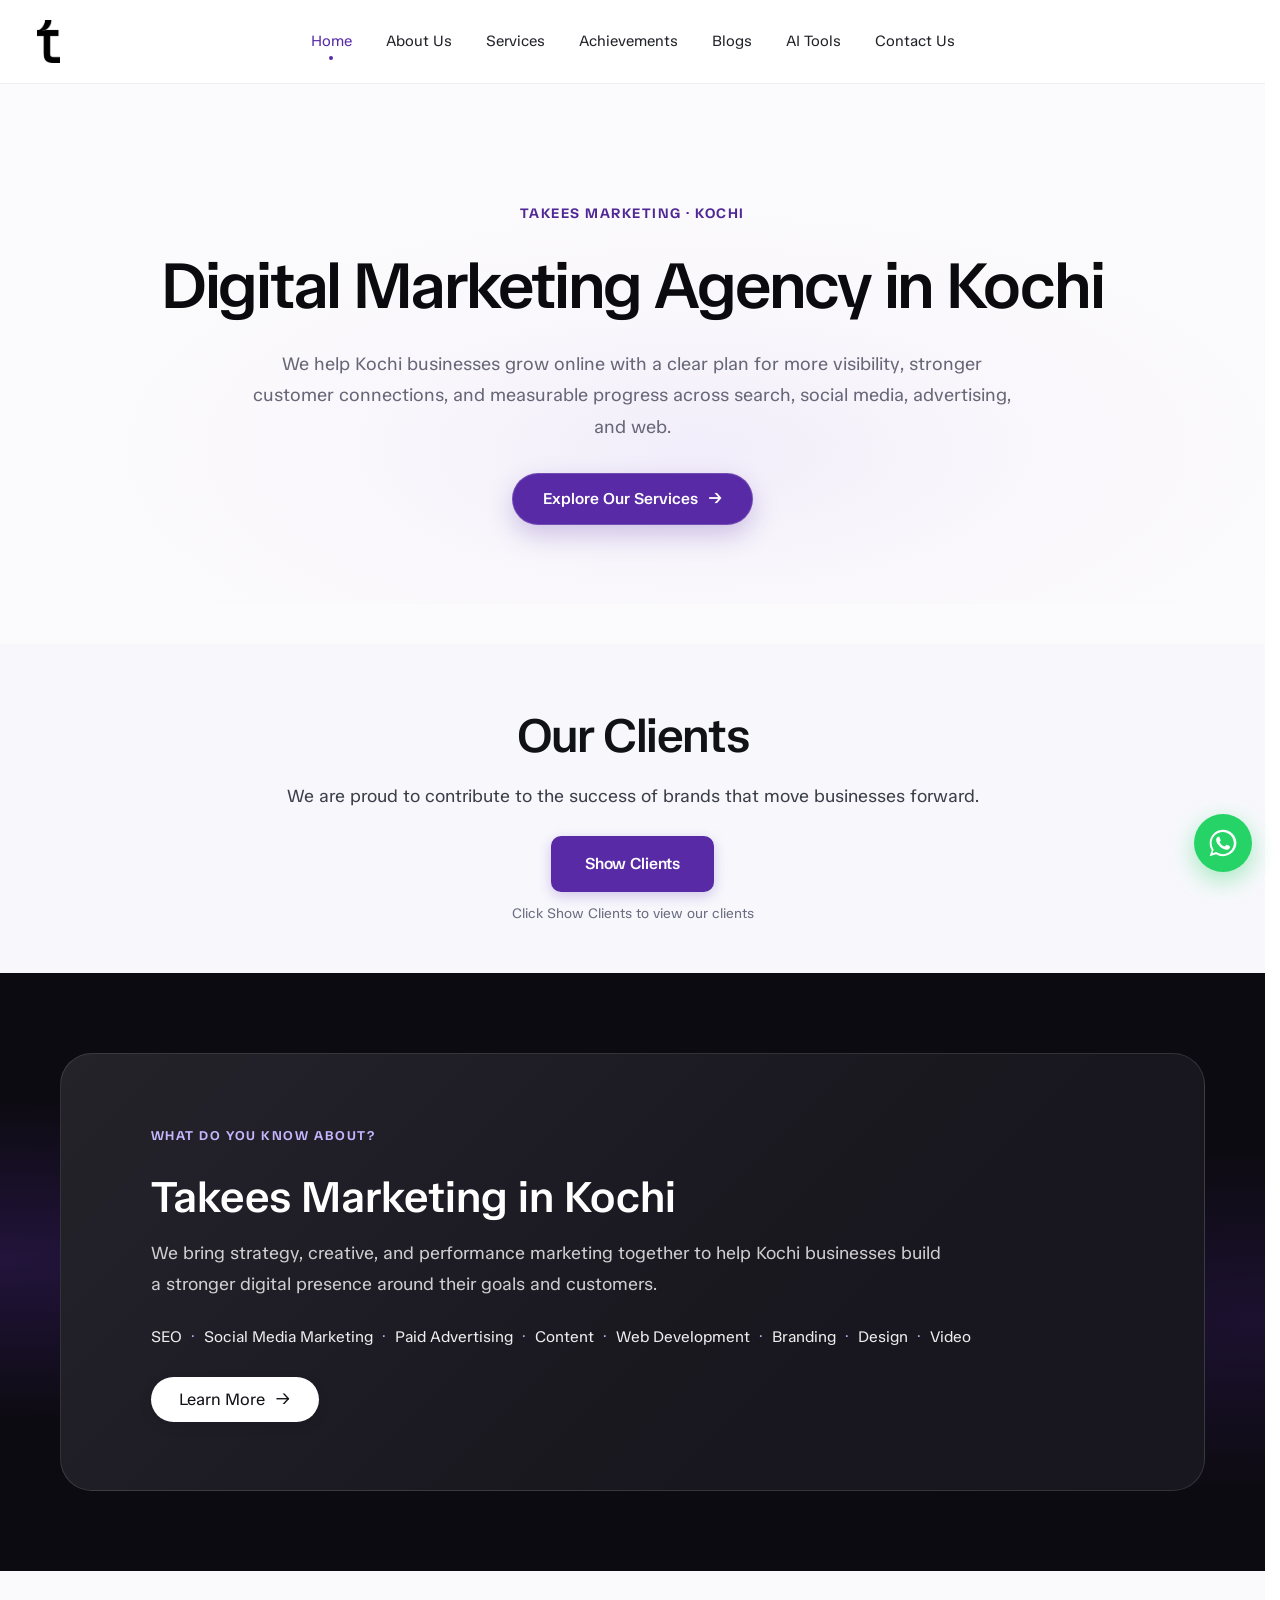
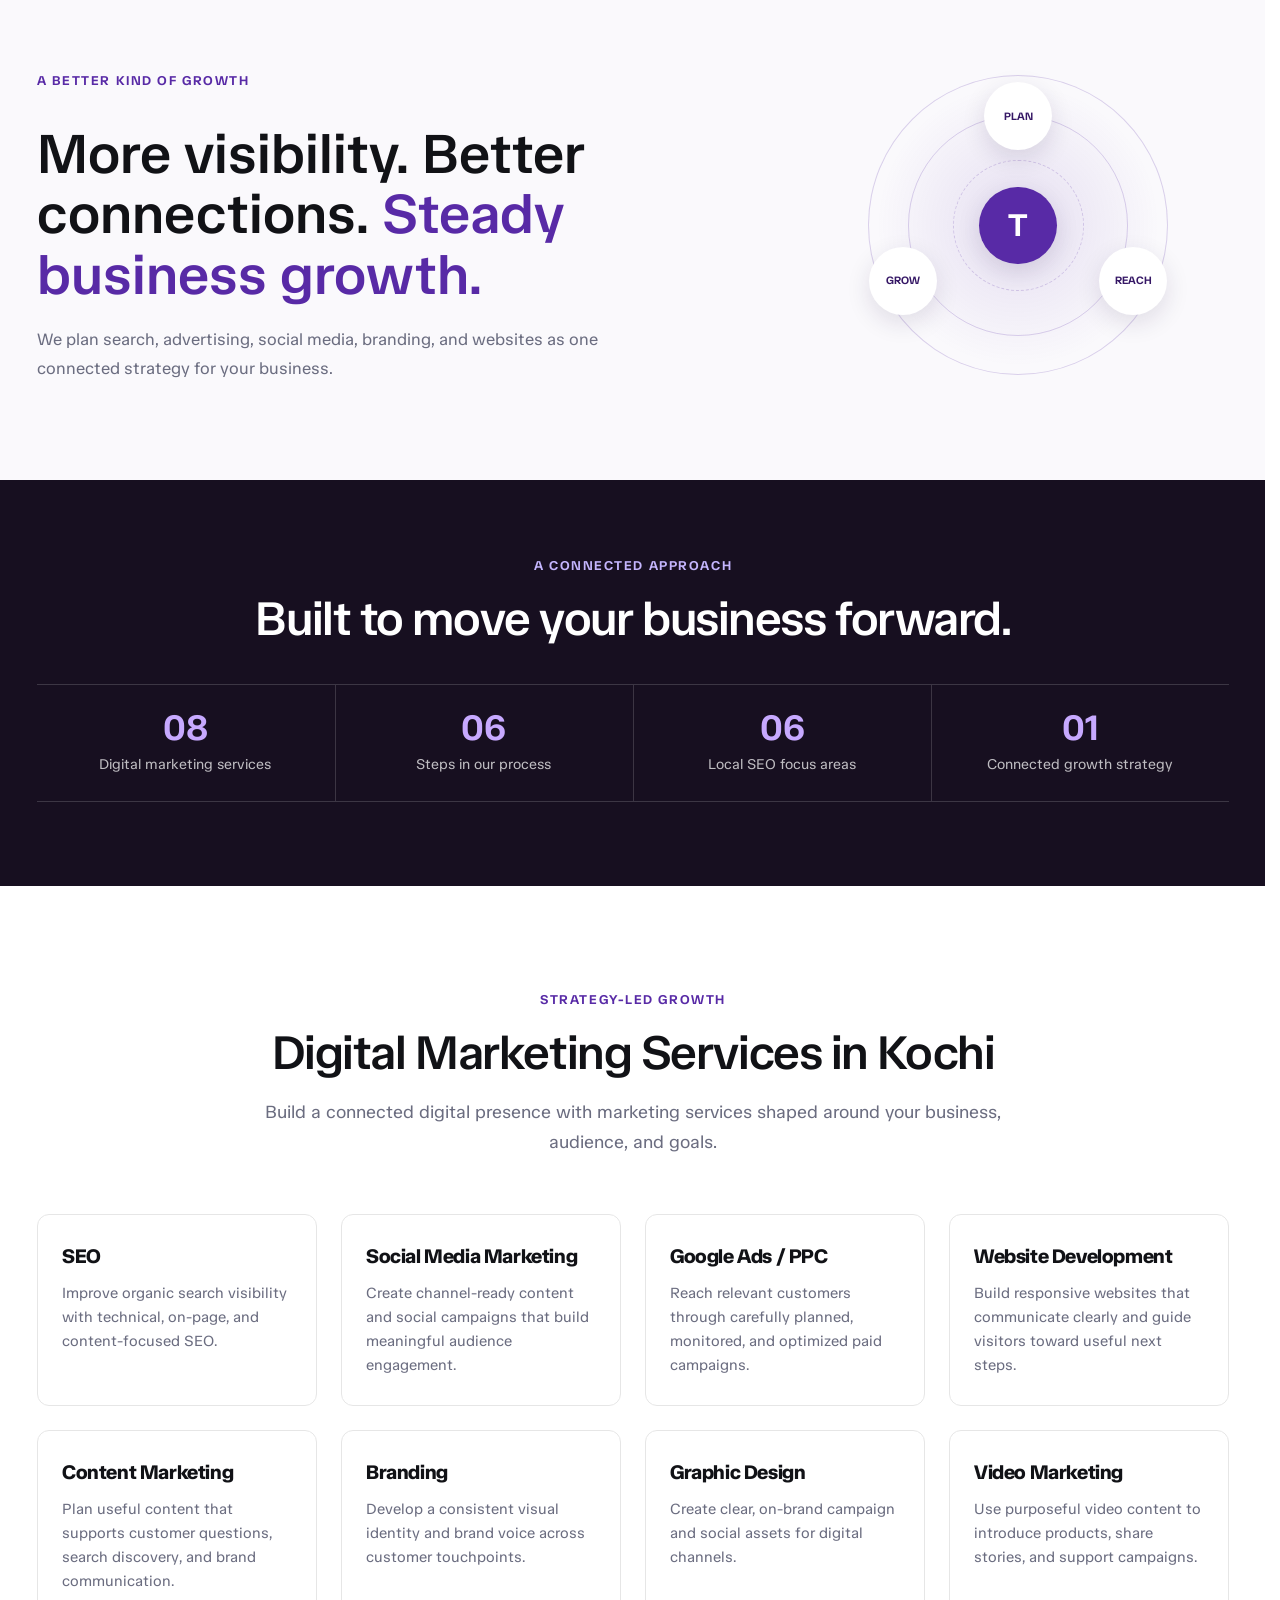
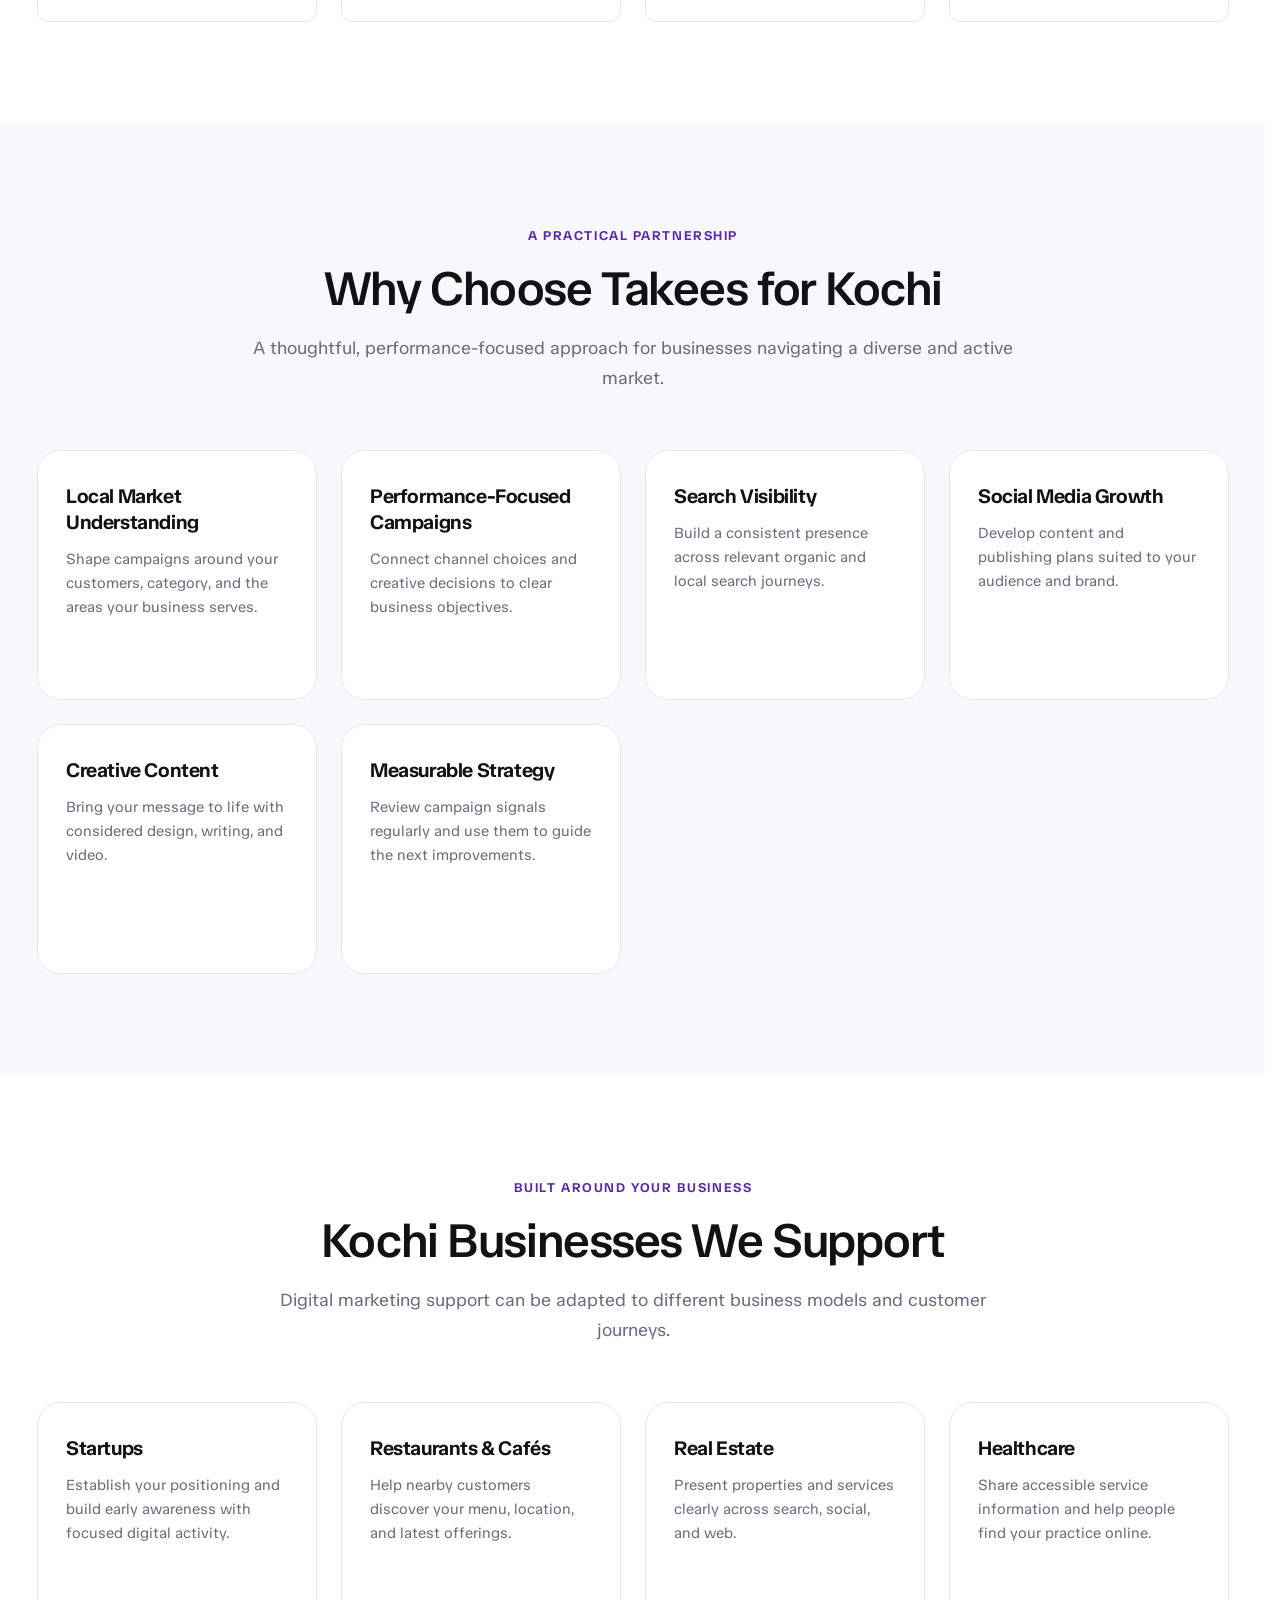
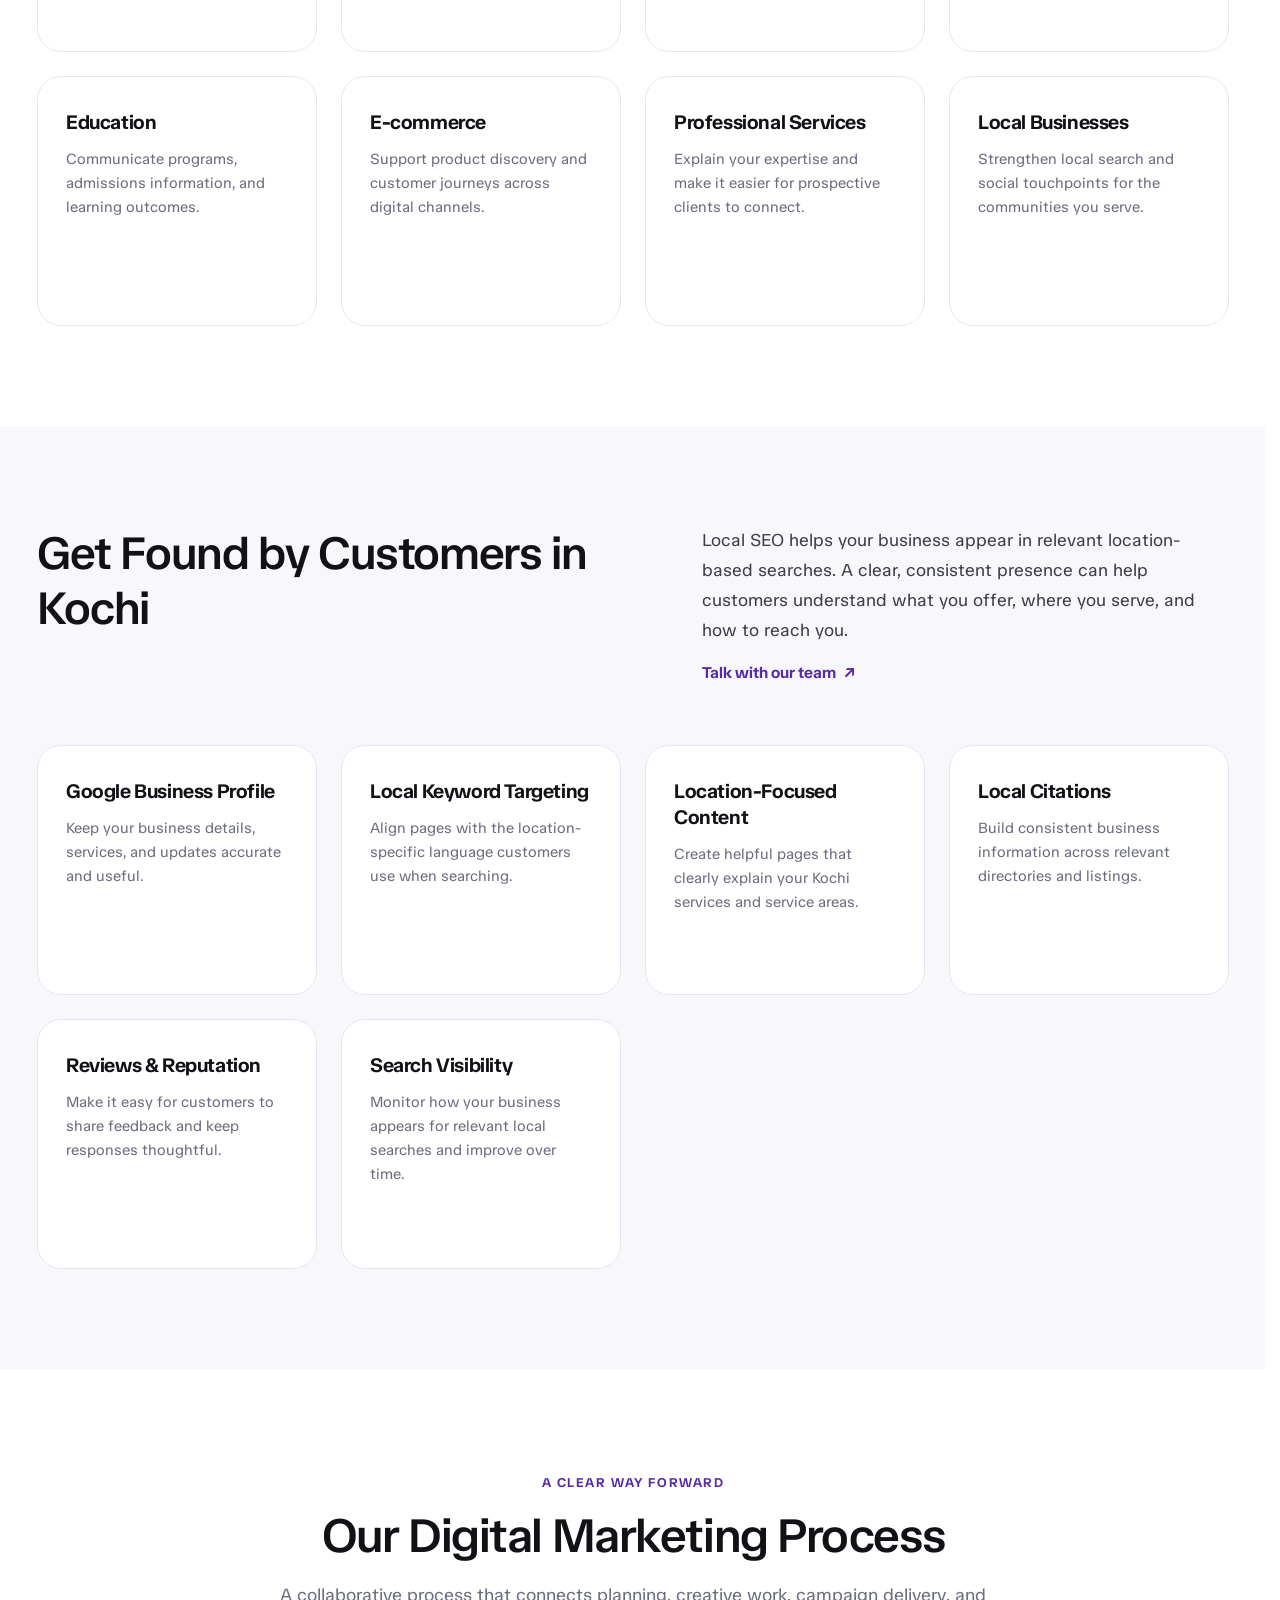
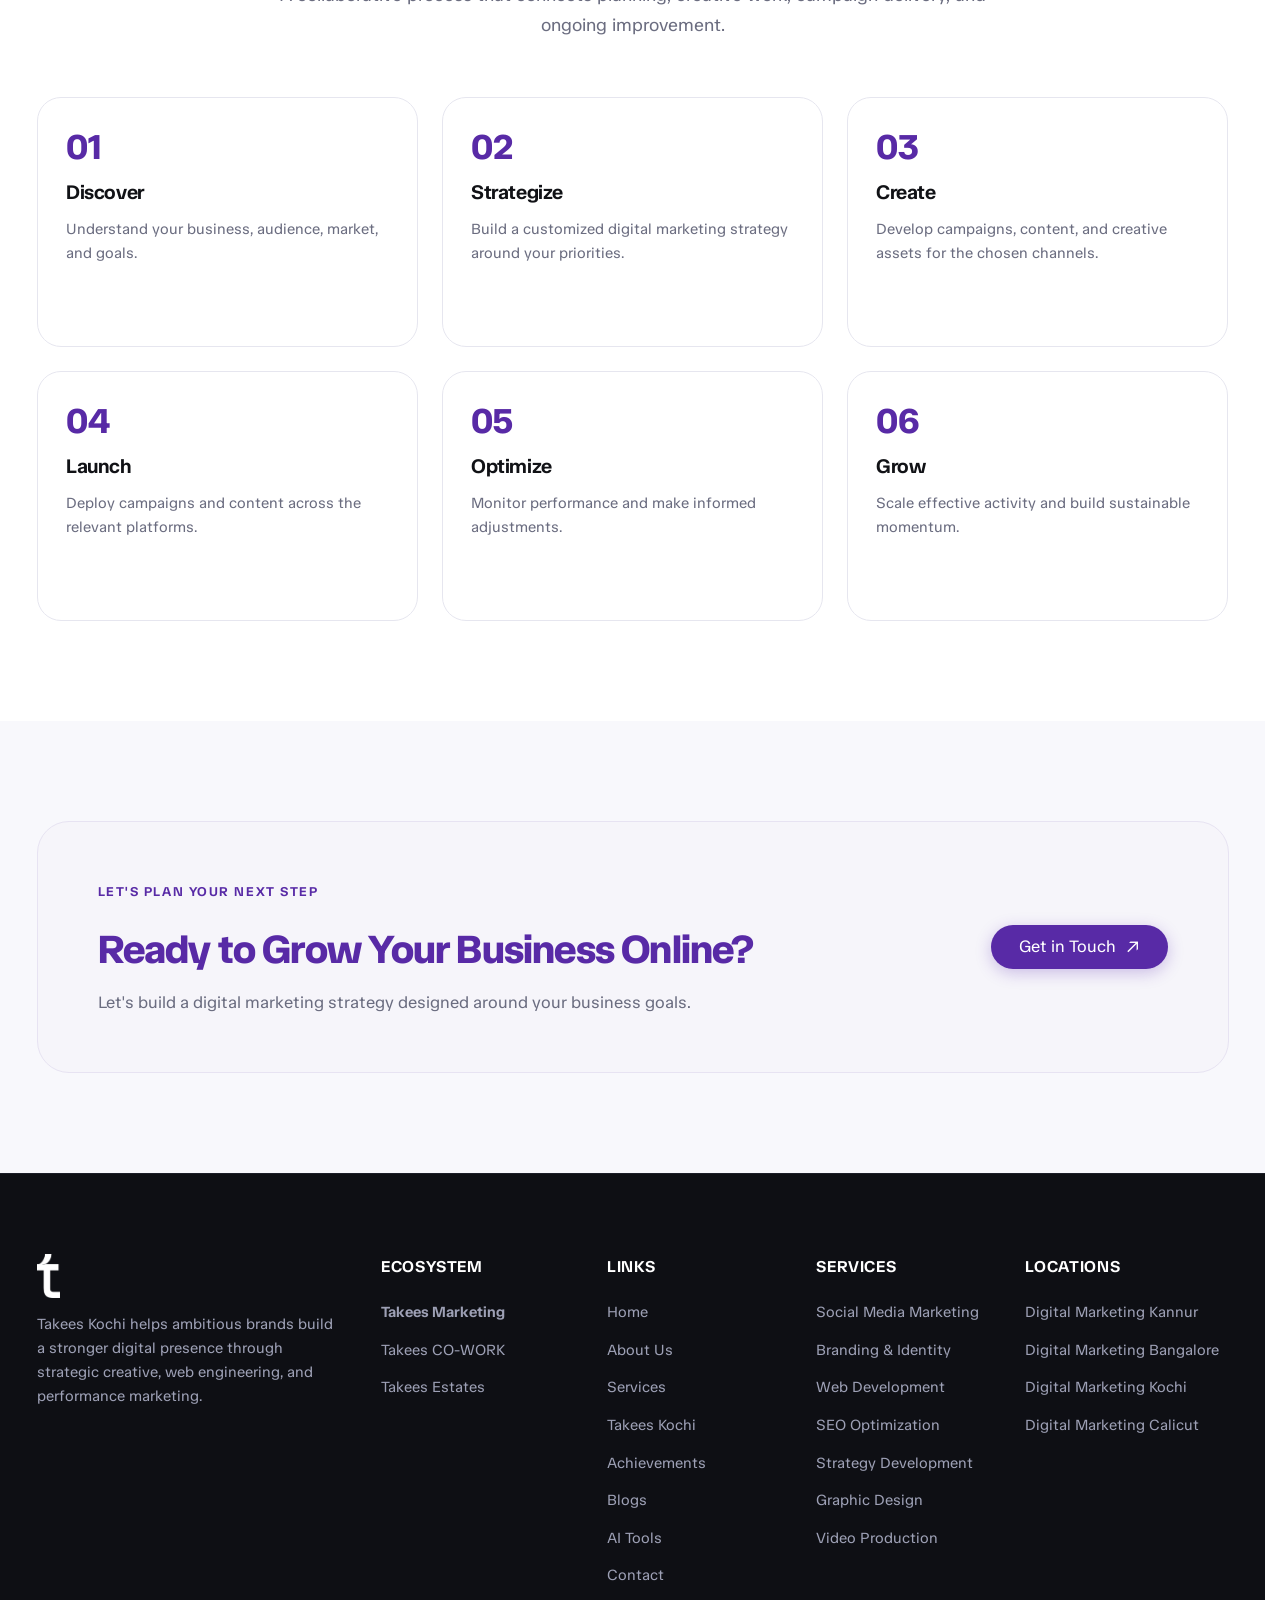
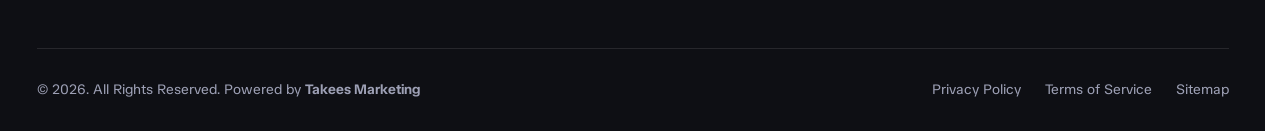
<file: index.html>
﻿<!DOCTYPE html>
<html lang="en">

<head>
  <meta charset="UTF-8">
  <meta name="viewport" content="width=device-width, initial-scale=1.0">
  <title>Digital Marketing Agency in Kochi | Takees Kochi</title>
  <meta name="description"
    content="Takees helps brands in Kochi build a stronger digital presence, reach the right audience, and turn visibility into measurable business growth.">
  <link rel="canonical" href="https://takees.in/kochi/">

  <link rel="stylesheet" href="css/style.css">
  <link rel="stylesheet" href="css/responsive.css">
  <link rel="stylesheet" href="css/kochi.css">
  <link rel="icon" type="image/svg+xml"
    href="data:image/svg+xml,<svg xmlns='http://www.w3.org/2000/svg' viewBox='0 0 32 32'><rect width='32' height='32' rx='8' fill='%23582AA6'/><text x='16' y='22' fill='%23ffffff' font-size='18' font-weight='800' font-family='sans-serif' text-anchor='middle'>t</text></svg>">
</head>

<body class="kochi-page">
  <header class="site-header" id="siteHeader">
    <div class="container nav-container">
      <a href="index.html" class="brand-logo" aria-label="Takees Marketing Home"><img src="assets/Vector.png" alt="Takees Marketing"></a>
      <nav class="nav-menu" id="navMenu" aria-label="Main Navigation">
        <a href="index.html" class="nav-link active">Home</a>
        <a href="about.html" class="nav-link">About Us</a>
        <a href="services.html" class="nav-link">Services</a>
        <a href="achievements.html" class="nav-link">Achievements</a>
        <a href="blogs.html" class="nav-link">Blogs</a>
        <a href="ai-tools.html" class="nav-link">AI Tools</a>
        <a href="contact.html" class="nav-link">Contact Us</a>
      </nav>
      <button class="menu-toggle" id="menuToggle" type="button" aria-label="Toggle Navigation Menu" aria-expanded="false">
        <span></span>
        <span></span>
        <span></span>
      </button>
    </div>
  </header>

  <main>
    <section class="home-hero bangalore-refresh kochi-hero" id="homeHero">
      <div class="container hero-layout">
        <div class="hero-content">
          <span class="kicker">TAKEES MARKETING · KOCHI</span>
          <h1 class="hero-heading">Digital Marketing Agency in <span class="hero-heading-location">Kochi</span></h1>
          <p class="hero-description">We help Kochi businesses grow online with a clear plan for more visibility, stronger customer connections, and measurable progress across search, social media, advertising, and web.</p>
          <div class="hero-actions">
            <a href="#kochiServices" class="btn btn-primary">Explore Our Services <span class="btn-arrow-icon">→</span></a>
          </div>
        </div>
      </div>
    </section>

    <section class="client-showcase" id="clients" aria-label="Our Clients">
      <div class="showcase-content">
        <h1>Our Clients</h1>
        <p>We are proud to contribute to the success of brands that move businesses forward.</p>
        <button type="button" class="industry-pill" id="clientsToggle" aria-expanded="false" aria-controls="clientsGrid">Show Clients</button>
        <p class="clients-helper" id="clientsHelper" aria-live="polite">Click Show Clients to view our clients</p>

        <div class="clients-grid-collapse" id="clientsGridCollapse" aria-hidden="true">
        <div class="clients-grid" id="clientsGrid" aria-label="32 client logos">
          <article class="client-card"><img src="assets/images/Al Barsha logo 1.png" alt="Al Barsha"></article>
          <article class="client-card"><img src="assets/images/Elor Colour.png" alt="Elor Lighting"></article>
          <article class="client-card"><img src="assets/images/entech logo1 1.png" alt="Entech"></article>
          <article class="client-card"><img src="assets/images/felizlogo.png" alt="Feliz Dentistry"></article>
          <article class="client-card"><img src="assets/images/kyma-gold.png" alt="Kyma Gold"></article>
          <article class="client-card"><img src="assets/images/Sorbete logo 2.png" alt="Sorbete"></article>
          <article class="client-card"><img src="assets/images/png logo @aroma 1.png" alt="Aroma"></article>
          <article class="client-card"><img src="assets/images/png logo @cakestudio 2.png" alt="Cake Studio"></article>
          <article class="client-card"><img src="assets/images/Logoeqtaad.png" alt="Eqtaad"></article>
          <article class="client-card"><img src="assets/images/KeyCee Constructions Logo PNG (2) 3.png" alt="KeyCee"></article>
          <article class="client-card"><img src="assets/images/zafcon logo white 1.png" alt="Zafcon"></article>
          <article class="client-card"><img src="assets/images/logo png sana 1.png" alt="Sana"></article>
          <article class="client-card"><img src="assets/images/logo colour 2.png" alt="Specs Mart Outlet"></article>
          <article class="client-card"><img src="assets/images/LOGO @ 1.png" alt="Aroma Tyres"></article>
          <article class="client-card"><img src="assets/images/LOGO1 BLACK PNG.png" alt="Narma Cafe"></article>
          <article class="client-card"><img src="assets/images/Logo PNG 1.png" alt="Roomskart"></article>
          <article class="client-card"><img src="assets/images/logo black 1.png" alt="Dunse"></article>
          <article class="client-card"><img src="assets/images/White logo png 3.png" alt="WGL"></article>
          <article class="client-card"><img src="assets/images/2 151454878.png" alt="Struota Global Industries"></article>
          <article class="client-card"><img src="assets/images/Group 1666.png" alt="Finder"></article>
          <article class="client-card"><img src="assets/images/Group 1986.png" alt="Daman"></article>
          <article class="client-card"><img src="assets/images/Group 604.png" alt="Fai N Fa Hair Masters"></article>
          <article class="client-card"><img src="assets/images/Group.png" alt="Snooze Living"></article>
          <article class="client-card"><img src="assets/images/Groupuhu.png" alt="iCD"></article>
          <article class="client-card"><img src="assets/images/hj.png" alt="The Cakery"></article>
          <article class="client-card"><img src="assets/images/bgbg.png" alt="Vastrangi"></article>
          <article class="client-card"><img src="assets/images/Untitled-1 45.png" alt="The Monsoon Restaurant"></article>
          <article class="client-card client-card--flyscanner"><img src="assets/images/WhatsApp Image 2026-06-16 at 8.49.05 PM copy 1.png" alt="Flyscanner Travel and Tourism"></article>
          <article class="client-card"><img src="assets/images/image-Photoroom - 2026-06-04T112613.725 1.png" alt="Vismaya Greenlines"></article>
          <article class="client-card"><img src="assets/images/IMG_8976-Photoroom 1.png" alt="Adaxes Sister Studio"></article>
          <article class="client-card"><img src="assets/images/Dr Febi's Brand Guideline 2.png" alt="Dr. Febi's Ortho, Rehab, and Sports Medicine"></article>
          <article class="client-card"><img src="assets/images/Base Brand Guideline-2 1.png" alt="Base Shoes and Bags"></article>
        </div>
        </div>
      </div>

    </section>

    <section class="kochi-about-section" id="aboutTakees">
      <div class="container">
        <div class="kochi-about-panel">
          <span class="kicker kicker-light">WHAT DO YOU KNOW ABOUT?</span>
          <h2>Takees Marketing in Kochi</h2>
          <p>We bring strategy, creative, and performance marketing together to help Kochi businesses build a stronger digital presence around their goals and customers.</p>
          <p class="kochi-about-services">SEO <span>·</span> Social Media Marketing <span>·</span> Paid Advertising <span>·</span> Content <span>·</span> Web Development <span>·</span> Branding <span>·</span> Design <span>·</span> Video</p>
          <a href="about.html" class="btn btn-white">Learn More <span class="btn-arrow-icon">→</span></a>
        </div>
      </div>
    </section>

    <section class="kochi-brand-statement" aria-labelledby="kochiGrowthTitle">
      <div class="container kochi-brand-layout">
        <div class="kochi-brand-copy">
          <span class="kicker">A BETTER KIND OF GROWTH</span>
          <h2 id="kochiGrowthTitle">More visibility. Better connections. <span>Steady business growth.</span></h2>
          <p>We plan search, advertising, social media, branding, and websites as one connected strategy for your business.</p>
        </div>
        <div class="kochi-orbit" aria-hidden="true">
          <span class="orbit-label orbit-idea">PLAN</span>
          <span class="orbit-label orbit-reach">REACH</span>
          <span class="orbit-label orbit-grow">GROW</span>
          <span class="orbit-core">T</span>
        </div>
      </div>
    </section>

    <section class="kochi-stats-section" aria-label="Takees Kochi at a glance">
      <div class="container">
        <div class="section-title-wrap text-center">
          <span class="kicker kicker-light">A CONNECTED APPROACH</span>
          <h2 class="section-title">Built to move your business forward.</h2>
        </div>
        <div class="kochi-stats-grid">
          <div class="kochi-stat"><strong>08</strong><span>Digital marketing services</span></div>
          <div class="kochi-stat"><strong>06</strong><span>Steps in our process</span></div>
          <div class="kochi-stat"><strong>06</strong><span>Local SEO focus areas</span></div>
          <div class="kochi-stat"><strong>01</strong><span>Connected growth strategy</span></div>
        </div>
      </div>
    </section>

    <section class="section" id="kochiServices">
      <div class="container">
        <div class="section-title-wrap text-center">
          <span class="kicker">STRATEGY-LED GROWTH</span>
          <h2 class="section-title">Digital Marketing Services in Kochi</h2>
          <p class="section-subtitle">Build a connected digital presence with marketing services shaped around your business, audience, and goals.</p>
        </div>
        <div class="services-grid-8">
          <article class="service-item-box">
            <h3 class="service-item-title">SEO</h3>
            <p class="service-item-desc">Improve organic search visibility with technical, on-page, and content-focused SEO.</p>
          </article>
          <article class="service-item-box">
            <h3 class="service-item-title">Social Media Marketing</h3>
            <p class="service-item-desc">Create channel-ready content and social campaigns that build meaningful audience engagement.</p>
          </article>
          <article class="service-item-box">
            <h3 class="service-item-title">Google Ads / PPC</h3>
            <p class="service-item-desc">Reach relevant customers through carefully planned, monitored, and optimized paid campaigns.</p>
          </article>
          <article class="service-item-box">
            <h3 class="service-item-title">Website Development</h3>
            <p class="service-item-desc">Build responsive websites that communicate clearly and guide visitors toward useful next steps.</p>
          </article>
          <article class="service-item-box">
            <h3 class="service-item-title">Content Marketing</h3>
            <p class="service-item-desc">Plan useful content that supports customer questions, search discovery, and brand communication.</p>
          </article>
          <article class="service-item-box">
            <h3 class="service-item-title">Branding</h3>
            <p class="service-item-desc">Develop a consistent visual identity and brand voice across customer touchpoints.</p>
          </article>
          <article class="service-item-box">
            <h3 class="service-item-title">Graphic Design</h3>
            <p class="service-item-desc">Create clear, on-brand campaign and social assets for digital channels.</p>
          </article>
          <article class="service-item-box">
            <h3 class="service-item-title">Video Marketing</h3>
            <p class="service-item-desc">Use purposeful video content to introduce products, share stories, and support campaigns.</p>
          </article>
        </div>
      </div>
    </section>

    <section class="section" style="background-color: var(--bg-subtle);" id="whyKochi">
      <div class="container">
        <div class="section-title-wrap text-center">
          <span class="kicker">A PRACTICAL PARTNERSHIP</span>
          <h2 class="section-title">Why Choose Takees for Kochi</h2>
          <p class="section-subtitle">A thoughtful, performance-focused approach for businesses navigating a diverse and active market.</p>
        </div>
        <div class="cards-grid-4">
          <article class="feature-card">
            <h3 class="card-title">Local Market Understanding</h3>
            <p class="card-desc">Shape campaigns around your customers, category, and the areas your business serves.</p>
          </article>
          <article class="feature-card">
            <h3 class="card-title">Performance-Focused Campaigns</h3>
            <p class="card-desc">Connect channel choices and creative decisions to clear business objectives.</p>
          </article>
          <article class="feature-card">
            <h3 class="card-title">Search Visibility</h3>
            <p class="card-desc">Build a consistent presence across relevant organic and local search journeys.</p>
          </article>
          <article class="feature-card">
            <h3 class="card-title">Social Media Growth</h3>
            <p class="card-desc">Develop content and publishing plans suited to your audience and brand.</p>
          </article>
          <article class="feature-card">
            <h3 class="card-title">Creative Content</h3>
            <p class="card-desc">Bring your message to life with considered design, writing, and video.</p>
          </article>
          <article class="feature-card">
            <h3 class="card-title">Measurable Strategy</h3>
            <p class="card-desc">Review campaign signals regularly and use them to guide the next improvements.</p>
          </article>
        </div>
      </div>
    </section>

    <section class="section" id="businessTypes">
      <div class="container">
        <div class="section-title-wrap text-center">
          <span class="kicker">BUILT AROUND YOUR BUSINESS</span>
          <h2 class="section-title">Kochi Businesses We Support</h2>
          <p class="section-subtitle">Digital marketing support can be adapted to different business models and customer journeys.</p>
        </div>
        <div class="cards-grid-4">
          <article class="feature-card"><h3 class="card-title">Startups</h3><p class="card-desc">Establish your positioning and build early awareness with focused digital activity.</p></article>
          <article class="feature-card"><h3 class="card-title">Restaurants &amp; Cafés</h3><p class="card-desc">Help nearby customers discover your menu, location, and latest offerings.</p></article>
          <article class="feature-card"><h3 class="card-title">Real Estate</h3><p class="card-desc">Present properties and services clearly across search, social, and web.</p></article>
          <article class="feature-card"><h3 class="card-title">Healthcare</h3><p class="card-desc">Share accessible service information and help people find your practice online.</p></article>
          <article class="feature-card"><h3 class="card-title">Education</h3><p class="card-desc">Communicate programs, admissions information, and learning outcomes.</p></article>
          <article class="feature-card"><h3 class="card-title">E-commerce</h3><p class="card-desc">Support product discovery and customer journeys across digital channels.</p></article>
          <article class="feature-card"><h3 class="card-title">Professional Services</h3><p class="card-desc">Explain your expertise and make it easier for prospective clients to connect.</p></article>
          <article class="feature-card"><h3 class="card-title">Local Businesses</h3><p class="card-desc">Strengthen local search and social touchpoints for the communities you serve.</p></article>
        </div>
      </div>
    </section>

    <section class="section" style="background-color: var(--bg-subtle);" id="localSeo">
      <div class="container">
        <div class="why-takees-header">
          <h2 class="why-takees-title">Get Found by Customers in Kochi</h2>
          <div>
            <p class="why-takees-text">Local SEO helps your business appear in relevant location-based searches. A clear, consistent presence can help customers understand what you offer, where you serve, and how to reach you.</p>
            <a href="contact.html" class="learn-more-link">Talk with our team <span>&#8599;</span></a>
          </div>
        </div>
        <div class="cards-grid-4">
          <article class="feature-card"><h3 class="card-title">Google Business Profile</h3><p class="card-desc">Keep your business details, services, and updates accurate and useful.</p></article>
          <article class="feature-card"><h3 class="card-title">Local Keyword Targeting</h3><p class="card-desc">Align pages with the location-specific language customers use when searching.</p></article>
          <article class="feature-card"><h3 class="card-title">Location-Focused Content</h3><p class="card-desc">Create helpful pages that clearly explain your Kochi services and service areas.</p></article>
          <article class="feature-card"><h3 class="card-title">Local Citations</h3><p class="card-desc">Build consistent business information across relevant directories and listings.</p></article>
          <article class="feature-card"><h3 class="card-title">Reviews &amp; Reputation</h3><p class="card-desc">Make it easy for customers to share feedback and keep responses thoughtful.</p></article>
          <article class="feature-card"><h3 class="card-title">Search Visibility</h3><p class="card-desc">Monitor how your business appears for relevant local searches and improve over time.</p></article>
        </div>
      </div>
    </section>

    <section class="section" id="ourProcess">
      <div class="container">
        <div class="section-title-wrap text-center">
          <span class="kicker">A CLEAR WAY FORWARD</span>
          <h2 class="section-title">Our Digital Marketing Process</h2>
          <p class="section-subtitle">A collaborative process that connects planning, creative work, campaign delivery, and ongoing improvement.</p>
        </div>
        <div class="offer-grid-3 kochi-process-grid">
          <article class="feature-card"><div class="step-number">01</div><h3 class="card-title">Discover</h3><p class="card-desc">Understand your business, audience, market, and goals.</p></article>
          <article class="feature-card"><div class="step-number">02</div><h3 class="card-title">Strategize</h3><p class="card-desc">Build a customized digital marketing strategy around your priorities.</p></article>
          <article class="feature-card"><div class="step-number">03</div><h3 class="card-title">Create</h3><p class="card-desc">Develop campaigns, content, and creative assets for the chosen channels.</p></article>
          <article class="feature-card"><div class="step-number">04</div><h3 class="card-title">Launch</h3><p class="card-desc">Deploy campaigns and content across the relevant platforms.</p></article>
          <article class="feature-card"><div class="step-number">05</div><h3 class="card-title">Optimize</h3><p class="card-desc">Monitor performance and make informed adjustments.</p></article>
          <article class="feature-card"><div class="step-number">06</div><h3 class="card-title">Grow</h3><p class="card-desc">Scale effective activity and build sustainable momentum.</p></article>
        </div>
      </div>
    </section>

    <section class="section" style="background-color: var(--bg-subtle);" id="kochiContact">
      <div class="container">
        <div class="cta-banner-light">
          <div>
            <span class="kicker">LET'S PLAN YOUR NEXT STEP</span>
            <h2 class="cta-banner-light-title">Ready to Grow Your Business Online?</h2>
            <p class="cta-banner-light-desc">Let's build a digital marketing strategy designed around your business goals.</p>
          </div>
          <a href="contact.html" class="btn btn-primary">Get in Touch <span class="btn-arrow-icon">&#8599;</span></a>
        </div>
      </div>
    </section>
  </main>

  <footer class="site-footer" id="siteFooter">
    <div class="container">
      <div class="footer-top">
        <div class="footer-brand">
          <a href="index.html" class="brand-logo" aria-label="Takees Marketing Home"><img src="assets/Vector.png" alt="Takees Marketing"></a>
          <p class="footer-desc">Takees Kochi helps ambitious brands build a stronger digital presence through strategic creative, web engineering, and performance marketing.</p>
        </div>
        <div>
          <h4 class="footer-col-title">ECOSYSTEM</h4>
          <ul class="footer-links">
            <li><a href="index.html" class="footer-link"><strong>Takees Marketing</strong></a></li>
            <li><a href="https://takeescowork.com/" class="footer-link" target="_blank" rel="noopener noreferrer">Takees CO-WORK</a></li>
            <li><a href="https://takeesestates.com/" class="footer-link" target="_blank" rel="noopener noreferrer">Takees Estates</a></li>
          </ul>
        </div>
        <div>
          <h4 class="footer-col-title">LINKS</h4>
          <ul class="footer-links">
            <li><a href="index.html" class="footer-link">Home</a></li>
            <li><a href="about.html" class="footer-link">About Us</a></li>
            <li><a href="services.html" class="footer-link">Services</a></li>
            <li><a href="index.html" class="footer-link">Takees Kochi</a></li>
            <li><a href="achievements.html" class="footer-link">Achievements</a></li>
            <li><a href="blogs.html" class="footer-link">Blogs</a></li>
            <li><a href="ai-tools.html" class="footer-link">AI Tools</a></li>
            <li><a href="contact.html" class="footer-link">Contact</a></li>
          </ul>
        </div>
        <div>
          <h4 class="footer-col-title">SERVICES</h4>
          <ul class="footer-links">
            <li><a href="services.html#social-media" class="footer-link">Social Media Marketing</a></li>
            <li><a href="services.html#branding" class="footer-link">Branding &amp; Identity</a></li>
            <li><a href="services.html#web-dev" class="footer-link">Web Development</a></li>
            <li><a href="services.html#seo" class="footer-link">SEO Optimization</a></li>
            <li><a href="services.html#strategy" class="footer-link">Strategy Development</a></li>
            <li><a href="services.html#graphic-design" class="footer-link">Graphic Design</a></li>
            <li><a href="services.html#video-production" class="footer-link">Video Production</a></li>
          </ul>
        </div>
        <div>
          <h4 class="footer-col-title">LOCATIONS</h4>
          <ul class="footer-links">
            <li><a href="file:///C:/Users/FARAZ/OneDrive/Desktop/takees%20kannur/index.html" class="footer-link">Digital Marketing Kannur</a></li>
            <li><a href="file:///C:/Users/FARAZ/OneDrive/Desktop/takees%20bnglr%20anti/index.html" class="footer-link">Digital Marketing Bangalore</a></li>
            <li><a href="file:///C:/Users/FARAZ/OneDrive/Desktop/takees%20kochi/index.html" class="footer-link">Digital Marketing Kochi</a></li>
            <li><a href="#" class="footer-link">Digital Marketing Calicut</a></li>
          </ul>
        </div>
      </div>
      <div class="footer-bottom">
        <div>&copy; 2026. All Rights Reserved. Powered by <strong>Takees Marketing</strong></div>
        <div class="footer-legal-links">
          <span>Privacy Policy</span>
          <span>Terms of Service</span>
          <span>Sitemap</span>
        </div>
      </div>
    </div>
  </footer>

  <a href="https://wa.me/918137890091?text=Hi%20Takees%20Marketing%2C%20I%20would%20like%20to%20inquire%20about%20your%20services."
    class="floating-whatsapp" target="_blank" rel="noopener noreferrer" aria-label="Chat with Takees Marketing on WhatsApp">
    <svg viewBox="0 0 24 24" aria-hidden="true">
      <path d="M12.031 2C6.495 2 2 6.495 2 12.031c0 1.97.57 3.81 1.558 5.373L2 22l4.773-1.523c1.51.91 3.266 1.434 5.258 1.434 5.536 0 10.031-4.495 10.031-10.031C22.062 6.495 17.567 2 12.031 2zm0 18.375c-1.745 0-3.37-.5-4.75-1.37l-.34-.21-2.83.9.91-2.75-.22-.35a8.293 8.293 0 0 1-1.36-4.564c0-4.6 3.74-8.34 8.34-8.34 4.6 0 8.34 3.74 8.34 8.34 0 4.6-3.74 8.34-8.34 8.34zm4.56-6.24c-.25-.13-1.48-.73-1.71-.81-.23-.08-.4-.13-.57.13-.17.25-.66.81-.81.98-.15.17-.3.19-.55.06-.25-.13-1.06-.39-2.02-1.25-.75-.67-1.25-1.5-1.4-1.75-.15-.25-.02-.39.11-.51.11-.11.25-.29.38-.44.13-.15.17-.25.25-.42.08-.17.04-.32-.02-.45-.06-.13-.57-1.37-.78-1.88-.2-.49-.41-.43-.57-.43h-.48c-.17 0-.45.06-.69.32-.23.25-.9.88-.9 2.15s.92 2.5 1.05 2.67c.13.17 1.81 2.76 4.39 3.87.61.26 1.09.42 1.46.54.62.2 1.18.17 1.63.1.5-.07 1.48-.61 1.69-1.2.21-.59.21-1.1.15-1.2-.06-.1-.23-.17-.48-.29z" />
    </svg>
    <span class="tooltip">Chat with us on WhatsApp</span>
  </a>

  <script src="js/main.js"></script>
</body>

</html>
</file>
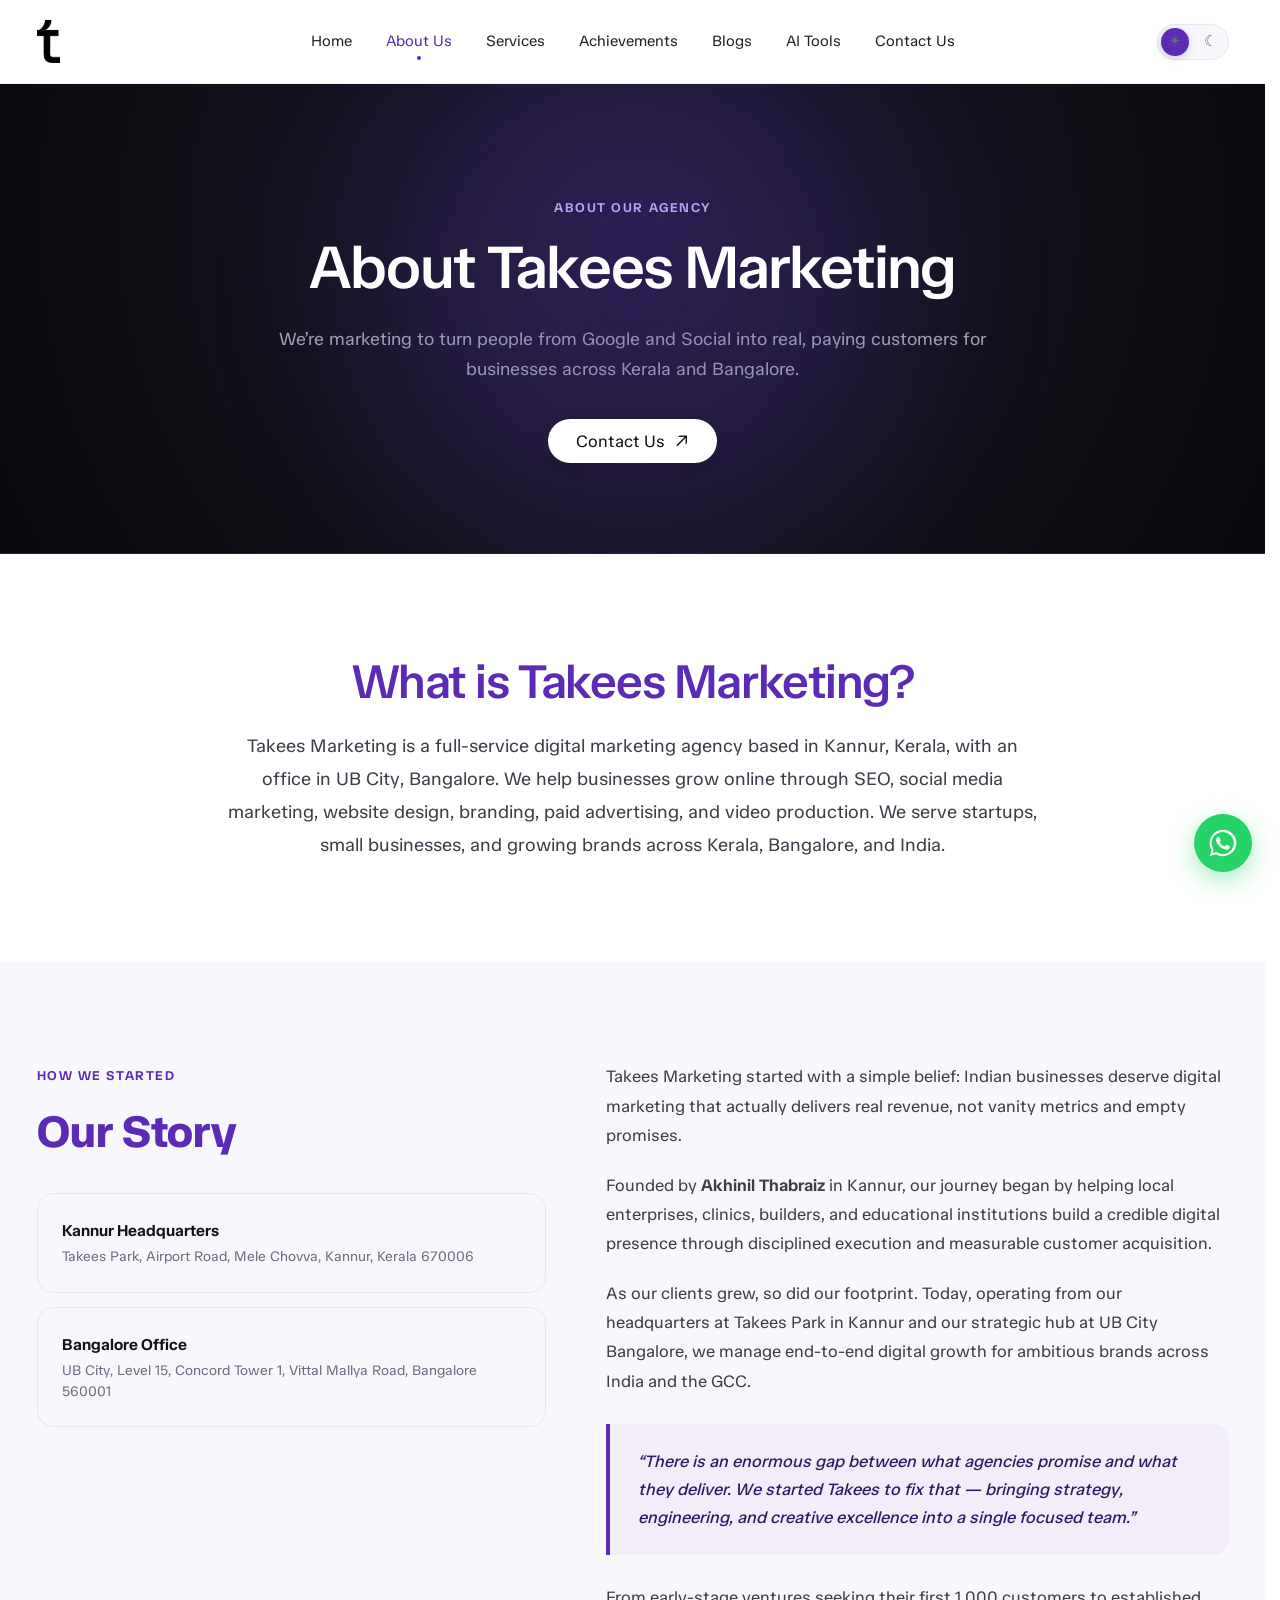
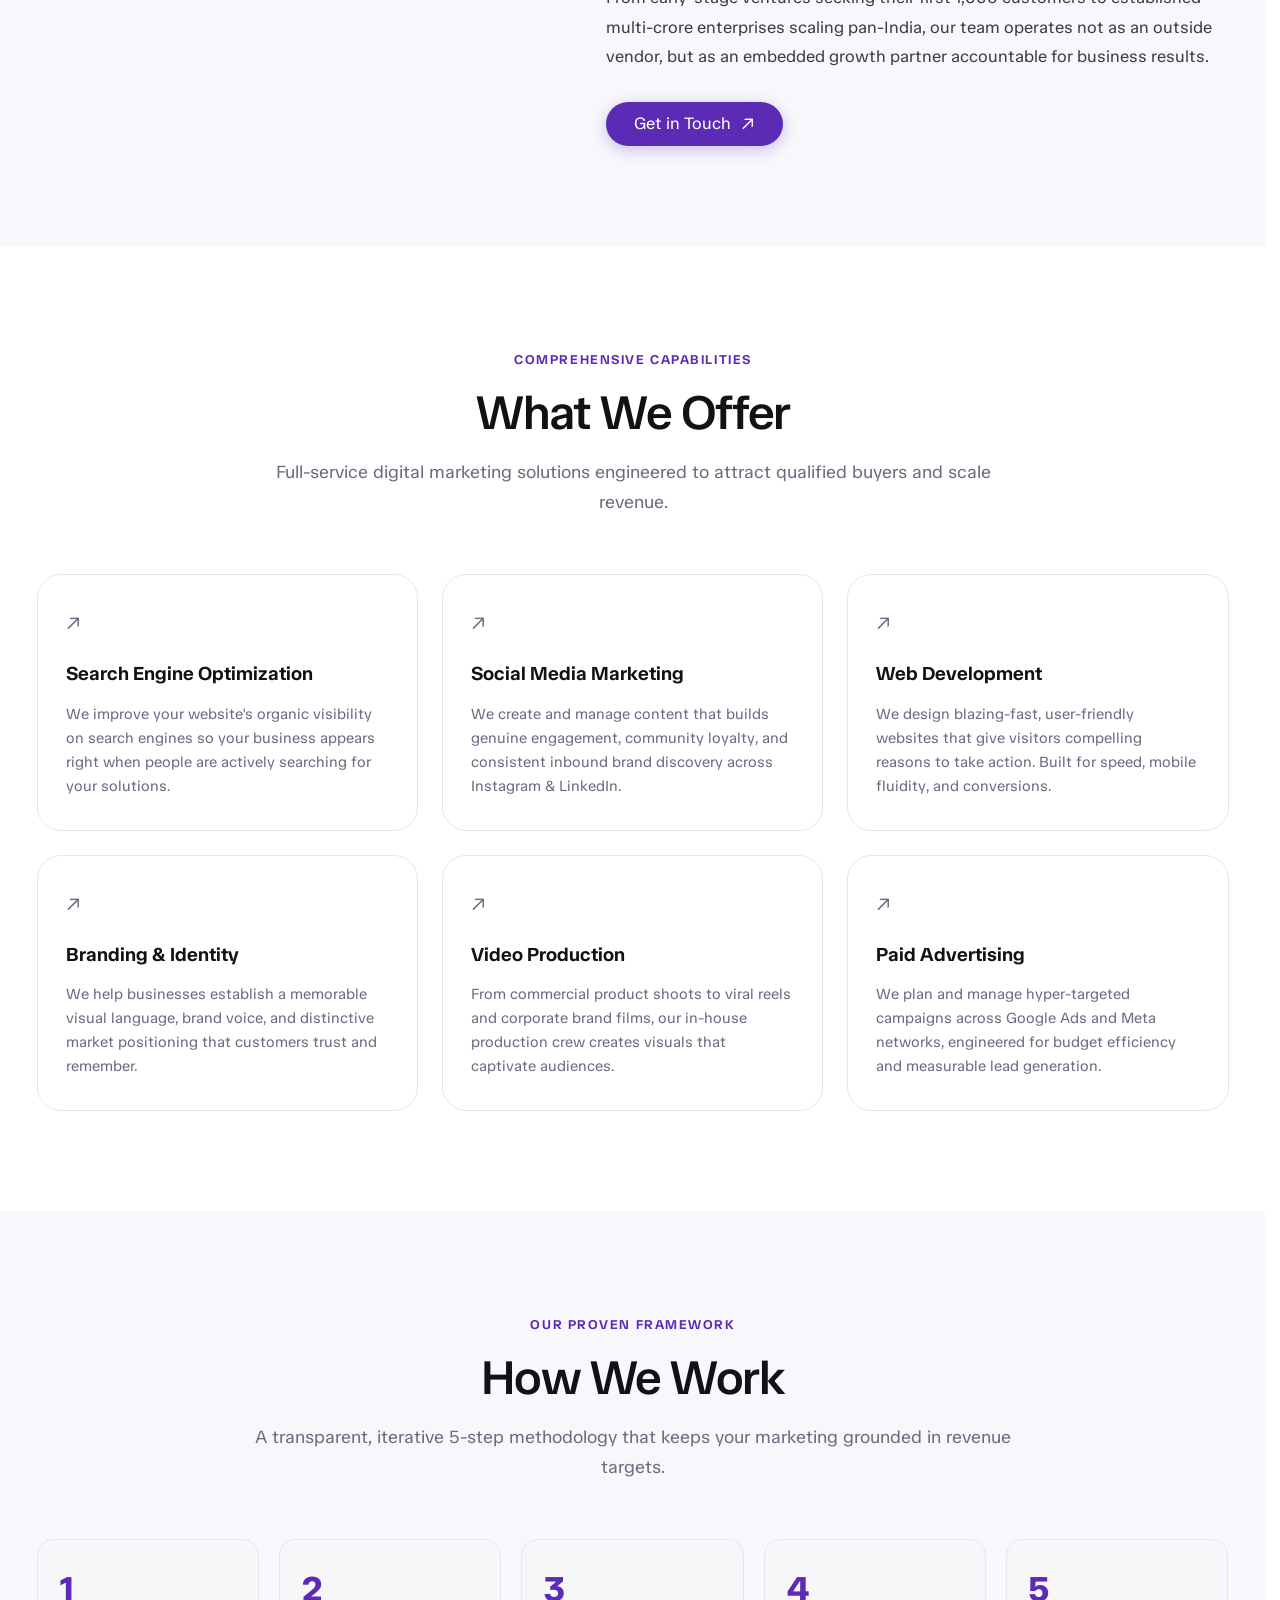
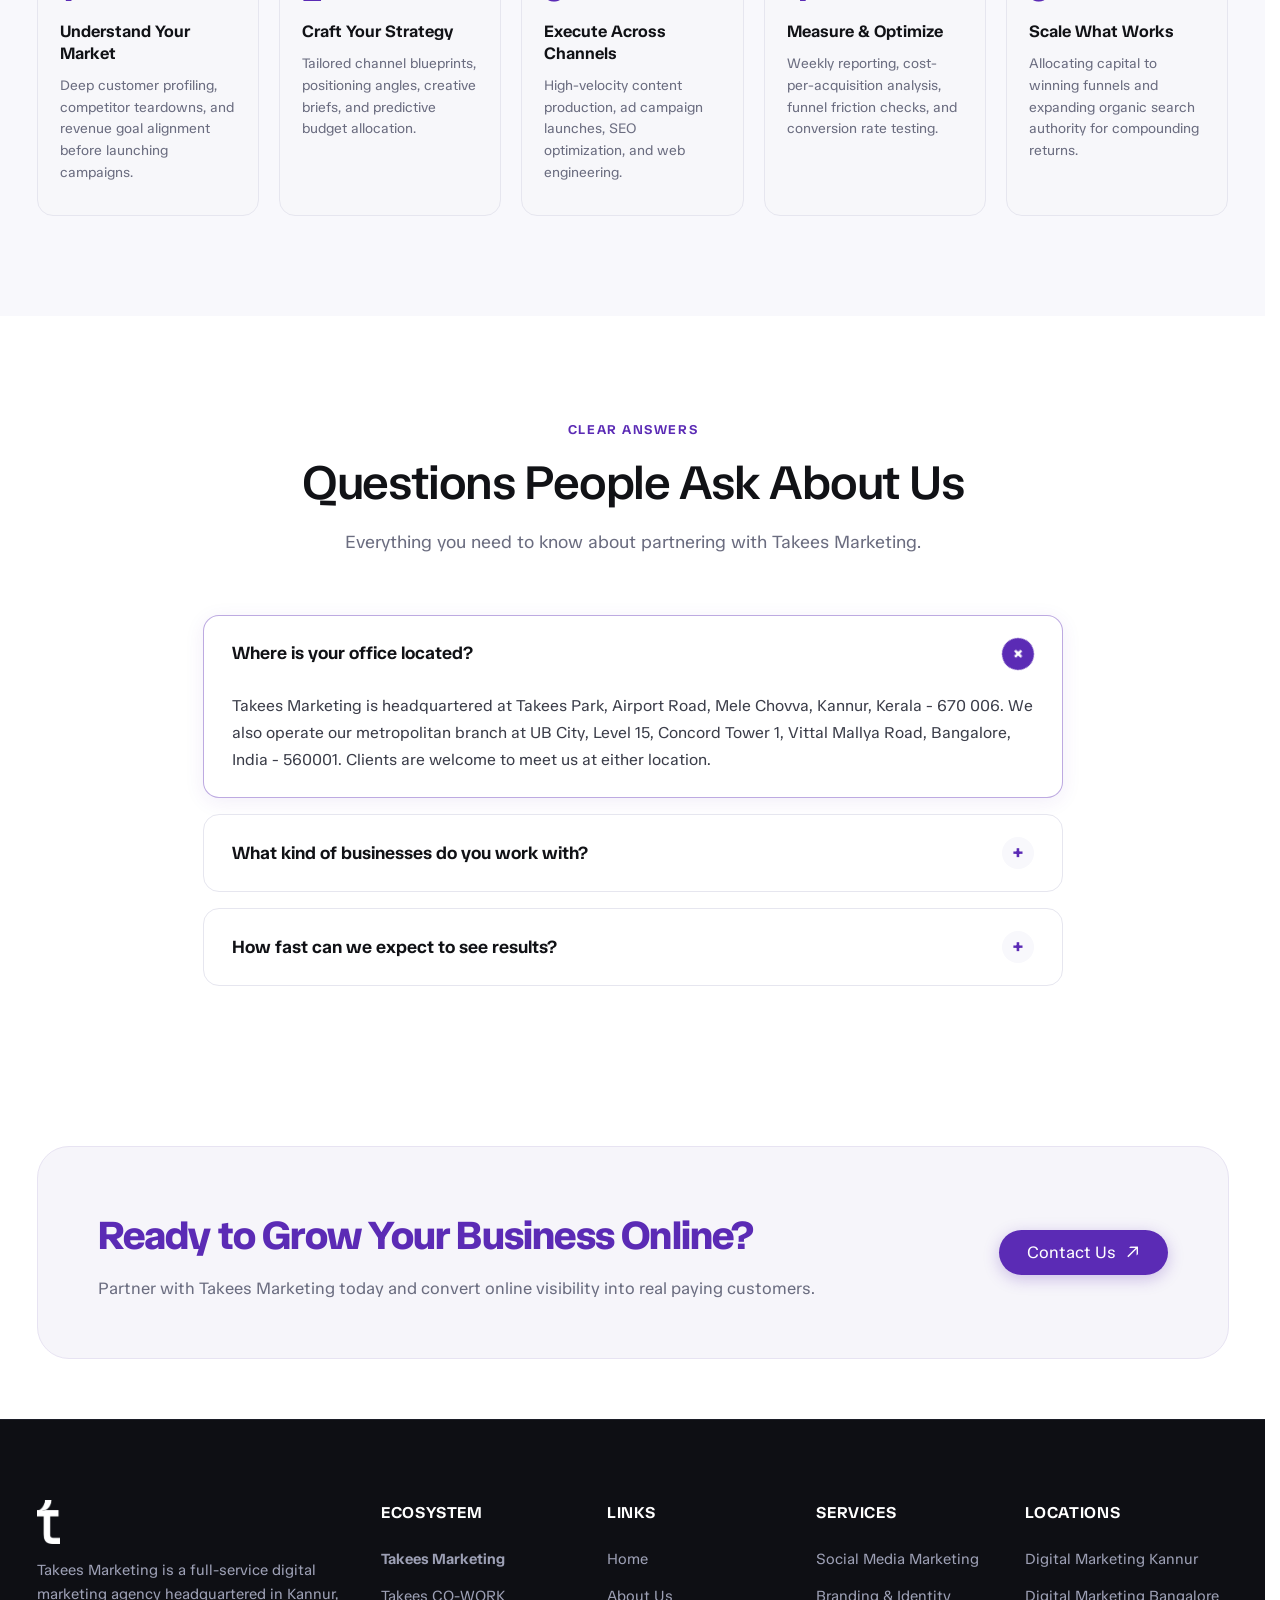
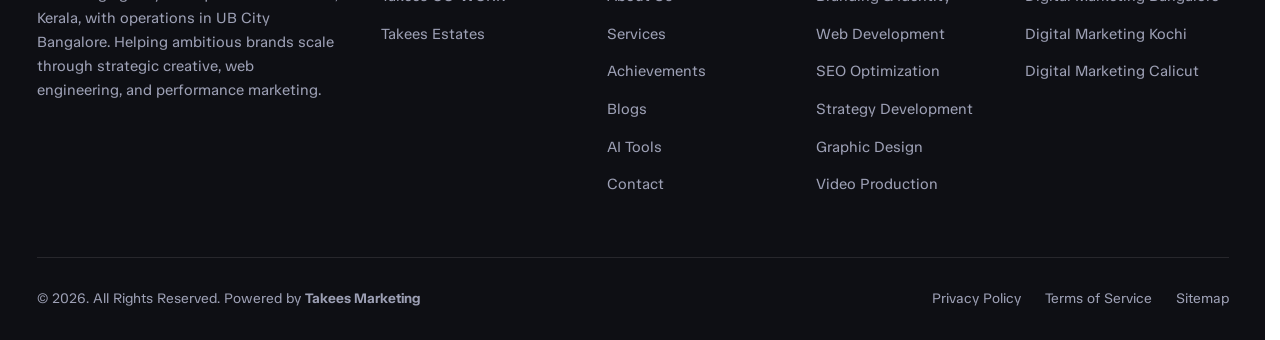
<file: about.html>
﻿<!DOCTYPE html>
<html lang="en">

<head>
  <meta charset="UTF-8">
  <meta name="viewport" content="width=device-width, initial-scale=1.0">
  <title>About Takees Marketing | Digital Marketing Agency in Kannur & Bangalore</title>
  <meta name="description"
    content="Learn about Takees Marketing, our story, our 5-step growth methodology, and how our team helps businesses across Kerala and Bangalore turn digital traffic into paying customers.">
  <link rel="canonical" href="https://takees.in/about-takees-marketing/">

  <!-- Stylesheets -->
  <script src="js/theme-init.js"></script>
  <link rel="stylesheet" href="css/style.css">
  <link rel="stylesheet" href="css/responsive.css">

  <!-- Favicon -->
  <link rel="icon" type="image/svg+xml"
    href="data:image/svg+xml,<svg xmlns='http://www.w3.org/2000/svg' viewBox='0 0 32 32'><rect width='32' height='32' rx='8' fill='%235b2bb5'/><text x='16' y='22' fill='%23ffffff' font-size='18' font-weight='800' font-family='sans-serif' text-anchor='middle'>t</text></svg>">
</head>

<body>

  <!-- =========================================================================
       HEADER / NAVIGATION
       ========================================================================= -->
  <header class="site-header" id="siteHeader">
    <div class="container nav-container">
      <a href="index.html" class="brand-logo" aria-label="Takees Marketing Home"><img src="assets/Vector.png" alt="Takees Marketing"></a>

      <!-- Desktop Navigation -->
      <nav class="nav-menu" id="navMenu" aria-label="Main Navigation">
        <a href="index.html" class="nav-link">Home</a>
        <a href="about.html" class="nav-link active">About Us</a>
        <a href="services.html" class="nav-link">Services</a>
        <a href="achievements.html" class="nav-link">Achievements</a>
        <a href="blogs.html" class="nav-link">Blogs</a>
        <a href="ai-tools.html" class="nav-link">AI Tools</a>
        <a href="contact.html" class="nav-link">Contact Us</a>
      </nav>

      <!-- Mobile Hamburger Button -->
      <button class="theme-toggle" id="themeToggle" type="button" aria-label="Switch to dark mode" aria-pressed="false">
        <span class="theme-toggle-icon theme-toggle-sun" aria-hidden="true">&#9728;</span>
        <span class="theme-toggle-track" aria-hidden="true"><span class="theme-toggle-thumb"></span></span>
        <span class="theme-toggle-icon theme-toggle-moon" aria-hidden="true">&#9790;</span>
      </button>

      <button class="menu-toggle" id="menuToggle" aria-label="Toggle Navigation Menu" aria-expanded="false">
        <span></span>
        <span></span>
        <span></span>
      </button>
    </div>
  </header>

  <!-- =========================================================================
       HERO: ABOUT TAKEES MARKETING (DARK SECTION)
       ========================================================================= -->
  <section class="dark-hero" id="aboutHero">
    <div class="container">
      <span class="kicker kicker-light">ABOUT OUR AGENCY</span>
      <h1 class="section-title">About Takees Marketing</h1>
      <p class="section-subtitle">
        We’re marketing to turn people from Google and Social into real, paying customers for businesses across Kerala
        and Bangalore.
      </p>
      <a href="contact.html" class="btn btn-white">
        Contact Us <span class="btn-arrow-icon">↗</span>
      </a>
    </div>
  </section>

  <!-- =========================================================================
       WHAT IS TAKEES MARKETING?
       ========================================================================= -->
  <section class="section" id="whatIsTakees">
    <div class="container">
      <div class="what-is-takees">
        <h2 class="section-title">What is Takees Marketing?</h2>
        <p>
          Takees Marketing is a full-service digital marketing agency based in Kannur, Kerala, with an office in UB
          City, Bangalore. We help businesses grow online through SEO, social media marketing, website design, branding,
          paid advertising, and video production. We serve startups, small businesses, and growing brands across Kerala,
          Bangalore, and India.
        </p>
      </div>
    </div>
  </section>

  <!-- =========================================================================
       OUR STORY
       ========================================================================= -->
  <section class="section" style="background-color: var(--bg-subtle);" id="ourStory">
    <div class="container">
      <div class="our-story-grid">
        <div class="story-sidebar">
          <span class="kicker">HOW WE STARTED</span>
          <h2 class="story-title">Our Story</h2>

          <div class="office-card-badge">
            <div>
              <div class="office-card-title">Kannur Headquarters</div>
              <div class="office-card-desc">Takees Park, Airport Road, Mele Chovva, Kannur, Kerala 670006</div>
            </div>
          </div>

          <div class="office-card-badge" style="margin-top: 14px;">
            <div>
              <div class="office-card-title">Bangalore Office</div>
              <div class="office-card-desc">UB City, Level 15, Concord Tower 1, Vittal Mallya Road, Bangalore 560001
              </div>
            </div>
          </div>
        </div>

        <div class="story-content">
          <p>
            Takees Marketing started with a simple belief: Indian businesses deserve digital marketing that actually
            delivers real revenue, not vanity metrics and empty promises.
          </p>
          <p>
            Founded by <strong>Akhinil Thabraiz</strong> in Kannur, our journey began by helping local enterprises,
            clinics, builders, and educational institutions build a credible digital presence through disciplined
            execution and measurable customer acquisition.
          </p>
          <p>
            As our clients grew, so did our footprint. Today, operating from our headquarters at Takees Park in Kannur
            and our strategic hub at UB City Bangalore, we manage end-to-end digital growth for ambitious brands across
            India and the GCC.
          </p>

          <div class="story-quote-box">
            “There is an enormous gap between what agencies promise and what they deliver. We started Takees to fix that
            — bringing strategy, engineering, and creative excellence into a single focused team.”
          </div>

          <p>
            From early-stage ventures seeking their first 1,000 customers to established multi-crore enterprises scaling
            pan-India, our team operates not as an outside vendor, but as an embedded growth partner accountable for
            business results.
          </p>

          <a href="contact.html" class="btn btn-primary" style="margin-top: 10px;">
            Get in Touch <span class="btn-arrow-icon">↗</span>
          </a>
        </div>
      </div>
    </div>
  </section>

  <!-- =========================================================================
       WHAT WE OFFER (6 SERVICE CARDS)
       ========================================================================= -->
  <section class="section" id="whatWeOffer">
    <div class="container">
      <div class="section-title-wrap text-center">
        <span class="kicker">COMPREHENSIVE CAPABILITIES</span>
        <h2 class="section-title">What We Offer</h2>
        <p class="section-subtitle">
          Full-service digital marketing solutions engineered to attract qualified buyers and scale revenue.
        </p>
      </div>

      <div class="offer-grid-3">
        <!-- Card 1 -->
        <div class="offer-card">
          <div class="offer-card-top">
            <a href="services.html" class="offer-arrow" aria-label="View SEO service">↗</a>
          </div>
          <h3 class="offer-title">Search Engine Optimization</h3>
          <p class="offer-desc">
            We improve your website's organic visibility on search engines so your business appears right when people
            are actively searching for your solutions.
          </p>
        </div>

        <!-- Card 2 -->
        <div class="offer-card">
          <div class="offer-card-top">
            <a href="services.html" class="offer-arrow" aria-label="View Social Media service">↗</a>
          </div>
          <h3 class="offer-title">Social Media Marketing</h3>
          <p class="offer-desc">
            We create and manage content that builds genuine engagement, community loyalty, and consistent inbound brand
            discovery across Instagram &amp; LinkedIn.
          </p>
        </div>

        <!-- Card 3 -->
        <div class="offer-card">
          <div class="offer-card-top">
            <a href="services.html" class="offer-arrow" aria-label="View Web Development service">↗</a>
          </div>
          <h3 class="offer-title">Web Development</h3>
          <p class="offer-desc">
            We design blazing-fast, user-friendly websites that give visitors compelling reasons to take action. Built
            for speed, mobile fluidity, and conversions.
          </p>
        </div>

        <!-- Card 4 -->
        <div class="offer-card">
          <div class="offer-card-top">
            <a href="services.html" class="offer-arrow" aria-label="View Branding service">↗</a>
          </div>
          <h3 class="offer-title">Branding &amp; Identity</h3>
          <p class="offer-desc">
            We help businesses establish a memorable visual language, brand voice, and distinctive market positioning
            that customers trust and remember.
          </p>
        </div>

        <!-- Card 5 -->
        <div class="offer-card">
          <div class="offer-card-top">
            <a href="services.html" class="offer-arrow" aria-label="View Video Production service">↗</a>
          </div>
          <h3 class="offer-title">Video Production</h3>
          <p class="offer-desc">
            From commercial product shoots to viral reels and corporate brand films, our in-house production crew
            creates visuals that captivate audiences.
          </p>
        </div>

        <!-- Card 6 -->
        <div class="offer-card">
          <div class="offer-card-top">
            <a href="services.html" class="offer-arrow" aria-label="View Paid Advertising service">↗</a>
          </div>
          <h3 class="offer-title">Paid Advertising</h3>
          <p class="offer-desc">
            We plan and manage hyper-targeted campaigns across Google Ads and Meta networks, engineered for budget
            efficiency and measurable lead generation.
          </p>
        </div>
      </div>
    </div>
  </section>

  <!-- =========================================================================
       HOW WE WORK (5-STEP PROCESS)
       ========================================================================= -->
  <section class="section" style="background-color: var(--bg-subtle);" id="howWeWork">
    <div class="container">
      <div class="section-title-wrap text-center">
        <span class="kicker">OUR PROVEN FRAMEWORK</span>
        <h2 class="section-title">How We Work</h2>
        <p class="section-subtitle">
          A transparent, iterative 5-step methodology that keeps your marketing grounded in revenue targets.
        </p>
      </div>

      <div class="steps-grid-5">
        <div class="step-card">
          <div class="step-number">1</div>
          <h3 class="step-title">Understand Your Market</h3>
          <p class="step-desc">
            Deep customer profiling, competitor teardowns, and revenue goal alignment before launching campaigns.
          </p>
        </div>

        <div class="step-card">
          <div class="step-number">2</div>
          <h3 class="step-title">Craft Your Strategy</h3>
          <p class="step-desc">
            Tailored channel blueprints, positioning angles, creative briefs, and predictive budget allocation.
          </p>
        </div>

        <div class="step-card">
          <div class="step-number">3</div>
          <h3 class="step-title">Execute Across Channels</h3>
          <p class="step-desc">
            High-velocity content production, ad campaign launches, SEO optimization, and web engineering.
          </p>
        </div>

        <div class="step-card">
          <div class="step-number">4</div>
          <h3 class="step-title">Measure &amp; Optimize</h3>
          <p class="step-desc">
            Weekly reporting, cost-per-acquisition analysis, funnel friction checks, and conversion rate testing.
          </p>
        </div>

        <div class="step-card">
          <div class="step-number">5</div>
          <h3 class="step-title">Scale What Works</h3>
          <p class="step-desc">
            Allocating capital to winning funnels and expanding organic search authority for compounding returns.
          </p>
        </div>
      </div>
    </div>
  </section>

  <!-- =========================================================================
       QUESTIONS PEOPLE ASK ABOUT US (FAQ)
       ========================================================================= -->
  <section class="faq-section" id="aboutFaq">
    <div class="container">
      <div class="section-title-wrap text-center">
        <span class="kicker">CLEAR ANSWERS</span>
        <h2 class="section-title">Questions People Ask About Us</h2>
        <p class="section-subtitle">Everything you need to know about partnering with Takees Marketing.</p>
      </div>

      <div class="faq-list">
        <div class="faq-item active">
          <button class="faq-question" aria-expanded="true">
            <span>Where is your office located?</span>
            <span class="faq-icon">+</span>
          </button>
          <div class="faq-answer">
            Takees Marketing is headquartered at Takees Park, Airport Road, Mele Chovva, Kannur, Kerala - 670 006. We
            also operate our metropolitan branch at UB City, Level 15, Concord Tower 1, Vittal Mallya Road, Bangalore,
            India - 560001. Clients are welcome to meet us at either location.
          </div>
        </div>

        <div class="faq-item">
          <button class="faq-question" aria-expanded="false">
            <span>What kind of businesses do you work with?</span>
            <span class="faq-icon">+</span>
          </button>
          <div class="faq-answer">
            We partner with ambitious startups, retail chains, medical clinics, educational institutions, real estate
            builders, and B2B services looking to build sustainable lead generation engines and establish dominant
            market presence.
          </div>
        </div>

        <div class="faq-item">
          <button class="faq-question" aria-expanded="false">
            <span>How fast can we expect to see results?</span>
            <span class="faq-icon">+</span>
          </button>
          <div class="faq-answer">
            Performance advertising (Meta and Google Ads) begins generating inquiries within 48 to 72 hours of launch.
            Organic search engine optimization and branding typically compound within 3 to 6 months, delivering
            evergreen inbound leads.
          </div>
        </div>
      </div>
    </div>
  </section>

  <!-- =========================================================================
       READY TO GROW LIGHT CTA BANNER
       ========================================================================= -->
  <section class="section-sm" id="readyToGrow">
    <div class="container">
      <div class="cta-banner-light">
        <div>
          <h2 class="cta-banner-light-title">Ready to Grow Your Business Online?</h2>
          <p class="cta-banner-light-desc">
            Partner with Takees Marketing today and convert online visibility into real paying customers.
          </p>
        </div>
        <div>
          <a href="contact.html" class="btn btn-primary">
            Contact Us <span class="btn-arrow-icon">↗</span>
          </a>
        </div>
      </div>
    </div>
  </section>

  <!-- =========================================================================
       FOOTER
       ========================================================================= -->
  <footer class="site-footer" id="siteFooter">
    <div class="container">
      <div class="footer-top">
        <!-- Col 1: Brand -->
        <div class="footer-brand">
          <a href="index.html" class="brand-logo" aria-label="Takees Marketing Home"><img src="assets/Vector.png" alt="Takees Marketing"></a>
          <p class="footer-desc">
            Takees Marketing is a full-service digital marketing agency headquartered in Kannur, Kerala, with operations
            in UB City Bangalore. Helping ambitious brands scale through strategic creative, web engineering, and
            performance marketing.
          </p>
        </div>

        <!-- Col 2: Takees Ecosystem -->
        <div>
          <h4 class="footer-col-title">ECOSYSTEM</h4>
          <ul class="footer-links">
            <li><a href="index.html" class="footer-link"><strong>Takees Marketing</strong></a></li>
            <li><a href="https://takeescowork.com/" class="footer-link" target="_blank" rel="noopener noreferrer">Takees CO-WORK</a></li>
            <li><a href="https://takeesestates.com/" class="footer-link" target="_blank" rel="noopener noreferrer">Takees Estates</a></li>
          </ul>
        </div>

        <!-- Col 3: Quick Links -->
        <div>
          <h4 class="footer-col-title">LINKS</h4>
          <ul class="footer-links">
            <li><a href="index.html" class="footer-link">Home</a></li>
            <li><a href="about.html" class="footer-link">About Us</a></li>
            <li><a href="services.html" class="footer-link">Services</a></li>
            <li><a href="achievements.html" class="footer-link">Achievements</a></li>
            <li><a href="blogs.html" class="footer-link">Blogs</a></li>
            <li><a href="ai-tools.html" class="footer-link">AI Tools</a></li>
            <li><a href="contact.html" class="footer-link">Contact</a></li>
          </ul>
        </div>

        <!-- Col 4: Services -->
        <div>
          <h4 class="footer-col-title">SERVICES</h4>
          <ul class="footer-links">
            <li><a href="services.html#social-media" class="footer-link">Social Media Marketing</a></li>
            <li><a href="services.html#branding" class="footer-link">Branding &amp; Identity</a></li>
            <li><a href="services.html#web-dev" class="footer-link">Web Development</a></li>
            <li><a href="services.html#seo" class="footer-link">SEO Optimization</a></li>
            <li><a href="services.html#strategy" class="footer-link">Strategy Development</a></li>
            <li><a href="services.html#graphic-design" class="footer-link">Graphic Design</a></li>
            <li><a href="services.html#video-production" class="footer-link">Video Production</a></li>
          </ul>
        </div>

        <!-- Col 5: Locations -->
        <div>
          <h4 class="footer-col-title">LOCATIONS</h4>
          <ul class="footer-links">
            <li><a href="file:///C:/Users/FARAZ/OneDrive/Desktop/takees%20kannur/index.html" class="footer-link">Digital Marketing Kannur</a></li>
            <li><a href="file:///C:/Users/FARAZ/OneDrive/Desktop/takees%20bnglr%20anti/index.html" class="footer-link">Digital Marketing Bangalore</a></li>
            <li><a href="file:///C:/Users/FARAZ/OneDrive/Desktop/takees%20kochi/index.html" class="footer-link">Digital Marketing Kochi</a></li>
            <li><a href="#" class="footer-link">Digital Marketing Calicut</a></li>
          </ul>
        </div>
      </div>

      <div class="footer-bottom">
        <div>
          &copy; 2026. All Rights Reserved. Powered by <strong>Takees Marketing</strong>
        </div>
        <div class="footer-legal-links">
          <span>Privacy Policy</span>
          <span>Terms of Service</span>
          <span>Sitemap</span>
        </div>
      </div>
    </div>
  </footer>

  <!-- Floating WhatsApp -->
  <a href="https://wa.me/918137890091?text=Hi%20Takees%20Marketing%2C%20I%20would%20like%20to%20inquire%20about%20your%20services."
    class="floating-whatsapp" target="_blank" rel="noopener noreferrer"
    aria-label="Chat with Takees Marketing on WhatsApp">
    <svg viewBox="0 0 24 24" aria-hidden="true">
      <path
        d="M12.031 2C6.495 2 2 6.495 2 12.031c0 1.97.57 3.81 1.558 5.373L2 22l4.773-1.523c1.51.91 3.266 1.434 5.258 1.434 5.536 0 10.031-4.495 10.031-10.031C22.062 6.495 17.567 2 12.031 2zm0 18.375c-1.745 0-3.37-.5-4.75-1.37l-.34-.21-2.83.9.91-2.75-.22-.35a8.293 8.293 0 0 1-1.36-4.564c0-4.6 3.74-8.34 8.34-8.34 4.6 0 8.34 3.74 8.34 8.34 0 4.6-3.74 8.34-8.34 8.34zm4.56-6.24c-.25-.13-1.48-.73-1.71-.81-.23-.08-.4-.13-.57.13-.17.25-.66.81-.81.98-.15.17-.3.19-.55.06-.25-.13-1.06-.39-2.02-1.25-.75-.67-1.25-1.5-1.4-1.75-.15-.25-.02-.39.11-.51.11-.11.25-.29.38-.44.13-.15.17-.25.25-.42.08-.17.04-.32-.02-.45-.06-.13-.57-1.37-.78-1.88-.2-.49-.41-.43-.57-.43h-.48c-.17 0-.45.06-.69.32-.23.25-.9.88-.9 2.15s.92 2.5 1.05 2.67c.13.17 1.81 2.76 4.39 3.87.61.26 1.09.42 1.46.54.62.2 1.18.17 1.63.1.5-.07 1.48-.61 1.69-1.2.21-.59.21-1.1.15-1.2-.06-.1-.23-.17-.48-.29z" />
    </svg>
    <span class="tooltip">Chat with us on WhatsApp</span>
  </a>

  <!-- JavaScript -->
  <script src="js/main.js"></script>
</body>

</html>
</file>
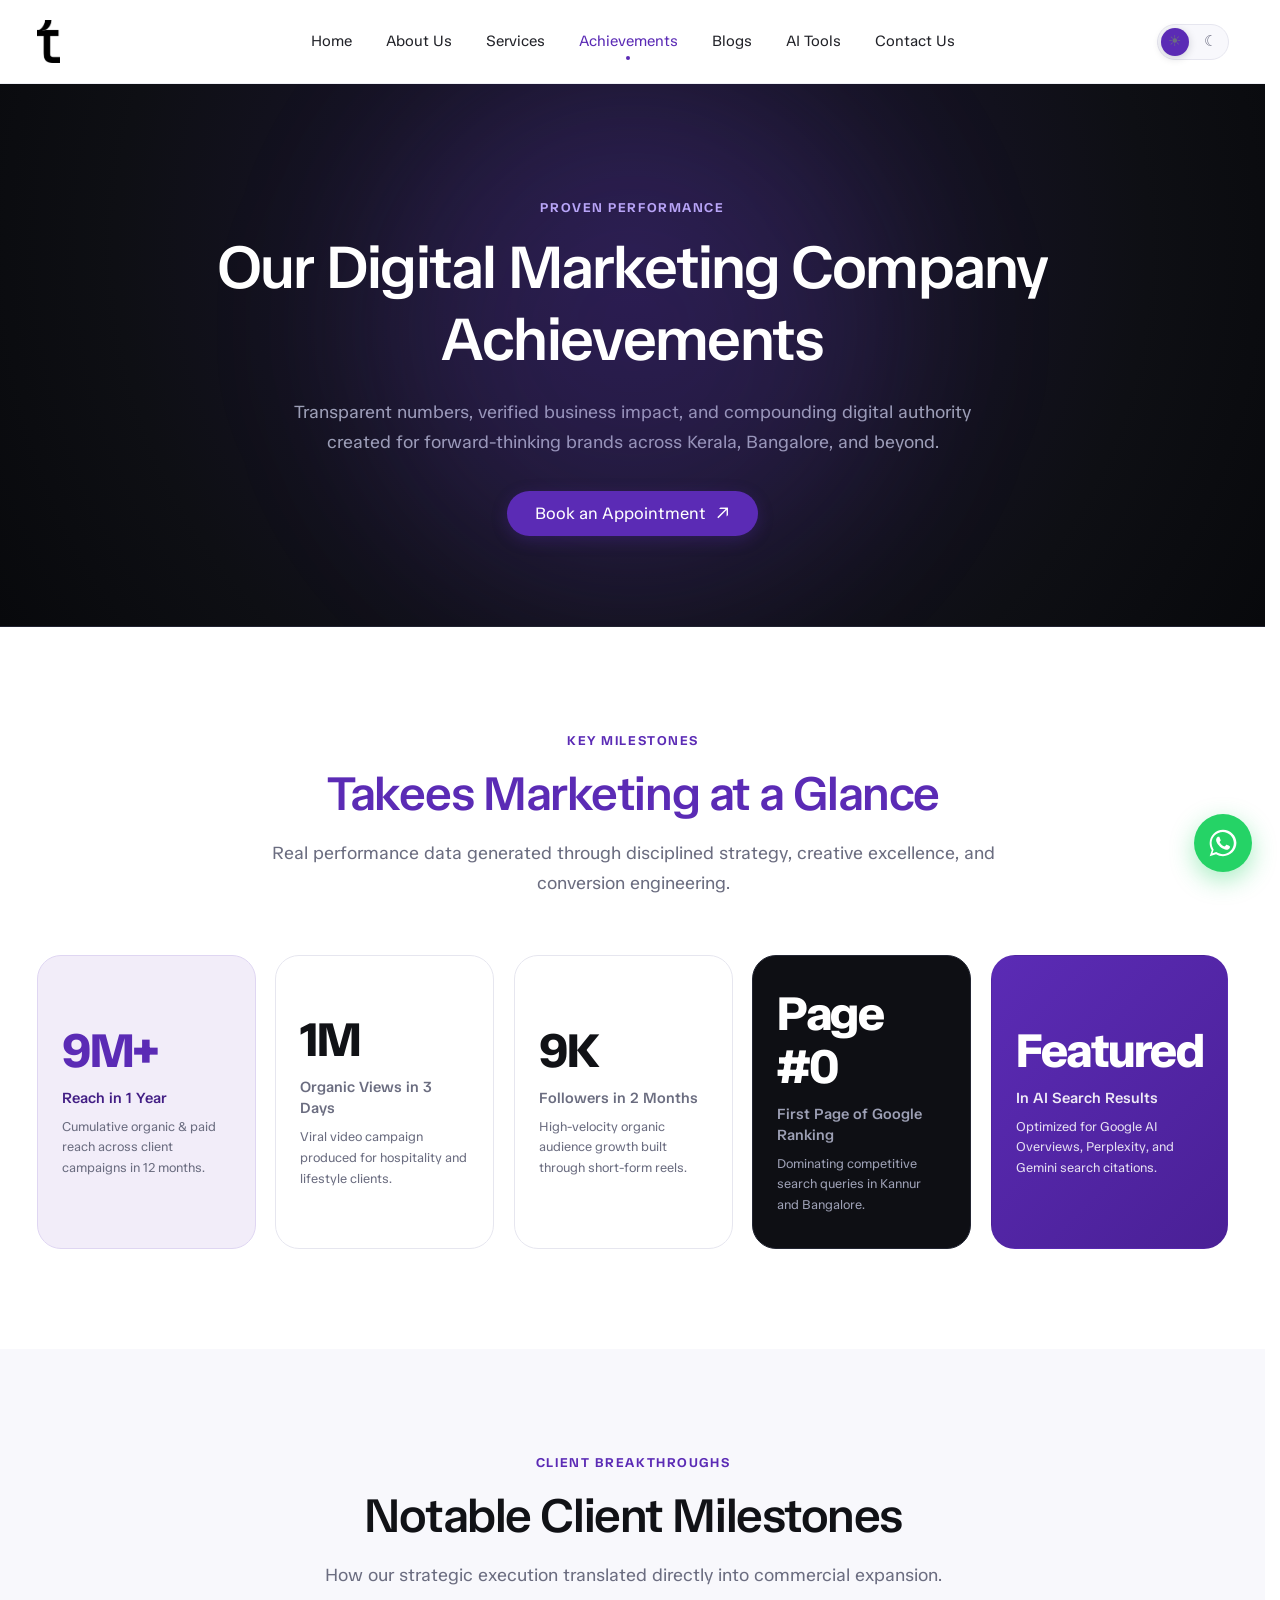
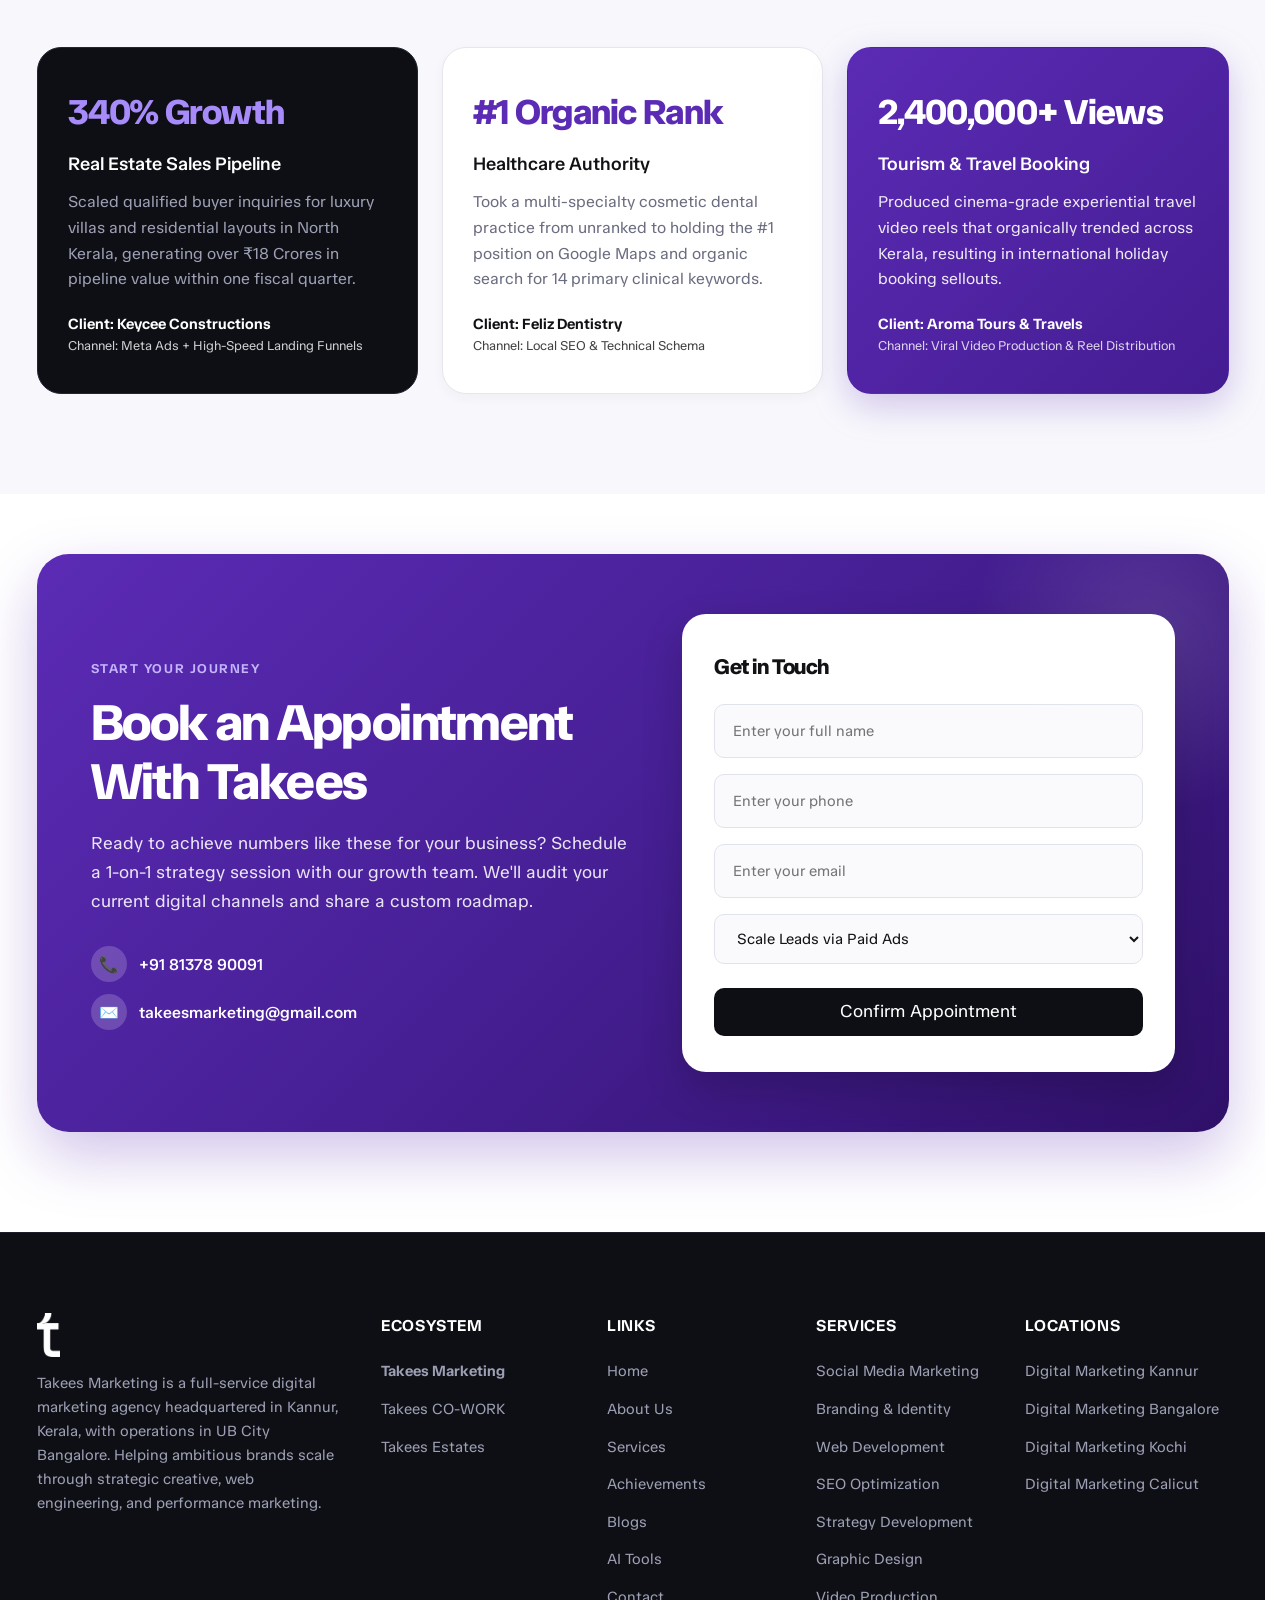
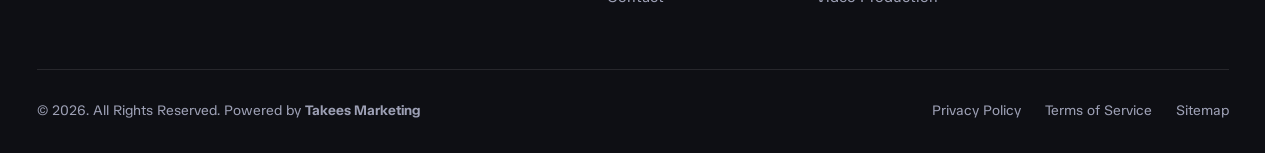
<file: achievements.html>
﻿<!DOCTYPE html>
<html lang="en">

<head>
  <meta charset="UTF-8">
  <meta name="viewport" content="width=device-width, initial-scale=1.0">
  <title>Our Digital Marketing Company Achievements | Takees Marketing</title>
  <meta name="description"
    content="Explore Takees Marketing achievements: 10M+ reach in 1 year, 2M organic views in 3 days, 10K followers in 2 months, Page 1 Google rankings, and AI search visibility.">
  <link rel="canonical" href="https://takees.in/digital-marketing-company-achievements/">

  <!-- Stylesheets -->
  <script src="js/theme-init.js"></script>
  <link rel="stylesheet" href="css/style.css">
  <link rel="stylesheet" href="css/responsive.css">

  <!-- Favicon -->
  <link rel="icon" type="image/svg+xml"
    href="data:image/svg+xml,<svg xmlns='http://www.w3.org/2000/svg' viewBox='0 0 32 32'><rect width='32' height='32' rx='8' fill='%235b2bb5'/><text x='16' y='22' fill='%23ffffff' font-size='18' font-weight='800' font-family='sans-serif' text-anchor='middle'>t</text></svg>">
</head>

<body>

  <!-- =========================================================================
       HEADER / NAVIGATION
       ========================================================================= -->
  <header class="site-header" id="siteHeader">
    <div class="container nav-container">
      <a href="index.html" class="brand-logo" aria-label="Takees Marketing Home"><img src="assets/Vector.png" alt="Takees Marketing"></a>

      <!-- Desktop Navigation -->
      <nav class="nav-menu" id="navMenu" aria-label="Main Navigation">
        <a href="index.html" class="nav-link">Home</a>
        <a href="about.html" class="nav-link">About Us</a>
        <a href="services.html" class="nav-link">Services</a>
        <a href="achievements.html" class="nav-link active">Achievements</a>
        <a href="blogs.html" class="nav-link">Blogs</a>
        <a href="ai-tools.html" class="nav-link">AI Tools</a>
        <a href="contact.html" class="nav-link">Contact Us</a>
      </nav>

      <!-- Mobile Hamburger Button -->
      <button class="theme-toggle" id="themeToggle" type="button" aria-label="Switch to dark mode" aria-pressed="false">
        <span class="theme-toggle-icon theme-toggle-sun" aria-hidden="true">&#9728;</span>
        <span class="theme-toggle-track" aria-hidden="true"><span class="theme-toggle-thumb"></span></span>
        <span class="theme-toggle-icon theme-toggle-moon" aria-hidden="true">&#9790;</span>
      </button>

      <button class="menu-toggle" id="menuToggle" aria-label="Toggle Navigation Menu" aria-expanded="false">
        <span></span>
        <span></span>
        <span></span>
      </button>
    </div>
  </header>

  <!-- =========================================================================
       HERO: ACHIEVEMENTS
       ========================================================================= -->
  <section class="dark-hero" id="achievementsHero">
    <div class="container container-narrow">
      <span class="kicker kicker-light">PROVEN PERFORMANCE</span>
      <h1 class="section-title">Our Digital Marketing Company Achievements</h1>
      <p class="section-subtitle">
        Transparent numbers, verified business impact, and compounding digital authority created for forward-thinking
        brands across Kerala, Bangalore, and beyond.
      </p>
      <a href="#appointmentForm" class="btn btn-primary">
        Book an Appointment <span class="btn-arrow-icon">↗</span>
      </a>
    </div>
  </section>

  <!-- =========================================================================
       TAKEES MARKETING AT A GLANCE (STAT CARDS)
       ========================================================================= -->
  <section class="section" id="glance">
    <div class="container">
      <div class="section-title-wrap text-center">
        <span class="kicker">KEY MILESTONES</span>
        <h2 class="section-title text-purple">Takees Marketing at a Glance</h2>
        <p class="section-subtitle">
          Real performance data generated through disciplined strategy, creative excellence, and conversion engineering.
        </p>
      </div>

      <div class="stats-grid-5">
        <!-- 10M+ Reach -->
        <div class="stat-card stat-purple-light">
          <div class="stat-number">10M+</div>
          <div class="stat-label">Reach in 1 Year</div>
          <p style="font-size: 0.8125rem; color: var(--text-muted); margin-top: 8px;">
            Cumulative organic &amp; paid reach across client campaigns in 12 months.
          </p>
        </div>

        <!-- 2M Views -->
        <div class="stat-card stat-white">
          <div class="stat-number">2M</div>
          <div class="stat-label">Organic Views in 3 Days</div>
          <p style="font-size: 0.8125rem; color: var(--text-muted); margin-top: 8px;">
            Viral video campaign produced for hospitality and lifestyle clients.
          </p>
        </div>

        <!-- 10K Followers -->
        <div class="stat-card stat-white">
          <div class="stat-number">10K</div>
          <div class="stat-label">Followers in 2 Months</div>
          <p style="font-size: 0.8125rem; color: var(--text-muted); margin-top: 8px;">
            High-velocity organic audience growth built through short-form reels.
          </p>
        </div>

        <!-- First Page Google -->
        <div class="stat-card stat-dark">
          <div class="stat-number">Page #1</div>
          <div class="stat-label">First Page of Google Ranking</div>
          <p style="font-size: 0.8125rem; color: var(--dark-muted); margin-top: 8px;">
            Dominating competitive search queries in Kannur and Bangalore.
          </p>
        </div>

        <!-- Featured in AI -->
        <div class="stat-card stat-purple">
          <div class="stat-number">Featured</div>
          <div class="stat-label">In AI Search Results</div>
          <p style="font-size: 0.8125rem; color: rgba(255,255,255,0.85); margin-top: 8px;">
            Optimized for Google AI Overviews, Perplexity, and Gemini search citations.
          </p>
        </div>
      </div>
    </div>
  </section>

  <!-- =========================================================================
       DETAILED CASE ACHIEVEMENTS
       ========================================================================= -->
  <section class="section" style="background-color: var(--bg-subtle);" id="milestones">
    <div class="container">
      <div class="section-title-wrap text-center">
        <span class="kicker">CLIENT BREAKTHROUGHS</span>
        <h2 class="section-title">Notable Client Milestones</h2>
        <p class="section-subtitle">How our strategic execution translated directly into commercial expansion.</p>
      </div>

      <div class="proof-grid-3">
        <div class="proof-card card-dark">
          <div>
            <div class="proof-metric">340% Growth</div>
            <h4 style="font-size: 1.15rem; margin-bottom: 10px; color: #fff;">Real Estate Sales Pipeline</h4>
            <p class="proof-quote">
              Scaled qualified buyer inquiries for luxury villas and residential layouts in North Kerala, generating
              over ₹18 Crores in pipeline value within one fiscal quarter.
            </p>
          </div>
          <div>
            <div class="proof-author">Client: Keycee Constructions</div>
            <div class="proof-company">Channel: Meta Ads + High-Speed Landing Funnels</div>
          </div>
        </div>

        <div class="proof-card card-white">
          <div>
            <div class="proof-metric">#1 Organic Rank</div>
            <h4 style="font-size: 1.15rem; margin-bottom: 10px; color: var(--text-main);">Healthcare Authority</h4>
            <p class="proof-quote">
              Took a multi-specialty cosmetic dental practice from unranked to holding the #1 position on Google Maps
              and organic search for 14 primary clinical keywords.
            </p>
          </div>
          <div>
            <div class="proof-author">Client: Feliz Dentistry</div>
            <div class="proof-company">Channel: Local SEO &amp; Technical Schema</div>
          </div>
        </div>

        <div class="proof-card card-purple">
          <div>
            <div class="proof-metric">2,400,000+ Views</div>
            <h4 style="font-size: 1.15rem; margin-bottom: 10px; color: #fff;">Tourism &amp; Travel Booking</h4>
            <p class="proof-quote">
              Produced cinema-grade experiential travel video reels that organically trended across Kerala, resulting in
              international holiday booking sellouts.
            </p>
          </div>
          <div>
            <div class="proof-author">Client: Aroma Tours &amp; Travels</div>
            <div class="proof-company">Channel: Viral Video Production &amp; Reel Distribution</div>
          </div>
        </div>
      </div>
    </div>
  </section>

  <!-- =========================================================================
       BOOK AN APPOINTMENT / CONTACT FORM SECTION
       ========================================================================= -->
  <section class="cta-form-section" id="appointmentForm">
    <div class="container">
      <div class="cta-form-banner">
        <div>
          <span class="kicker kicker-light">START YOUR JOURNEY</span>
          <h2 class="cta-banner-title">Book an Appointment With Takees</h2>
          <p class="cta-banner-desc">
            Ready to achieve numbers like these for your business? Schedule a 1-on-1 strategy session with our growth
            team. We'll audit your current digital channels and share a custom roadmap.
          </p>

          <div class="cta-direct-links">
            <a href="tel:+918137890091" class="direct-link-item">
              <span>📞</span> +91 81378 90091
            </a>
            <a href="mailto:takeesmarketing@gmail.com" class="direct-link-item">
              <span>✉️</span> takeesmarketing@gmail.com
            </a>
          </div>
        </div>

        <!-- Appointment Form Card -->
        <div class="form-card-white">
          <h3 class="form-title">Get in Touch</h3>
          <form class="contact-form" id="achievementForm" novalidate>
            <div class="form-group">
              <label for="achName" class="sr-only" style="display:none;">Full Name</label>
              <input type="text" id="achName" name="name" class="form-control" placeholder="Enter your full name"
                required>
            </div>
            <div class="form-group">
              <label for="achPhone" class="sr-only" style="display:none;">Phone Number</label>
              <input type="tel" id="achPhone" name="phone" class="form-control" placeholder="Enter your phone" required>
            </div>
            <div class="form-group">
              <label for="achEmail" class="sr-only" style="display:none;">Email Address</label>
              <input type="email" id="achEmail" name="email" class="form-control" placeholder="Enter your email"
                required>
            </div>
            <div class="form-group">
              <label for="achGoal" class="sr-only" style="display:none;">Primary Goal</label>
              <select id="achGoal" name="goal" class="form-control">
                <option value="Scale Leads via Paid Ads" selected>Scale Leads via Paid Ads</option>
                <option value="Rank #1 on Google (SEO)">Rank #1 on Google (SEO)</option>
                <option value="Social Media Brand Building">Social Media Brand Building</option>
                <option value="High-Converting Website">High-Converting Website</option>
                <option value="Complete Digital Strategy">Complete Digital Strategy</option>
              </select>
            </div>
            <button type="submit" class="btn btn-form-submit">Confirm Appointment</button>
            <div class="form-feedback" aria-live="polite"></div>
          </form>
        </div>
      </div>
    </div>
  </section>

  <!-- =========================================================================
       FOOTER (DARK)
       ========================================================================= -->
  <footer class="site-footer" id="siteFooter">
    <div class="container">
      <div class="footer-top">
        <div class="footer-brand">
          <a href="index.html" class="brand-logo" aria-label="Takees Marketing Home"><img src="assets/Vector.png" alt="Takees Marketing"></a>
          <p class="footer-desc">
            Takees Marketing is a full-service digital marketing agency headquartered in Kannur, Kerala, with operations
            in UB City Bangalore. Helping ambitious brands scale through strategic creative, web engineering, and
            performance marketing.
          </p>
        </div>

        <div>
          <h4 class="footer-col-title">ECOSYSTEM</h4>
          <ul class="footer-links">
            <li><a href="index.html" class="footer-link"><strong>Takees Marketing</strong></a></li>
            <li><a href="https://takeescowork.com/" class="footer-link" target="_blank" rel="noopener noreferrer">Takees CO-WORK</a></li>
            <li><a href="https://takeesestates.com/" class="footer-link" target="_blank" rel="noopener noreferrer">Takees Estates</a></li>
          </ul>
        </div>

        <div>
          <h4 class="footer-col-title">LINKS</h4>
          <ul class="footer-links">
            <li><a href="index.html" class="footer-link">Home</a></li>
            <li><a href="about.html" class="footer-link">About Us</a></li>
            <li><a href="services.html" class="footer-link">Services</a></li>
            <li><a href="achievements.html" class="footer-link">Achievements</a></li>
            <li><a href="blogs.html" class="footer-link">Blogs</a></li>
            <li><a href="ai-tools.html" class="footer-link">AI Tools</a></li>
            <li><a href="contact.html" class="footer-link">Contact</a></li>
          </ul>
        </div>

        <!-- Col 4: Services -->
        <div>
          <h4 class="footer-col-title">SERVICES</h4>
          <ul class="footer-links">
            <li><a href="services.html#social-media" class="footer-link">Social Media Marketing</a></li>
            <li><a href="services.html#branding" class="footer-link">Branding &amp; Identity</a></li>
            <li><a href="services.html#web-dev" class="footer-link">Web Development</a></li>
            <li><a href="services.html#seo" class="footer-link">SEO Optimization</a></li>
            <li><a href="services.html#strategy" class="footer-link">Strategy Development</a></li>
            <li><a href="services.html#graphic-design" class="footer-link">Graphic Design</a></li>
            <li><a href="services.html#video-production" class="footer-link">Video Production</a></li>
          </ul>
        </div>

        <!-- Col 5: Locations -->
        <div>
          <h4 class="footer-col-title">LOCATIONS</h4>
          <ul class="footer-links">
            <li><a href="file:///C:/Users/FARAZ/OneDrive/Desktop/takees%20kannur/index.html" class="footer-link">Digital Marketing Kannur</a></li>
            <li><a href="file:///C:/Users/FARAZ/OneDrive/Desktop/takees%20bnglr%20anti/index.html" class="footer-link">Digital Marketing Bangalore</a></li>
            <li><a href="file:///C:/Users/FARAZ/OneDrive/Desktop/takees%20kochi/index.html" class="footer-link">Digital Marketing Kochi</a></li>
            <li><a href="#" class="footer-link">Digital Marketing Calicut</a></li>
          </ul>
        </div>
      </div>

      <div class="footer-bottom">
        <div>
          &copy; 2026. All Rights Reserved. Powered by <strong>Takees Marketing</strong>
        </div>
        <div class="footer-legal-links">
          <span>Privacy Policy</span>
          <span>Terms of Service</span>
          <span>Sitemap</span>
        </div>
      </div>
    </div>
  </footer>

  <!-- Floating WhatsApp -->
  <a href="https://wa.me/918137890091?text=Hi%20Takees%20Marketing%2C%20I%20would%20like%20to%20inquire%20about%20your%20services."
    class="floating-whatsapp" target="_blank" rel="noopener noreferrer"
    aria-label="Chat with Takees Marketing on WhatsApp">
    <svg viewBox="0 0 24 24" aria-hidden="true">
      <path
        d="M12.031 2C6.495 2 2 6.495 2 12.031c0 1.97.57 3.81 1.558 5.373L2 22l4.773-1.523c1.51.91 3.266 1.434 5.258 1.434 5.536 0 10.031-4.495 10.031-10.031C22.062 6.495 17.567 2 12.031 2zm0 18.375c-1.745 0-3.37-.5-4.75-1.37l-.34-.21-2.83.9.91-2.75-.22-.35a8.293 8.293 0 0 1-1.36-4.564c0-4.6 3.74-8.34 8.34-8.34 4.6 0 8.34 3.74 8.34 8.34 0 4.6-3.74 8.34-8.34 8.34zm4.56-6.24c-.25-.13-1.48-.73-1.71-.81-.23-.08-.4-.13-.57.13-.17.25-.66.81-.81.98-.15.17-.3.19-.55.06-.25-.13-1.06-.39-2.02-1.25-.75-.67-1.25-1.5-1.4-1.75-.15-.25-.02-.39.11-.51.11-.11.25-.29.38-.44.13-.15.17-.25.25-.42.08-.17.04-.32-.02-.45-.06-.13-.57-1.37-.78-1.88-.2-.49-.41-.43-.57-.43h-.48c-.17 0-.45.06-.69.32-.23.25-.9.88-.9 2.15s.92 2.5 1.05 2.67c.13.17 1.81 2.76 4.39 3.87.61.26 1.09.42 1.46.54.62.2 1.18.17 1.63.1.5-.07 1.48-.61 1.69-1.2.21-.59.21-1.1.15-1.2-.06-.1-.23-.17-.48-.29z" />
    </svg>
    <span class="tooltip">Chat with us on WhatsApp</span>
  </a>

  <!-- JavaScript -->
  <script src="js/main.js"></script>
</body>

</html>
</file>
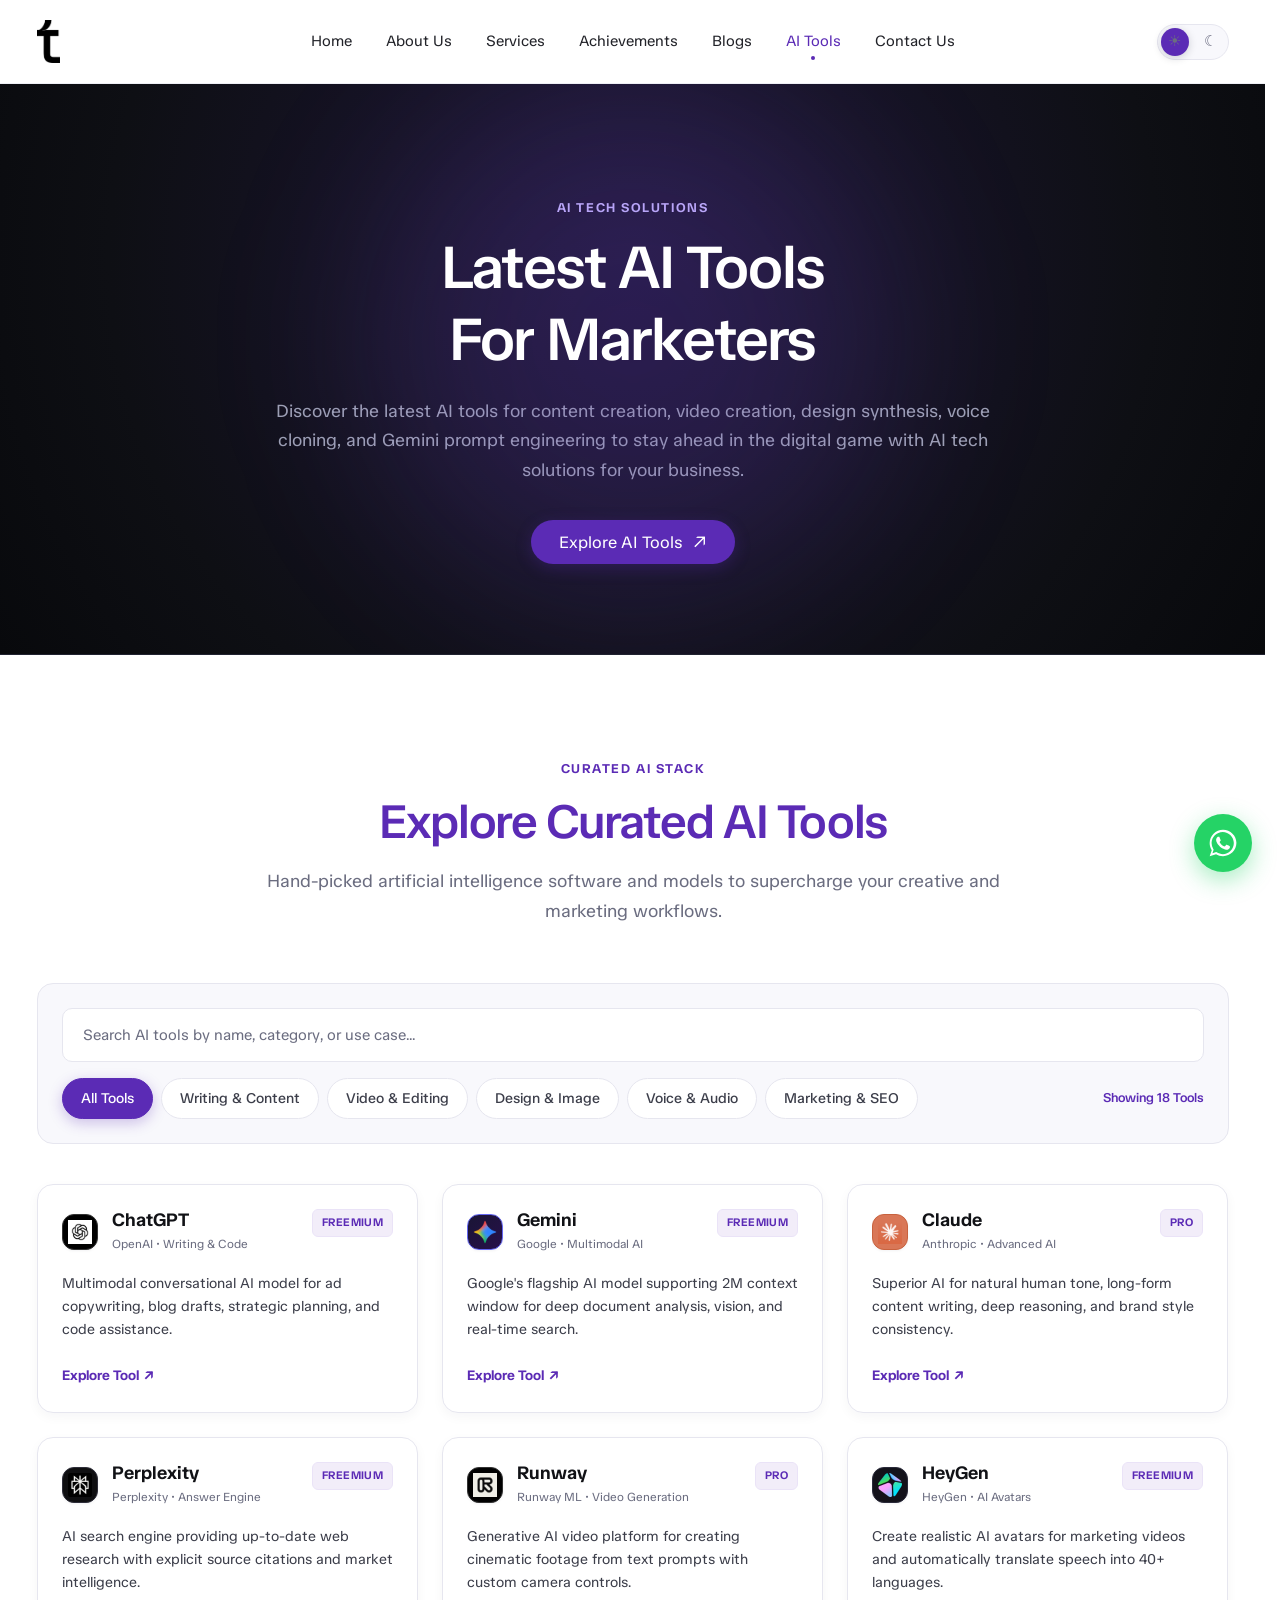
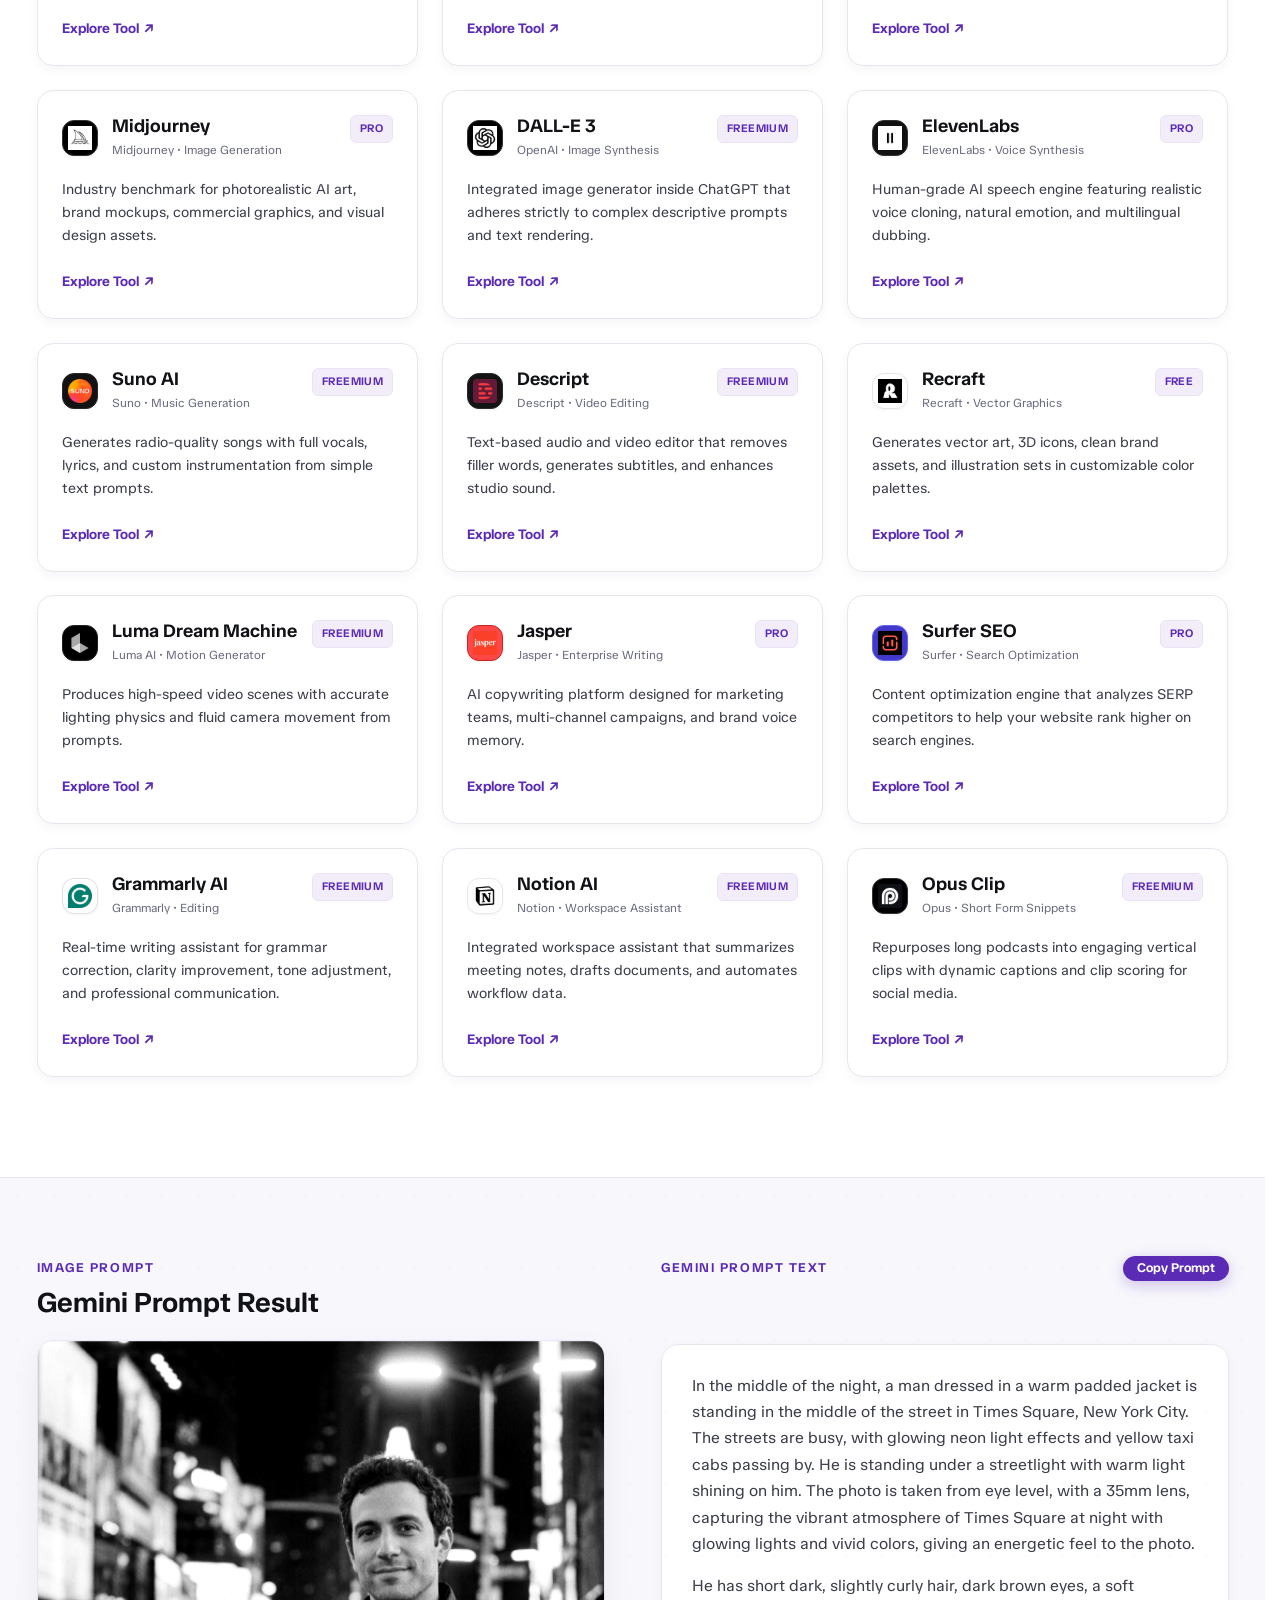
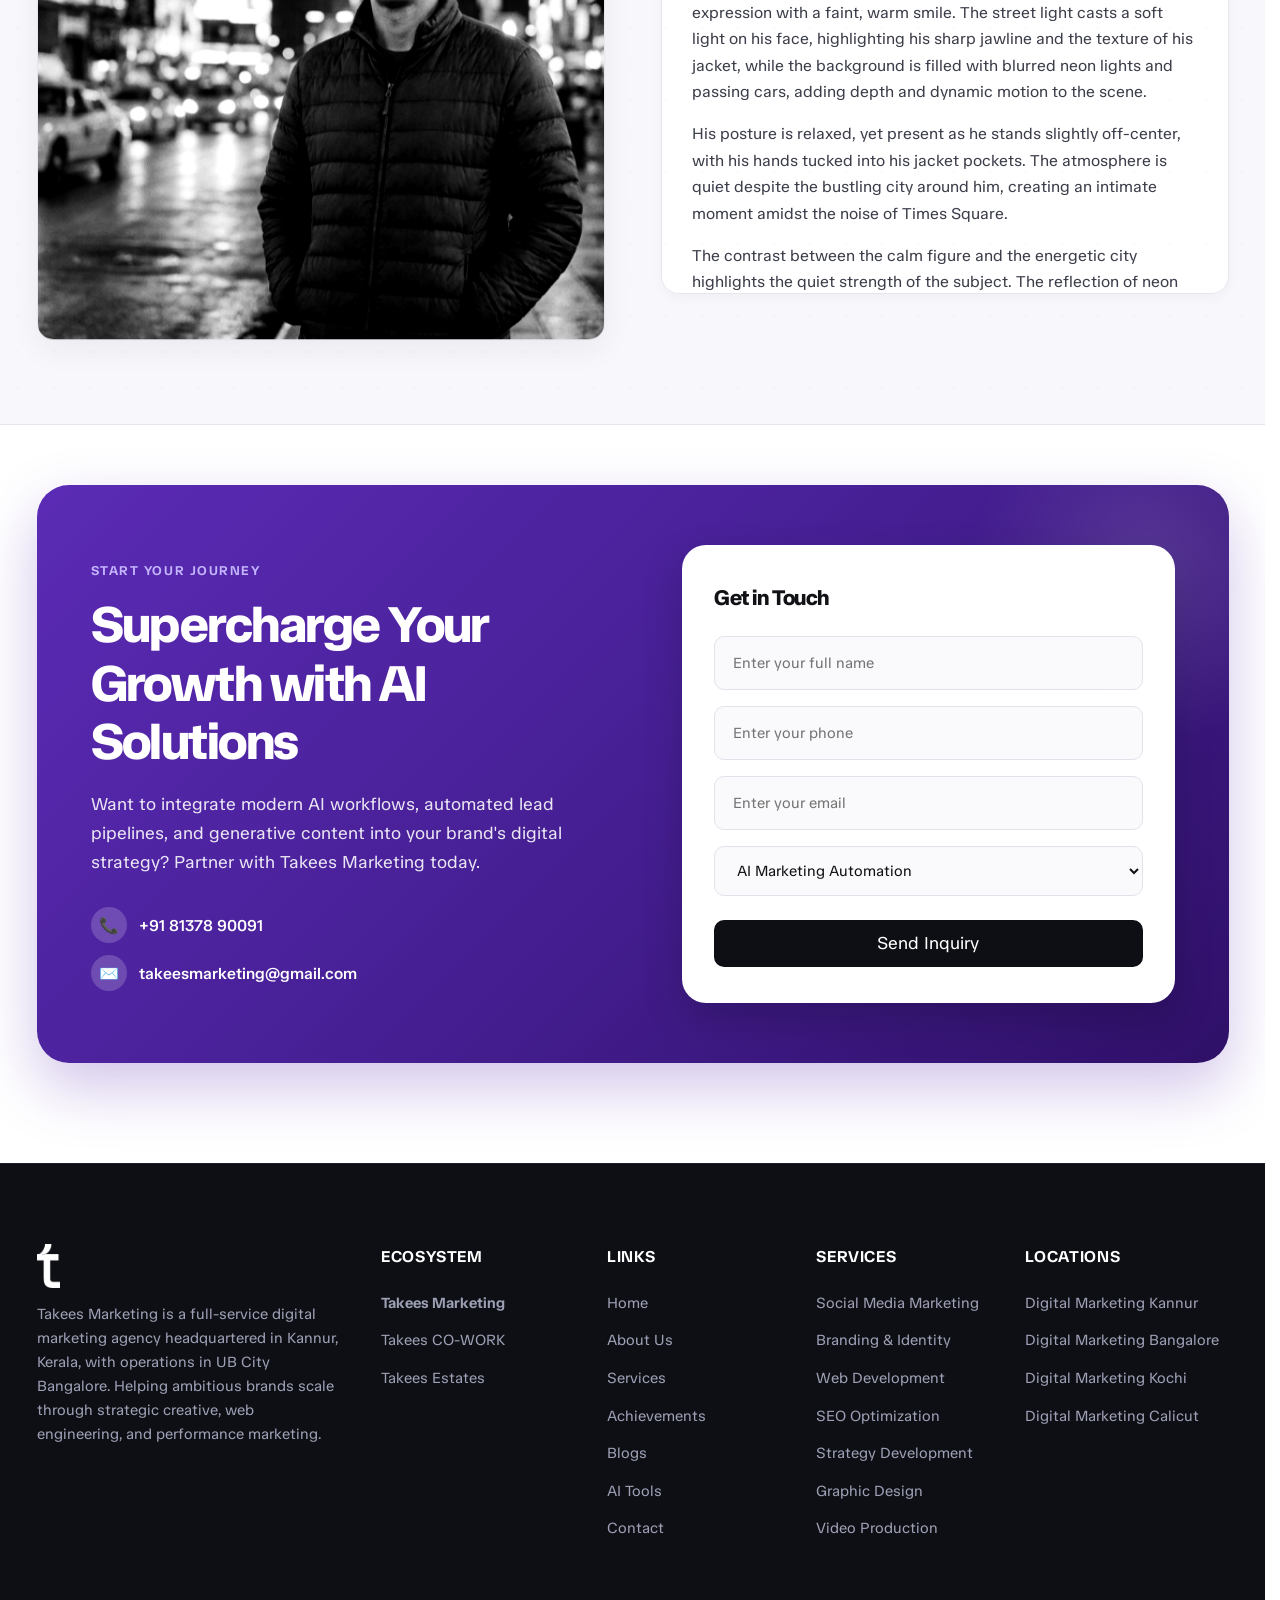
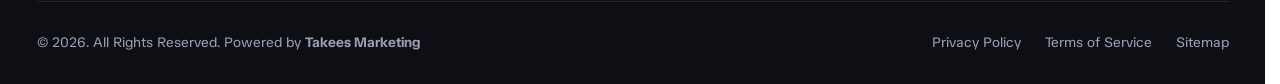
<file: ai-tools.html>
﻿<!DOCTYPE html>
<html lang="en">

<head>
  <meta charset="UTF-8">
  <meta name="viewport" content="width=device-width, initial-scale=1.0">
  <title>Latest AI Tools For Marketers | Takees Marketing</title>
  <meta name="description"
    content="Discover the latest AI tools for modern marketers: Content creation, video generation, design synthesis, voice cloning, and Gemini prompt engineering.">
  <link rel="canonical" href="https://takees.in/ai-tools/">

  <!-- Stylesheets -->
  <script src="js/theme-init.js"></script>
  <link rel="stylesheet" href="css/style.css">
  <link rel="stylesheet" href="css/responsive.css">

  <!-- Favicon -->
  <link rel="icon" type="image/svg+xml"
    href="data:image/svg+xml,<svg xmlns='http://www.w3.org/2000/svg' viewBox='0 0 32 32'><rect width='32' height='32' rx='8' fill='%235b2bb5'/><text x='16' y='22' fill='%23ffffff' font-size='18' font-weight='800' font-family='sans-serif' text-anchor='middle'>t</text></svg>">
</head>

<body>

  <!-- Toast Notification element -->
  <div class="ai-toast" id="aiToast">Copied to clipboard!</div>

  <!-- =========================================================================
       HEADER / NAVIGATION (STANDARD MATCHING ALL OTHER PAGES)
       ========================================================================= -->
  <header class="site-header" id="siteHeader">
    <div class="container nav-container">
      <a href="index.html" class="brand-logo" aria-label="Takees Marketing Home"><img src="assets/Vector.png" alt="Takees Marketing"></a>

      <!-- Desktop Navigation -->
      <nav class="nav-menu" id="navMenu" aria-label="Main Navigation">
        <a href="index.html" class="nav-link">Home</a>
        <a href="about.html" class="nav-link">About Us</a>
        <a href="services.html" class="nav-link">Services</a>
        <a href="achievements.html" class="nav-link">Achievements</a>
        <a href="blogs.html" class="nav-link">Blogs</a>
        <a href="ai-tools.html" class="nav-link active">AI Tools</a>
        <a href="contact.html" class="nav-link">Contact Us</a>
      </nav>

      <!-- Mobile Hamburger Button -->
      <button class="theme-toggle" id="themeToggle" type="button" aria-label="Switch to dark mode" aria-pressed="false">
        <span class="theme-toggle-icon theme-toggle-sun" aria-hidden="true">&#9728;</span>
        <span class="theme-toggle-track" aria-hidden="true"><span class="theme-toggle-thumb"></span></span>
        <span class="theme-toggle-icon theme-toggle-moon" aria-hidden="true">&#9790;</span>
      </button>

      <button class="menu-toggle" id="menuToggle" aria-label="Toggle Navigation Menu" aria-expanded="false">
        <span></span>
        <span></span>
        <span></span>
      </button>
    </div>
  </header>

  <!-- =========================================================================
       HERO SECTION
       ========================================================================= -->
  <section class="dark-hero" id="aiHero">
    <div class="container container-narrow">
      <span class="kicker kicker-light">AI TECH SOLUTIONS</span>
      <h1 class="section-title" style="line-height: 1.15;">
        Latest AI Tools<br>For Marketers
      </h1>
      <p class="section-subtitle">
        Discover the latest AI tools for content creation, video creation, design synthesis, voice cloning, and Gemini prompt engineering to stay ahead in the digital game with AI tech solutions for your business.
      </p>
      <a href="#aiCatalog" class="btn btn-primary">
        Explore AI Tools <span class="btn-arrow-icon">↗</span>
      </a>
    </div>
  </section>

  <!-- =========================================================================
       PREMIUM AI TOOLS DIRECTORY SECTION (4-COLUMN GRID)
       ========================================================================= -->
  <section class="section" id="aiCatalog">
    <div class="container">
      <div class="section-title-wrap text-center">
        <span class="kicker">CURATED AI STACK</span>
        <h2 class="section-title text-purple">Explore Curated AI Tools</h2>
        <p class="section-subtitle">
          Hand-picked artificial intelligence software and models to supercharge your creative and marketing workflows.
        </p>
      </div>

      <!-- Compact Premium Search & Filter Panel -->
      <div class="ai-filter-panel">
        <!-- Search Field -->
        <div class="ai-search-box-wrap">
          <input type="text" id="aiSearchInput" class="form-control"
            placeholder="Search AI tools by name, category, or use case...">
        </div>

        <!-- Filter Pills Row + Aligned Result Count -->
        <div class="ai-filter-bottom-bar">
          <div class="ai-pills-row" id="aiFilterGroup">
            <button class="ai-filter-btn active" data-filter="all">All Tools</button>
            <button class="ai-filter-btn" data-filter="writing">Writing &amp; Content</button>
            <button class="ai-filter-btn" data-filter="video">Video &amp; Editing</button>
            <button class="ai-filter-btn" data-filter="design">Design &amp; Image</button>
            <button class="ai-filter-btn" data-filter="voice">Voice &amp; Audio</button>
            <button class="ai-filter-btn" data-filter="marketing">Marketing &amp; SEO</button>
          </div>
          <span class="ai-results-count" id="aiToolCounter">Showing 18 Tools</span>
        </div>
      </div>

      <!-- Premium 4-Column Directory Cards Grid -->
      <div class="ai-directory-grid-4" id="aiCardsContainer">

        <!-- Tool 1: ChatGPT -->
        <div class="ai-directory-card" data-category="writing" data-keywords="chatgpt openai writing copy blog">
          <div class="ai-card-top-row">
            <div class="ai-card-brand-group">
              <div class="ai-card-logo" style="background: #000000; border: 1px solid #333333;">
                <img src="assets/logos/chatgpt.png" alt="ChatGPT logo">
              </div>
              <div class="ai-card-title-group">
                <h3 class="ai-card-tool-name">ChatGPT</h3>
                <span class="ai-card-company-sub">OpenAI • Writing &amp; Code</span>
              </div>
            </div>
            <span class="ai-card-badge-topright">FREEMIUM</span>
          </div>
          <p class="ai-card-body-desc">
            Multimodal conversational AI model for ad copywriting, blog drafts, strategic planning, and code assistance.
          </p>
          <a href="https://chatgpt.com" target="_blank" rel="noopener noreferrer" class="ai-card-link-bottom">
            Explore Tool <span class="ai-card-link-arrow">↗</span>
          </a>
        </div>

        <!-- Tool 2: Gemini -->
        <div class="ai-directory-card" data-category="writing" data-keywords="gemini google writing multimodal context prompt">
          <div class="ai-card-top-row">
            <div class="ai-card-brand-group">
              <div class="ai-card-logo" style="background: linear-gradient(135deg, #1a1535 0%, #27104a 100%); border: 1px solid #6366f1;">
                <img src="assets/logos/gemini.png" alt="Gemini logo">
              </div>
              <div class="ai-card-title-group">
                <h3 class="ai-card-tool-name">Gemini</h3>
                <span class="ai-card-company-sub">Google • Multimodal AI</span>
              </div>
            </div>
            <span class="ai-card-badge-topright">FREEMIUM</span>
          </div>
          <p class="ai-card-body-desc">
            Google's flagship AI model supporting 2M context window for deep document analysis, vision, and real-time search.
          </p>
          <a href="https://gemini.google.com" target="_blank" rel="noopener noreferrer" class="ai-card-link-bottom">
            Explore Tool <span class="ai-card-link-arrow">↗</span>
          </a>
        </div>

        <!-- Tool 3: Claude -->
        <div class="ai-directory-card" data-category="writing" data-keywords="claude anthropic writing longform reasoning">
          <div class="ai-card-top-row">
            <div class="ai-card-brand-group">
              <div class="ai-card-logo" style="background: #d97757; border: 1px solid #c8623e;">
                <img src="assets/logos/claude.png" alt="Claude logo">
              </div>
              <div class="ai-card-title-group">
                <h3 class="ai-card-tool-name">Claude</h3>
                <span class="ai-card-company-sub">Anthropic • Advanced AI</span>
              </div>
            </div>
            <span class="ai-card-badge-topright">PRO</span>
          </div>
          <p class="ai-card-body-desc">
            Superior AI for natural human tone, long-form content writing, deep reasoning, and brand style consistency.
          </p>
          <a href="https://claude.ai" target="_blank" rel="noopener noreferrer" class="ai-card-link-bottom">
            Explore Tool <span class="ai-card-link-arrow">↗</span>
          </a>
        </div>

        <!-- Tool 4: Perplexity -->
        <div class="ai-directory-card" data-category="writing" data-keywords="perplexity search research citations answer">
          <div class="ai-card-top-row">
            <div class="ai-card-brand-group">
              <div class="ai-card-logo" style="background: #0f0f11; border: 1px solid #2e2e3a;">
                <img src="assets/logos/perplexity.png" alt="Perplexity logo">
              </div>
              <div class="ai-card-title-group">
                <h3 class="ai-card-tool-name">Perplexity</h3>
                <span class="ai-card-company-sub">Perplexity • Answer Engine</span>
              </div>
            </div>
            <span class="ai-card-badge-topright">FREEMIUM</span>
          </div>
          <p class="ai-card-body-desc">
            AI search engine providing up-to-date web research with explicit source citations and market intelligence.
          </p>
          <a href="https://perplexity.ai" target="_blank" rel="noopener noreferrer" class="ai-card-link-bottom">
            Explore Tool <span class="ai-card-link-arrow">↗</span>
          </a>
        </div>

        <!-- Tool 5: Runway -->
        <div class="ai-directory-card" data-category="video" data-keywords="runway video text2video motion camera generation">
          <div class="ai-card-top-row">
            <div class="ai-card-brand-group">
              <div class="ai-card-logo" style="background: #000000; border: 1px solid #333333;">
                <img src="assets/logos/runway.png" alt="Runway logo">
              </div>
              <div class="ai-card-title-group">
                <h3 class="ai-card-tool-name">Runway</h3>
                <span class="ai-card-company-sub">Runway ML • Video Generation</span>
              </div>
            </div>
            <span class="ai-card-badge-topright">PRO</span>
          </div>
          <p class="ai-card-body-desc">
            Generative AI video platform for creating cinematic footage from text prompts with custom camera controls.
          </p>
          <a href="https://runwayml.com" target="_blank" rel="noopener noreferrer" class="ai-card-link-bottom">
            Explore Tool <span class="ai-card-link-arrow">↗</span>
          </a>
        </div>

        <!-- Tool 6: HeyGen -->
        <div class="ai-directory-card" data-category="video" data-keywords="heygen video avatar dubbing translation presenter">
          <div class="ai-card-top-row">
            <div class="ai-card-brand-group">
              <div class="ai-card-logo" style="background: #13121a; border: 1px solid #2a2a3a;">
                <img src="assets/logos/heygen.png" alt="HeyGen logo">
              </div>
              <div class="ai-card-title-group">
                <h3 class="ai-card-tool-name">HeyGen</h3>
                <span class="ai-card-company-sub">HeyGen • AI Avatars</span>
              </div>
            </div>
            <span class="ai-card-badge-topright">FREEMIUM</span>
          </div>
          <p class="ai-card-body-desc">
            Create realistic AI avatars for marketing videos and automatically translate speech into 40+ languages.
          </p>
          <a href="https://heygen.com" target="_blank" rel="noopener noreferrer" class="ai-card-link-bottom">
            Explore Tool <span class="ai-card-link-arrow">↗</span>
          </a>
        </div>

        <!-- Tool 7: Midjourney -->
        <div class="ai-directory-card" data-category="design" data-keywords="midjourney image design artwork render text2image">
          <div class="ai-card-top-row">
            <div class="ai-card-brand-group">
              <div class="ai-card-logo" style="background: #000000; border: 1px solid #333333;">
                <img src="assets/logos/midjourney.png" alt="Midjourney logo">
              </div>
              <div class="ai-card-title-group">
                <h3 class="ai-card-tool-name">Midjourney</h3>
                <span class="ai-card-company-sub">Midjourney • Image Generation</span>
              </div>
            </div>
            <span class="ai-card-badge-topright">PRO</span>
          </div>
          <p class="ai-card-body-desc">
            Industry benchmark for photorealistic AI art, brand mockups, commercial graphics, and visual design assets.
          </p>
          <a href="https://midjourney.com" target="_blank" rel="noopener noreferrer" class="ai-card-link-bottom">
            Explore Tool <span class="ai-card-link-arrow">↗</span>
          </a>
        </div>

        <!-- Tool 8: DALL-E -->
        <div class="ai-directory-card" data-category="design" data-keywords="dalle openai image design prompt chatgpt">
          <div class="ai-card-top-row">
            <div class="ai-card-brand-group">
              <div class="ai-card-logo" style="background: #000000; border: 1px solid #333333;">
                <img src="assets/logos/dalle.png" alt="DALL-E 3 logo">
              </div>
              <div class="ai-card-title-group">
                <h3 class="ai-card-tool-name">DALL-E 3</h3>
                <span class="ai-card-company-sub">OpenAI • Image Synthesis</span>
              </div>
            </div>
            <span class="ai-card-badge-topright">FREEMIUM</span>
          </div>
          <p class="ai-card-body-desc">
            Integrated image generator inside ChatGPT that adheres strictly to complex descriptive prompts and text rendering.
          </p>
          <a href="https://chatgpt.com" target="_blank" rel="noopener noreferrer" class="ai-card-link-bottom">
            Explore Tool <span class="ai-card-link-arrow">↗</span>
          </a>
        </div>

        <!-- Tool 9: ElevenLabs -->
        <div class="ai-directory-card" data-category="voice" data-keywords="elevenlabs voice speech audio clone tts dubbing">
          <div class="ai-card-top-row">
            <div class="ai-card-brand-group">
              <div class="ai-card-logo" style="background: #111111; border: 1px solid #333333;">
                <img src="assets/logos/elevenlabs.png" alt="ElevenLabs logo">
              </div>
              <div class="ai-card-title-group">
                <h3 class="ai-card-tool-name">ElevenLabs</h3>
                <span class="ai-card-company-sub">ElevenLabs • Voice Synthesis</span>
              </div>
            </div>
            <span class="ai-card-badge-topright">PRO</span>
          </div>
          <p class="ai-card-body-desc">
            Human-grade AI speech engine featuring realistic voice cloning, natural emotion, and multilingual dubbing.
          </p>
          <a href="https://elevenlabs.io" target="_blank" rel="noopener noreferrer" class="ai-card-link-bottom">
            Explore Tool <span class="ai-card-link-arrow">↗</span>
          </a>
        </div>

        <!-- Tool 10: Suno AI -->
        <div class="ai-directory-card" data-category="voice" data-keywords="suno music audio song jingle track">
          <div class="ai-card-top-row">
            <div class="ai-card-brand-group">
              <div class="ai-card-logo" style="background: #121212; border: 1px solid #2a2a2a;">
                <img src="assets/logos/suno.png" alt="Suno AI logo">
              </div>
              <div class="ai-card-title-group">
                <h3 class="ai-card-tool-name">Suno AI</h3>
                <span class="ai-card-company-sub">Suno • Music Generation</span>
              </div>
            </div>
            <span class="ai-card-badge-topright">FREEMIUM</span>
          </div>
          <p class="ai-card-body-desc">
            Generates radio-quality songs with full vocals, lyrics, and custom instrumentation from simple text prompts.
          </p>
          <a href="https://suno.com" target="_blank" rel="noopener noreferrer" class="ai-card-link-bottom">
            Explore Tool <span class="ai-card-link-arrow">↗</span>
          </a>
        </div>

        <!-- Tool 11: Descript -->
        <div class="ai-directory-card" data-category="video" data-keywords="descript video audio transcript editing studio sound">
          <div class="ai-card-top-row">
            <div class="ai-card-brand-group">
              <div class="ai-card-logo" style="background: #141414; border: 1px solid #2a2a2a;">
                <img src="assets/logos/descript.png" alt="Descript logo">
              </div>
              <div class="ai-card-title-group">
                <h3 class="ai-card-tool-name">Descript</h3>
                <span class="ai-card-company-sub">Descript • Video Editing</span>
              </div>
            </div>
            <span class="ai-card-badge-topright">FREEMIUM</span>
          </div>
          <p class="ai-card-body-desc">
            Text-based audio and video editor that removes filler words, generates subtitles, and enhances studio sound.
          </p>
          <a href="https://descript.com" target="_blank" rel="noopener noreferrer" class="ai-card-link-bottom">
            Explore Tool <span class="ai-card-link-arrow">↗</span>
          </a>
        </div>

        <!-- Tool 12: Recraft -->
        <div class="ai-directory-card" data-category="design" data-keywords="recraft vector icon design branding graphics">
          <div class="ai-card-top-row">
            <div class="ai-card-brand-group">
              <div class="ai-card-logo" style="background: #ffffff; border: 1px solid #e5e5e5;">
                <img src="assets/logos/recraft.png" alt="Recraft logo">
              </div>
              <div class="ai-card-title-group">
                <h3 class="ai-card-tool-name">Recraft</h3>
                <span class="ai-card-company-sub">Recraft • Vector Graphics</span>
              </div>
            </div>
            <span class="ai-card-badge-topright">FREE</span>
          </div>
          <p class="ai-card-body-desc">
            Generates vector art, 3D icons, clean brand assets, and illustration sets in customizable color palettes.
          </p>
          <a href="https://recraft.ai" target="_blank" rel="noopener noreferrer" class="ai-card-link-bottom">
            Explore Tool <span class="ai-card-link-arrow">↗</span>
          </a>
        </div>

        <!-- Tool 13: Luma AI -->
        <div class="ai-directory-card" data-category="video" data-keywords="luma video text2video motion physics generation">
          <div class="ai-card-top-row">
            <div class="ai-card-brand-group">
              <div class="ai-card-logo" style="background: #000000; border: 1px solid #222222;">
                <img src="assets/logos/luma-white.ico" alt="Luma Dream Machine logo"
                  onerror="this.style.display = 'none'; this.nextElementSibling.hidden = false">
                <span hidden aria-hidden="true" style="color: #ffffff;">L</span>
              </div>
              <div class="ai-card-title-group">
                <h3 class="ai-card-tool-name">Luma Dream Machine</h3>
                <span class="ai-card-company-sub">Luma AI • Motion Generator</span>
              </div>
            </div>
            <span class="ai-card-badge-topright">FREEMIUM</span>
          </div>
          <p class="ai-card-body-desc">
            Produces high-speed video scenes with accurate lighting physics and fluid camera movement from prompts.
          </p>
          <a href="https://lumalabs.ai" target="_blank" rel="noopener noreferrer" class="ai-card-link-bottom">
            Explore Tool <span class="ai-card-link-arrow">↗</span>
          </a>
        </div>

        <!-- Tool 14: Jasper -->
        <div class="ai-directory-card" data-category="writing" data-keywords="jasper copy marketing blog campaign brand voice">
          <div class="ai-card-top-row">
            <div class="ai-card-brand-group">
              <div class="ai-card-logo" style="background: #ff4747; border: 1px solid #cc2222;">
                <img src="assets/logos/jasper.png" alt="Jasper logo">
              </div>
              <div class="ai-card-title-group">
                <h3 class="ai-card-tool-name">Jasper</h3>
                <span class="ai-card-company-sub">Jasper • Enterprise Writing</span>
              </div>
            </div>
            <span class="ai-card-badge-topright">PRO</span>
          </div>
          <p class="ai-card-body-desc">
            AI copywriting platform designed for marketing teams, multi-channel campaigns, and brand voice memory.
          </p>
          <a href="https://jasper.ai" target="_blank" rel="noopener noreferrer" class="ai-card-link-bottom">
            Explore Tool <span class="ai-card-link-arrow">↗</span>
          </a>
        </div>

        <!-- Tool 15: Surfer SEO -->
        <div class="ai-directory-card" data-category="marketing" data-keywords="surfer seo optimization rank content keyword">
          <div class="ai-card-top-row">
            <div class="ai-card-brand-group">
              <div class="ai-card-logo" style="background: #4338ca; border: 1px solid #6366f1;">
                <img src="assets/logos/surferseo.png" alt="Surfer SEO logo">
              </div>
              <div class="ai-card-title-group">
                <h3 class="ai-card-tool-name">Surfer SEO</h3>
                <span class="ai-card-company-sub">Surfer • Search Optimization</span>
              </div>
            </div>
            <span class="ai-card-badge-topright">PRO</span>
          </div>
          <p class="ai-card-body-desc">
            Content optimization engine that analyzes SERP competitors to help your website rank higher on search engines.
          </p>
          <a href="https://surferseo.com" target="_blank" rel="noopener noreferrer" class="ai-card-link-bottom">
            Explore Tool <span class="ai-card-link-arrow">↗</span>
          </a>
        </div>

        <!-- Tool 16: Grammarly -->
        <div class="ai-directory-card" data-category="writing" data-keywords="grammarly writing edit grammar tone clarity">
          <div class="ai-card-top-row">
            <div class="ai-card-brand-group">
              <div class="ai-card-logo" style="background: #ffffff; border: 1px solid #e0e0e0;">
                <img src="assets/logos/grammarly.png" alt="Grammarly AI logo">
              </div>
              <div class="ai-card-title-group">
                <h3 class="ai-card-tool-name">Grammarly AI</h3>
                <span class="ai-card-company-sub">Grammarly • Editing</span>
              </div>
            </div>
            <span class="ai-card-badge-topright">FREEMIUM</span>
          </div>
          <p class="ai-card-body-desc">
            Real-time writing assistant for grammar correction, clarity improvement, tone adjustment, and professional communication.
          </p>
          <a href="https://grammarly.com" target="_blank" rel="noopener noreferrer" class="ai-card-link-bottom">
            Explore Tool <span class="ai-card-link-arrow">↗</span>
          </a>
        </div>

        <!-- Tool 17: Notion AI -->
        <div class="ai-directory-card" data-category="writing" data-keywords="notion ai workspace notes document summary">
          <div class="ai-card-top-row">
            <div class="ai-card-brand-group">
              <div class="ai-card-logo" style="background: #ffffff; border: 1px solid #e8e8e8;">
                <img src="assets/logos/notion.png" alt="Notion AI logo">
              </div>
              <div class="ai-card-title-group">
                <h3 class="ai-card-tool-name">Notion AI</h3>
                <span class="ai-card-company-sub">Notion • Workspace Assistant</span>
              </div>
            </div>
            <span class="ai-card-badge-topright">FREEMIUM</span>
          </div>
          <p class="ai-card-body-desc">
            Integrated workspace assistant that summarizes meeting notes, drafts documents, and automates workflow data.
          </p>
          <a href="https://notion.so" target="_blank" rel="noopener noreferrer" class="ai-card-link-bottom">
            Explore Tool <span class="ai-card-link-arrow">↗</span>
          </a>
        </div>

        <!-- Tool 18: Opus Clip -->
        <div class="ai-directory-card" data-category="video" data-keywords="opus clip shorts reels video caption viral">
          <div class="ai-card-top-row">
            <div class="ai-card-brand-group">
              <div class="ai-card-logo" style="background: #000000; border: 1px solid #333333;">
                <img src="assets/logos/opusclip.png" alt="Opus Clip logo">
              </div>
              <div class="ai-card-title-group">
                <h3 class="ai-card-tool-name">Opus Clip</h3>
                <span class="ai-card-company-sub">Opus • Short Form Snippets</span>
              </div>
            </div>
            <span class="ai-card-badge-topright">FREEMIUM</span>
          </div>
          <p class="ai-card-body-desc">
            Repurposes long podcasts into engaging vertical clips with dynamic captions and clip scoring for social media.
          </p>
          <a href="https://opus.pro" target="_blank" rel="noopener noreferrer" class="ai-card-link-bottom">
            Explore Tool <span class="ai-card-link-arrow">↗</span>
          </a>
        </div>

      </div>

    </div>
  </section>

  <!-- =========================================================================
       GEMINI PROMPT SHOWCASE
       ========================================================================= -->
  <section class="gemini-prompt-section" id="geminiShowcase">
    <div class="container">
      <div class="gemini-prompt-grid">
        
        <!-- Left Side: Image Prompt & Photo -->
        <div class="gemini-prompt-column">
          <span class="prompt-col-kicker">IMAGE PROMPT</span>
          <h2 class="prompt-col-title">Gemini Prompt Result</h2>
          <div class="prompt-image-container">
            <img src="assets/images/gemini-prompt-photo.png" alt="Gemini Image Prompt Result - City Street Photograph" loading="lazy">
          </div>
        </div>

        <!-- Right Side: Gemini Prompt Text -->
        <div class="gemini-prompt-column gemini-prompt-text-column">
          <span class="prompt-col-kicker">GEMINI PROMPT TEXT</span>
          <div class="prompt-action-row">
            <button onclick="copyPromptText('geminiPromptText')" class="btn btn-sm btn-primary prompt-copy-btn">
              Copy Prompt
            </button>
          </div>

          <div class="prompt-text-paragraphs" id="geminiPromptText">
            <p style="margin-bottom: 16px;">
              In the middle of the night, a man dressed in a warm padded jacket is standing in the middle of the street in Times Square, New York City. The streets are busy, with glowing neon light effects and yellow taxi cabs passing by. He is standing under a streetlight with warm light shining on him. The photo is taken from eye level, with a 35mm lens, capturing the vibrant atmosphere of Times Square at night with glowing lights and vivid colors, giving an energetic feel to the photo.
            </p>
            <p style="margin-bottom: 16px;">
              He has short dark, slightly curly hair, dark brown eyes, a soft expression with a faint, warm smile. The street light casts a soft light on his face, highlighting his sharp jawline and the texture of his jacket, while the background is filled with blurred neon lights and passing cars, adding depth and dynamic motion to the scene.
            </p>
            <p style="margin-bottom: 16px;">
              His posture is relaxed, yet present as he stands slightly off-center, with his hands tucked into his jacket pockets. The atmosphere is quiet despite the bustling city around him, creating an intimate moment amidst the noise of Times Square.
            </p>
            <p style="margin-bottom: 16px;">
              The contrast between the calm figure and the energetic city highlights the quiet strength of the subject. The reflection of neon lights on the wet pavement adds a cinematic quality to the composition, while the soft light on his face accentuates his features, making him the focus of the photo despite the busy background.
            </p>
            <p style="border-top: 1px dashed var(--border-light); padding-top: 14px; margin-top: 14px; color: var(--primary);">
              <strong>Camera &amp; Style Details:</strong><br>
              Shot on 35mm monochrome film (ISO 400), sharp subject focus, shallow depth of field, high contrast lighting, urban noir photography style, realistic grain &amp; specular highlights.
            </p>
          </div>
        </div>

      </div>
    </div>
  </section>

  <!-- =========================================================================
       AI CONSULTATION & GET IN TOUCH CTA SECTION
       ========================================================================= -->
  <section class="cta-form-section" id="aiContact">
    <div class="container">
      <div class="cta-form-banner">
        <div>
          <span class="kicker kicker-light">START YOUR JOURNEY</span>
          <h2 class="cta-banner-title">Supercharge Your Growth with AI Solutions</h2>
          <p class="cta-banner-desc">
            Want to integrate modern AI workflows, automated lead pipelines, and generative content into your brand's digital strategy? Partner with Takees Marketing today.
          </p>

          <div class="cta-direct-links">
            <a href="tel:+918137890091" class="direct-link-item">
              <span>📞</span> +91 81378 90091
            </a>
            <a href="mailto:takeesmarketing@gmail.com" class="direct-link-item">
              <span>✉️</span> takeesmarketing@gmail.com
            </a>
          </div>
        </div>

        <!-- Contact Form Card -->
        <div class="form-card-white">
          <h3 class="form-title">Get in Touch</h3>
          <form class="contact-form" id="aiContactForm" novalidate>
            <div class="form-group">
              <label for="aiName" class="sr-only" style="display:none;">Full Name</label>
              <input type="text" id="aiName" name="name" class="form-control" placeholder="Enter your full name" required>
            </div>
            <div class="form-group">
              <label for="aiPhone" class="sr-only" style="display:none;">Phone Number</label>
              <input type="tel" id="aiPhone" name="phone" class="form-control" placeholder="Enter your phone" required>
            </div>
            <div class="form-group">
              <label for="aiEmail" class="sr-only" style="display:none;">Email Address</label>
              <input type="email" id="aiEmail" name="email" class="form-control" placeholder="Enter your email" required>
            </div>
            <div class="form-group">
              <label for="aiInterest" class="sr-only" style="display:none;">Area of Interest</label>
              <select id="aiInterest" name="service" class="form-control">
                <option value="AI Marketing Automation" selected>AI Marketing Automation</option>
                <option value="Prompt Engineering & Workflows">Prompt Engineering &amp; Workflows</option>
                <option value="AI Content Creation">AI Content Creation</option>
                <option value="AI SEO & Optimization">AI SEO &amp; Optimization</option>
                <option value="Complete Digital Strategy">Complete Digital Strategy</option>
              </select>
            </div>
            <button type="submit" class="btn btn-form-submit">Send Inquiry</button>
            <div class="form-feedback" aria-live="polite"></div>
          </form>
        </div>
      </div>
    </div>
  </section>

  <!-- =========================================================================
       FOOTER
       ========================================================================= -->
  <footer class="site-footer" id="siteFooter">
    <div class="container">
      <div class="footer-top">
        <!-- Col 1: Takees Marketing -->
        <div class="footer-brand">
          <a href="index.html" class="brand-logo" aria-label="Takees Marketing Home"><img src="assets/Vector.png" alt="Takees Marketing"></a>
          <p class="footer-desc">
            Takees Marketing is a full-service digital marketing agency headquartered in Kannur, Kerala, with operations
            in UB City Bangalore. Helping ambitious brands scale through strategic creative, web engineering, and
            performance marketing.
          </p>
        </div>

        <!-- Col 2: Takees Ecosystem -->
        <div>
          <h4 class="footer-col-title">ECOSYSTEM</h4>
          <ul class="footer-links">
            <li><a href="index.html" class="footer-link"><strong>Takees Marketing</strong></a></li>
            <li><a href="https://takeescowork.com/" class="footer-link" target="_blank" rel="noopener noreferrer">Takees CO-WORK</a></li>
            <li><a href="https://takeesestates.com/" class="footer-link" target="_blank" rel="noopener noreferrer">Takees Estates</a></li>
          </ul>
        </div>

        <!-- Col 3: Quick Links -->
        <div>
          <h4 class="footer-col-title">LINKS</h4>
          <ul class="footer-links">
            <li><a href="index.html" class="footer-link">Home</a></li>
            <li><a href="about.html" class="footer-link">About Us</a></li>
            <li><a href="services.html" class="footer-link">Services</a></li>
            <li><a href="achievements.html" class="footer-link">Achievements</a></li>
            <li><a href="blogs.html" class="footer-link">Blogs</a></li>
            <li><a href="ai-tools.html" class="footer-link">AI Tools</a></li>
            <li><a href="contact.html" class="footer-link">Contact</a></li>
          </ul>
        </div>

        <!-- Col 4: Services -->
        <div>
          <h4 class="footer-col-title">SERVICES</h4>
          <ul class="footer-links">
            <li><a href="services.html#social-media" class="footer-link">Social Media Marketing</a></li>
            <li><a href="services.html#branding" class="footer-link">Branding &amp; Identity</a></li>
            <li><a href="services.html#web-dev" class="footer-link">Web Development</a></li>
            <li><a href="services.html#seo" class="footer-link">SEO Optimization</a></li>
            <li><a href="services.html#strategy" class="footer-link">Strategy Development</a></li>
            <li><a href="services.html#graphic-design" class="footer-link">Graphic Design</a></li>
            <li><a href="services.html#video-production" class="footer-link">Video Production</a></li>
          </ul>
        </div>

        <!-- Col 5: Locations -->
        <div>
          <h4 class="footer-col-title">LOCATIONS</h4>
          <ul class="footer-links">
            <li><a href="file:///C:/Users/FARAZ/OneDrive/Desktop/takees%20kannur/index.html" class="footer-link">Digital Marketing Kannur</a></li>
            <li><a href="file:///C:/Users/FARAZ/OneDrive/Desktop/takees%20bnglr%20anti/index.html" class="footer-link">Digital Marketing Bangalore</a></li>
            <li><a href="file:///C:/Users/FARAZ/OneDrive/Desktop/takees%20kochi/index.html" class="footer-link">Digital Marketing Kochi</a></li>
            <li><a href="#" class="footer-link">Digital Marketing Calicut</a></li>
          </ul>
        </div>
      </div>

      <div class="footer-bottom">
        <div>
          &copy; 2026. All Rights Reserved. Powered by <strong>Takees Marketing</strong>
        </div>
        <div class="footer-legal-links">
          <span>Privacy Policy</span>
          <span>Terms of Service</span>
          <span>Sitemap</span>
        </div>
      </div>
    </div>
  </footer>

  <!-- Floating WhatsApp -->
  <a href="https://wa.me/918137890091?text=Hi%20Takees%20Marketing%2C%20I%20would%20like%20to%20inquire%20about%20your%20services."
    class="floating-whatsapp" target="_blank" rel="noopener noreferrer"
    aria-label="Chat with Takees Marketing on WhatsApp">
    <svg viewBox="0 0 24 24" aria-hidden="true">
      <path
        d="M12.031 2C6.495 2 2 6.495 2 12.031c0 1.97.57 3.81 1.558 5.373L2 22l4.773-1.523c1.51.91 3.266 1.434 5.258 1.434 5.536 0 10.031-4.495 10.031-10.031C22.062 6.495 17.567 2 12.031 2zm0 18.375c-1.745 0-3.37-.5-4.75-1.37l-.34-.21-2.83.9.91-2.75-.22-.35a8.293 8.293 0 0 1-1.36-4.564c0-4.6 3.74-8.34 8.34-8.34 4.6 0 8.34 3.74 8.34 8.34 0 4.6-3.74 8.34-8.34 8.34zm4.56-6.24c-.25-.13-1.48-.73-1.71-.81-.23-.08-.4-.13-.57.13-.17.25-.66.81-.81.98-.15.17-.3.19-.55.06-.25-.13-1.06-.39-2.02-1.25-.75-.67-1.25-1.5-1.4-1.75-.15-.25-.02-.39.11-.51.11-.11.25-.29.38-.44.13-.15.17-.25.25-.42.08-.17.04-.32-.02-.45-.06-.13-.57-1.37-.78-1.88-.2-.49-.41-.43-.57-.43h-.48c-.17 0-.45.06-.69.32-.23.25-.9.88-.9 2.15s.92 2.5 1.05 2.67c.13.17 1.81 2.76 4.39 3.87.61.26 1.09.42 1.46.54.62.2 1.18.17 1.63.1.5-.07 1.48-.61 1.69-1.2.21-.59.21-1.1.15-1.2-.06-.1-.23-.17-.48-.29z" />
    </svg>
    <span class="tooltip">Chat with us on WhatsApp</span>
  </a>

  <!-- JavaScript -->
  <script src="js/main.js"></script>

  <!-- Interactive Search & Filter Script -->
  <script>
    document.addEventListener('DOMContentLoaded', () => {
      initAiSearchAndFilter();
    });

    function initAiSearchAndFilter() {
      const searchInput = document.getElementById('aiSearchInput');
      const filterBtns = document.querySelectorAll('#aiFilterGroup .ai-filter-btn');
      const cardItems = document.querySelectorAll('#aiCardsContainer .ai-directory-card');
      const counterBadge = document.getElementById('aiToolCounter');

      let currentCategory = 'all';
      let currentQuery = '';

      function updateCards() {
        let visibleCount = 0;

        cardItems.forEach(card => {
          const category = card.getAttribute('data-category');
          const keywords = (card.getAttribute('data-keywords') || '').toLowerCase();
          const cardText = card.innerText.toLowerCase();

          const matchesCategory = (currentCategory === 'all' || category === currentCategory);
          const matchesQuery = !currentQuery || keywords.includes(currentQuery) || cardText.includes(currentQuery);

          if (matchesCategory && matchesQuery) {
            card.style.display = 'flex';
            visibleCount++;
          } else {
            card.style.display = 'none';
          }
        });

        if (counterBadge) {
          counterBadge.textContent = `Showing ${visibleCount} Tools`;
        }
      }

      filterBtns.forEach(btn => {
        btn.addEventListener('click', () => {
          filterBtns.forEach(b => b.classList.remove('active'));
          btn.classList.add('active');
          currentCategory = btn.getAttribute('data-filter');
          updateCards();
        });
      });

      if (searchInput) {
        searchInput.addEventListener('input', (e) => {
          currentQuery = e.target.value.trim().toLowerCase();
          updateCards();
        });
      }
    }

    function copyPromptText(elementId) {
      const el = document.getElementById(elementId);
      if (!el) return;

      const textToCopy = el.innerText || el.textContent;
      navigator.clipboard.writeText(textToCopy).then(() => {
        showToast('Copied Prompt to Clipboard!');
      }).catch(err => {
        showToast('Copied Prompt!');
      });
    }

    function showToast(message) {
      const toast = document.getElementById('aiToast');
      if (!toast) return;
      toast.textContent = message;
      toast.classList.add('show');
      setTimeout(() => {
        toast.classList.remove('show');
      }, 3000);
    }
  </script>
</body>

</html>
</file>
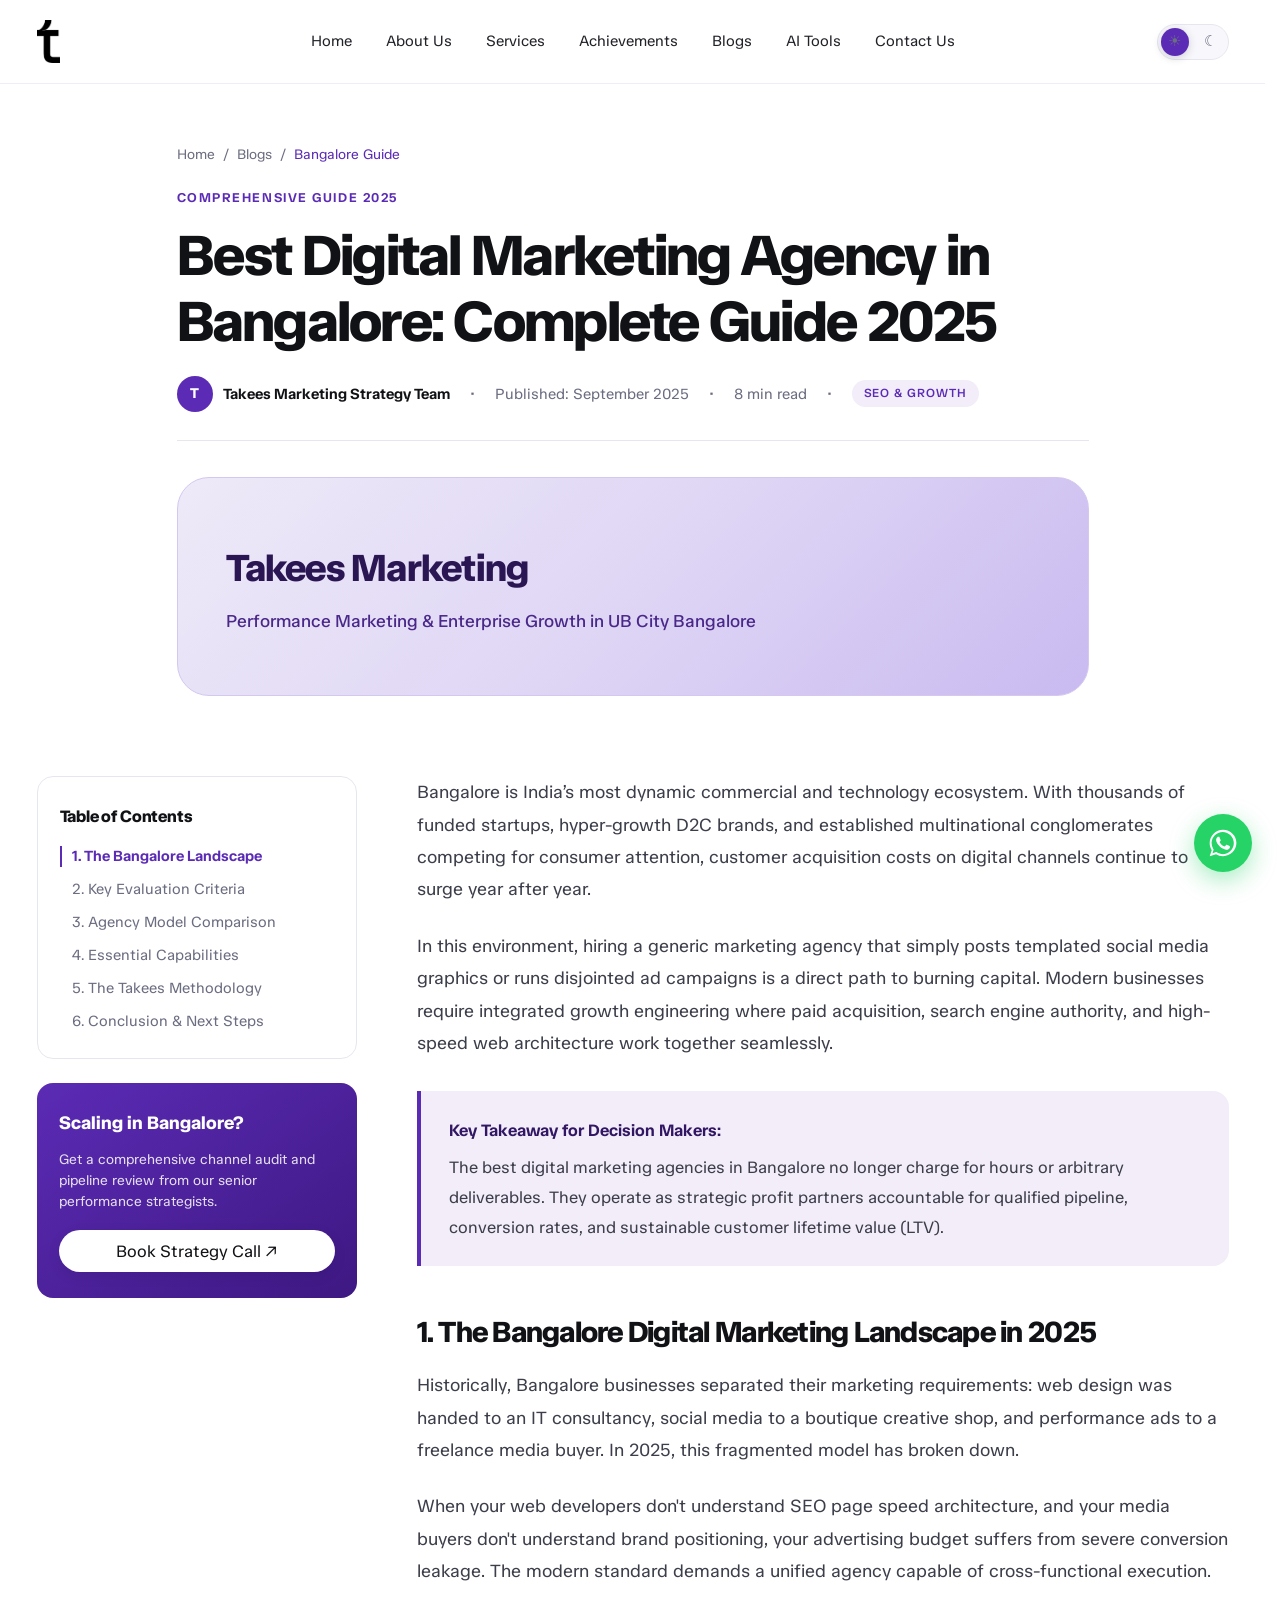
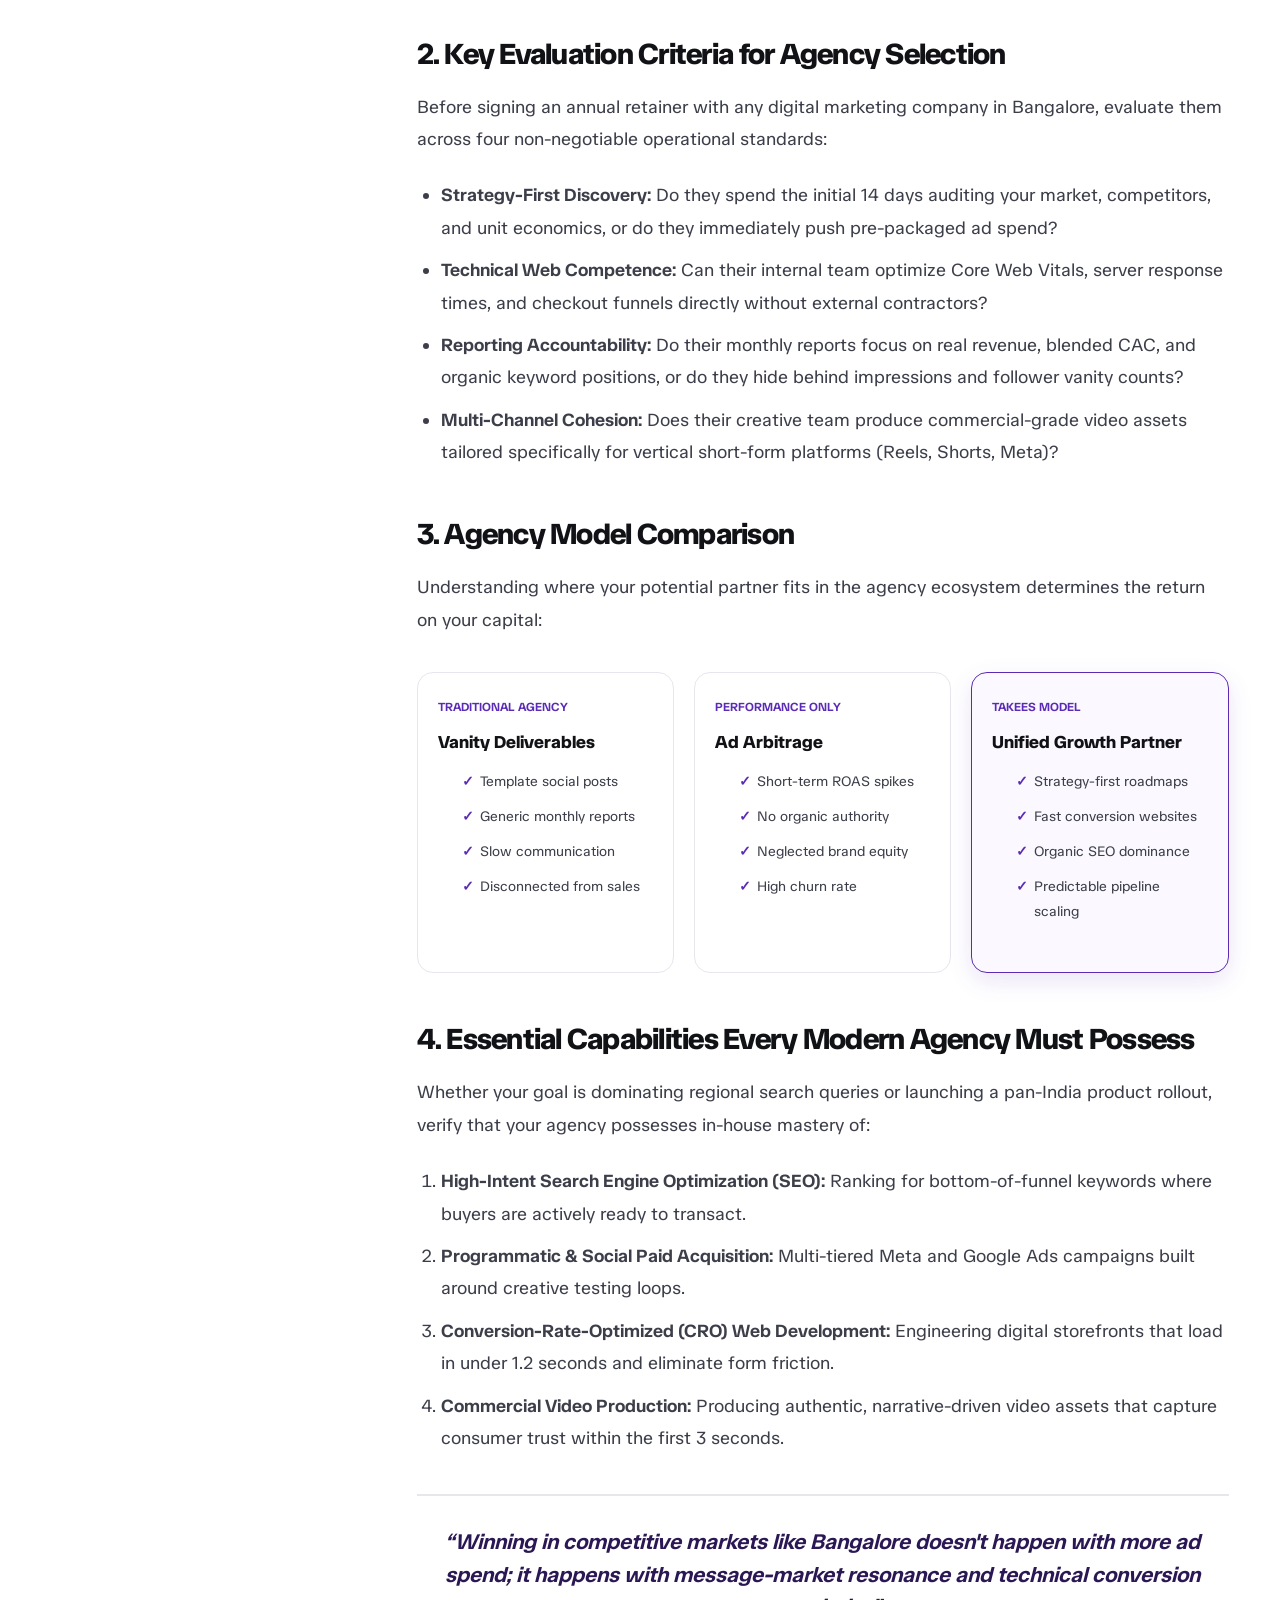
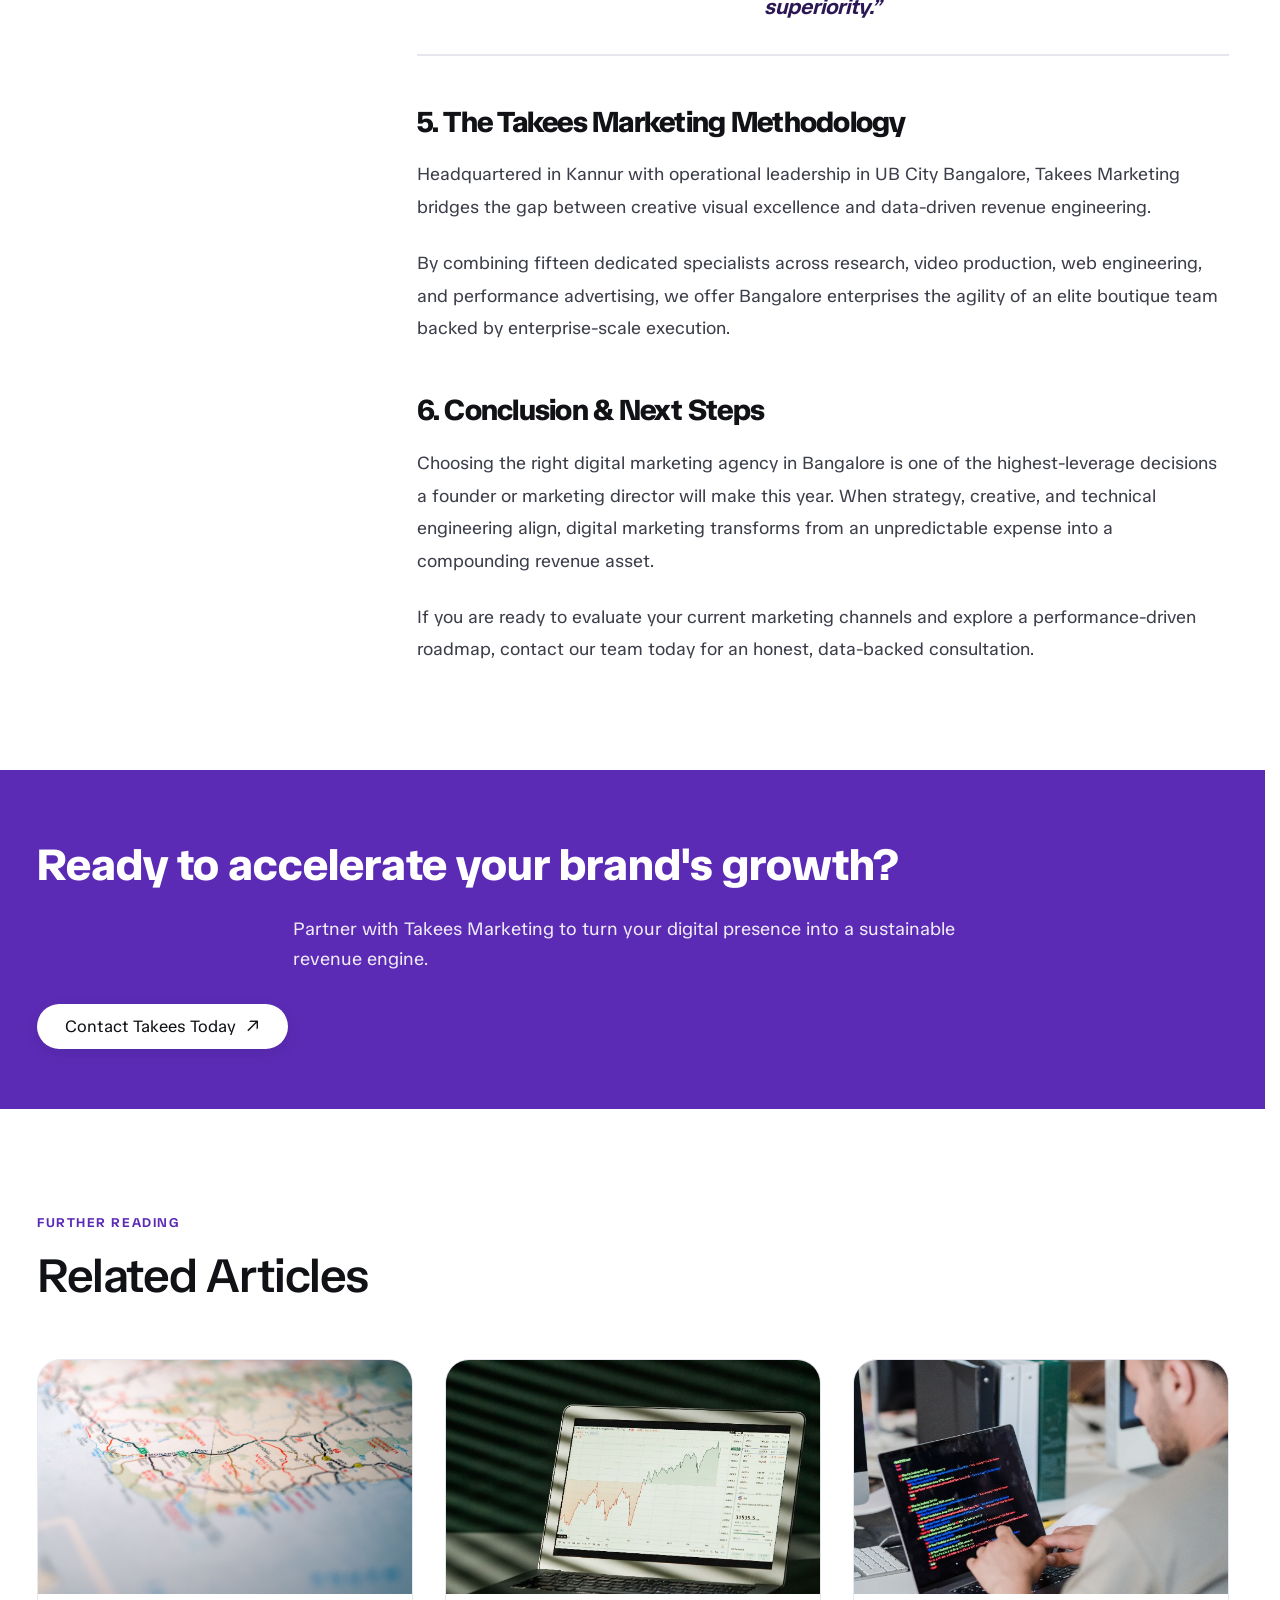
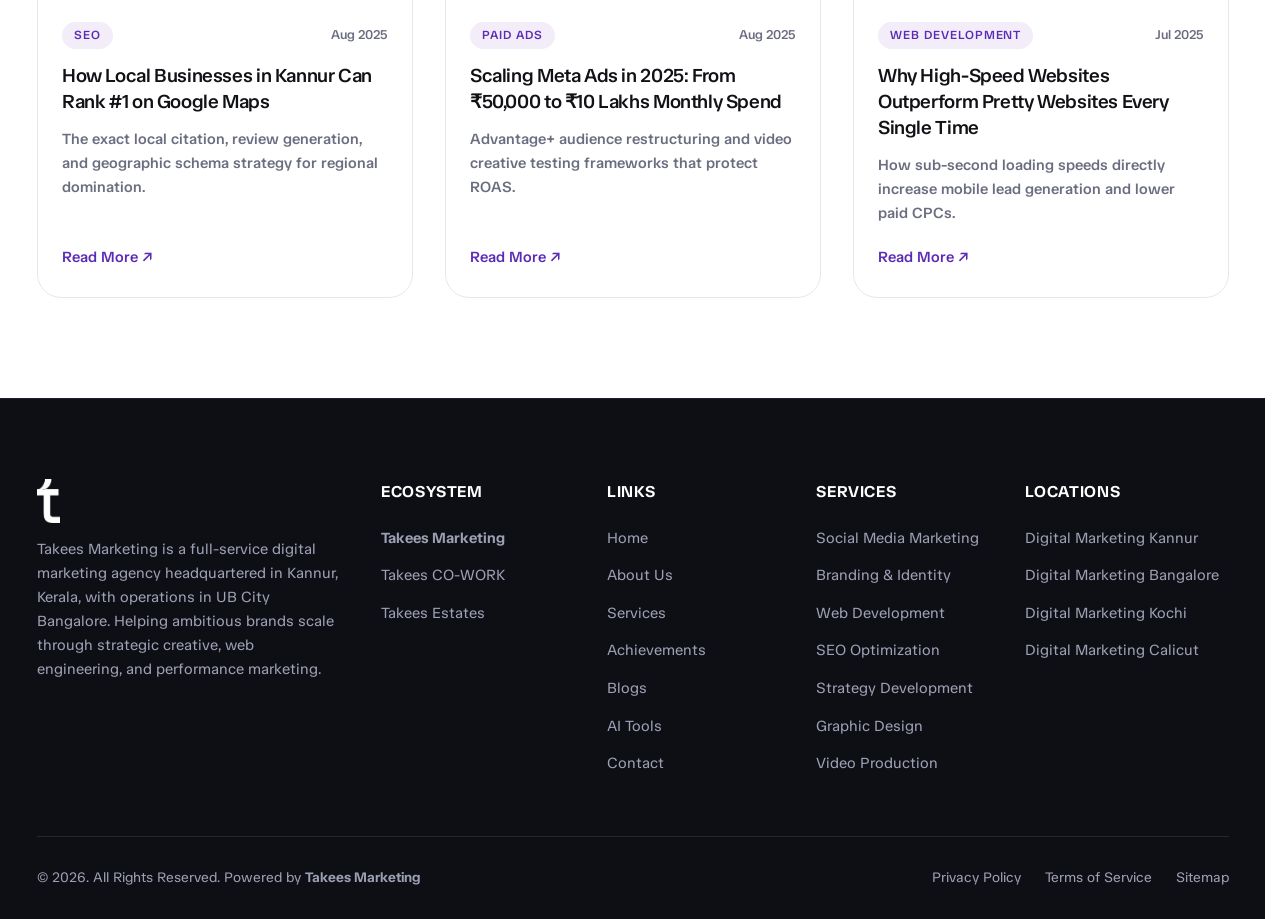
<file: blog-details.html>
﻿<!DOCTYPE html>
<html lang="en">

<head>
  <meta charset="UTF-8">
  <meta name="viewport" content="width=device-width, initial-scale=1.0">
  <title>Best Digital Marketing Agency in Bangalore: Complete Guide 2025 | Takees Marketing</title>
  <meta name="description"
    content="Discover how leading brands select the best digital marketing agency in Bangalore. A comprehensive breakdown of strategies, pricing models, and ROI expectations.">
  <link rel="canonical" href="https://takees.in/best-digital-marketing-agency-in-bangalore/">

  <!-- Stylesheets -->
  <script src="js/theme-init.js"></script>
  <link rel="stylesheet" href="css/style.css">
  <link rel="stylesheet" href="css/responsive.css">

  <!-- Favicon -->
  <link rel="icon" type="image/svg+xml"
    href="data:image/svg+xml,<svg xmlns='http://www.w3.org/2000/svg' viewBox='0 0 32 32'><rect width='32' height='32' rx='8' fill='%235b2bb5'/><text x='16' y='22' fill='%23ffffff' font-size='18' font-weight='800' font-family='sans-serif' text-anchor='middle'>t</text></svg>">
</head>

<body>

  <!-- =========================================================================
       HEADER / NAVIGATION
       ========================================================================= -->
  <header class="site-header" id="siteHeader">
    <div class="container nav-container">
      <a href="index.html" class="brand-logo" aria-label="Takees Marketing Home"><img src="assets/Vector.png" alt="Takees Marketing"></a>

      <!-- Desktop Navigation -->
      <nav class="nav-menu" id="navMenu" aria-label="Main Navigation">
        <a href="index.html" class="nav-link">Home</a>
        <a href="about.html" class="nav-link">About Us</a>
        <a href="services.html" class="nav-link">Services</a>
        <a href="achievements.html" class="nav-link">Achievements</a>
        <a href="blogs.html" class="nav-link active">Blogs</a>
        <a href="ai-tools.html" class="nav-link">AI Tools</a>
        <a href="contact.html" class="nav-link">Contact Us</a>
      </nav>

      <!-- Mobile Hamburger Button -->
      <button class="theme-toggle" id="themeToggle" type="button" aria-label="Switch to dark mode" aria-pressed="false">
        <span class="theme-toggle-icon theme-toggle-sun" aria-hidden="true">&#9728;</span>
        <span class="theme-toggle-track" aria-hidden="true"><span class="theme-toggle-thumb"></span></span>
        <span class="theme-toggle-icon theme-toggle-moon" aria-hidden="true">&#9790;</span>
      </button>

      <button class="menu-toggle" id="menuToggle" aria-label="Toggle Navigation Menu" aria-expanded="false">
        <span></span>
        <span></span>
        <span></span>
      </button>
    </div>
  </header>

  <!-- =========================================================================
       ARTICLE HEADER & BREADCRUMBS
       ========================================================================= -->
  <header class="article-header-wrap">
    <div class="container">
      <nav class="breadcrumbs" aria-label="Breadcrumb">
        <a href="index.html">Home</a> <span>/</span>
        <a href="blogs.html">Blogs</a> <span>/</span>
        <span style="color: var(--primary);">Bangalore Guide</span>
      </nav>

      <span class="kicker">COMPREHENSIVE GUIDE 2025</span>
      <h1 class="article-main-title">
        Best Digital Marketing Agency in Bangalore: Complete Guide 2025
      </h1>

      <div class="article-meta-bar">
        <div class="article-author-badge">
          <div class="article-author-avatar">T</div>
          <div>Takees Marketing Strategy Team</div>
        </div>
        <div>•</div>
        <div>Published: September 2025</div>
        <div>•</div>
        <div>8 min read</div>
        <div>•</div>
        <span class="blog-category-tag">SEO &amp; Growth</span>
      </div>

      <!-- Featured Banner -->
      <div class="article-featured-banner">
        <div>
          <h3>Takees Marketing</h3>
          <p>Performance Marketing &amp; Enterprise Growth in UB City Bangalore</p>
        </div>

      </div>
    </div>
  </header>

  <!-- =========================================================================
       MAIN ARTICLE LAYOUT: 2-COLUMN (STICKY SIDEBAR + CONTENT)
       ========================================================================= -->
  <div class="container">
    <div class="article-layout-grid">
      <!-- Left Sticky Sidebar -->
      <aside class="article-sidebar" aria-label="Table of Contents and Quick Actions">
        <!-- Table of Contents -->
        <div class="sidebar-box">
          <h4 class="sidebar-box-title">Table of Contents</h4>
          <nav class="toc-nav-list">
            <a href="#section-landscape" class="toc-nav-link active">1. The Bangalore Landscape</a>
            <a href="#section-criteria" class="toc-nav-link">2. Key Evaluation Criteria</a>
            <a href="#section-comparison" class="toc-nav-link">3. Agency Model Comparison</a>
            <a href="#section-services" class="toc-nav-link">4. Essential Capabilities</a>
            <a href="#section-takees" class="toc-nav-link">5. The Takees Methodology</a>
            <a href="#section-conclusion" class="toc-nav-link">6. Conclusion &amp; Next Steps</a>
          </nav>
        </div>

        <!-- Sticky Strategy CTA Box -->
        <div class="sidebar-cta-card">
          <h4>Scaling in Bangalore?</h4>
          <p>Get a comprehensive channel audit and pipeline review from our senior performance strategists.</p>
          <a href="contact.html" class="btn btn-white" style="width: 100%;">
            Book Strategy Call ↗
          </a>
        </div>
      </aside>

      <!-- Right Main Content -->
      <main class="article-body">
        <p>
          Bangalore is India’s most dynamic commercial and technology ecosystem. With thousands of funded startups,
          hyper-growth D2C brands, and established multinational conglomerates competing for consumer attention,
          customer acquisition costs on digital channels continue to surge year after year.
        </p>
        <p>
          In this environment, hiring a generic marketing agency that simply posts templated social media graphics or
          runs disjointed ad campaigns is a direct path to burning capital. Modern businesses require integrated growth
          engineering where paid acquisition, search engine authority, and high-speed web architecture work together
          seamlessly.
        </p>

        <!-- Callout Box -->
        <div class="article-callout-box">
          <strong>Key Takeaway for Decision Makers:</strong>
          The best digital marketing agencies in Bangalore no longer charge for hours or arbitrary deliverables. They
          operate as strategic profit partners accountable for qualified pipeline, conversion rates, and sustainable
          customer lifetime value (LTV).
        </div>

        <!-- Section 1 -->
        <h2 id="section-landscape">1. The Bangalore Digital Marketing Landscape in 2025</h2>
        <p>
          Historically, Bangalore businesses separated their marketing requirements: web design was handed to an IT
          consultancy, social media to a boutique creative shop, and performance ads to a freelance media buyer. In
          2025, this fragmented model has broken down.
        </p>
        <p>
          When your web developers don't understand SEO page speed architecture, and your media buyers don't understand
          brand positioning, your advertising budget suffers from severe conversion leakage. The modern standard demands
          a unified agency capable of cross-functional execution.
        </p>

        <!-- Section 2 -->
        <h2 id="section-criteria">2. Key Evaluation Criteria for Agency Selection</h2>
        <p>
          Before signing an annual retainer with any digital marketing company in Bangalore, evaluate them across four
          non-negotiable operational standards:
        </p>
        <ul>
          <li><strong>Strategy-First Discovery:</strong> Do they spend the initial 14 days auditing your market,
            competitors, and unit economics, or do they immediately push pre-packaged ad spend?</li>
          <li><strong>Technical Web Competence:</strong> Can their internal team optimize Core Web Vitals, server
            response times, and checkout funnels directly without external contractors?</li>
          <li><strong>Reporting Accountability:</strong> Do their monthly reports focus on real revenue, blended CAC,
            and organic keyword positions, or do they hide behind impressions and follower vanity counts?</li>
          <li><strong>Multi-Channel Cohesion:</strong> Does their creative team produce commercial-grade video assets
            tailored specifically for vertical short-form platforms (Reels, Shorts, Meta)?</li>
        </ul>

        <!-- Section 3: Metric Comparison -->
        <h2 id="section-comparison">3. Agency Model Comparison</h2>
        <p>
          Understanding where your potential partner fits in the agency ecosystem determines the return on your capital:
        </p>

        <div class="article-metric-comparison">
          <div class="comp-card">
            <div class="comp-badge">Traditional Agency</div>
            <div class="comp-title">Vanity Deliverables</div>
            <ul class="comp-list">
              <li>Template social posts</li>
              <li>Generic monthly reports</li>
              <li>Slow communication</li>
              <li>Disconnected from sales</li>
            </ul>
          </div>

          <div class="comp-card">
            <div class="comp-badge">Performance Only</div>
            <div class="comp-title">Ad Arbitrage</div>
            <ul class="comp-list">
              <li>Short-term ROAS spikes</li>
              <li>No organic authority</li>
              <li>Neglected brand equity</li>
              <li>High churn rate</li>
            </ul>
          </div>

          <div class="comp-card highlight">
            <div class="comp-badge">Takees Model</div>
            <div class="comp-title">Unified Growth Partner</div>
            <ul class="comp-list">
              <li>Strategy-first roadmaps</li>
              <li>Fast conversion websites</li>
              <li>Organic SEO dominance</li>
              <li>Predictable pipeline scaling</li>
            </ul>
          </div>
        </div>

        <!-- Section 4 -->
        <h2 id="section-services">4. Essential Capabilities Every Modern Agency Must Possess</h2>
        <p>
          Whether your goal is dominating regional search queries or launching a pan-India product rollout, verify that
          your agency possesses in-house mastery of:
        </p>
        <ol>
          <li><strong>High-Intent Search Engine Optimization (SEO):</strong> Ranking for bottom-of-funnel keywords where
            buyers are actively ready to transact.</li>
          <li><strong>Programmatic &amp; Social Paid Acquisition:</strong> Multi-tiered Meta and Google Ads campaigns
            built around creative testing loops.</li>
          <li><strong>Conversion-Rate-Optimized (CRO) Web Development:</strong> Engineering digital storefronts that
            load in under 1.2 seconds and eliminate form friction.</li>
          <li><strong>Commercial Video Production:</strong> Producing authentic, narrative-driven video assets that
            capture consumer trust within the first 3 seconds.</li>
        </ol>

        <!-- Pullquote -->
        <div class="article-pullquote">
          “Winning in competitive markets like Bangalore doesn't happen with more ad spend; it happens with
          message-market resonance and technical conversion superiority.”
        </div>

        <!-- Section 5 -->
        <h2 id="section-takees">5. The Takees Marketing Methodology</h2>
        <p>
          Headquartered in Kannur with operational leadership in UB City Bangalore, Takees Marketing bridges the gap
          between creative visual excellence and data-driven revenue engineering.
        </p>
        <p>
          By combining fifteen dedicated specialists across research, video production, web engineering, and performance
          advertising, we offer Bangalore enterprises the agility of an elite boutique team backed by enterprise-scale
          execution.
        </p>

        <!-- Section 6 -->
        <h2 id="section-conclusion">6. Conclusion &amp; Next Steps</h2>
        <p>
          Choosing the right digital marketing agency in Bangalore is one of the highest-leverage decisions a founder or
          marketing director will make this year. When strategy, creative, and technical engineering align, digital
          marketing transforms from an unpredictable expense into a compounding revenue asset.
        </p>
        <p>
          If you are ready to evaluate your current marketing channels and explore a performance-driven roadmap, contact
          our team today for an honest, data-backed consultation.
        </p>
      </main>
    </div>
  </div>

  <!-- =========================================================================
       PURPLE NEWSLETTER / GROWTH CTA SECTION
       ========================================================================= -->
  <section class="section-sm" style="background-color: var(--primary); color: #ffffff;" id="articleCta">
    <div class="container text-center">
      <h2 style="font-size: clamp(2rem, 3.2vw + 1rem, 2.8rem); font-weight: 800; margin-bottom: 14px; color: #ffffff;">
        Ready to accelerate your brand's growth?
      </h2>
      <p style="font-size: 1.15rem; color: rgba(255,255,255,0.9); max-width: 680px; margin: 0 auto 30px;">
        Partner with Takees Marketing to turn your digital presence into a sustainable revenue engine.
      </p>
      <a href="contact.html" class="btn btn-white">
        Contact Takees Today <span class="btn-arrow-icon">↗</span>
      </a>
    </div>
  </section>

  <!-- =========================================================================
       RELATED ARTICLES SECTION
       ========================================================================= -->
  <section class="section" id="relatedArticles">
    <div class="container">
      <div class="section-title-wrap">
        <span class="kicker">FURTHER READING</span>
        <h2 class="section-title">Related Articles</h2>
      </div>

      <div class="blogs-grid-3">
        <article class="blog-card">
          <div class="blog-thumb-box">
            <img src="assets/images/blogs/blog-2.jpg" alt="How Local Businesses in Kannur Can Rank #1 on Google Maps" class="blog-thumb-img" loading="lazy">
          </div>
          <div class="blog-content">
            <div class="blog-meta-row">
              <span class="blog-category-tag">SEO</span>
              <span class="blog-date">Aug 2025</span>
            </div>
            <h3 class="blog-item-title">
              <a href="blog-details.html">How Local Businesses in Kannur Can Rank #1 on Google Maps</a>
            </h3>
            <p class="blog-item-excerpt">
              The exact local citation, review generation, and geographic schema strategy for regional domination.
            </p>
            <a href="blog-details.html" class="blog-read-link">Read More ↗</a>
          </div>
        </article>

        <article class="blog-card">
          <div class="blog-thumb-box">
            <img src="assets/images/blogs/blog-3.jpg" alt="Scaling Meta Ads in 2025" class="blog-thumb-img" loading="lazy">
          </div>
          <div class="blog-content">
            <div class="blog-meta-row">
              <span class="blog-category-tag">Paid Ads</span>
              <span class="blog-date">Aug 2025</span>
            </div>
            <h3 class="blog-item-title">
              <a href="blog-details.html">Scaling Meta Ads in 2025: From ₹50,000 to ₹10 Lakhs Monthly Spend</a>
            </h3>
            <p class="blog-item-excerpt">
              Advantage+ audience restructuring and video creative testing frameworks that protect ROAS.
            </p>
            <a href="blog-details.html" class="blog-read-link">Read More ↗</a>
          </div>
        </article>

        <article class="blog-card">
          <div class="blog-thumb-box">
            <img src="assets/images/blogs/blog-5.jpg" alt="Why High-Speed Websites Outperform Pretty Websites" class="blog-thumb-img" loading="lazy">
          </div>
          <div class="blog-content">
            <div class="blog-meta-row">
              <span class="blog-category-tag">Web Development</span>
              <span class="blog-date">Jul 2025</span>
            </div>
            <h3 class="blog-item-title">
              <a href="blog-details.html">Why High-Speed Websites Outperform Pretty Websites Every Single Time</a>
            </h3>
            <p class="blog-item-excerpt">
              How sub-second loading speeds directly increase mobile lead generation and lower paid CPCs.
            </p>
            <a href="blog-details.html" class="blog-read-link">Read More ↗</a>
          </div>
        </article>
      </div>
    </div>
  </section>

  <!-- =========================================================================
       FOOTER (DARK)
       ========================================================================= -->
  <footer class="site-footer" id="siteFooter">
    <div class="container">
      <div class="footer-top">
        <div class="footer-brand">
          <a href="index.html" class="brand-logo" aria-label="Takees Marketing Home"><img src="assets/Vector.png" alt="Takees Marketing"></a>
          <p class="footer-desc">
            Takees Marketing is a full-service digital marketing agency headquartered in Kannur, Kerala, with operations
            in UB City Bangalore. Helping ambitious brands scale through strategic creative, web engineering, and
            performance marketing.
          </p>
        </div>

        <div>
          <h4 class="footer-col-title">ECOSYSTEM</h4>
          <ul class="footer-links">
            <li><a href="index.html" class="footer-link"><strong>Takees Marketing</strong></a></li>
            <li><a href="https://takeescowork.com/" class="footer-link" target="_blank" rel="noopener noreferrer">Takees CO-WORK</a></li>
            <li><a href="https://takeesestates.com/" class="footer-link" target="_blank" rel="noopener noreferrer">Takees Estates</a></li>
          </ul>
        </div>

        <div>
          <h4 class="footer-col-title">LINKS</h4>
          <ul class="footer-links">
            <li><a href="index.html" class="footer-link">Home</a></li>
            <li><a href="about.html" class="footer-link">About Us</a></li>
            <li><a href="services.html" class="footer-link">Services</a></li>
            <li><a href="achievements.html" class="footer-link">Achievements</a></li>
            <li><a href="blogs.html" class="footer-link">Blogs</a></li>
            <li><a href="ai-tools.html" class="footer-link">AI Tools</a></li>
            <li><a href="contact.html" class="footer-link">Contact</a></li>
          </ul>
        </div>

        <!-- Col 4: Services -->
        <div>
          <h4 class="footer-col-title">SERVICES</h4>
          <ul class="footer-links">
            <li><a href="services.html#social-media" class="footer-link">Social Media Marketing</a></li>
            <li><a href="services.html#branding" class="footer-link">Branding &amp; Identity</a></li>
            <li><a href="services.html#web-dev" class="footer-link">Web Development</a></li>
            <li><a href="services.html#seo" class="footer-link">SEO Optimization</a></li>
            <li><a href="services.html#strategy" class="footer-link">Strategy Development</a></li>
            <li><a href="services.html#graphic-design" class="footer-link">Graphic Design</a></li>
            <li><a href="services.html#video-production" class="footer-link">Video Production</a></li>
          </ul>
        </div>

        <!-- Col 5: Locations -->
        <div>
          <h4 class="footer-col-title">LOCATIONS</h4>
          <ul class="footer-links">
            <li><a href="file:///C:/Users/FARAZ/OneDrive/Desktop/takees%20kannur/index.html" class="footer-link">Digital Marketing Kannur</a></li>
            <li><a href="file:///C:/Users/FARAZ/OneDrive/Desktop/takees%20bnglr%20anti/index.html" class="footer-link">Digital Marketing Bangalore</a></li>
            <li><a href="file:///C:/Users/FARAZ/OneDrive/Desktop/takees%20kochi/index.html" class="footer-link">Digital Marketing Kochi</a></li>
            <li><a href="#" class="footer-link">Digital Marketing Calicut</a></li>
          </ul>
        </div>
      </div>

      <div class="footer-bottom">
        <div>
          &copy; 2026. All Rights Reserved. Powered by <strong>Takees Marketing</strong>
        </div>
        <div class="footer-legal-links">
          <span>Privacy Policy</span>
          <span>Terms of Service</span>
          <span>Sitemap</span>
        </div>
      </div>
    </div>
  </footer>

  <!-- Floating WhatsApp -->
  <a href="https://wa.me/918137890091?text=Hi%20Takees%20Marketing%2C%20I%20would%20like%20to%20inquire%20about%20your%20services."
    class="floating-whatsapp" target="_blank" rel="noopener noreferrer"
    aria-label="Chat with Takees Marketing on WhatsApp">
    <svg viewBox="0 0 24 24" aria-hidden="true">
      <path
        d="M12.031 2C6.495 2 2 6.495 2 12.031c0 1.97.57 3.81 1.558 5.373L2 22l4.773-1.523c1.51.91 3.266 1.434 5.258 1.434 5.536 0 10.031-4.495 10.031-10.031C22.062 6.495 17.567 2 12.031 2zm0 18.375c-1.745 0-3.37-.5-4.75-1.37l-.34-.21-2.83.9.91-2.75-.22-.35a8.293 8.293 0 0 1-1.36-4.564c0-4.6 3.74-8.34 8.34-8.34 4.6 0 8.34 3.74 8.34 8.34 0 4.6-3.74 8.34-8.34 8.34zm4.56-6.24c-.25-.13-1.48-.73-1.71-.81-.23-.08-.4-.13-.57.13-.17.25-.66.81-.81.98-.15.17-.3.19-.55.06-.25-.13-1.06-.39-2.02-1.25-.75-.67-1.25-1.5-1.4-1.75-.15-.25-.02-.39.11-.51.11-.11.25-.29.38-.44.13-.15.17-.25.25-.42.08-.17.04-.32-.02-.45-.06-.13-.57-1.37-.78-1.88-.2-.49-.41-.43-.57-.43h-.48c-.17 0-.45.06-.69.32-.23.25-.9.88-.9 2.15s.92 2.5 1.05 2.67c.13.17 1.81 2.76 4.39 3.87.61.26 1.09.42 1.46.54.62.2 1.18.17 1.63.1.5-.07 1.48-.61 1.69-1.2.21-.59.21-1.1.15-1.2-.06-.1-.23-.17-.48-.29z" />
    </svg>
    <span class="tooltip">Chat with us on WhatsApp</span>
  </a>

  <!-- JavaScript -->
  <script src="js/main.js"></script>
</body>

</html>
</file>
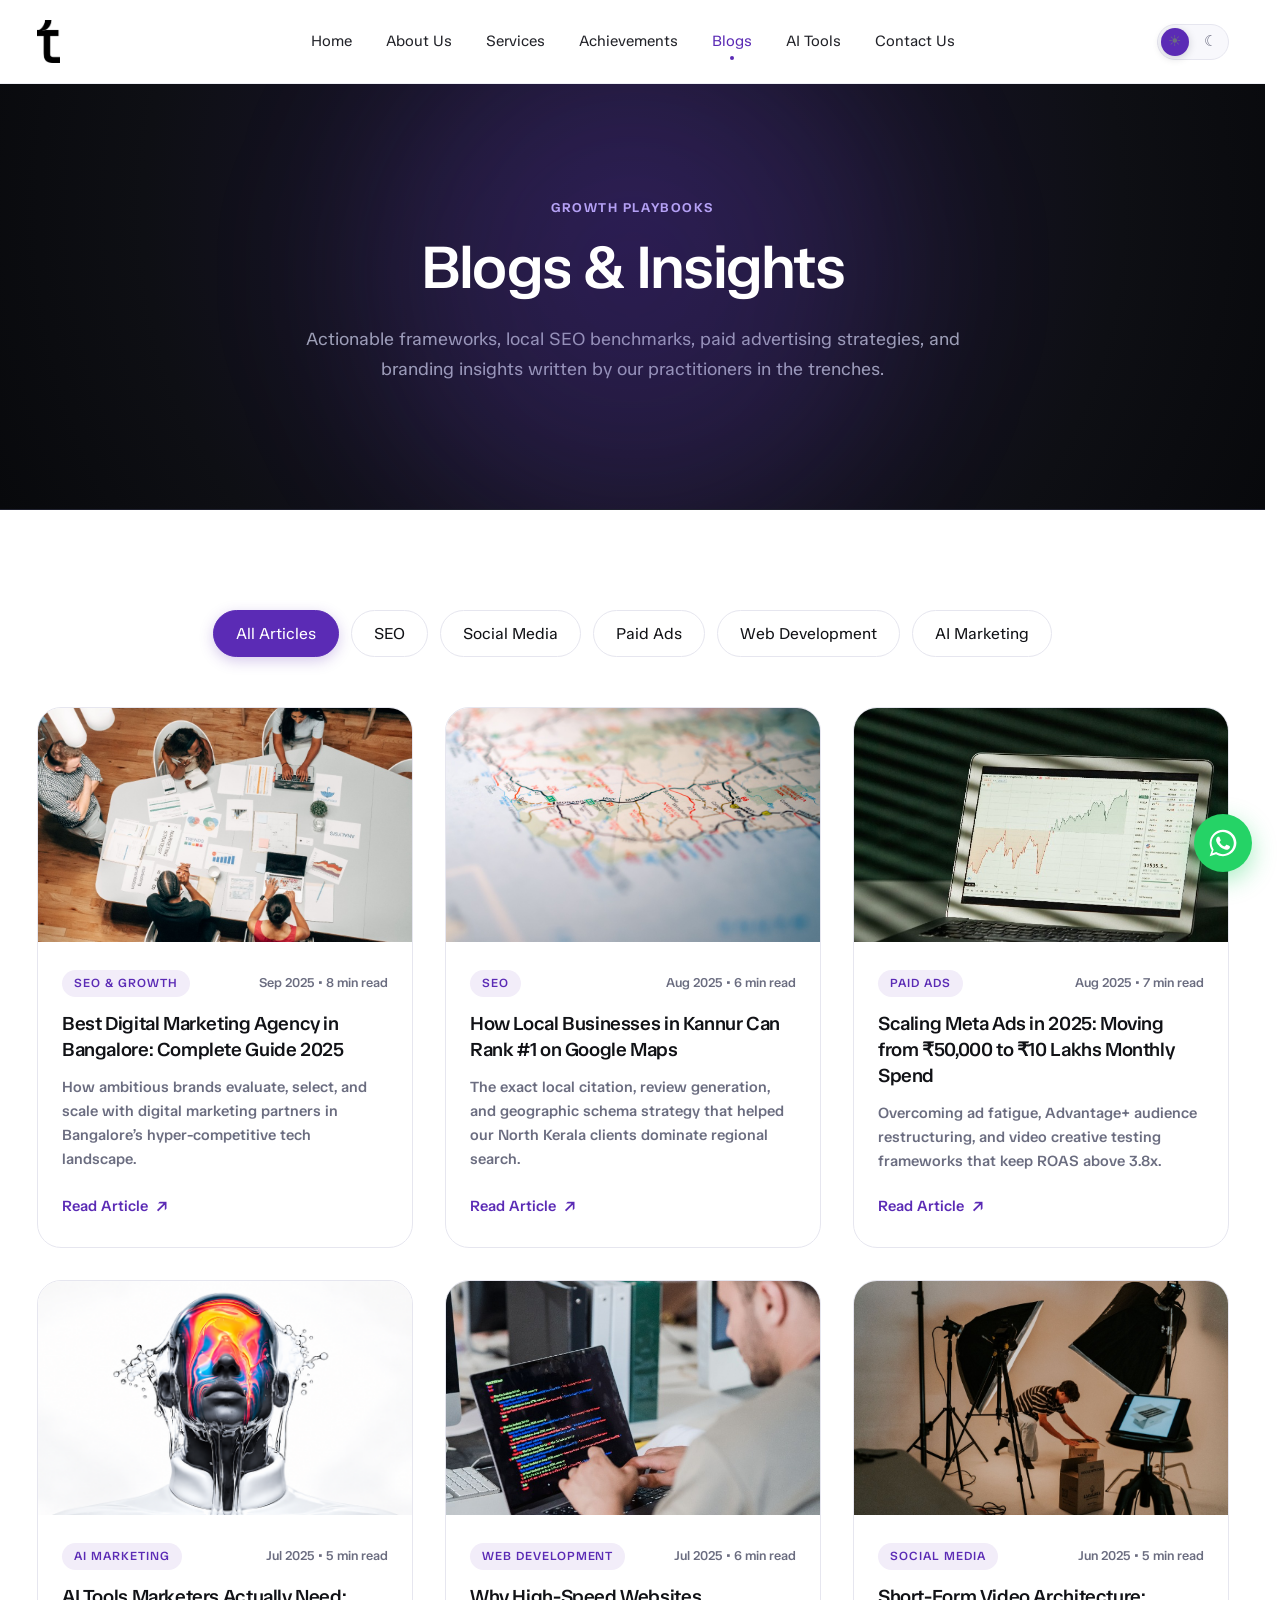
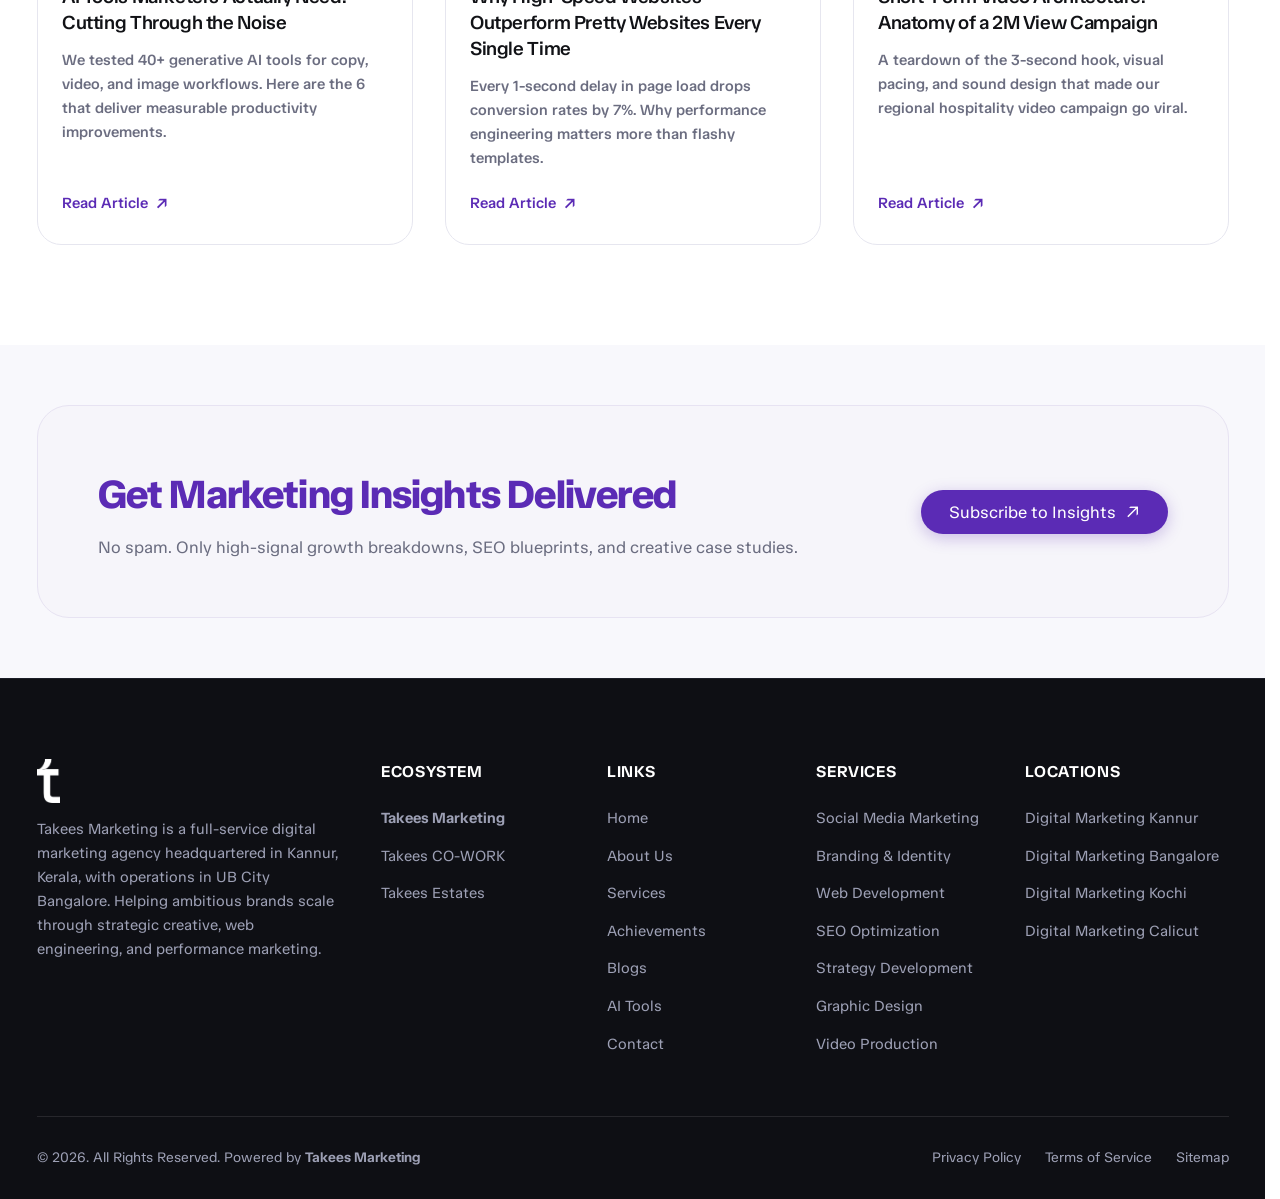
<file: blogs.html>
﻿<!DOCTYPE html>
<html lang="en">

<head>
  <meta charset="UTF-8">
  <meta name="viewport" content="width=device-width, initial-scale=1.0">
  <title>Digital Marketing & SEO Blogs | Takees Marketing</title>
  <meta name="description"
    content="Actionable guides, SEO strategies, Meta Ads breakdowns, and digital growth playbooks from the strategists at Takees Marketing.">
  <link rel="canonical" href="https://takees.in/blogs/">

  <!-- Stylesheets -->
  <script src="js/theme-init.js"></script>
  <link rel="stylesheet" href="css/style.css">
  <link rel="stylesheet" href="css/responsive.css">

  <!-- Favicon -->
  <link rel="icon" type="image/svg+xml"
    href="data:image/svg+xml,<svg xmlns='http://www.w3.org/2000/svg' viewBox='0 0 32 32'><rect width='32' height='32' rx='8' fill='%235b2bb5'/><text x='16' y='22' fill='%23ffffff' font-size='18' font-weight='800' font-family='sans-serif' text-anchor='middle'>t</text></svg>">
</head>

<body>

  <!-- =========================================================================
       HEADER / NAVIGATION
       ========================================================================= -->
  <header class="site-header" id="siteHeader">
    <div class="container nav-container">
      <a href="index.html" class="brand-logo" aria-label="Takees Marketing Home"><img src="assets/Vector.png" alt="Takees Marketing"></a>

      <!-- Desktop Navigation -->
      <nav class="nav-menu" id="navMenu" aria-label="Main Navigation">
        <a href="index.html" class="nav-link">Home</a>
        <a href="about.html" class="nav-link">About Us</a>
        <a href="services.html" class="nav-link">Services</a>
        <a href="achievements.html" class="nav-link">Achievements</a>
        <a href="blogs.html" class="nav-link active">Blogs</a>
        <a href="ai-tools.html" class="nav-link">AI Tools</a>
        <a href="contact.html" class="nav-link">Contact Us</a>
      </nav>

      <!-- Mobile Hamburger Button -->
      <button class="theme-toggle" id="themeToggle" type="button" aria-label="Switch to dark mode" aria-pressed="false">
        <span class="theme-toggle-icon theme-toggle-sun" aria-hidden="true">&#9728;</span>
        <span class="theme-toggle-track" aria-hidden="true"><span class="theme-toggle-thumb"></span></span>
        <span class="theme-toggle-icon theme-toggle-moon" aria-hidden="true">&#9790;</span>
      </button>

      <button class="menu-toggle" id="menuToggle" aria-label="Toggle Navigation Menu" aria-expanded="false">
        <span></span>
        <span></span>
        <span></span>
      </button>
    </div>
  </header>

  <!-- =========================================================================
       HERO: BLOGS
       ========================================================================= -->
  <section class="dark-hero" id="blogsHero">
    <div class="container container-narrow">
      <span class="kicker kicker-light">GROWTH PLAYBOOKS</span>
      <h1 class="section-title">Blogs &amp; Insights</h1>
      <p class="section-subtitle">
        Actionable frameworks, local SEO benchmarks, paid advertising strategies, and branding insights written by our
        practitioners in the trenches.
      </p>
    </div>
  </section>

  <!-- =========================================================================
       BLOG LISTING SECTION WITH CATEGORY FILTER
       ========================================================================= -->
  <section class="section" id="blogListing">
    <div class="container">
      <!-- Filter Buttons -->
      <div class="blog-filters">
        <button class="filter-btn active" data-filter="all">All Articles</button>
        <button class="filter-btn" data-filter="seo">SEO</button>
        <button class="filter-btn" data-filter="social">Social Media</button>
        <button class="filter-btn" data-filter="ads">Paid Ads</button>
        <button class="filter-btn" data-filter="web">Web Development</button>
        <button class="filter-btn" data-filter="ai">AI Marketing</button>
      </div>

      <!-- Blogs Grid -->
      <div class="blogs-grid-3">
        <!-- Blog 1 (Primary Link to Blog Details) -->
        <article class="blog-card" data-category="seo">
          <div class="blog-thumb-box">
            <img src="assets/images/blogs/blog-1.jpg" alt="Best Digital Marketing Agency in Bangalore"
              class="blog-thumb-img" loading="lazy">
          </div>
          <div class="blog-content">
            <div class="blog-meta-row">
              <span class="blog-category-tag">SEO &amp; Growth</span>
              <span class="blog-date">Sep 2025 • 8 min read</span>
            </div>
            <h2 class="blog-item-title">
              <a href="blog-details.html">Best Digital Marketing Agency in Bangalore: Complete Guide 2025</a>
            </h2>
            <p class="blog-item-excerpt">
              How ambitious brands evaluate, select, and scale with digital marketing partners in Bangalore’s
              hyper-competitive tech landscape.
            </p>
            <a href="blog-details.html" class="blog-read-link">
              Read Article <span class="btn-arrow-icon">↗</span>
            </a>
          </div>
        </article>

        <!-- Blog 2 -->
        <article class="blog-card" data-category="seo">
          <div class="blog-thumb-box">
            <img src="assets/images/blogs/blog-2.jpg" alt="How Local Businesses in Kannur Can Rank #1 on Google Maps"
              class="blog-thumb-img" loading="lazy">
          </div>
          <div class="blog-content">
            <div class="blog-meta-row">
              <span class="blog-category-tag">SEO</span>
              <span class="blog-date">Aug 2025 • 6 min read</span>
            </div>
            <h2 class="blog-item-title">
              <a href="blog-details.html">How Local Businesses in Kannur Can Rank #1 on Google Maps</a>
            </h2>
            <p class="blog-item-excerpt">
              The exact local citation, review generation, and geographic schema strategy that helped our North Kerala
              clients dominate regional search.
            </p>
            <a href="blog-details.html" class="blog-read-link">
              Read Article <span class="btn-arrow-icon">↗</span>
            </a>
          </div>
        </article>

        <!-- Blog 3 -->
        <article class="blog-card" data-category="ads">
          <div class="blog-thumb-box">
            <img src="assets/images/blogs/blog-3.jpg" alt="Scaling Meta Ads in 2025" class="blog-thumb-img"
              loading="lazy">
          </div>
          <div class="blog-content">
            <div class="blog-meta-row">
              <span class="blog-category-tag">Paid Ads</span>
              <span class="blog-date">Aug 2025 • 7 min read</span>
            </div>
            <h2 class="blog-item-title">
              <a href="blog-details.html">Scaling Meta Ads in 2025: Moving from ₹50,000 to ₹10 Lakhs Monthly Spend</a>
            </h2>
            <p class="blog-item-excerpt">
              Overcoming ad fatigue, Advantage+ audience restructuring, and video creative testing frameworks that keep
              ROAS above 3.8x.
            </p>
            <a href="blog-details.html" class="blog-read-link">
              Read Article <span class="btn-arrow-icon">↗</span>
            </a>
          </div>
        </article>

        <!-- Blog 4 -->
        <article class="blog-card" data-category="ai">
          <div class="blog-thumb-box">
            <img src="assets/images/blogs/blog-4.jpg" alt="AI Tools Marketers Actually Need" class="blog-thumb-img"
              loading="lazy">
          </div>
          <div class="blog-content">
            <div class="blog-meta-row">
              <span class="blog-category-tag">AI Marketing</span>
              <span class="blog-date">Jul 2025 • 5 min read</span>
            </div>
            <h2 class="blog-item-title">
              <a href="blog-details.html">AI Tools Marketers Actually Need: Cutting Through the Noise</a>
            </h2>
            <p class="blog-item-excerpt">
              We tested 40+ generative AI tools for copy, video, and image workflows. Here are the 6 that deliver
              measurable productivity improvements.
            </p>
            <a href="blog-details.html" class="blog-read-link">
              Read Article <span class="btn-arrow-icon">↗</span>
            </a>
          </div>
        </article>

        <!-- Blog 5 -->
        <article class="blog-card" data-category="web">
          <div class="blog-thumb-box">
            <img src="assets/images/blogs/blog-5.jpg" alt="Why High-Speed Websites Outperform Pretty Websites"
              class="blog-thumb-img" loading="lazy">
          </div>
          <div class="blog-content">
            <div class="blog-meta-row">
              <span class="blog-category-tag">Web Development</span>
              <span class="blog-date">Jul 2025 • 6 min read</span>
            </div>
            <h2 class="blog-item-title">
              <a href="blog-details.html">Why High-Speed Websites Outperform Pretty Websites Every Single Time</a>
            </h2>
            <p class="blog-item-excerpt">
              Every 1-second delay in page load drops conversion rates by 7%. Why performance engineering matters more
              than flashy templates.
            </p>
            <a href="blog-details.html" class="blog-read-link">
              Read Article <span class="btn-arrow-icon">↗</span>
            </a>
          </div>
        </article>

        <!-- Blog 6 -->
        <article class="blog-card" data-category="social">
          <div class="blog-thumb-box">
            <img src="assets/images/blogs/blog-6.jpg" alt="Short-Form Video Architecture" class="blog-thumb-img"
              loading="lazy">
          </div>
          <div class="blog-content">
            <div class="blog-meta-row">
              <span class="blog-category-tag">Social Media</span>
              <span class="blog-date">Jun 2025 • 5 min read</span>
            </div>
            <h2 class="blog-item-title">
              <a href="blog-details.html">Short-Form Video Architecture: Anatomy of a 2M View Campaign</a>
            </h2>
            <p class="blog-item-excerpt">
              A teardown of the 3-second hook, visual pacing, and sound design that made our regional hospitality video
              campaign go viral.
            </p>
            <a href="blog-details.html" class="blog-read-link">
              Read Article <span class="btn-arrow-icon">↗</span>
            </a>
          </div>
        </article>
      </div>
    </div>
  </section>

  <!-- =========================================================================
       NEWSLETTER / STRATEGY CTA BANNER
       ========================================================================= -->
  <section class="section-sm" style="background-color: var(--bg-subtle);">
    <div class="container">
      <div class="cta-banner-light">
        <div>
          <h2 class="cta-banner-light-title">Get Marketing Insights Delivered</h2>
          <p class="cta-banner-light-desc">
            No spam. Only high-signal growth breakdowns, SEO blueprints, and creative case studies.
          </p>
        </div>
        <div>
          <a href="contact.html" class="btn btn-primary">
            Subscribe to Insights <span class="btn-arrow-icon">↗</span>
          </a>
        </div>
      </div>
    </div>
  </section>

  <!-- =========================================================================
       FOOTER (DARK)
       ========================================================================= -->
  <footer class="site-footer" id="siteFooter">
    <div class="container">
      <div class="footer-top">
        <div class="footer-brand">
          <a href="index.html" class="brand-logo" aria-label="Takees Marketing Home"><img src="assets/Vector.png" alt="Takees Marketing"></a>
          <p class="footer-desc">
            Takees Marketing is a full-service digital marketing agency headquartered in Kannur, Kerala, with operations
            in UB City Bangalore. Helping ambitious brands scale through strategic creative, web engineering, and
            performance marketing.
          </p>
        </div>

        <div>
          <h4 class="footer-col-title">ECOSYSTEM</h4>
          <ul class="footer-links">
            <li><a href="index.html" class="footer-link"><strong>Takees Marketing</strong></a></li>
            <li><a href="https://takeescowork.com/" class="footer-link" target="_blank" rel="noopener noreferrer">Takees CO-WORK</a></li>
            <li><a href="https://takeesestates.com/" class="footer-link" target="_blank" rel="noopener noreferrer">Takees Estates</a></li>
          </ul>
        </div>

        <div>
          <h4 class="footer-col-title">LINKS</h4>
          <ul class="footer-links">
            <li><a href="index.html" class="footer-link">Home</a></li>
            <li><a href="about.html" class="footer-link">About Us</a></li>
            <li><a href="services.html" class="footer-link">Services</a></li>
            <li><a href="achievements.html" class="footer-link">Achievements</a></li>
            <li><a href="blogs.html" class="footer-link">Blogs</a></li>
            <li><a href="ai-tools.html" class="footer-link">AI Tools</a></li>
            <li><a href="contact.html" class="footer-link">Contact</a></li>
          </ul>
        </div>

        <!-- Col 4: Services -->
        <div>
          <h4 class="footer-col-title">SERVICES</h4>
          <ul class="footer-links">
            <li><a href="services.html#social-media" class="footer-link">Social Media Marketing</a></li>
            <li><a href="services.html#branding" class="footer-link">Branding &amp; Identity</a></li>
            <li><a href="services.html#web-dev" class="footer-link">Web Development</a></li>
            <li><a href="services.html#seo" class="footer-link">SEO Optimization</a></li>
            <li><a href="services.html#strategy" class="footer-link">Strategy Development</a></li>
            <li><a href="services.html#graphic-design" class="footer-link">Graphic Design</a></li>
            <li><a href="services.html#video-production" class="footer-link">Video Production</a></li>
          </ul>
        </div>

        <!-- Col 5: Locations -->
        <div>
          <h4 class="footer-col-title">LOCATIONS</h4>
          <ul class="footer-links">
            <li><a href="file:///C:/Users/FARAZ/OneDrive/Desktop/takees%20kannur/index.html" class="footer-link">Digital Marketing Kannur</a></li>
            <li><a href="file:///C:/Users/FARAZ/OneDrive/Desktop/takees%20bnglr%20anti/index.html" class="footer-link">Digital Marketing Bangalore</a></li>
            <li><a href="file:///C:/Users/FARAZ/OneDrive/Desktop/takees%20kochi/index.html" class="footer-link">Digital Marketing Kochi</a></li>
            <li><a href="#" class="footer-link">Digital Marketing Calicut</a></li>
          </ul>
        </div>
      </div>

      <div class="footer-bottom">
        <div>
          &copy; 2026. All Rights Reserved. Powered by <strong>Takees Marketing</strong>
        </div>
        <div class="footer-legal-links">
          <span>Privacy Policy</span>
          <span>Terms of Service</span>
          <span>Sitemap</span>
        </div>
      </div>
    </div>
  </footer>

  <!-- Floating WhatsApp -->
  <a href="https://wa.me/918137890091?text=Hi%20Takees%20Marketing%2C%20I%20would%20like%20to%20inquire%20about%20your%20services."
    class="floating-whatsapp" target="_blank" rel="noopener noreferrer"
    aria-label="Chat with Takees Marketing on WhatsApp">
    <svg viewBox="0 0 24 24" aria-hidden="true">
      <path
        d="M12.031 2C6.495 2 2 6.495 2 12.031c0 1.97.57 3.81 1.558 5.373L2 22l4.773-1.523c1.51.91 3.266 1.434 5.258 1.434 5.536 0 10.031-4.495 10.031-10.031C22.062 6.495 17.567 2 12.031 2zm0 18.375c-1.745 0-3.37-.5-4.75-1.37l-.34-.21-2.83.9.91-2.75-.22-.35a8.293 8.293 0 0 1-1.36-4.564c0-4.6 3.74-8.34 8.34-8.34 4.6 0 8.34 3.74 8.34 8.34 0 4.6-3.74 8.34-8.34 8.34zm4.56-6.24c-.25-.13-1.48-.73-1.71-.81-.23-.08-.4-.13-.57.13-.17.25-.66.81-.81.98-.15.17-.3.19-.55.06-.25-.13-1.06-.39-2.02-1.25-.75-.67-1.25-1.5-1.4-1.75-.15-.25-.02-.39.11-.51.11-.11.25-.29.38-.44.13-.15.17-.25.25-.42.08-.17.04-.32-.02-.45-.06-.13-.57-1.37-.78-1.88-.2-.49-.41-.43-.57-.43h-.48c-.17 0-.45.06-.69.32-.23.25-.9.88-.9 2.15s.92 2.5 1.05 2.67c.13.17 1.81 2.76 4.39 3.87.61.26 1.09.42 1.46.54.62.2 1.18.17 1.63.1.5-.07 1.48-.61 1.69-1.2.21-.59.21-1.1.15-1.2-.06-.1-.23-.17-.48-.29z" />
    </svg>
    <span class="tooltip">Chat with us on WhatsApp</span>
  </a>

  <!-- JavaScript -->
  <script src="js/main.js"></script>
</body>

</html>
</file>
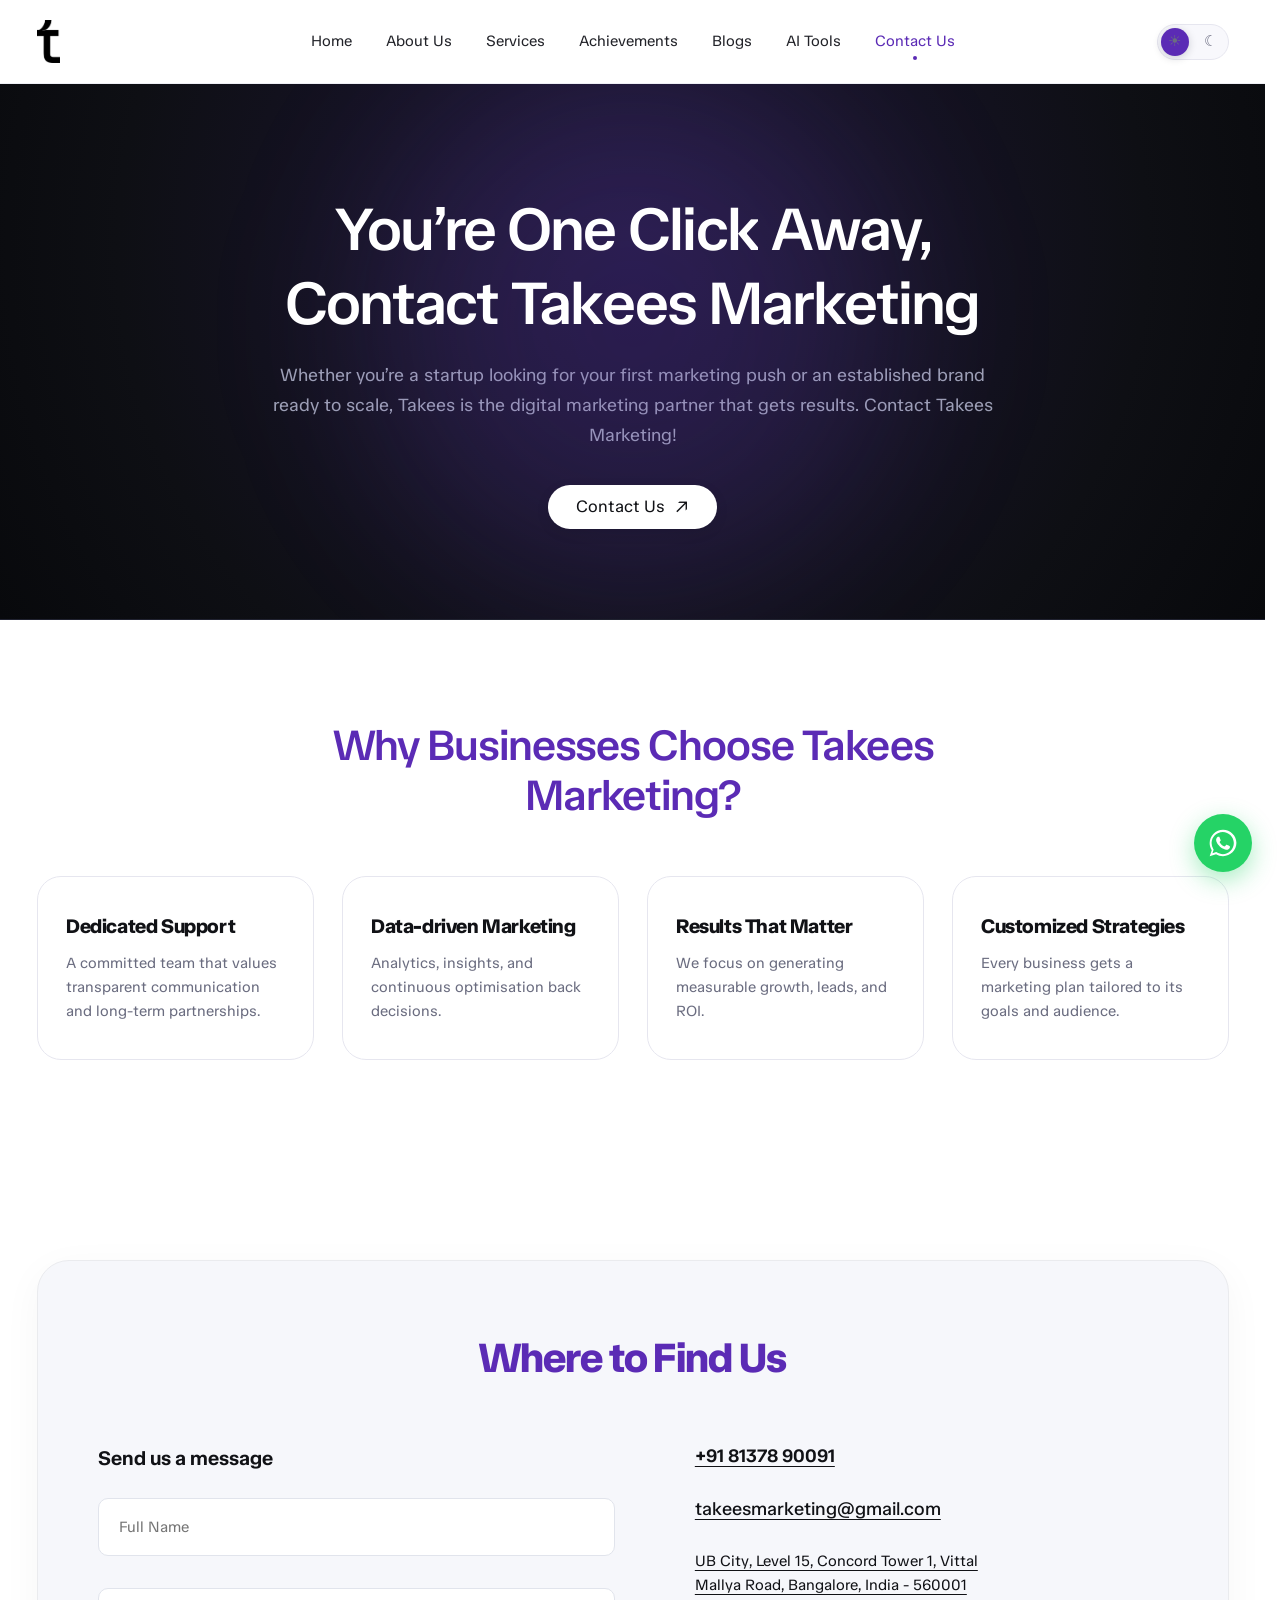
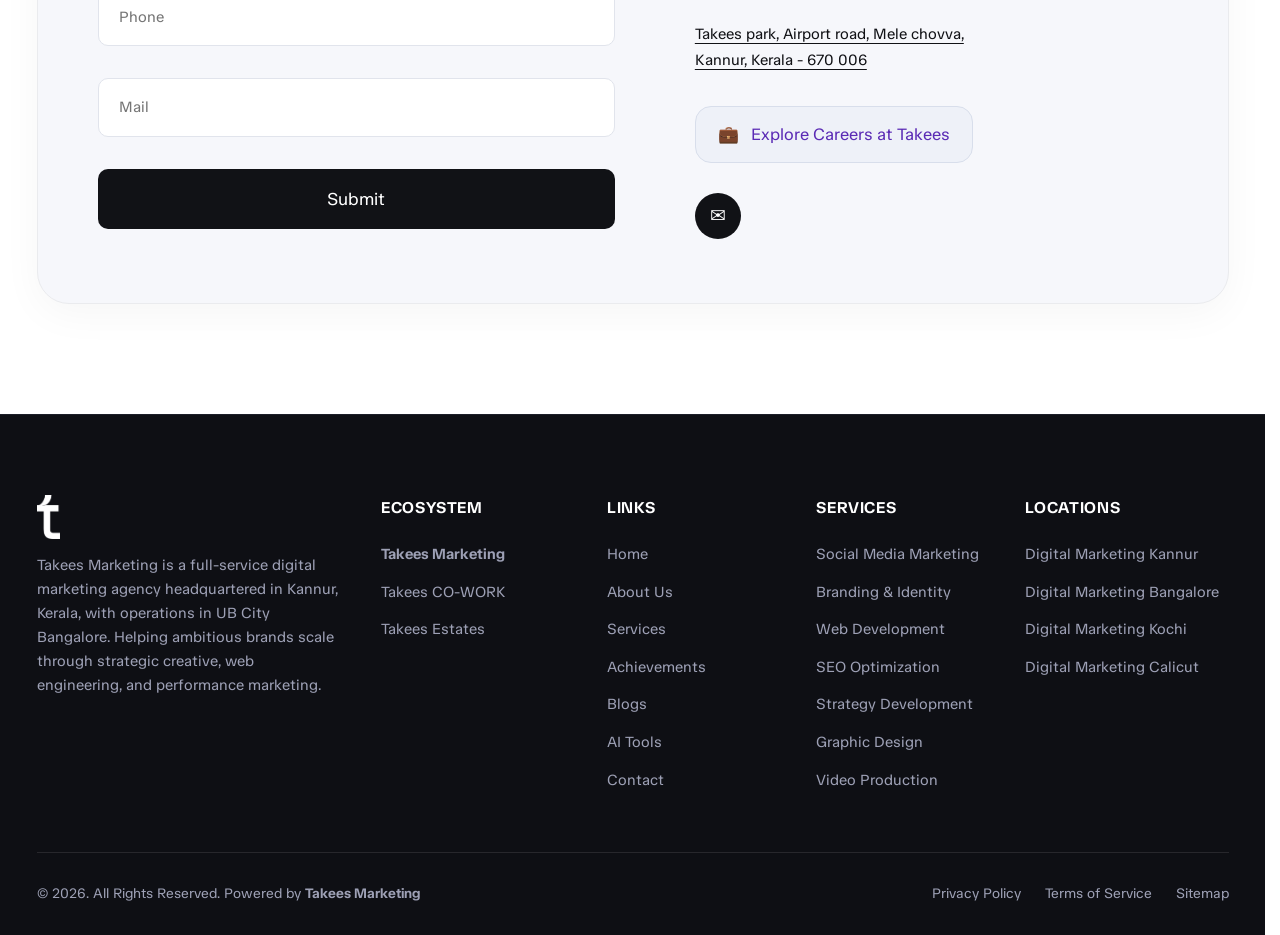
<file: contact.html>
﻿<!DOCTYPE html>
<html lang="en">

<head>
  <meta charset="UTF-8">
  <meta name="viewport" content="width=device-width, initial-scale=1.0">
  <title>Contact Takees Marketing | Digital Marketing Agency in Kannur & Bangalore</title>
  <meta name="description"
    content="Contact Takees Marketing in Kannur & Bangalore. Get in touch with our team for SEO, paid ads, web development, and digital marketing strategies.">
  <link rel="canonical" href="https://takees.in/contact-takees-marketing-company/">

  <!-- Stylesheets -->
  <script src="js/theme-init.js"></script>
  <link rel="stylesheet" href="css/style.css">
  <link rel="stylesheet" href="css/responsive.css">

  <!-- Favicon -->
  <link rel="icon" type="image/svg+xml"
    href="data:image/svg+xml,<svg xmlns='http://www.w3.org/2000/svg' viewBox='0 0 32 32'><rect width='32' height='32' rx='8' fill='%235b2bb5'/><text x='16' y='22' fill='%23ffffff' font-size='18' font-weight='800' font-family='sans-serif' text-anchor='middle'>t</text></svg>">
</head>

<body>

  <!-- =========================================================================
       HEADER / NAVIGATION
       ========================================================================= -->
  <header class="site-header" id="siteHeader">
    <div class="container nav-container">
      <a href="index.html" class="brand-logo" aria-label="Takees Marketing Home"><img src="assets/Vector.png" alt="Takees Marketing"></a>

      <!-- Desktop Navigation -->
      <nav class="nav-menu" id="navMenu" aria-label="Main Navigation">
        <a href="index.html" class="nav-link">Home</a>
        <a href="about.html" class="nav-link">About Us</a>
        <a href="services.html" class="nav-link">Services</a>
        <a href="achievements.html" class="nav-link">Achievements</a>
        <a href="blogs.html" class="nav-link">Blogs</a>
        <a href="ai-tools.html" class="nav-link">AI Tools</a>
        <a href="contact.html" class="nav-link active">Contact Us</a>
      </nav>

      <!-- Mobile Hamburger Button -->
      <button class="theme-toggle" id="themeToggle" type="button" aria-label="Switch to dark mode" aria-pressed="false">
        <span class="theme-toggle-icon theme-toggle-sun" aria-hidden="true">&#9728;</span>
        <span class="theme-toggle-track" aria-hidden="true"><span class="theme-toggle-thumb"></span></span>
        <span class="theme-toggle-icon theme-toggle-moon" aria-hidden="true">&#9790;</span>
      </button>

      <button class="menu-toggle" id="menuToggle" aria-label="Toggle Navigation Menu" aria-expanded="false">
        <span></span>
        <span></span>
        <span></span>
      </button>
    </div>
  </header>

  <!-- =========================================================================
       HERO: CONTACT US (MATCHING FIGMA SCREENSHOT INPUT_FILE_0)
       ========================================================================= -->
  <section class="dark-hero" id="contactHero">
    <div class="container container-narrow">
      <h1 class="section-title" style="line-height: 1.18;">
        You’re One Click Away,<br>
        Contact Takees Marketing
      </h1>
      <p class="section-subtitle">
        Whether you’re a startup looking for your first marketing push or an established brand ready to scale, Takees is
        the digital marketing partner that gets results. Contact Takees Marketing!
      </p>
      <a href="#whereToFind" class="btn btn-white">
        Contact Us <span class="btn-arrow-icon">↗</span>
      </a>
    </div>
  </section>

  <!-- =========================================================================
       WHY BUSINESSES CHOOSE TAKEES MARKETING? (4-COLUMN GRID)
       ========================================================================= -->
  <section class="section" id="whyChoose">
    <div class="container">
      <div class="section-title-wrap text-center">
        <h2 class="section-title text-purple" style="font-size: clamp(2rem, 3.2vw + 1rem, 2.7rem);">
          Why Businesses Choose Takees Marketing?
        </h2>
      </div>

      <div class="contact-benefits-grid-4">
        <!-- Item 1: Dedicated Support -->
        <div class="contact-benefit-card">
          <h3 class="contact-prop-title">Dedicated Support</h3>
          <p class="contact-prop-desc">
            A committed team that values transparent communication and long-term partnerships.
          </p>
        </div>

        <!-- Item 2: Data-driven Marketing -->
        <div class="contact-benefit-card">
          <h3 class="contact-prop-title">Data-driven Marketing</h3>
          <p class="contact-prop-desc">
            Analytics, insights, and continuous optimisation back decisions.
          </p>
        </div>

        <!-- Item 3: Results That Matter -->
        <div class="contact-benefit-card">
          <h3 class="contact-prop-title">Results That Matter</h3>
          <p class="contact-prop-desc">
            We focus on generating measurable growth, leads, and ROI.
          </p>
        </div>

        <!-- Item 4: Customized Strategies -->
        <div class="contact-benefit-card">
          <h3 class="contact-prop-title">Customized Strategies</h3>
          <p class="contact-prop-desc">
            Every business gets a marketing plan tailored to its goals and audience.
          </p>
        </div>
      </div>
    </div>
  </section>

  <!-- =========================================================================
       WHERE TO FIND US (LIGHT GREY ROUNDED CONTAINER AS IN FIGMA INPUT_FILE_0)
       ========================================================================= -->
  <section class="section-sm" id="whereToFind" style="padding-bottom: 110px;">
    <div class="container">
      <div class="where-to-find-card">
        <h2 class="where-to-find-title">Where to Find Us</h2>

        <div class="where-grid-2">
          <!-- Left: Send us a message form -->
          <div class="where-form-wrap">
            <h3>Send us a message</h3>

            <form class="contact-form" id="contactPageForm" novalidate>
              <div class="form-group where-field-group">
                <label for="cntName" class="sr-only" style="display:none;">Full Name</label>
                <input type="text" id="cntName" name="name" class="where-input" placeholder="Full Name" required autocomplete="name">
                <span class="where-field-error" id="cntNameError" aria-live="polite"></span>
              </div>

              <div class="form-group where-field-group">
                <label for="cntPhone" class="sr-only" style="display:none;">Phone</label>
                <input type="tel" id="cntPhone" name="phone" class="where-input" placeholder="Phone" required autocomplete="tel">
                <span class="where-field-error" id="cntPhoneError" aria-live="polite"></span>
              </div>

              <div class="form-group where-field-group">
                <label for="cntEmail" class="sr-only" style="display:none;">Mail</label>
                <input type="email" id="cntEmail" name="email" class="where-input" placeholder="Mail" required autocomplete="email">
                <span class="where-field-error" id="cntEmailError" aria-live="polite"></span>
              </div>

              <button type="submit" class="btn-where-submit" id="cntSubmitBtn">Submit</button>
              <div class="form-feedback" aria-live="polite"></div>
            </form>
          </div>

          <!-- Right: Location and contact details -->
          <div class="where-info-wrap">
            <div>
              <a href="tel:+918137890091" class="where-info-link">+91 81378 90091</a>
            </div>

            <div>
              <a href="mailto:takeesmarketing@gmail.com" class="where-info-link" style="font-weight: 500;">
                takeesmarketing@gmail.com
              </a>
            </div>

            <a href="https://maps.google.com/?q=UB+City+Level+15+Concord+Tower+1+Vittal+Mallya+Road+Bangalore+560001"
               target="_blank" rel="noopener noreferrer" class="where-info-address-link">
              UB City, Level 15, Concord Tower 1, Vittal<br>
              Mallya Road, Bangalore, India - 560001
            </a>

            <div>
              <a href="https://maps.google.com/?q=Takees+Park+Airport+Road+Mele+Chovva+Kannur" target="_blank"
                rel="noopener" class="where-info-address-link">
                Takees park, Airport road, Mele chovva,<br>
                Kannur, Kerala - 670 006
              </a>
            </div>

            <div>
              <a href="mailto:careers@takees.in" class="where-career-btn">
                <span>💼</span> Explore Careers at Takees
              </a>
            </div>

            <div>
              <a href="mailto:takeesmarketing@gmail.com" class="where-mail-circle-btn"
                aria-label="Send Email to Takees">
                ✉
              </a>
            </div>
          </div>
        </div>
      </div>
    </div>
  </section>

  <!-- =========================================================================
       FOOTER (DARK)
       ========================================================================= -->
  <footer class="site-footer" id="siteFooter">
    <div class="container">
      <div class="footer-top">
        <div class="footer-brand">
          <a href="index.html" class="brand-logo" aria-label="Takees Marketing Home"><img src="assets/Vector.png" alt="Takees Marketing"></a>
          <p class="footer-desc">
            Takees Marketing is a full-service digital marketing agency headquartered in Kannur, Kerala, with operations
            in UB City Bangalore. Helping ambitious brands scale through strategic creative, web engineering, and
            performance marketing.
          </p>
        </div>

        <div>
          <h4 class="footer-col-title">ECOSYSTEM</h4>
          <ul class="footer-links">
            <li><a href="index.html" class="footer-link"><strong>Takees Marketing</strong></a></li>
            <li><a href="https://takeescowork.com/" class="footer-link" target="_blank" rel="noopener noreferrer">Takees CO-WORK</a></li>
            <li><a href="https://takeesestates.com/" class="footer-link" target="_blank" rel="noopener noreferrer">Takees Estates</a></li>
          </ul>
        </div>

        <div>
          <h4 class="footer-col-title">LINKS</h4>
          <ul class="footer-links">
            <li><a href="index.html" class="footer-link">Home</a></li>
            <li><a href="about.html" class="footer-link">About Us</a></li>
            <li><a href="services.html" class="footer-link">Services</a></li>
            <li><a href="achievements.html" class="footer-link">Achievements</a></li>
            <li><a href="blogs.html" class="footer-link">Blogs</a></li>
            <li><a href="ai-tools.html" class="footer-link">AI Tools</a></li>
            <li><a href="contact.html" class="footer-link">Contact</a></li>
          </ul>
        </div>

        <!-- Col 4: Services -->
        <div>
          <h4 class="footer-col-title">SERVICES</h4>
          <ul class="footer-links">
            <li><a href="services.html#social-media" class="footer-link">Social Media Marketing</a></li>
            <li><a href="services.html#branding" class="footer-link">Branding &amp; Identity</a></li>
            <li><a href="services.html#web-dev" class="footer-link">Web Development</a></li>
            <li><a href="services.html#seo" class="footer-link">SEO Optimization</a></li>
            <li><a href="services.html#strategy" class="footer-link">Strategy Development</a></li>
            <li><a href="services.html#graphic-design" class="footer-link">Graphic Design</a></li>
            <li><a href="services.html#video-production" class="footer-link">Video Production</a></li>
          </ul>
        </div>

        <!-- Col 5: Locations -->
        <div>
          <h4 class="footer-col-title">LOCATIONS</h4>
          <ul class="footer-links">
            <li><a href="file:///C:/Users/FARAZ/OneDrive/Desktop/takees%20kannur/index.html" class="footer-link">Digital Marketing Kannur</a></li>
            <li><a href="file:///C:/Users/FARAZ/OneDrive/Desktop/takees%20bnglr%20anti/index.html" class="footer-link">Digital Marketing Bangalore</a></li>
            <li><a href="file:///C:/Users/FARAZ/OneDrive/Desktop/takees%20kochi/index.html" class="footer-link">Digital Marketing Kochi</a></li>
            <li><a href="#" class="footer-link">Digital Marketing Calicut</a></li>
          </ul>
        </div>
      </div>

      <div class="footer-bottom">
        <div>
          &copy; 2026. All Rights Reserved. Powered by <strong>Takees Marketing</strong>
        </div>
        <div class="footer-legal-links">
          <span>Privacy Policy</span>
          <span>Terms of Service</span>
          <span>Sitemap</span>
        </div>
      </div>
    </div>
  </footer>

  <!-- Floating WhatsApp -->
  <a href="https://wa.me/918137890091?text=Hi%20Takees%20Marketing%2C%20I%20would%20like%20to%20inquire%20about%20your%20services."
    class="floating-whatsapp" target="_blank" rel="noopener noreferrer"
    aria-label="Chat with Takees Marketing on WhatsApp">
    <svg viewBox="0 0 24 24" aria-hidden="true">
      <path
        d="M12.031 2C6.495 2 2 6.495 2 12.031c0 1.97.57 3.81 1.558 5.373L2 22l4.773-1.523c1.51.91 3.266 1.434 5.258 1.434 5.536 0 10.031-4.495 10.031-10.031C22.062 6.495 17.567 2 12.031 2zm0 18.375c-1.745 0-3.37-.5-4.75-1.37l-.34-.21-2.83.9.91-2.75-.22-.35a8.293 8.293 0 0 1-1.36-4.564c0-4.6 3.74-8.34 8.34-8.34 4.6 0 8.34 3.74 8.34 8.34 0 4.6-3.74 8.34-8.34 8.34zm4.56-6.24c-.25-.13-1.48-.73-1.71-.81-.23-.08-.4-.13-.57.13-.17.25-.66.81-.81.98-.15.17-.3.19-.55.06-.25-.13-1.06-.39-2.02-1.25-.75-.67-1.25-1.5-1.4-1.75-.15-.25-.02-.39.11-.51.11-.11.25-.29.38-.44.13-.15.17-.25.25-.42.08-.17.04-.32-.02-.45-.06-.13-.57-1.37-.78-1.88-.2-.49-.41-.43-.57-.43h-.48c-.17 0-.45.06-.69.32-.23.25-.9.88-.9 2.15s.92 2.5 1.05 2.67c.13.17 1.81 2.76 4.39 3.87.61.26 1.09.42 1.46.54.62.2 1.18.17 1.63.1.5-.07 1.48-.61 1.69-1.2.21-.59.21-1.1.15-1.2-.06-.1-.23-.17-.48-.29z" />
    </svg>
    <span class="tooltip">Chat with us on WhatsApp</span>
  </a>

  <!-- JavaScript -->
  <script src="js/main.js"></script>
</body>

</html>
</file>
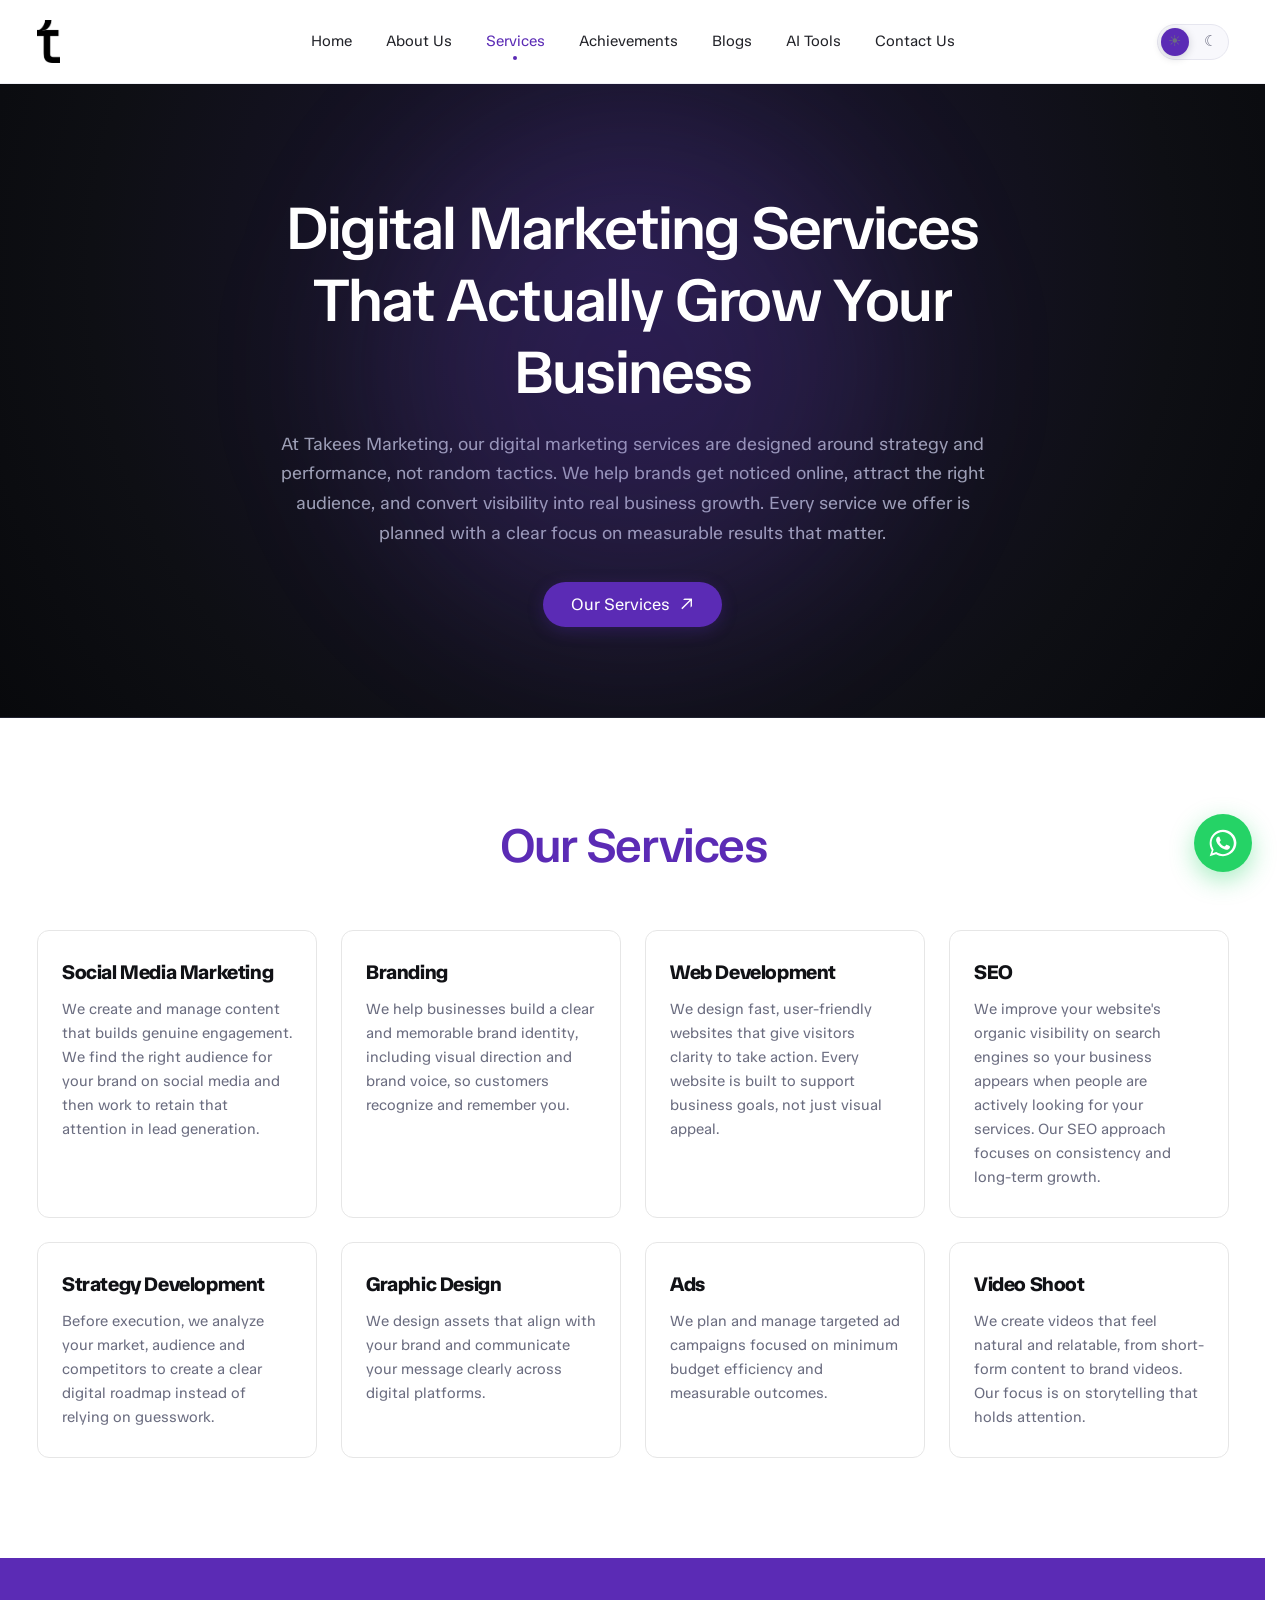
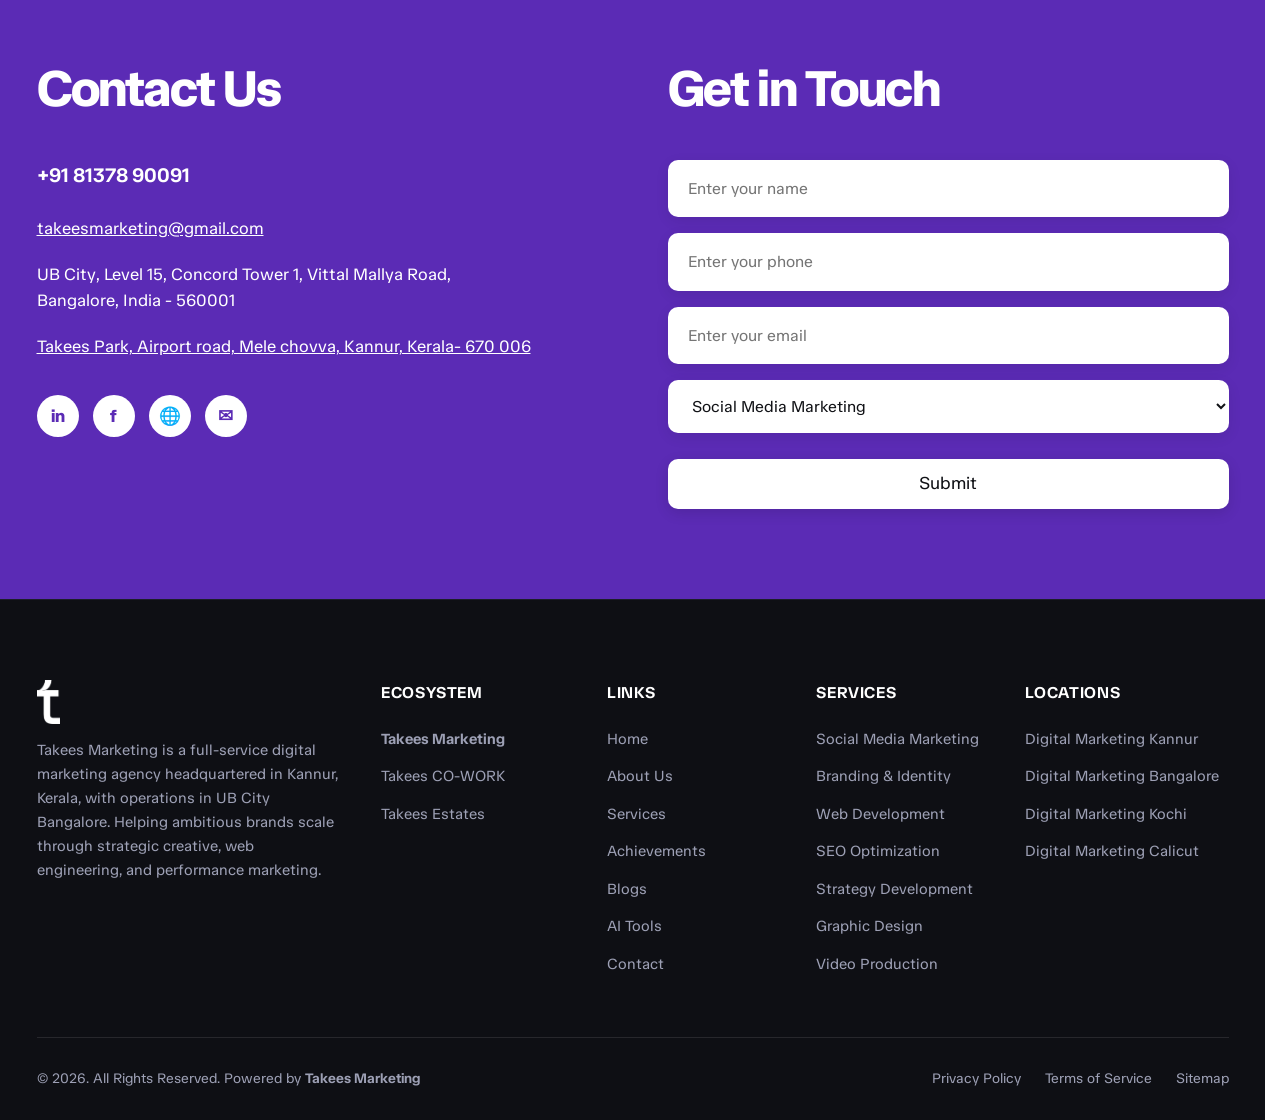
<file: services.html>
﻿<!DOCTYPE html>
<html lang="en">

<head>
  <meta charset="UTF-8">
  <meta name="viewport" content="width=device-width, initial-scale=1.0">
  <title>Digital Marketing Services That Actually Grow Your Business | Takees Marketing</title>
  <meta name="description"
    content="Explore our strategy-first digital marketing services: Social Media, Branding, Web Development, SEO, Strategy, Graphic Design, Paid Ads, and Commercial Video Production in Kannur & Bangalore.">
  <link rel="canonical" href="https://takees.in/digital-marketing-services/">

  <!-- Stylesheets -->
  <script src="js/theme-init.js"></script>
  <link rel="stylesheet" href="css/style.css">
  <link rel="stylesheet" href="css/responsive.css">

  <!-- Favicon -->
  <link rel="icon" type="image/svg+xml"
    href="data:image/svg+xml,<svg xmlns='http://www.w3.org/2000/svg' viewBox='0 0 32 32'><rect width='32' height='32' rx='8' fill='%235b2bb5'/><text x='16' y='22' fill='%23ffffff' font-size='18' font-weight='800' font-family='sans-serif' text-anchor='middle'>t</text></svg>">
</head>

<body>

  <!-- =========================================================================
       HEADER / NAVIGATION
       ========================================================================= -->
  <header class="site-header" id="siteHeader">
    <div class="container nav-container">
      <a href="index.html" class="brand-logo" aria-label="Takees Marketing Home"><img src="assets/Vector.png" alt="Takees Marketing"></a>

      <!-- Desktop Navigation -->
      <nav class="nav-menu" id="navMenu" aria-label="Main Navigation">
        <a href="index.html" class="nav-link">Home</a>
        <a href="about.html" class="nav-link">About Us</a>
        <a href="services.html" class="nav-link active">Services</a>
        <a href="achievements.html" class="nav-link">Achievements</a>
        <a href="blogs.html" class="nav-link">Blogs</a>
        <a href="ai-tools.html" class="nav-link">AI Tools</a>
        <a href="contact.html" class="nav-link">Contact Us</a>
      </nav>

      <!-- Mobile Hamburger Button -->
      <button class="theme-toggle" id="themeToggle" type="button" aria-label="Switch to dark mode" aria-pressed="false">
        <span class="theme-toggle-icon theme-toggle-sun" aria-hidden="true">&#9728;</span>
        <span class="theme-toggle-track" aria-hidden="true"><span class="theme-toggle-thumb"></span></span>
        <span class="theme-toggle-icon theme-toggle-moon" aria-hidden="true">&#9790;</span>
      </button>

      <button class="menu-toggle" id="menuToggle" aria-label="Toggle Navigation Menu" aria-expanded="false">
        <span></span>
        <span></span>
        <span></span>
      </button>
    </div>
  </header>

  <!-- =========================================================================
       HERO: SERVICES (DARK THEME WITH PURPLE CTA)
       ========================================================================= -->
  <section class="dark-hero" id="servicesHero">
    <div class="container container-narrow">
      <h1 class="section-title" style="line-height: 1.15;">
        Digital Marketing Services<br>
        That Actually Grow Your<br>
        Business
      </h1>
      <p class="section-subtitle">
        At Takees Marketing, our digital marketing services are designed around strategy and performance, not random
        tactics. We help brands get noticed online, attract the right audience, and convert visibility into real
        business growth. Every service we offer is planned with a clear focus on measurable results that matter.
      </p>
      <a href="#ourServices" class="btn btn-primary">
        Our Services <span class="btn-arrow-icon">↗</span>
      </a>
    </div>
  </section>

  <!-- =========================================================================
       OUR SERVICES (8-GRID AS SHOWN IN FIGMA SERVICES SCREENSHOT)
       ========================================================================= -->
  <section class="section" id="ourServices">
    <div class="container">
      <div class="section-title-wrap text-center">
        <h2 class="section-title text-purple">Our Services</h2>
      </div>

      <div class="services-grid-8">
        <!-- Service 1 -->
        <div class="service-item-box" id="social-media">
          <h3 class="service-item-title">Social Media Marketing</h3>
          <p class="service-item-desc">
            We create and manage content that builds genuine engagement. We find the right audience for your brand on
            social media and then work to retain that attention in lead generation.
          </p>
        </div>

        <!-- Service 2 -->
        <div class="service-item-box" id="branding">
          <h3 class="service-item-title">Branding</h3>
          <p class="service-item-desc">
            We help businesses build a clear and memorable brand identity, including visual direction and brand voice,
            so customers recognize and remember you.
          </p>
        </div>

        <!-- Service 3 -->
        <div class="service-item-box" id="web-dev">
          <h3 class="service-item-title">Web Development</h3>
          <p class="service-item-desc">
            We design fast, user-friendly websites that give visitors clarity to take action. Every website is built to
            support business goals, not just visual appeal.
          </p>
        </div>

        <!-- Service 4 -->
        <div class="service-item-box" id="seo">
          <h3 class="service-item-title">SEO</h3>
          <p class="service-item-desc">
            We improve your website's organic visibility on search engines so your business appears when people are
            actively looking for your services. Our SEO approach focuses on consistency and long-term growth.
          </p>
        </div>

        <!-- Service 5 (Dark Hover Variation) -->
        <div class="service-item-box card-dark-hover" id="strategy">
          <h3 class="service-item-title">Strategy Development</h3>
          <p class="service-item-desc">
            Before execution, we analyze your market, audience and competitors to create a clear digital roadmap instead
            of relying on guesswork.
          </p>
        </div>

        <!-- Service 6 -->
        <div class="service-item-box" id="graphic-design">
          <h3 class="service-item-title">Graphic Design</h3>
          <p class="service-item-desc">
            We design assets that align with your brand and communicate your message clearly across digital platforms.
          </p>
        </div>

        <!-- Service 7 -->
        <div class="service-item-box" id="ads">
          <h3 class="service-item-title">Ads</h3>
          <p class="service-item-desc">
            We plan and manage targeted ad campaigns focused on minimum budget efficiency and measurable outcomes.
          </p>
        </div>

        <!-- Service 8 -->
        <div class="service-item-box" id="video-production">
          <h3 class="service-item-title">Video Shoot</h3>
          <p class="service-item-desc">
            We create videos that feel natural and relatable, from short-form content to brand videos. Our focus is on
            storytelling that holds attention.
          </p>
        </div>
      </div>
    </div>
  </section>

  <!-- =========================================================================
       PURPLE SPLIT CONTACT & GET IN TOUCH SECTION (AS DESIGNED IN FIGMA)
       ========================================================================= -->
  <section class="purple-contact-split" id="contactSection">
    <div class="container">
      <div class="purple-split-wrap">
        <!-- Left: Contact Us Info -->
        <div class="purple-split-left">
          <h2>Contact Us</h2>

          <div class="purple-contact-info-list">
            <div class="purple-contact-info-item">
              <strong>+91 81378 90091</strong>
            </div>

            <div class="purple-contact-info-item">
              <a href="mailto:takeesmarketing@gmail.com" style="color: #ffffff; text-decoration: underline;">
                takeesmarketing@gmail.com
              </a>
            </div>

            <div class="purple-contact-info-item">
              UB City, Level 15, Concord Tower 1, Vittal Mallya Road,<br>
              Bangalore, India - 560001
            </div>

            <div class="purple-contact-info-item">
              <a href="https://maps.google.com/?q=Takees+Park+Airport+Road+Mele+Chovva+Kannur" target="_blank"
                rel="noopener" style="color: #ffffff; text-decoration: underline;">
                Takees Park, Airport road, Mele chovva, Kannur, Kerala- 670 006
              </a>
            </div>
          </div>

          <div class="purple-social-links">
            <a href="https://www.linkedin.com/company/takees" class="purple-social-btn" target="_blank" rel="noopener"
              aria-label="LinkedIn">in</a>
            <a href="https://www.facebook.com/61550196505613/" class="purple-social-btn" target="_blank" rel="noopener"
              aria-label="Facebook">f</a>
            <a href="https://takees.in/" class="purple-social-btn" target="_blank" rel="noopener"
              aria-label="Website">🌐</a>
            <a href="mailto:takeesmarketing@gmail.com" class="purple-social-btn" aria-label="Email">✉</a>
          </div>
        </div>

        <!-- Right: Get in Touch Form -->
        <div class="purple-split-right">
          <h3>Get in Touch</h3>

          <form class="contact-form form-purple-theme" id="servicesForm" novalidate>
            <div class="form-group">
              <label for="srvName" class="sr-only" style="display:none;">Enter your name</label>
              <input type="text" id="srvName" name="name" class="form-control" placeholder="Enter your name" required>
            </div>

            <div class="form-group">
              <label for="srvPhone" class="sr-only" style="display:none;">Enter your phone</label>
              <input type="tel" id="srvPhone" name="phone" class="form-control" placeholder="Enter your phone" required>
            </div>

            <div class="form-group">
              <label for="srvEmail" class="sr-only" style="display:none;">Enter your email</label>
              <input type="email" id="srvEmail" name="email" class="form-control" placeholder="Enter your email"
                required>
            </div>

            <div class="form-group">
              <label for="srvService" class="sr-only" style="display:none;">Service</label>
              <select id="srvService" name="service" class="form-control">
                <option value="Social Media Marketing" selected>Social Media Marketing</option>
                <option value="Branding">Branding</option>
                <option value="Web Development">Web Development</option>
                <option value="SEO">SEO</option>
                <option value="Strategy Development">Strategy Development</option>
                <option value="Graphic Design">Graphic Design</option>
                <option value="Ads">Ads</option>
                <option value="Video Shoot">Video Shoot</option>
              </select>
            </div>

            <button type="submit" class="btn btn-purple-submit">Submit</button>
            <div class="form-feedback" aria-live="polite"></div>
          </form>
        </div>
      </div>
    </div>
  </section>

  <!-- =========================================================================
       FOOTER (DARK)
       ========================================================================= -->
  <footer class="site-footer" id="siteFooter">
    <div class="container">
      <div class="footer-top">
        <!-- Col 1: Takees Marketing -->
        <div class="footer-brand">
          <a href="index.html" class="brand-logo" aria-label="Takees Marketing Home"><img src="assets/Vector.png" alt="Takees Marketing"></a>
          <p class="footer-desc">
            Takees Marketing is a full-service digital marketing agency headquartered in Kannur, Kerala, with operations
            in UB City Bangalore. Helping ambitious brands scale through strategic creative, web engineering, and
            performance marketing.
          </p>
        </div>

        <!-- Col 2: Takees Ecosystem -->
        <div>
          <h4 class="footer-col-title">ECOSYSTEM</h4>
          <ul class="footer-links">
            <li><a href="index.html" class="footer-link"><strong>Takees Marketing</strong></a></li>
            <li><a href="https://takeescowork.com/" class="footer-link" target="_blank" rel="noopener noreferrer">Takees CO-WORK</a></li>
            <li><a href="https://takeesestates.com/" class="footer-link" target="_blank" rel="noopener noreferrer">Takees Estates</a></li>
          </ul>
        </div>

        <!-- Col 3: Quick Links -->
        <div>
          <h4 class="footer-col-title">LINKS</h4>
          <ul class="footer-links">
            <li><a href="index.html" class="footer-link">Home</a></li>
            <li><a href="about.html" class="footer-link">About Us</a></li>
            <li><a href="services.html" class="footer-link">Services</a></li>
            <li><a href="achievements.html" class="footer-link">Achievements</a></li>
            <li><a href="blogs.html" class="footer-link">Blogs</a></li>
            <li><a href="ai-tools.html" class="footer-link">AI Tools</a></li>
            <li><a href="contact.html" class="footer-link">Contact</a></li>
          </ul>
        </div>

        <!-- Col 4: Services -->
        <div>
          <h4 class="footer-col-title">SERVICES</h4>
          <ul class="footer-links">
            <li><a href="services.html#social-media" class="footer-link">Social Media Marketing</a></li>
            <li><a href="services.html#branding" class="footer-link">Branding &amp; Identity</a></li>
            <li><a href="services.html#web-dev" class="footer-link">Web Development</a></li>
            <li><a href="services.html#seo" class="footer-link">SEO Optimization</a></li>
            <li><a href="services.html#strategy" class="footer-link">Strategy Development</a></li>
            <li><a href="services.html#graphic-design" class="footer-link">Graphic Design</a></li>
            <li><a href="services.html#video-production" class="footer-link">Video Production</a></li>
          </ul>
        </div>

        <!-- Col 5: Locations -->
        <div>
          <h4 class="footer-col-title">LOCATIONS</h4>
          <ul class="footer-links">
            <li><a href="file:///C:/Users/FARAZ/OneDrive/Desktop/takees%20kannur/index.html" class="footer-link">Digital Marketing Kannur</a></li>
            <li><a href="file:///C:/Users/FARAZ/OneDrive/Desktop/takees%20bnglr%20anti/index.html" class="footer-link">Digital Marketing Bangalore</a></li>
            <li><a href="file:///C:/Users/FARAZ/OneDrive/Desktop/takees%20kochi/index.html" class="footer-link">Digital Marketing Kochi</a></li>
            <li><a href="#" class="footer-link">Digital Marketing Calicut</a></li>
          </ul>
        </div>
      </div>

      <div class="footer-bottom">
        <div>
          &copy; 2026. All Rights Reserved. Powered by <strong>Takees Marketing</strong>
        </div>
        <div class="footer-legal-links">
          <span>Privacy Policy</span>
          <span>Terms of Service</span>
          <span>Sitemap</span>
        </div>
      </div>
    </div>
  </footer>

  <!-- Floating WhatsApp Button -->
  <a href="https://wa.me/918137890091?text=Hi%20Takees%20Marketing%2C%20I%20would%20like%20to%20inquire%20about%20your%20services."
    class="floating-whatsapp" target="_blank" rel="noopener noreferrer"
    aria-label="Chat with Takees Marketing on WhatsApp">
    <svg viewBox="0 0 24 24" aria-hidden="true">
      <path
        d="M12.031 2C6.495 2 2 6.495 2 12.031c0 1.97.57 3.81 1.558 5.373L2 22l4.773-1.523c1.51.91 3.266 1.434 5.258 1.434 5.536 0 10.031-4.495 10.031-10.031C22.062 6.495 17.567 2 12.031 2zm0 18.375c-1.745 0-3.37-.5-4.75-1.37l-.34-.21-2.83.9.91-2.75-.22-.35a8.293 8.293 0 0 1-1.36-4.564c0-4.6 3.74-8.34 8.34-8.34 4.6 0 8.34 3.74 8.34 8.34 0 4.6-3.74 8.34-8.34 8.34zm4.56-6.24c-.25-.13-1.48-.73-1.71-.81-.23-.08-.4-.13-.57.13-.17.25-.66.81-.81.98-.15.17-.3.19-.55.06-.25-.13-1.06-.39-2.02-1.25-.75-.67-1.25-1.5-1.4-1.75-.15-.25-.02-.39.11-.51.11-.11.25-.29.38-.44.13-.15.17-.25.25-.42.08-.17.04-.32-.02-.45-.06-.13-.57-1.37-.78-1.88-.2-.49-.41-.43-.57-.43h-.48c-.17 0-.45.06-.69.32-.23.25-.9.88-.9 2.15s.92 2.5 1.05 2.67c.13.17 1.81 2.76 4.39 3.87.61.26 1.09.42 1.46.54.62.2 1.18.17 1.63.1.5-.07 1.48-.61 1.69-1.2.21-.59.21-1.1.15-1.2-.06-.1-.23-.17-.48-.29z" />
    </svg>
    <span class="tooltip">Chat with us on WhatsApp</span>
  </a>

  <!-- JavaScript -->
  <script src="js/main.js"></script>
</body>

</html>
</file>
<file: css/style.css>
/* ==========================================================================
   TAKEEES MARKETING - CORE DESIGN SYSTEM & STYLESHEET
   Visual Source of Truth: Figma Redesign
   Content Source: takees.in
   ========================================================================== */

@import url('https://fonts.googleapis.com/css2?family=TASA+Orbiter:wght@300;400;500;600;700;800&display=swap');

:root {
  /* Brand Color Palette */
  --primary: #5b2bb5;
  --primary-hover: #471f94;
  --primary-deep: #37147a;
  --primary-soft: #f2edf9;
  --primary-tint: #eae3f7;
  --primary-glow: rgba(91, 43, 181, 0.35);

  /* Neutrals & Dark Theme */
  --dark: #0e0f14;
  --dark-surface: #14151c;
  --dark-card: #191b24;
  --dark-border: #272a38;
  --dark-text: #ffffff;
  --dark-muted: #9da0b5;

  /* Light Theme */
  --bg-body: #ffffff;
  --bg-subtle: #f8f8fc;
  --bg-gray: #f2f3f7;
  --bg-card: #ffffff;
  --border-light: #e6e6ef;
  --border-subtle: #eeeff5;

  /* Typography */
  --text-main: #111216;
  --text-body: #3c3e4a;
  --text-muted: #6b6d80;
  --text-light: #ffffff;

  /* Fonts */
  --font-main: 'TASA Orbiter', -apple-system, BlinkMacSystemFont, 'Segoe UI', Roboto, Helvetica, Arial, sans-serif;

  /* Elevation / Shadows */
  --shadow-xs: 0 1px 3px rgba(16, 24, 40, 0.05);
  --shadow-sm: 0 4px 12px rgba(16, 24, 40, 0.04);
  --shadow-md: 0 10px 30px rgba(16, 24, 40, 0.06);
  --shadow-lg: 0 20px 48px rgba(16, 24, 40, 0.1);
  --shadow-purple: 0 12px 36px rgba(91, 43, 181, 0.28);
  --shadow-card-hover: 0 16px 40px rgba(91, 43, 181, 0.12);

  /* Radius */
  --radius-xs: 6px;
  --radius-sm: 10px;
  --radius-md: 16px;
  --radius-lg: 24px;
  --radius-xl: 32px;
  --radius-full: 9999px;

  /* Layout */
  --container-max: 1240px;
  --header-height: 84px;
  --transition-fast: 0.2s cubic-bezier(0.4, 0, 0.2, 1);
  --transition-smooth: 0.35s cubic-bezier(0.16, 1, 0.3, 1);
}

/* --------------------------------------------------------------------------
   RESET & BASE STYLES
   -------------------------------------------------------------------------- */
*, *::before, *::after {
  box-sizing: border-box;
  margin: 0;
  padding: 0;
}

html {
  font-size: 16px;
  scroll-behavior: smooth;
  -webkit-font-smoothing: antialiased;
  -moz-osx-font-smoothing: grayscale;
  /* overflow-x on html (not body) — keeps position:sticky working on all pages */
  overflow-x: hidden;
  /* Reserve scrollbar gutter always — prevents width shift between pages */
  scrollbar-gutter: stable;
}

body {
  font-family: var(--font-main);
  background-color: var(--bg-body);
  color: var(--text-main);
  line-height: 1.6;
  /* overflow-x removed from body — was breaking position:sticky on inner pages */
}

h1, h2, h3, h4, h5, h6 {
  font-weight: 600;
}

img, picture, svg, video {
  display: block;
  max-width: 100%;
}

input, button, textarea, select {
  font: inherit;
}

a {
  color: inherit;
  text-decoration: none;
  transition: color var(--transition-fast);
}

ul, ol {
  list-style: none;
}

button {
  cursor: pointer;
  border: none;
  background: none;
}

/* --------------------------------------------------------------------------
   LAYOUT UTILITIES
   -------------------------------------------------------------------------- */
.container {
  width: 100%;
  max-width: var(--container-max);
  margin-left: auto;
  margin-right: auto;
  padding-left: 24px;
  padding-right: 24px;
}

.container-narrow {
  max-width: 980px;
}

.section {
  padding-top: 100px;
  padding-bottom: 100px;
  position: relative;
}

.section-sm {
  padding-top: 60px;
  padding-bottom: 60px;
}

.section-lg {
  padding-top: 130px;
  padding-bottom: 130px;
}

.section-title-wrap {
  margin-bottom: 56px;
}

.section-title-wrap.text-center {
  text-align: center;
  margin-left: auto;
  margin-right: auto;
  max-width: 760px;
}

.kicker {
  display: inline-block;
  font-size: 0.8125rem;
  font-weight: 700;
  text-transform: uppercase;
  letter-spacing: 0.12em;
  color: var(--primary);
  margin-bottom: 14px;
}

.kicker-light {
  color: #c4b5fd;
}

/* All Headlines & Titles Semibold (600) */
h1, h2, h3, h4, h5, h6,
.section-title,
.hero-heading,
.why-takees-title,
.disciplines-title,
.founder-name,
.cta-banner-title,
.cta-banner-light-title,
.form-title,
.story-title,
.service-item-title,
.case-card-title,
.article-main-title,
.card-title,
.step-title,
.sidebar-box-title,
.contact-prop-title,
.where-to-find-title,
.footer-col-title {
  font-weight: 600;
}

.section-title {
  font-size: clamp(2rem, 3.2vw + 1rem, 3rem);
  font-weight: 600;
  line-height: 1.16;
  letter-spacing: -0.03em;
  color: var(--text-main);
  margin-bottom: 18px;
}

.section-title.text-purple {
  color: var(--primary);
}

.section-subtitle {
  font-size: 1.125rem;
  color: var(--text-muted);
  line-height: 1.65;
  font-weight: 400;
}

/* --------------------------------------------------------------------------
   BUTTONS
   -------------------------------------------------------------------------- */
.btn {
  display: inline-flex;
  align-items: center;
  justify-content: center;
  gap: 10px;
  padding: 13px 28px;
  font-size: 1.05rem;
  font-weight: 400;
  text-transform: none;
  letter-spacing: normal;
  line-height: 1;
  border-radius: var(--radius-full);
  transition: all var(--transition-fast);
  white-space: nowrap;
  cursor: pointer;
}

.btn-primary {
  background-color: var(--primary);
  color: #ffffff;
  box-shadow: 0 4px 16px rgba(91, 43, 181, 0.28);
}

.btn-primary:hover {
  background-color: var(--primary-hover);
  transform: translateY(-2px);
  box-shadow: var(--shadow-purple);
  color: #ffffff;
}

.btn-white {
  background-color: #ffffff;
  color: var(--text-main);
  box-shadow: 0 4px 14px rgba(0, 0, 0, 0.08);
}

.btn-white:hover {
  background-color: #f7f7fa;
  transform: translateY(-2px);
  box-shadow: 0 6px 20px rgba(0, 0, 0, 0.12);
  color: var(--primary);
}

.btn-dark {
  background-color: var(--dark);
  color: #ffffff;
}

.btn-dark:hover {
  background-color: #1e2029;
  transform: translateY(-2px);
}

.btn-outline {
  background-color: transparent;
  color: var(--text-main);
  border: 1.5px solid var(--border-light);
}

.btn-outline:hover {
  border-color: var(--primary);
  color: var(--primary);
  background-color: var(--primary-soft);
}

.btn-arrow-icon {
  font-size: 1.1em;
  transition: transform var(--transition-fast);
}

.btn:hover .btn-arrow-icon {
  transform: translate(2px, -2px);
}

/* --------------------------------------------------------------------------
   HEADER & NAVIGATION
   -------------------------------------------------------------------------- */
.site-header {
  position: sticky;
  top: 0;
  left: 0;
  width: 100%;
  background: rgba(255, 255, 255, 0.94);
  backdrop-filter: blur(14px);
  -webkit-backdrop-filter: blur(14px);
  border-bottom: 1px solid var(--border-subtle);
  z-index: 1000;
  /* Only transition background/shadow — never width/height */
  transition: background var(--transition-fast), box-shadow var(--transition-fast);
  /* Hard-lock height — immune to content, font-weight, or child changes */
  height: var(--header-height);
  min-height: var(--header-height);
  max-height: var(--header-height);
  box-sizing: border-box;
}

.site-header.scrolled {
  background: rgba(255, 255, 255, 0.98);
  box-shadow: 0 4px 20px rgba(0, 0, 0, 0.05);
}

.nav-container {
  position: relative;
  display: flex;
  align-items: center;
  justify-content: space-between;
  height: 100%;
  /* Hard-lock: never grow or shrink */
  min-height: 0;
  flex-shrink: 0;
}

.brand-logo {
  display: flex;
  align-items: center;
  flex: 0 0 auto;
}

.brand-logo img {
  display: block;
  height: 44px;
  width: auto;
  object-fit: contain;
  max-width: 100%;
  /* Vector.png is white — invert to dark so it's visible on the white navbar.
     The filter chain: invert(1) makes it black, then sepia+saturate+hue-rotate
     shifts it to the brand dark #111216 tone. */
  filter: invert(1) sepia(0) saturate(0) brightness(0.08);
}

/* On dark-background headers (e.g. dark sections with a dark header variant),
   restore the original white logo */
.site-header.header-dark .brand-logo img {
  filter: none;
}

.nav-menu {
  position: absolute;
  left: 50%;
  display: flex;
  align-items: center;
  gap: 34px;
  transform: translateX(-50%);
}

.nav-link {
  font-size: 0.95rem;
  font-weight: 400;
  text-transform: none;
  letter-spacing: normal;
  color: #222329;
  position: relative;
  padding: 6px 0;
  display: inline-block;
  transition: color var(--transition-fast);
  /* Prevent any text-related width shifts */
  white-space: nowrap;
}

.nav-link:hover {
  color: var(--primary);
}

/* Active: color-only change. font-weight stays 400 — different weights change glyph widths */
.nav-link.active {
  color: var(--primary);
  font-weight: 400;
}

/* Active indicator — opacity/transform changes do not affect link layout. */
.nav-link::after {
  content: '';
  position: absolute;
  bottom: 0px;
  left: 50%;
  transform: translateX(-50%);
  width: 4px;
  height: 4px;
  border-radius: 50%;
  background: var(--primary);
  opacity: 0;
  transform: translate(-50%, 4px) scale(0.6);
  transition: opacity 220ms ease, transform 220ms ease;
}

.nav-link.active::after {
  opacity: 1;
  transform: translate(-50%, 0) scale(1);
}

/* Mobile Hamburger Button */
.menu-toggle {
  display: none;
  flex-direction: column;
  justify-content: center;
  align-items: center;
  width: 44px;
  height: 44px;
  padding: 0;
  gap: 6px;
  border: 0;
  border-radius: 0;
  background: transparent;
  box-shadow: none;
  outline: none;
  z-index: 1001;
}

.menu-toggle span {
  width: 24px;
  height: 2px;
  background-color: var(--text-main);
  border-radius: 2px;
  transition: all var(--transition-smooth);
}

.menu-toggle:hover span,
.menu-toggle:focus-visible span {
  background-color: var(--primary);
}

.menu-toggle.is-active span:nth-child(1) {
  transform: translateY(8px) rotate(45deg);
}

.menu-toggle.is-active span:nth-child(2) {
  opacity: 0;
}

.menu-toggle.is-active span:nth-child(3) {
  transform: translateY(-8px) rotate(-45deg);
}

/* --------------------------------------------------------------------------
   HERO: HOME PAGE
   -------------------------------------------------------------------------- */
.home-hero {
  padding-top: 50px;
  padding-bottom: 60px;
  background-color: #ffffff;
  position: relative;
}

.hero-content {
  max-width: 820px;
  margin-bottom: 36px;
}

.hero-heading {
  font-size: clamp(2.4rem, 4.4vw + 1rem, 4.1rem);
  font-weight: 600;
  line-height: 1.1;
  letter-spacing: -0.035em;
  color: var(--text-main);
  margin-bottom: 22px;
}

.hero-description {
  font-size: clamp(1.05rem, 1vw + 0.8rem, 1.25rem);
  line-height: 1.6;
  color: var(--text-muted);
  max-width: 720px;
  margin-bottom: 32px;
}

/* --------------------------------------------------------------------------
   HERO TEAM IMAGE SECTION
   -------------------------------------------------------------------------- */
.hero-image-wrap {
  width: 100%;
  max-width: 1200px;
  margin: 28px auto 0;
  display: flex;
  justify-content: center;
  align-items: center;
  position: relative;
  opacity: 1;
  transform: translateY(0);
  transition:
    opacity 800ms cubic-bezier(0.22, 1, 0.36, 1),
    transform 800ms cubic-bezier(0.22, 1, 0.36, 1);
}

.home-hero.is-hero-reveal-pending .hero-image-wrap {
  opacity: 0;
  transform: translateY(28px);
}

.home-hero.is-hero-revealed .hero-image-wrap {
  opacity: 1;
  transform: translateY(0);
}

.home-hero .hero-supporting-visual-wrap {
  opacity: 1;
  transform: translateY(0);
}

.home-hero .hero-content > .kicker,
.home-hero .hero-content > .hero-description,
.home-hero .hero-content > .hero-actions {
  transition:
    opacity 800ms cubic-bezier(0.22, 1, 0.36, 1),
    transform 800ms cubic-bezier(0.22, 1, 0.36, 1);
  transition-delay: var(--hero-stagger-delay, 0ms);
}

.home-hero .hero-heading-line {
  display: block;
  overflow: hidden;
}

.home-hero .hero-heading-line-inner {
  display: block;
  opacity: 1;
  transform: translateY(0);
  transition:
    opacity 800ms cubic-bezier(0.22, 1, 0.36, 1),
    transform 800ms cubic-bezier(0.22, 1, 0.36, 1);
  transition-delay: var(--hero-line-delay, 800ms);
  will-change: opacity, transform;
}

.home-hero .hero-content > .kicker {
  --hero-stagger-delay: 0ms;
}

.home-hero .hero-content > .hero-description {
  --hero-stagger-delay: var(--hero-description-delay, 1680ms);
}

.home-hero .hero-content > .hero-actions {
  --hero-stagger-delay: var(--hero-button-delay, 2600ms);
}

.home-hero.is-hero-reveal-pending .hero-content > .kicker,
.home-hero.is-hero-reveal-pending .hero-content > .hero-description,
.home-hero.is-hero-reveal-pending .hero-content > .hero-actions {
  opacity: 0;
  transform: translateY(22px);
}

.home-hero.is-hero-reveal-pending .hero-heading-line-inner {
  opacity: 0;
  transform: translateY(100%);
}

.home-hero.is-hero-revealed .hero-content > .kicker,
.home-hero.is-hero-revealed .hero-content > .hero-description,
.home-hero.is-hero-revealed .hero-content > .hero-actions {
  opacity: 1;
  transform: translateY(0);
}

.home-hero.is-hero-revealed .hero-heading-line-inner {
  opacity: 1;
  transform: translateY(0);
}

.hero-team-image {
  display: block;
  width: 100%;
  height: auto;
  max-width: 100%;
  object-fit: contain;
  margin: 0 auto;
}

@media (prefers-reduced-motion: reduce) {
  .home-hero .hero-content > .kicker,
  .home-hero .hero-content > .hero-heading,
  .home-hero .hero-heading-line-inner,
  .home-hero .hero-content > .hero-description,
  .home-hero .hero-content > .hero-actions,
  .hero-image-wrap,
  .hero-supporting-visual-wrap,
  .hero-team-image {
    animation: none !important;
    transition: none !important;
    transform: none !important;
  }

  .home-hero.is-hero-reveal-pending .hero-content > .kicker,
  .home-hero.is-hero-reveal-pending .hero-content > .hero-heading,
  .home-hero.is-hero-reveal-pending .hero-heading-line-inner,
  .home-hero.is-hero-reveal-pending .hero-content > .hero-description,
  .home-hero.is-hero-reveal-pending .hero-content > .hero-actions,
  .home-hero.is-hero-reveal-pending .hero-image-wrap {
    opacity: 1;
    transform: none;
  }
}

/* --------------------------------------------------------------------------
   WHY TAKEES SECTION & 8-CARD GRID
   -------------------------------------------------------------------------- */
.why-takees-header {
  display: grid;
  grid-template-columns: 1.15fr 1fr;
  gap: 60px;
  align-items: flex-start;
  margin-bottom: 60px;
}

.why-takees-title {
  font-size: clamp(2rem, 3.2vw + 1rem, 2.9rem);
  font-weight: 600;
  line-height: 1.18;
  letter-spacing: -0.03em;
  color: var(--text-main);
}

.why-takees-text {
  font-size: 1.1rem;
  color: var(--text-body);
  line-height: 1.7;
}

.learn-more-link {
  display: inline-flex;
  align-items: center;
  gap: 8px;
  font-weight: 700;
  color: var(--primary);
  margin-top: 14px;
  font-size: 1rem;
}

.learn-more-link:hover {
  text-decoration: underline;
  gap: 12px;
}

/* 8-Card Grid */
.cards-grid-4 {
  display: grid;
  grid-template-columns: repeat(4, 1fr);
  gap: 24px;
}

.feature-card {
  padding: 32px 28px;
  border-radius: var(--radius-lg);
  background: #ffffff;
  border: 1px solid var(--border-light);
  display: flex;
  flex-direction: column;
  transition: all var(--transition-smooth);
  position: relative;
  min-height: 250px;
}

.feature-card:hover {
  transform: translateY(-5px);
  box-shadow: var(--shadow-card-hover);
  border-color: rgba(91, 43, 181, 0.3);
}

.card-icon {
  width: 48px;
  height: 48px;
  border-radius: var(--radius-sm);
  display: flex;
  align-items: center;
  justify-content: center;
  font-size: 1.35rem;
  margin-bottom: 22px;
  background-color: var(--primary-soft);
  color: var(--primary);
}

.card-title {
  font-size: 1.25rem;
  font-weight: 700;
  letter-spacing: -0.02em;
  margin-bottom: 12px;
  color: var(--text-main);
  line-height: 1.3;
}

.card-desc {
  font-size: 0.9375rem;
  color: var(--text-muted);
  line-height: 1.6;
}

/* Dark Card Variant (Card 2) */
.feature-card.card-dark {
  background-color: var(--dark);
  border-color: #20222d;
  color: #ffffff;
}

.feature-card.card-dark .card-icon {
  background-color: #242634;
  color: #c4b5fd;
}

.feature-card.card-dark .card-title {
  color: #ffffff;
}

.feature-card.card-dark .card-desc {
  color: var(--dark-muted);
}

/* Purple Card Variant (Card 8) */
.feature-card.card-purple {
  background: linear-gradient(145deg, var(--primary) 0%, #461c94 100%);
  border-color: transparent;
  color: #ffffff;
  box-shadow: 0 10px 30px rgba(91, 43, 181, 0.3);
}

.feature-card.card-purple .card-icon {
  background-color: rgba(255, 255, 255, 0.18);
  color: #ffffff;
}

.feature-card.card-purple .card-title {
  color: #ffffff;
}

.feature-card.card-purple .card-desc {
  color: rgba(255, 255, 255, 0.88);
}

/* --------------------------------------------------------------------------
   DARK SECTION: FIVE DISCIPLINES. ONE DIRECTION.
   -------------------------------------------------------------------------- */
.dark-disciplines-section {
  background-color: var(--dark);
  color: #ffffff;
  padding: 100px 0;
  position: relative;
  overflow: hidden;
}

.disciplines-inner {
  border-radius: var(--radius-xl);
  padding: 60px 48px;
  background: radial-gradient(circle at 80% 20%, #201a38 0%, #111218 60%);
  border: 1px solid #232533;
}

.disciplines-header {
  margin-bottom: 50px;
}

.disciplines-title {
  font-size: clamp(2.2rem, 3.8vw + 1rem, 3.4rem);
  font-weight: 600;
  letter-spacing: -0.035em;
  color: #ffffff;
  margin-bottom: 16px;
  line-height: 1.15;
}

.disciplines-desc {
  font-size: 1.125rem;
  color: var(--dark-muted);
  max-width: 680px;
  line-height: 1.65;
}

.disciplines-row {
  display: grid;
  grid-template-columns: repeat(5, 1fr);
  gap: 20px;
  position: relative;
}

.discipline-item {
  background: rgba(255, 255, 255, 0.04);
  border: 1px solid rgba(255, 255, 255, 0.08);
  border-radius: var(--radius-md);
  padding: 24px 20px;
  transition: all var(--transition-smooth);
}

.discipline-item:hover {
  background: rgba(91, 43, 181, 0.16);
  border-color: rgba(167, 139, 250, 0.4);
  transform: translateY(-4px);
}

.discipline-num {
  font-size: 1.35rem;
  font-weight: 800;
  color: #a78bfa;
  margin-bottom: 12px;
}

.discipline-name {
  font-size: 1.05rem;
  font-weight: 700;
  color: #ffffff;
  margin-bottom: 8px;
}

.discipline-text {
  font-size: 0.875rem;
  color: var(--dark-muted);
  line-height: 1.5;
}

/* --------------------------------------------------------------------------
   STATISTICS / TAKEES MARKETING AT A GLANCE
   -------------------------------------------------------------------------- */
.stats-section {
  padding: 90px 0;
  background-color: #ffffff;
}

.stats-grid-5 {
  display: grid;
  grid-template-columns: repeat(5, 1fr);
  gap: 20px;
}

.stat-card {
  padding: 32px 24px;
  border-radius: var(--radius-lg);
  border: 1px solid var(--border-light);
  background: #ffffff;
  display: flex;
  flex-direction: column;
  justify-content: center;
  transition: all var(--transition-smooth);
}

.stat-card:hover {
  transform: translateY(-4px);
  box-shadow: var(--shadow-md);
}

.stat-number {
  font-size: clamp(2.2rem, 3vw + 0.8rem, 3rem);
  font-weight: 800;
  line-height: 1.1;
  letter-spacing: -0.03em;
  margin-bottom: 10px;
}

.stat-label {
  font-size: 0.9375rem;
  font-weight: 600;
  line-height: 1.4;
}

/* Stat card themes */
.stat-card.stat-purple-light {
  background-color: var(--primary-soft);
  border-color: #dfd6f2;
}

.stat-card.stat-purple-light .stat-number {
  color: var(--primary);
}

.stat-card.stat-purple-light .stat-label {
  color: #431f85;
}

.stat-card.stat-white .stat-number {
  color: var(--text-main);
}

.stat-card.stat-white .stat-label {
  color: var(--text-muted);
}

.stat-card.stat-dark {
  background-color: var(--dark);
  border-color: #222532;
  color: #ffffff;
}

.stat-card.stat-dark .stat-number {
  color: #ffffff;
}

.stat-card.stat-dark .stat-label {
  color: var(--dark-muted);
}

.stat-card.stat-purple {
  background: linear-gradient(135deg, var(--primary) 0%, #4a2096 100%);
  border-color: transparent;
  color: #ffffff;
}

.stat-card.stat-purple .stat-number {
  color: #ffffff;
}

.stat-card.stat-purple .stat-label {
  color: rgba(255, 255, 255, 0.9);
}

/* --------------------------------------------------------------------------
   MEET OUR TEAM SECTION
   -------------------------------------------------------------------------- */
.team-section {
  padding: 100px 0;
  background-color: #f2f3f7;
}

.team-grid {
  display: grid;
  grid-template-columns: repeat(6, minmax(0, 1fr));
  gap: 28px 24px;
  margin-top: 56px;
}

.team-card {
  text-align: center;
  border: none !important;
  background: transparent !important;
  outline: none !important;
  box-shadow: none !important;
  user-select: none;
  -webkit-user-select: none;
  -moz-user-select: none;
  -ms-user-select: none;
  -webkit-tap-highlight-color: transparent;
}

.team-card:hover {
  border: none !important;
  background: transparent !important;
  outline: none !important;
  box-shadow: none !important;
}

.team-card:focus,
.team-card:focus-visible,
.team-card:focus-within,
.team-card:active,
.team-card.active,
.team-card.selected {
  outline: none !important;
  border: none !important;
  background: transparent !important;
  box-shadow: none !important;
}

.team-avatar-wrap {
  width: 100%;
  aspect-ratio: 1 / 1;
  border-radius: 22px;
  overflow: hidden;
  position: relative;
  margin-bottom: 18px;
  display: flex;
  align-items: center;
  justify-content: center;
  background: linear-gradient(145deg, #7b55bd 0%, #502895 55%, #341761 100%) !important;
  border: none !important;
  outline: none !important;
  box-shadow: none;
  user-select: none;
  -webkit-user-select: none;
  -moz-user-select: none;
  -ms-user-select: none;
  -webkit-tap-highlight-color: transparent;
  transform: translateY(0) scale(1);
  transition: transform 0.28s ease, box-shadow 0.28s ease;
  will-change: transform, box-shadow;
}

.team-card:hover .team-avatar-wrap {
  transform: translateY(-4px) scale(1.01);
  box-shadow: 0 14px 30px rgba(91, 43, 181, 0.12);
}

.team-avatar-wrap::before,
.team-avatar-wrap::after,
.team-card::before,
.team-card::after {
  display: none !important;
  content: none !important;
}

.team-avatar-wrap:focus,
.team-avatar-wrap:focus-visible,
.team-avatar-wrap:active,
.team-avatar-wrap.active,
.team-avatar-wrap.selected {
  outline: none !important;
  border: none !important;
  background: linear-gradient(135deg, #f8f4ff 0%, #f1ebff 100%);
  box-shadow: none !important;
}

.team-avatar-wrap img {
  width: 100%;
  height: 100%;
  object-fit: cover;
  border-radius: 22px;
  filter: grayscale(1) contrast(1.08) brightness(0.9);
  opacity: 1;
  outline: none !important;
  border: none !important;
  box-shadow: none !important;
  user-select: none;
  -webkit-user-select: none;
  -moz-user-select: none;
  -ms-user-select: none;
  -webkit-user-drag: none;
  transition: transform 0.28s ease, filter 0.28s ease;
}

.team-avatar-wrap img.team-avatar-cutout {
  object-fit: contain;
  object-position: center bottom;
}

.team-card:hover .team-avatar-wrap img {
  transform: scale(1.02);
  filter: grayscale(1) contrast(1.12) brightness(0.95);
}

.team-avatar-wrap img:focus,
.team-avatar-wrap img:focus-visible,
.team-avatar-wrap img:active {
  outline: none !important;
  border: none !important;
  box-shadow: none !important;
}

.team-name {
  font-size: 1.05rem;
  font-weight: 700;
  color: var(--text-main);
  margin-bottom: 4px;
  line-height: 1.35;
}

.team-role {
  font-size: 0.9rem;
  color: var(--text-muted);
  line-height: 1.45;
}

/* --------------------------------------------------------------------------
   FOUNDER PROFILE SECTION
   -------------------------------------------------------------------------- */
.founder-section {
  padding: 100px 0;
  background-color: #ffffff;
}

.founder-wrap {
  display: grid;
  grid-template-columns: 0.85fr 1.15fr;
  gap: 60px;
  align-items: center;
}

.founder-img-box {
  width: 100%;
  aspect-ratio: 1/1;
  border-radius: var(--radius-xl);
  overflow: hidden;
  position: relative;
  box-shadow: 0 20px 48px rgba(0, 0, 0, 0.12);
  border: 1px solid var(--border-light);
  background-color: #f0f0f5;
}

.founder-img-box img {
  width: 100%;
  height: 100%;
  object-fit: cover;
  object-position: center 20%;
}

.founder-info .kicker {
  margin-bottom: 10px;
}

.founder-name {
  font-size: clamp(2rem, 3.2vw + 1rem, 2.8rem);
  font-weight: 800;
  color: var(--text-main);
  letter-spacing: -0.03em;
  margin-bottom: 8px;
}

.founder-role {
  font-size: 1.125rem;
  font-weight: 600;
  color: var(--primary);
  margin-bottom: 24px;
}

.founder-bio {
  font-size: 1.05rem;
  color: var(--text-body);
  line-height: 1.7;
  margin-bottom: 20px;
}

.founder-quote {
  padding: 20px 24px;
  background-color: var(--primary-soft);
  border-left: 4px solid var(--primary);
  border-radius: 0 var(--radius-md) var(--radius-md) 0;
  font-size: 1rem;
  font-style: italic;
  font-weight: 500;
  color: #311863;
  margin: 28px 0;
}

/* --------------------------------------------------------------------------
   TESTIMONIALS / CLIENT PROOF CARDS
   -------------------------------------------------------------------------- */
.proof-section {
  padding: 80px 0;
  background-color: var(--bg-subtle);
}

.proof-grid-3 {
  display: grid;
  grid-template-columns: repeat(3, 1fr);
  gap: 24px;
}

.proof-card {
  padding: 36px 30px;
  border-radius: var(--radius-lg);
  border: 1px solid var(--border-light);
  display: flex;
  flex-direction: column;
  justify-content: space-between;
  min-height: 260px;
  transition: all var(--transition-smooth);
}

.proof-card:hover {
  transform: translateY(-5px);
}

.proof-metric {
  font-size: 2.2rem;
  font-weight: 800;
  margin-bottom: 10px;
  letter-spacing: -0.02em;
}

.proof-quote {
  font-size: 1rem;
  line-height: 1.6;
  margin-bottom: 20px;
}

.proof-author {
  font-size: 0.9375rem;
  font-weight: 700;
}

.proof-company {
  font-size: 0.8125rem;
  opacity: 0.8;
}

.proof-card.card-dark {
  background-color: var(--dark);
  color: #ffffff;
  border-color: #222533;
}

.proof-card.card-dark .proof-metric {
  color: #a78bfa;
}

.proof-card.card-dark .proof-quote {
  color: var(--dark-muted);
}

.proof-card.card-white {
  background-color: #ffffff;
  color: var(--text-main);
  box-shadow: var(--shadow-sm);
}

.proof-card.card-white .proof-metric {
  color: var(--primary);
}

.proof-card.card-white .proof-quote {
  color: var(--text-muted);
}

.proof-card.card-purple {
  background: linear-gradient(135deg, var(--primary) 0%, #441c91 100%);
  color: #ffffff;
  border-color: transparent;
  box-shadow: 0 12px 36px rgba(91, 43, 181, 0.25);
}

.proof-card.card-purple .proof-metric {
  color: #ffffff;
}

.proof-card.card-purple .proof-quote {
  color: rgba(255, 255, 255, 0.9);
}

/* --------------------------------------------------------------------------
   FAQ SECTION
   -------------------------------------------------------------------------- */
.faq-section {
  padding: 100px 0;
  background-color: #ffffff;
}

.faq-list {
  max-width: 860px;
  margin: 0 auto;
  display: flex;
  flex-direction: column;
  gap: 16px;
}

.faq-item {
  border: 1px solid var(--border-light);
  border-radius: var(--radius-md);
  background: #ffffff;
  overflow: hidden;
  transition: all var(--transition-fast);
}

.faq-item.active {
  border-color: rgba(91, 43, 181, 0.4);
  box-shadow: 0 4px 20px rgba(91, 43, 181, 0.08);
}

.faq-question {
  width: 100%;
  display: flex;
  align-items: center;
  justify-content: space-between;
  padding: 22px 28px;
  font-size: 1.125rem;
  font-weight: 700;
  color: var(--text-main);
  text-align: left;
  gap: 20px;
}

.faq-icon {
  width: 32px;
  height: 32px;
  border-radius: 50%;
  background-color: var(--bg-subtle);
  display: flex;
  align-items: center;
  justify-content: center;
  font-size: 1.2rem;
  color: var(--primary);
  flex-shrink: 0;
  transition: transform var(--transition-fast);
}

.faq-item.active .faq-icon {
  transform: rotate(45deg);
  background-color: var(--primary);
  color: #ffffff;
}

.faq-answer {
  max-height: 0;
  overflow: hidden;
  transition: max-height 0.35s ease-out, padding 0.35s ease;
  padding: 0 28px;
  font-size: 1rem;
  color: var(--text-body);
  line-height: 1.7;
}

.faq-item.active .faq-answer {
  max-height: 300px;
  padding-bottom: 24px;
}

/* --------------------------------------------------------------------------
   CTA CONTAINER WITH FORM (HOME PAGE)
   -------------------------------------------------------------------------- */
.cta-form-section {
  padding: 60px 0 100px;
  background-color: #ffffff;
}

.cta-form-banner {
  background: linear-gradient(135deg, #5b2bb5 0%, #461f94 50%, #2f1068 100%);
  border-radius: var(--radius-xl);
  padding: 60px 54px;
  display: grid;
  grid-template-columns: 1.1fr 1fr;
  gap: 50px;
  align-items: center;
  color: #ffffff;
  box-shadow: 0 24px 60px rgba(91, 43, 181, 0.28);
  position: relative;
  overflow: hidden;
}

.cta-form-banner::before {
  content: '';
  position: absolute;
  top: -100px;
  right: -100px;
  width: 360px;
  height: 360px;
  background: radial-gradient(circle, rgba(255, 255, 255, 0.12) 0%, transparent 70%);
  border-radius: 50%;
  pointer-events: none;
}

.cta-banner-title {
  font-size: clamp(2.2rem, 3.4vw + 1rem, 3.2rem);
  font-weight: 800;
  line-height: 1.15;
  letter-spacing: -0.03em;
  margin-bottom: 18px;
  color: #ffffff;
}

.cta-banner-desc {
  font-size: 1.1rem;
  color: rgba(255, 255, 255, 0.88);
  line-height: 1.65;
  margin-bottom: 30px;
}

.cta-direct-links {
  display: flex;
  flex-direction: column;
  gap: 12px;
}

.direct-link-item {
  display: inline-flex;
  align-items: center;
  gap: 12px;
  font-size: 1rem;
  color: #ffffff;
  font-weight: 600;
}

.direct-link-item span {
  width: 36px;
  height: 36px;
  border-radius: 50%;
  background: rgba(255, 255, 255, 0.18);
  display: flex;
  align-items: center;
  justify-content: center;
}

/* White Form Card */
.form-card-white {
  background: #ffffff;
  border-radius: var(--radius-lg);
  padding: 36px 32px;
  box-shadow: 0 16px 40px rgba(0, 0, 0, 0.18);
  color: var(--text-main);
}

.form-title {
  font-size: 1.35rem;
  font-weight: 800;
  letter-spacing: -0.02em;
  margin-bottom: 20px;
  color: var(--text-main);
}

.form-group {
  margin-bottom: 16px;
}

.form-control {
  width: 100%;
  padding: 14px 18px;
  border-radius: var(--radius-sm);
  border: 1.5px solid #e1e3ec;
  background-color: #fafafc;
  font-size: 0.9375rem;
  color: var(--text-main);
  transition: all var(--transition-fast);
}

.form-control:focus {
  outline: none;
  border-color: var(--primary);
  background-color: #ffffff;
  box-shadow: 0 0 0 4px rgba(91, 43, 181, 0.12);
}

select.form-control {
  cursor: pointer;
  appearance: auto;
}

.btn-form-submit {
  width: 100%;
  padding: 15px;
  border-radius: var(--radius-sm);
  background-color: var(--dark);
  color: #ffffff;
  font-weight: 400;
  font-size: 1.1rem;
  text-transform: none;
  transition: all var(--transition-fast);
  margin-top: 8px;
}

.btn-form-submit:hover {
  background-color: #242738;
  transform: translateY(-2px);
}

.form-feedback {
  margin-top: 14px;
  font-size: 0.875rem;
  display: none;
  padding: 10px 14px;
  border-radius: var(--radius-xs);
}

.form-feedback.success {
  display: block;
  background-color: #e6f9f0;
  color: #067647;
  border: 1px solid #a6f4c5;
}

.form-feedback.error {
  display: block;
  background-color: #fef3f2;
  color: #b42318;
  border: 1px solid #fecdca;
}

/* --------------------------------------------------------------------------
   ABOUT US PAGE STYLES
   -------------------------------------------------------------------------- */
.dark-hero {
  background: radial-gradient(circle at 50% 30%, #1e1738 0%, #0e0f14 70%, #08090c 100%);
  color: #ffffff;
  padding: 110px 0 90px;
  text-align: center;
  position: relative;
  overflow: hidden;
  border-bottom: 1px solid #202230;
}

.dark-hero .section-title {
  color: #ffffff;
  font-size: clamp(2.5rem, 4.2vw + 1rem, 3.8rem);
  margin-bottom: 20px;
}

.dark-hero .section-subtitle {
  color: var(--dark-muted);
  max-width: 720px;
  margin: 0 auto 34px;
}

.what-is-takees {
  text-align: center;
  max-width: 820px;
  margin: 0 auto;
}

.what-is-takees .section-title {
  color: var(--primary);
  margin-bottom: 20px;
}

.what-is-takees p {
  font-size: 1.15rem;
  color: var(--text-body);
  line-height: 1.8;
}

/* Our Story */
.our-story-grid {
  display: grid;
  grid-template-columns: 0.9fr 1.1fr;
  gap: 60px;
  align-items: flex-start;
}

.story-sidebar {
  position: sticky;
  top: 110px;
}

.story-sidebar .kicker {
  margin-bottom: 10px;
}

.story-title {
  font-size: clamp(2rem, 3.2vw + 1rem, 2.8rem);
  font-weight: 800;
  color: var(--primary);
  margin-bottom: 24px;
}

.office-card-badge {
  background-color: var(--bg-subtle);
  border: 1px solid var(--border-light);
  border-radius: var(--radius-md);
  padding: 24px;
  display: flex;
  align-items: flex-start;
  gap: 16px;
  margin-top: 20px;
}

.office-icon {
  width: 44px;
  height: 44px;
  border-radius: var(--radius-sm);
  background-color: var(--primary-soft);
  color: var(--primary);
  display: flex;
  align-items: center;
  justify-content: center;
  font-size: 1.3rem;
  flex-shrink: 0;
}

.office-card-title {
  font-size: 1rem;
  font-weight: 700;
  color: var(--text-main);
  margin-bottom: 4px;
}

.office-card-desc {
  font-size: 0.875rem;
  color: var(--text-muted);
  line-height: 1.45;
}

.story-content p {
  font-size: 1.05rem;
  color: var(--text-body);
  line-height: 1.75;
  margin-bottom: 20px;
}

.story-quote-box {
  background-color: var(--primary-soft);
  border-left: 4px solid var(--primary);
  border-radius: 0 var(--radius-md) var(--radius-md) 0;
  padding: 24px 28px;
  font-size: 1.05rem;
  font-style: italic;
  font-weight: 500;
  color: #311863;
  margin: 28px 0;
  line-height: 1.65;
}

/* What We Offer - 6 Cards */
.offer-grid-3 {
  display: grid;
  grid-template-columns: repeat(3, 1fr);
  gap: 24px;
}

.offer-card {
  background: #ffffff;
  border: 1px solid var(--border-light);
  border-radius: var(--radius-lg);
  padding: 32px 28px;
  display: flex;
  flex-direction: column;
  transition: all var(--transition-smooth);
  position: relative;
}

.offer-card:hover {
  transform: translateY(-5px);
  border-color: rgba(91, 43, 181, 0.35);
  box-shadow: var(--shadow-card-hover);
}

.offer-card-top {
  display: flex;
  align-items: center;
  justify-content: space-between;
  margin-bottom: 20px;
}

.offer-icon-box {
  width: 46px;
  height: 46px;
  border-radius: var(--radius-sm);
  background-color: var(--primary-soft);
  color: var(--primary);
  display: flex;
  align-items: center;
  justify-content: center;
  font-size: 1.3rem;
}

.offer-arrow {
  font-size: 1.25rem;
  color: var(--text-muted);
  transition: all var(--transition-fast);
}

.offer-card:hover .offer-arrow {
  color: var(--primary);
  transform: translate(3px, -3px);
}

.offer-title {
  font-size: 1.2rem;
  font-weight: 700;
  color: var(--text-main);
  margin-bottom: 12px;
}

.offer-desc {
  font-size: 0.9375rem;
  color: var(--text-muted);
  line-height: 1.6;
}

/* How We Work - 5 Step Cards */
.steps-grid-5 {
  display: grid;
  grid-template-columns: repeat(5, 1fr);
  gap: 20px;
}

.step-card {
  background-color: #f7f7fa;
  border: 1px solid var(--border-light);
  border-radius: var(--radius-md);
  padding: 32px 22px;
  transition: all var(--transition-smooth);
}

.step-card:hover {
  background-color: #ffffff;
  transform: translateY(-4px);
  border-color: rgba(91, 43, 181, 0.3);
  box-shadow: var(--shadow-md);
}

.step-number {
  font-size: 2.2rem;
  font-weight: 800;
  color: var(--primary);
  margin-bottom: 14px;
  line-height: 1;
}

.step-title {
  font-size: 1.05rem;
  font-weight: 700;
  color: var(--text-main);
  margin-bottom: 10px;
  line-height: 1.3;
}

.step-desc {
  font-size: 0.875rem;
  color: var(--text-muted);
  line-height: 1.55;
}

/* Ready to Grow Light CTA Banner */
.cta-banner-light {
  background-color: #f6f5fa;
  border: 1px solid #e7e3f2;
  border-radius: var(--radius-xl);
  padding: 56px 60px;
  display: flex;
  align-items: center;
  justify-content: space-between;
  gap: 40px;
}

.cta-banner-light-title {
  font-size: clamp(1.8rem, 2.8vw + 1rem, 2.5rem);
  font-weight: 800;
  color: var(--primary);
  letter-spacing: -0.02em;
  margin-bottom: 8px;
}

.cta-banner-light-desc {
  font-size: 1.05rem;
  color: var(--text-muted);
}

/* --------------------------------------------------------------------------
   SERVICES PAGE STYLES
   -------------------------------------------------------------------------- */
.services-grid-8 {
  display: grid;
  grid-template-columns: repeat(4, 1fr);
  gap: 24px;
  margin-top: 50px;
}

.service-item-box {
  background: #ffffff;
  border: 1px solid #E6E6E6;
  border-radius: 12px;
  padding: 28px 24px;
  display: flex;
  flex-direction: column;
  height: 100%;
  box-sizing: border-box;
  text-align: left;
  box-shadow: none;
  transition: transform 0.3s ease, background-color 0.3s ease, border-color 0.3s ease;
}

.service-item-box:hover {
  background-color: #5B2BB5;
  border-color: #5B2BB5;
  transform: translateY(-4px);
}

.service-item-box.card-dark-hover:hover,
.service-item-box.service-hover-dark:hover {
  background-color: #0D0D14;
  border-color: #0D0D14;
  transform: translateY(-4px);
}

.service-item-title {
  font-size: 1.25rem;
  font-weight: 800;
  color: #111216;
  letter-spacing: -0.02em;
  margin-bottom: 12px;
  line-height: 1.3;
  transition: color 0.3s ease;
}

.service-item-box:hover .service-item-title {
  color: #ffffff;
}

.service-item-desc {
  font-size: 0.9375rem;
  color: var(--text-muted);
  line-height: 1.6;
  margin: 0;
  transition: color 0.3s ease;
}

.service-item-box:hover .service-item-desc {
  color: rgba(255, 255, 255, 0.9);
}

/* Purple Split Contact Section (as in Figma Services Page) */
.purple-contact-split {
  background-color: var(--primary);
  color: #ffffff;
  padding: 90px 0;
}

.purple-split-wrap {
  display: grid;
  grid-template-columns: 1fr 1fr;
  gap: 70px;
  align-items: flex-start;
}

.purple-split-left h2 {
  font-size: clamp(2.2rem, 3.5vw + 1rem, 3.2rem);
  font-weight: 800;
  color: #ffffff;
  margin-bottom: 30px;
  letter-spacing: -0.03em;
}

.purple-contact-info-list {
  display: flex;
  flex-direction: column;
  gap: 20px;
  margin-bottom: 36px;
}

.purple-contact-info-item {
  font-size: 1.05rem;
  color: #ffffff;
  line-height: 1.55;
}

.purple-contact-info-item strong {
  display: block;
  font-size: 1.25rem;
  margin-bottom: 4px;
}

.purple-social-links {
  display: flex;
  gap: 14px;
}

.purple-social-btn {
  width: 42px;
  height: 42px;
  border-radius: 50%;
  background-color: #ffffff;
  color: var(--primary);
  display: flex;
  align-items: center;
  justify-content: center;
  font-weight: 800;
  font-size: 1.1rem;
  transition: all var(--transition-fast);
}

.purple-social-btn:hover {
  transform: translateY(-3px);
  background-color: #f1edfa;
}

/* Right Column: White Forms on Purple */
.purple-split-right h3 {
  font-size: clamp(2.2rem, 3.5vw + 1rem, 3.2rem);
  font-weight: 800;
  color: #ffffff;
  margin-bottom: 30px;
  letter-spacing: -0.03em;
}

.form-purple-theme .form-control {
  background-color: #ffffff;
  border: none;
  border-radius: var(--radius-sm);
  padding: 16px 20px;
  font-size: 1rem;
  color: #111216;
  box-shadow: 0 4px 14px rgba(0, 0, 0, 0.08);
}

.form-purple-theme .form-control:focus {
  outline: none;
  box-shadow: 0 0 0 3px rgba(255, 255, 255, 0.4);
}

.btn-purple-submit {
  width: 100%;
  padding: 16px;
  border-radius: var(--radius-sm);
  background-color: #ffffff;
  color: #111216;
  font-size: 1.1rem;
  font-weight: 400;
  text-transform: none;
  transition: all var(--transition-fast);
  margin-top: 10px;
  box-shadow: 0 4px 14px rgba(0, 0, 0, 0.12);
}

.btn-purple-submit:hover {
  background-color: #f4f4f8;
  transform: translateY(-2px);
  box-shadow: 0 8px 24px rgba(0, 0, 0, 0.2);
}

/* --------------------------------------------------------------------------
   BLOGS PAGE STYLES
   -------------------------------------------------------------------------- */
.blog-filters {
  display: flex;
  flex-wrap: wrap;
  align-items: center;
  justify-content: center;
  gap: 12px;
  margin-bottom: 50px;
}

.filter-btn {
  padding: 10px 22px;
  border-radius: var(--radius-full);
  font-size: 1rem;
  font-weight: 400;
  text-transform: none;
  border: 1.5px solid var(--border-light);
  background-color: #ffffff;
  color: var(--text-main);
  transition: all var(--transition-fast);
}

.filter-btn:hover {
  border-color: var(--primary);
  color: var(--primary);
  background-color: var(--primary-soft);
}

.filter-btn.active {
  background-color: var(--primary);
  color: #ffffff;
  border-color: var(--primary);
  box-shadow: 0 4px 14px rgba(91, 43, 181, 0.25);
}

.blogs-grid-3 {
  display: grid;
  grid-template-columns: repeat(3, 1fr);
  gap: 32px;
}

.blog-card {
  background: #ffffff;
  border: 1px solid var(--border-light);
  border-radius: var(--radius-lg);
  overflow: hidden;
  display: flex;
  flex-direction: column;
  transition: all var(--transition-smooth);
}

.blog-card:hover {
  transform: translateY(-6px);
  border-color: rgba(91, 43, 181, 0.35);
  box-shadow: var(--shadow-card-hover);
}

.blog-thumb-box {
  width: 100%;
  aspect-ratio: 16/10;
  background: linear-gradient(135deg, #221a38 0%, #12131a 100%);
  position: relative;
  overflow: hidden;
  display: flex;
  align-items: center;
  justify-content: center;
}

.blog-thumb-img {
  width: 100%;
  height: 100%;
  object-fit: cover;
  transition: transform 0.5s cubic-bezier(0.16, 1, 0.3, 1);
}

.blog-card:hover .blog-thumb-img {
  transform: scale(1.04);
}

.blog-thumb-badge {
  font-size: 3rem;
  transition: transform var(--transition-smooth);
}

.blog-card:hover .blog-thumb-badge {
  transform: scale(1.1);
}

.blog-content {
  padding: 28px 24px;
  display: flex;
  flex-direction: column;
  flex-grow: 1;
}

.blog-meta-row {
  display: flex;
  align-items: center;
  justify-content: space-between;
  margin-bottom: 14px;
}

.blog-category-tag {
  font-size: 0.75rem;
  font-weight: 600;
  text-transform: uppercase;
  letter-spacing: 0.08em;
  padding: 4px 12px;
  border-radius: var(--radius-full);
  background-color: var(--primary-soft);
  color: var(--primary);
}

.blog-date {
  font-size: 0.8125rem;
  font-weight: 600;
  color: var(--text-muted);
}

.blog-item-title {
  font-size: 1.2rem;
  font-weight: 600;
  letter-spacing: -0.02em;
  line-height: 1.35;
  color: var(--text-main);
  margin-bottom: 12px;
  transition: color var(--transition-fast);
}

.blog-item-title a {
  font-weight: 600;
}

.blog-item-title a:hover {
  color: var(--primary);
}

.blog-item-excerpt {
  font-size: 0.9375rem;
  font-weight: 600;
  color: var(--text-muted);
  line-height: 1.6;
  margin-bottom: 20px;
  flex-grow: 1;
}

.blog-read-link {
  display: inline-flex;
  align-items: center;
  gap: 8px;
  font-weight: 600;
  font-size: 0.9375rem;
  color: var(--primary);
  margin-top: auto;
}

.blog-read-link:hover {
  gap: 12px;
  text-decoration: underline;
}

/* --------------------------------------------------------------------------
   BLOG DETAILS PAGE STYLES
   -------------------------------------------------------------------------- */
.article-header-wrap {
  padding: 60px 0 30px;
  max-width: 960px;
  margin: 0 auto;
}

.breadcrumbs {
  font-size: 0.875rem;
  color: var(--text-muted);
  margin-bottom: 18px;
  display: flex;
  align-items: center;
  gap: 8px;
}

.breadcrumbs a:hover {
  color: var(--primary);
}

.article-main-title {
  font-size: clamp(2.3rem, 4vw + 1rem, 3.6rem);
  font-weight: 800;
  line-height: 1.15;
  letter-spacing: -0.03em;
  color: var(--text-main);
  margin-bottom: 20px;
}

.article-meta-bar {
  display: flex;
  flex-wrap: wrap;
  align-items: center;
  gap: 20px;
  padding-bottom: 28px;
  border-bottom: 1px solid var(--border-light);
  font-size: 0.9375rem;
  color: var(--text-muted);
}

.article-author-badge {
  display: flex;
  align-items: center;
  gap: 10px;
  font-weight: 700;
  color: var(--text-main);
}

.article-author-avatar {
  width: 36px;
  height: 36px;
  border-radius: 50%;
  background-color: var(--primary);
  color: #ffffff;
  display: flex;
  align-items: center;
  justify-content: center;
  font-weight: 800;
  font-size: 0.9rem;
}

.article-featured-banner {
  width: 100%;
  border-radius: var(--radius-xl);
  background: linear-gradient(135deg, #eeeaf8 0%, #dfd6f5 50%, #c9baf0 100%);
  padding: 60px 48px;
  margin: 36px 0 50px;
  display: flex;
  align-items: center;
  justify-content: space-between;
  border: 1px solid #d4c7f0;
}

.article-featured-banner h3 {
  font-size: clamp(1.8rem, 2.5vw + 1rem, 2.4rem);
  font-weight: 800;
  color: #2b1654;
  letter-spacing: -0.02em;
  margin-bottom: 8px;
}

.article-featured-banner p {
  color: #4a288a;
  font-weight: 500;
  font-size: 1.1rem;
}

/* 2-Column Article Layout */
.article-layout-grid {
  display: grid;
  grid-template-columns: 320px 1fr;
  gap: 60px;
  align-items: flex-start;
  margin-bottom: 80px;
}

/* Sticky Sidebar */
.article-sidebar {
  position: sticky;
  top: 110px;
  display: flex;
  flex-direction: column;
  gap: 24px;
}

.sidebar-box {
  background: #ffffff;
  border: 1px solid var(--border-light);
  border-radius: var(--radius-md);
  padding: 26px 22px;
}

.sidebar-box-title {
  font-size: 1.05rem;
  font-weight: 800;
  color: var(--text-main);
  margin-bottom: 16px;
  letter-spacing: -0.01em;
}

.toc-nav-list {
  display: flex;
  flex-direction: column;
  gap: 12px;
}

.toc-nav-link {
  font-size: 0.9375rem;
  color: var(--text-muted);
  line-height: 1.4;
  transition: all var(--transition-fast);
  padding-left: 10px;
  border-left: 2px solid transparent;
}

.toc-nav-link:hover, .toc-nav-link.active {
  color: var(--primary);
  font-weight: 700;
  border-left-color: var(--primary);
}

.sidebar-cta-card {
  background: linear-gradient(145deg, #5b2bb5 0%, #3e1882 100%);
  color: #ffffff;
  border-radius: var(--radius-md);
  padding: 26px 22px;
}

.sidebar-cta-card h4 {
  font-size: 1.15rem;
  font-weight: 800;
  margin-bottom: 10px;
}

.sidebar-cta-card p {
  font-size: 0.875rem;
  color: rgba(255, 255, 255, 0.85);
  margin-bottom: 18px;
  line-height: 1.5;
}

/* Main Article Content Styles */
.article-body {
  font-size: 1.125rem;
  line-height: 1.8;
  color: var(--text-body);
}

.article-body p {
  margin-bottom: 24px;
}

.article-body h2 {
  font-size: 1.85rem;
  font-weight: 800;
  letter-spacing: -0.025em;
  color: var(--text-main);
  margin: 48px 0 18px;
  line-height: 1.25;
}

.article-body h3 {
  font-size: 1.4rem;
  font-weight: 700;
  letter-spacing: -0.02em;
  color: var(--text-main);
  margin: 36px 0 16px;
}

.article-body ul, .article-body ol {
  margin-bottom: 24px;
  padding-left: 24px;
}

.article-body ul li {
  list-style-type: disc;
  margin-bottom: 10px;
}

.article-body ol li {
  list-style-type: decimal;
  margin-bottom: 10px;
}

.article-callout-box {
  background-color: var(--primary-soft);
  border-left: 4px solid var(--primary);
  border-radius: 0 var(--radius-md) var(--radius-md) 0;
  padding: 24px 28px;
  margin: 32px 0;
  font-size: 1.05rem;
}

.article-callout-box strong {
  color: #311663;
  display: block;
  margin-bottom: 6px;
}

.article-metric-comparison {
  display: grid;
  grid-template-columns: repeat(3, 1fr);
  gap: 20px;
  margin: 36px 0;
}

.comp-card {
  padding: 24px 20px;
  border-radius: var(--radius-md);
  border: 1px solid var(--border-light);
  background: #ffffff;
}

.comp-card.highlight {
  border-color: var(--primary);
  background: #fbf9ff;
  box-shadow: 0 8px 24px rgba(91, 43, 181, 0.12);
}

.comp-badge {
  font-size: 0.75rem;
  font-weight: 700;
  text-transform: uppercase;
  color: var(--primary);
  margin-bottom: 8px;
}

.comp-title {
  font-size: 1.1rem;
  font-weight: 800;
  margin-bottom: 10px;
  color: var(--text-main);
}

.comp-list li {
  font-size: 0.875rem;
  list-style: none !important;
  margin-bottom: 8px;
  position: relative;
  padding-left: 18px;
}

.comp-list li::before {
  content: '✓';
  position: absolute;
  left: 0;
  color: var(--primary);
  font-weight: 800;
}

.article-pullquote {
  font-size: 1.35rem;
  font-style: italic;
  font-weight: 700;
  line-height: 1.5;
  color: #2b1754;
  border-top: 2px solid var(--border-light);
  border-bottom: 2px solid var(--border-light);
  padding: 30px 20px;
  margin: 40px 0;
  text-align: center;
}

/* --------------------------------------------------------------------------
   AI TOOLS PAGE STYLES (DARK THEME)
   -------------------------------------------------------------------------- */
.ai-tools-hero {
  background: radial-gradient(circle at 50% 20%, #2e1a5a 0%, #111218 60%, #08090d 100%);
  color: #ffffff;
  padding: 120px 0 90px;
  text-align: center;
  position: relative;
  overflow: hidden;
  border-bottom: 1px solid #202332;
}

.ai-tools-hero .section-title {
  color: #ffffff;
  font-size: clamp(2.6rem, 4.4vw + 1rem, 4rem);
  margin-bottom: 20px;
}

.ai-category-wrap {
  padding: 80px 0;
  background-color: #0b0c10;
  color: #ffffff;
}

.ai-category-header {
  margin-bottom: 36px;
  border-left: 4px solid var(--primary);
  padding-left: 18px;
}

.ai-category-title {
  font-size: 1.6rem;
  font-weight: 800;
  color: #ffffff;
  margin-bottom: 6px;
}

.ai-category-sub {
  font-size: 0.9375rem;
  color: var(--dark-muted);
}

.ai-grid-4 {
  display: grid;
  grid-template-columns: repeat(4, 1fr);
  gap: 20px;
}

.ai-tool-card {
  background: #14161f;
  border: 1px solid #232636;
  border-radius: var(--radius-md);
  padding: 26px 22px;
  display: flex;
  flex-direction: column;
  transition: all var(--transition-smooth);
}

.ai-tool-card:hover {
  background: #1a1c29;
  border-color: rgba(167, 139, 250, 0.4);
  transform: translateY(-4px);
  box-shadow: 0 10px 30px rgba(91, 43, 181, 0.2);
}

.ai-tool-top {
  display: flex;
  align-items: center;
  gap: 14px;
  margin-bottom: 16px;
}

.ai-tool-logo {
  width: 44px;
  height: 44px;
  border-radius: var(--radius-sm);
  background-color: #202334;
  display: flex;
  align-items: center;
  justify-content: center;
  font-size: 1.4rem;
  color: #a78bfa;
}

.ai-tool-name {
  font-size: 1.125rem;
  font-weight: 800;
  color: #ffffff;
}

.ai-tool-badge {
  font-size: 0.6875rem;
  font-weight: 700;
  text-transform: uppercase;
  color: #c4b5fd;
}

.ai-tool-desc {
  font-size: 0.875rem;
  color: var(--dark-muted);
  line-height: 1.55;
  margin-bottom: 16px;
}

.ai-tool-link {
  font-size: 0.8125rem;
  font-weight: 700;
  color: #a78bfa;
  margin-top: auto;
  display: inline-flex;
  align-items: center;
  gap: 6px;
}

/* Prompt Showcase Sections */
.ai-prompt-section {
  padding: 90px 0;
  background-color: #0e1017;
  color: #ffffff;
  border-top: 1px solid #1c1f2e;
}

.prompt-display-card {
  background: #151824;
  border: 1px solid #282c40;
  border-radius: var(--radius-xl);
  overflow: hidden;
  box-shadow: 0 20px 50px rgba(0, 0, 0, 0.4);
}

.prompt-display-header {
  background: #1d2132;
  padding: 18px 28px;
  display: flex;
  align-items: center;
  justify-content: space-between;
  border-bottom: 1px solid #282c40;
}

.prompt-badge {
  font-size: 0.8125rem;
  font-weight: 800;
  text-transform: uppercase;
  letter-spacing: 0.08em;
  color: #a78bfa;
}

.prompt-body-grid {
  display: grid;
  grid-template-columns: 1fr 1fr;
  gap: 40px;
  padding: 40px;
  align-items: center;
}

.prompt-image-preview {
  width: 100%;
  aspect-ratio: 1/1;
  border-radius: var(--radius-md);
  background: radial-gradient(circle at 40% 30%, #43228a 0%, #150a30 70%, #0a0418 100%);
  display: flex;
  align-items: center;
  justify-content: center;
  position: relative;
  overflow: hidden;
  border: 1px solid rgba(167, 139, 250, 0.3);
}

.prompt-code-box {
  background: #0d0f17;
  border: 1px solid #222536;
  border-radius: var(--radius-md);
  padding: 24px;
  font-family: 'Courier New', Courier, monospace;
  font-size: 0.9375rem;
  color: #d1d5db;
  line-height: 1.6;
  position: relative;
}

.prompt-copy-btn {
  position: absolute;
  top: 14px;
  right: 14px;
  background: #25293d;
  color: #ffffff;
  padding: 6px 14px;
  border-radius: var(--radius-xs);
  font-size: 0.75rem;
  font-weight: 700;
  transition: all var(--transition-fast);
}

.prompt-copy-btn:hover {
  background: var(--primary);
}

/* --------------------------------------------------------------------------
   CONTACT US PAGE STYLES (MATCHING FIGMA INPUT_FILE_0)
   -------------------------------------------------------------------------- */
/* Benefits grid — matches blog-card layout */
.contact-benefits-grid-4 {
  display: grid;
  grid-template-columns: repeat(4, 1fr);
  gap: 28px;
  margin-top: 50px;
}

/* Individual benefit card — replicates blog-card appearance */
.contact-benefit-card {
  background: #ffffff;
  border: 1px solid var(--border-light);
  border-radius: var(--radius-lg);
  padding: 36px 28px;
  display: flex;
  flex-direction: column;
  text-align: left;
  transition:
    transform 0.3s ease-out,
    border-color 0.3s ease-out,
    box-shadow 0.3s ease-out;
}

.contact-benefit-card:hover {
  transform: translateY(-8px) scale(1.015);
  border-color: rgba(139, 92, 246, 0.45);
  box-shadow: 0 18px 40px rgba(91, 43, 181, 0.18), 0 0 20px rgba(139, 92, 246, 0.12);
}

/* Keep old icon class for backward compatibility if ever reused */
.contact-prop-icon {
  width: 60px;
  height: 60px;
  font-size: 2rem;
  display: flex;
  align-items: center;
  justify-content: center;
  margin-bottom: 20px;
  color: #111216;
}

.contact-prop-title {
  font-size: 1.25rem;
  font-weight: 800;
  color: #111216;
  letter-spacing: -0.02em;
  margin-bottom: 12px;
  line-height: 1.3;
}

.contact-prop-desc {
  font-size: 0.9375rem;
  color: var(--text-muted);
  line-height: 1.6;
}

/* Where to Find Us Card Box */
.where-to-find-card {
  background-color: #f6f7fb;
  border-radius: var(--radius-xl);
  padding: 64px 60px;
  margin-top: 40px;
  box-shadow: 0 10px 40px rgba(0, 0, 0, 0.04);
  border: 1px solid #eaebee;
}

.where-to-find-title {
  text-align: center;
  font-size: clamp(2rem, 3.2vw + 1rem, 2.6rem);
  font-weight: 800;
  color: var(--primary);
  letter-spacing: -0.025em;
  margin-bottom: 50px;
}

.where-grid-2 {
  display: grid;
  grid-template-columns: 1.05fr 1fr;
  gap: 60px;
  align-items: flex-start;
}

.where-form-wrap h3 {
  font-size: 1.25rem;
  font-weight: 700;
  color: #111216;
  margin-bottom: 24px;
}

.where-input {
  width: 100%;
  background-color: #ffffff;
  border: 1px solid #e1e4ec;
  border-radius: var(--radius-sm);
  padding: 16px 20px;
  font-size: 0.95rem;
  color: #111216;
  margin-bottom: 16px;
  transition: all var(--transition-fast);
}

.where-input:focus {
  outline: none;
  border-color: var(--primary);
  box-shadow: 0 0 0 4px rgba(91, 43, 181, 0.12);
}

.btn-where-submit {
  width: 100%;
  background-color: #111216;
  color: #ffffff;
  font-weight: 400;
  padding: 16px;
  border-radius: var(--radius-sm);
  font-size: 1.1rem;
  text-transform: none;
  transition: all var(--transition-fast);
}

.btn-where-submit:hover {
  background-color: #262833;
  transform: translateY(-2px);
}

/* Right Column Details */
.where-info-wrap {
  display: flex;
  flex-direction: column;
  gap: 24px;
  padding-left: 20px;
}

.where-info-link {
  font-size: 1.15rem;
  font-weight: 700;
  color: #111216;
  text-decoration: underline;
  text-underline-offset: 4px;
}

.where-info-address {
  font-size: 0.95rem;
  color: #3b3d4a;
  line-height: 1.6;
}

.where-info-address-link {
  font-size: 0.95rem;
  color: #111216;
  text-decoration: underline;
  text-underline-offset: 4px;
  line-height: 1.6;
}

.where-career-btn {
  display: inline-flex;
  align-items: center;
  gap: 12px;
  background-color: #eef1f8;
  border: 1.5px solid #d8deeb;
  padding: 14px 22px;
  border-radius: var(--radius-md);
  font-size: 1.05rem;
  font-weight: 400;
  text-transform: none;
  color: var(--primary);
  margin-top: 10px;
  width: fit-content;
  transition: all var(--transition-fast);
}

.where-career-btn:hover {
  background-color: var(--primary-soft);
  border-color: var(--primary);
}

.where-mail-circle-btn {
  width: 46px;
  height: 46px;
  border-radius: 50%;
  background-color: #111216;
  color: #ffffff;
  display: flex;
  align-items: center;
  justify-content: center;
  font-size: 1.2rem;
  margin-top: 6px;
  transition: all var(--transition-fast);
}

.where-mail-circle-btn:hover {
  background-color: var(--primary);
  transform: translateY(-2px);
}

.site-footer {
  background-color: var(--dark);
  color: #ffffff;




  padding: 80px 0 30px;
  border-top: 1px solid #1c1e28;
}

.site-footer.footer-purple {
  background-color: #4b2394;
  border-top: none;
}

.footer-top {
  display: grid;
  grid-template-columns: 1.8fr 1.1fr 1fr 1fr 1.2fr;
  gap: 40px;
  margin-bottom: 60px;
}

.footer-brand .brand-logo {
  margin-bottom: 14px;
}

.footer-brand .brand-logo img,
.site-footer .brand-logo img {
  filter: brightness(0) invert(1) !important;
}

.footer-desc {
  font-size: 0.9375rem;
  color: var(--dark-muted);
  line-height: 1.6;
  margin-bottom: 24px;
}

.footer-purple .footer-desc {
  color: rgba(255, 255, 255, 0.8);
}

.footer-col-title {
  font-size: 1rem;
  font-weight: 700;
  letter-spacing: 0.04em;
  text-transform: uppercase;
  color: #ffffff;
  margin-bottom: 20px;
}

.footer-links {
  display: flex;
  flex-direction: column;
  gap: 12px;
}

.footer-link {
  font-size: 0.9375rem;
  color: var(--dark-muted);
  text-decoration: none;
  cursor: pointer;
  display: inline-block;
  transition: color 0.2s ease;
}

.footer-link:hover,
.footer-link:focus-visible {
  color: var(--primary);
  text-decoration: none;
}

.footer-purple .footer-link {
  color: rgba(255, 255, 255, 0.85);
  text-decoration: none;
  cursor: pointer;
  transition: color 0.2s ease;
}

.footer-purple .footer-link:hover,
.footer-purple .footer-link:focus-visible {
  color: var(--primary);
  text-decoration: none;
}

.footer-bottom {
  display: flex;
  align-items: center;
  justify-content: space-between;
  padding-top: 30px;
  border-top: 1px solid rgba(255, 255, 255, 0.1);
  font-size: 0.875rem;
  color: var(--dark-muted);
}

.footer-purple .footer-bottom {
  border-top-color: rgba(255, 255, 255, 0.18);
  color: rgba(255, 255, 255, 0.8);
}

.footer-legal-links {
  display: flex;
  gap: 24px;
}

.footer-legal-links a,
.footer-legal-links span {
  color: var(--dark-muted);
  text-decoration: none;
}

.footer-legal-links a {
  cursor: pointer;
  transition: color 0.2s ease;
}

.footer-legal-links a:hover,
.footer-legal-links a:focus-visible {
  color: var(--primary);
  text-decoration: none;
}

.service-item-box[id],
.where-to-find-card[id],
section[id] {
  scroll-margin-top: 100px;
}

/* --------------------------------------------------------------------------
   FLOATING WHATSAPP BUTTON
   -------------------------------------------------------------------------- */
.floating-whatsapp {
  position: fixed;
  bottom: 28px;
  right: 28px;
  width: 58px;
  height: 58px;
  background-color: #25d366;
  border-radius: 50%;
  display: flex;
  align-items: center;
  justify-content: center;
  color: #ffffff;
  box-shadow: 0 8px 24px rgba(37, 211, 102, 0.4);
  z-index: 999;
  transition: transform var(--transition-smooth), box-shadow var(--transition-smooth);
  animation: whatsappEnter 500ms ease-out 180ms both;
}

.floating-whatsapp svg {
  width: 32px;
  height: 32px;
  fill: currentColor;
}

.floating-whatsapp:hover {
  transform: scale(1.04) translateY(-2px);
  box-shadow: 0 12px 30px rgba(37, 211, 102, 0.55);
}

@keyframes whatsappEnter {
  from { opacity: 0; }
  to { opacity: 1; }
}

.floating-whatsapp .tooltip {
  position: absolute;
  right: 70px;
  background-color: var(--dark);
  color: #ffffff;
  padding: 6px 14px;
  border-radius: var(--radius-sm);
  font-size: 0.8125rem;
  font-weight: 600;
  white-space: nowrap;
  opacity: 0;
  pointer-events: none;
  transform: translateX(10px);
  transition: all var(--transition-fast);
  box-shadow: var(--shadow-sm);
}

.floating-whatsapp:hover .tooltip {
  opacity: 1;
  transform: translateX(0);
}

/* ==========================================================================
   CLIENT LOGO GRID
   ========================================================================== */
.client-showcase {
  padding: 64px 24px 76px;
  background: #f8f8fc;
}

.client-showcase:not(.clients-expanded) {
  padding-bottom: 48px;
}

.showcase-content {
  width: min(100%, 1280px);
  margin: 0 auto;
  text-align: center;
}

.showcase-content h1 {
  margin: 0 auto 18px;
  font-size: clamp(2.2rem, 3.2vw + 1rem, 3rem);
  line-height: 1.16;
  letter-spacing: -0.03em;
  color: var(--text-main);
}

.showcase-content p {
  max-width: 760px;
  margin: 0 auto;
  font-size: 1.125rem;
  line-height: 1.65;
  color: var(--text-body);
}

.industry-pill {
  margin-top: 25px;
  min-height: 48px;
  padding: 15px 34px;
  border: none;
  border-radius: var(--radius-sm);
  background: #582AA6;
  box-shadow: 0 4px 14px rgba(91, 43, 181, 0.25);
  color: #fff;
  font-size: 1.01rem;
  font-weight: 600;
  letter-spacing: -0.02em;
  cursor: pointer;
}

.industry-pill:focus-visible {
  outline: 3px solid rgba(88, 42, 166, 0.35);
  outline-offset: 3px;
}

.showcase-content .clients-helper {
  margin: 10px auto 0;
  font-size: 0.875rem;
  color: var(--text-muted);
}

.clients-grid {
  width: min(100%, 1100px);
  margin: 30px auto 0;
  display: grid;
  grid-template-columns: repeat(6, minmax(0, 1fr));
  gap: 14px 12px;
}

.clients-grid-collapse {
  display: grid;
  grid-template-rows: 0fr;
  margin-top: 0;
  opacity: 0;
  visibility: hidden;
  overflow: hidden;
  transition: grid-template-rows 350ms ease, opacity 250ms ease, margin-top 350ms ease, visibility 350ms;
}

.clients-grid-collapse.is-open {
  grid-template-rows: 1fr;
  margin-top: 24px;
  opacity: 1;
  visibility: visible;
}

.clients-grid-collapse > .clients-grid {
  min-height: 0;
  overflow: hidden;
  margin-top: 0;
}

.client-card {
  display: flex;
  align-items: center;
  justify-content: center;
  aspect-ratio: 1.2;
  border-radius: 3px;
  border: 1px solid #e0e1e8;
  background: #fff;
  overflow: hidden;
}

.client-card img {
  width: 82%;
  height: 78%;
  object-fit: contain;
}

.client-card--flyscanner img {
  width: 92%;
}

.client-card:nth-child(6) img {
  filter: grayscale(1) brightness(0.72) contrast(4);
}

.whatsapp-float {
  position: fixed;
  right: 32px;
  bottom: 30px;
  width: 52px;
  height: 52px;
  border-radius: 50%;
  background: linear-gradient(180deg, #35d665, #1bb955);
  box-shadow: 0 14px 26px rgba(26, 180, 92, 0.32);
  display: grid;
  place-items: center;
  color: #fff;
  font-size: 1.5rem;
  font-weight: 700;
  z-index: 100;
}

@media (max-width: 980px) {
  .showcase-content p {
    font-size: 1.05rem;
  }
}

@media (max-width: 1024px) {
  .clients-grid {
    grid-template-columns: repeat(4, minmax(0, 1fr));
  }
}

@media (max-width: 720px) {
  .clients-grid {
    grid-template-columns: repeat(2, minmax(0, 1fr));
    gap: 15px;
  }

  .client-card {
    aspect-ratio: 1.66;
  }
}

@media (max-width: 420px) {
  .clients-grid {
    grid-template-columns: repeat(2, minmax(0, 1fr));
    gap: 12px;
  }
}

@media (max-width: 720px) {
  .clients-grid {
    grid-template-columns: repeat(2, minmax(0, 1fr));
  }
}

@media (prefers-reduced-motion: reduce) {
  .clients-grid-collapse {
    transition: none;
  }
}

/* ==========================================================================
   AI TOOLS PAGE REDESIGN (MATCHING MOCKUP)
   ========================================================================== */
.ai-redesign-hero {
  padding: 80px 0 60px;
  text-align: center;
  position: relative;
  background: radial-gradient(circle at 50% 30%, rgba(91, 43, 181, 0.25) 0%, rgba(11, 12, 16, 1) 70%);
}

.ai-hero-title-mock {
  font-size: clamp(2.5rem, 4.5vw + 1rem, 4.2rem);
  font-weight: 700;
  line-height: 1.15;
  color: #ffffff;
  margin-bottom: 20px;
  letter-spacing: -0.03em;
}

.text-purple-glow {
  color: #a78bfa;
  background: linear-gradient(135deg, #c4b5fd 0%, #8b5cf6 100%);
  -webkit-background-clip: text;
  -webkit-text-fill-color: transparent;
  text-shadow: 0 0 30px rgba(167, 139, 250, 0.4);
}

.ai-hero-sub-mock {
  font-size: 1.1rem;
  color: #9da0b5;
  max-width: 680px;
  margin: 0 auto 36px;
  line-height: 1.65;
}

.btn-explore-ai {
  display: inline-flex;
  align-items: center;
  gap: 8px;
  padding: 12px 32px;
  border-radius: 9999px;
  background: rgba(255, 255, 255, 0.05);
  border: 1px solid rgba(255, 255, 255, 0.15);
  color: #ffffff;
  font-size: 1rem;
  font-weight: 400;
  text-transform: none;
  letter-spacing: normal;
  transition: all 0.3s ease;
}

.btn-explore-ai:hover {
  background: rgba(167, 139, 250, 0.2);
  border-color: #a78bfa;
  color: #ffffff;
  transform: translateY(-2px);
  box-shadow: 0 10px 25px rgba(167, 139, 250, 0.25);
}

/* Category Sections */
.ai-tool-section-block {
  margin-bottom: 60px;
  text-align: center;
}

.ai-category-title-mock {
  font-size: 1.25rem;
  font-weight: 600;
  color: #ffffff;
  margin-bottom: 28px;
  letter-spacing: -0.01em;
}

.ai-icon-grid-flex {
  display: flex;
  flex-wrap: wrap;
  justify-content: center;
  gap: 14px;
  max-width: 900px;
  margin: 0 auto;
}

.ai-icon-box {
  width: 68px;
  height: 68px;
  border-radius: 16px;
  background: #12141d;
  border: 1px solid #232738;
  display: flex;
  flex-direction: column;
  align-items: center;
  justify-content: center;
  gap: 4px;
  font-weight: 600;
  font-size: 0.75rem;
  color: #ffffff;
  transition: all 0.3s cubic-bezier(0.16, 1, 0.3, 1);
  box-shadow: 0 4px 14px rgba(0, 0, 0, 0.35);
  cursor: pointer;
  padding: 8px;
}

.ai-icon-box:hover {
  transform: translateY(-5px) scale(1.05);
  border-color: #8b5cf6;
  box-shadow: 0 10px 25px rgba(139, 92, 246, 0.4);
  background: #181a26;
}

.ai-icon-box svg, .ai-icon-box .tool-emoji {
  font-size: 1.6rem;
}

/* Specific Tool Styling for Icon Colors matching mockup */
.icon-chatgpt { background: #000000; border-color: #333333; }
.icon-gemini { background: linear-gradient(135deg, #1e1b4b 0%, #31103f 100%); border-color: #6366f1; color: #a78bfa; font-weight: 700; font-size: 0.85rem; }
.icon-perplexity { background: #0a0b10; border-color: #3b82f6; }
.icon-grammarly { background: #152722; border-color: #10b981; }
.icon-notion { background: #ffffff; color: #000000; border-color: #ffffff; }
.icon-jasper { background: #ff4757; border-color: #ff6b81; }
.icon-copyai { background: #ff6b4a; border-color: #ff7f60; }
.icon-claude { background: #0d0e15; border-color: #f97316; }
.icon-runway { background: #000000; border-color: #222222; }

.icon-heygen { background: #84cc16; border-color: #a3e635; color: #000000; }
.icon-veed { background: #052e16; border-color: #22c55e; }
.icon-invideo { background: #ef4444; border-color: #f87171; }
.icon-makevideo { background: #ffffff; color: #000000; }
.icon-descript { background: #eab308; border-color: #fde047; color: #000000; }
.icon-flow { background: #000000; border-color: #333333; }
.icon-midjourney { background: #7c3aed; border-color: #a78bfa; }
.icon-opus { background: #000000; border-color: #ffffff; }
.icon-synthesia { background: #10b981; border-color: #34d399; color: #000000; }

.icon-dalle { background: #ec4899; border-color: #f472b6; }
.icon-firefly { background: #ea580c; border-color: #fb923c; }
.icon-canva { background: #06b6d4; border-color: #22d3ee; }
.icon-recraft { background: #ffffff; color: #000000; }
.icon-photoroom { background: #3b82f6; border-color: #60a5fa; }

.icon-suno { background: #f97316; border-color: #fb923c; }
.icon-elevenlabs { background: #ffffff; color: #000000; }
.icon-udio { background: #3b82f6; border-color: #60a5fa; }

/* Gemini Prompt Split Section */
.gemini-prompt-section {
  padding: 80px 0;
  background: var(--bg-subtle);
  border-top: 1px solid var(--border-light);
  border-bottom: 1px solid var(--border-light);
  --gemini-result-height: 600px;
}

.gemini-prompt-grid {
  display: grid;
  grid-template-columns: minmax(0, 1fr) minmax(0, 1fr);
  gap: clamp(48px, 4.45vw, 64px);
  align-items: start;
}

.gemini-prompt-grid > .gemini-prompt-column {
  min-width: 0;
  width: 100%;
  box-sizing: border-box;
}

.gemini-prompt-text-column {
  display: grid;
  grid-template-columns: minmax(0, 1fr) auto;
  grid-template-rows: 22px 64px auto;
  align-items: start;
}

@media (max-width: 991px) {
  .gemini-prompt-grid {
    grid-template-columns: 1fr;
    gap: 40px;
  }

  .gemini-prompt-section {
    --gemini-result-height: clamp(320px, 65vh, 480px);
  }
}

.prompt-col-kicker {
  font-size: 0.8125rem;
  font-weight: 700;
  letter-spacing: 0.12em;
  text-transform: uppercase;
  color: var(--primary);
  margin-bottom: 8px;
  display: block;
}

.prompt-col-title {
  font-size: 1.75rem;
  font-weight: 700;
  line-height: 1.2;
  color: var(--text-main);
  margin-top: 0;
  margin-bottom: 24px;
}

.prompt-action-row {
  height: 33.6px;
  margin-bottom: 24px;
  display: flex;
  align-items: center;
  justify-content: flex-end;
}

.gemini-prompt-text-column > .prompt-col-kicker {
  grid-column: 1;
  grid-row: 1;
  align-self: start;
  margin: 0;
}

.gemini-prompt-text-column > .prompt-action-row {
  grid-column: 2;
  grid-row: 1;
  height: 22px;
  margin: 0;
}

.gemini-prompt-text-column .prompt-copy-btn {
  position: static !important;
  padding: 6px 14px;
  border-radius: var(--radius-full);
  background: var(--primary);
  color: #ffffff;
  font-size: 0.8rem;
}

.gemini-prompt-text-column .prompt-copy-btn:hover {
  background: var(--primary-hover);
  transform: translateY(-1px);
  box-shadow: var(--shadow-sm);
}

.prompt-copy-btn {
  padding: 6px 14px;
  font-size: 0.8rem;
  cursor: pointer;
}

.prompt-image-container {
  width: 100%;
  height: var(--gemini-result-height);
  background: #ffffff;
  border-radius: 16px;
  overflow: hidden;
  border: 1px solid var(--border-light);
  box-shadow: var(--shadow-md);
  position: relative;
}

.prompt-image-container img {
  /* Absolutely fill the container — no empty dark area possible */
  position: absolute;
  inset: 0;
  width: 100%;
  height: 100%;
  object-fit: cover;
  object-position: center;
  filter: grayscale(100%) contrast(110%);
  display: block;
}

.prompt-text-paragraphs {
  grid-column: 1 / -1;
  grid-row: 3;
  width: 100%;
  height: min(var(--gemini-result-height), 550px);
  max-height: 550px;
  min-width: 0;
  margin: 0;
  overflow-y: auto;
  overflow-x: hidden;
  box-sizing: border-box;
  padding: 28px 30px;
  background: var(--bg-card);
  border: 1px solid var(--border-light);
  border-radius: 18px;
  box-shadow: var(--shadow-sm);
  color: var(--text-body);
  font-size: 16px;
  font-weight: 400;
  line-height: 1.65;
  display: block;
  text-align: left;
  white-space: normal;
  word-break: normal;
  overflow-wrap: break-word;
  scrollbar-width: thin;
  scrollbar-color: var(--border-light) transparent;
}

.prompt-text-paragraphs::-webkit-scrollbar {
  width: 8px;
}

.prompt-text-paragraphs::-webkit-scrollbar-track {
  background: transparent;
}

.prompt-text-paragraphs::-webkit-scrollbar-thumb {
  border: 2px solid transparent;
  border-radius: 999px;
  background: var(--border-light);
  background-clip: padding-box;
}

.ai-btn-launch {
  display: inline-flex;
  align-items: center;
  gap: 6px;
  padding: 8px 16px;
  border-radius: 10px;
  background: rgba(139, 92, 246, 0.15);
  border: 1px solid rgba(139, 92, 246, 0.3);
  color: #ffffff;
  font-size: 0.8125rem;
  font-weight: 700;
  transition: all 0.2s ease;
  text-decoration: none;
}

.ai-btn-launch:hover {
  background: #8b5cf6;
  border-color: #8b5cf6;
  color: #ffffff;
  box-shadow: 0 4px 14px rgba(139, 92, 246, 0.4);
}

/* Prompt Engineering Synthesizer & Studio Box */
.ai-prompt-studio-card {
  background: linear-gradient(145deg, #131522 0%, #0d0e17 100%);
  border: 1px solid rgba(139, 92, 246, 0.3);
  border-radius: 24px;
  padding: 40px;
  margin: 60px 0 80px;
  box-shadow: 0 25px 60px rgba(0, 0, 0, 0.6), 0 0 40px rgba(139, 92, 246, 0.15);
  position: relative;
  overflow: hidden;
}

.ai-prompt-studio-card::before {
  content: '';
  position: absolute;
  top: -100px;
  right: -100px;
  width: 300px;
  height: 300px;
  background: radial-gradient(circle, rgba(6, 182, 212, 0.2) 0%, transparent 70%);
  filter: blur(50px);
  pointer-events: none;
}

.ai-studio-header {
  text-align: center;
  max-width: 680px;
  margin: 0 auto 36px;
}

.ai-studio-title {
  font-size: clamp(1.8rem, 3vw + 1rem, 2.5rem);
  font-weight: 800;
  color: #ffffff;
  margin-bottom: 12px;
}

.ai-synth-grid {
  display: grid;
  grid-template-columns: repeat(3, 1fr) 1.5fr;
  gap: 16px;
  margin-bottom: 24px;
}

@media (max-width: 991px) {
  .ai-synth-grid {
    grid-template-columns: 1fr 1fr;
  }
}

@media (max-width: 600px) {
  .ai-synth-grid {
    grid-template-columns: 1fr;
  }
}

.ai-synth-select, .ai-synth-input {
  width: 100%;
  background: rgba(10, 11, 16, 0.85);
  border: 1px solid rgba(255, 255, 255, 0.12);
  border-radius: 12px;
  padding: 14px 16px;
  color: #ffffff;
  font-size: 0.9rem;
  transition: all 0.2s ease;
}

.ai-synth-select:focus, .ai-synth-input:focus {
  outline: none;
  border-color: #8b5cf6;
  box-shadow: 0 0 15px rgba(139, 92, 246, 0.3);
}

.ai-btn-generate-prompt {
  width: 100%;
  padding: 14px;
  background: linear-gradient(135deg, #8b5cf6 0%, #6d28d9 100%);
  border: none;
  border-radius: 12px;
  color: #ffffff;
  font-weight: 700;
  font-size: 0.95rem;
  cursor: pointer;
  transition: all 0.25s ease;
  box-shadow: 0 6px 20px rgba(139, 92, 246, 0.35);
  display: flex;
  align-items: center;
  justify-content: center;
  gap: 8px;
}

.ai-btn-generate-prompt:hover {
  transform: translateY(-2px);
  box-shadow: 0 10px 30px rgba(139, 92, 246, 0.5);
}

.ai-prompt-output-box {
  background: rgba(7, 8, 12, 0.9);
  border: 1px solid rgba(255, 255, 255, 0.1);
  border-radius: 16px;
  padding: 24px;
  position: relative;
  font-family: 'Consolas', 'Fira Code', monospace;
  font-size: 0.9375rem;
  color: #d1d5db;
  line-height: 1.65;
}

.ai-btn-copy-code {
  position: absolute;
  top: 16px;
  right: 16px;
  background: rgba(139, 92, 246, 0.2);
  border: 1px solid rgba(139, 92, 246, 0.4);
  color: #c4b5fd;
  padding: 6px 14px;
  border-radius: 8px;
  font-size: 0.78125rem;
  font-weight: 700;
  cursor: pointer;
  transition: all 0.2s ease;
  display: flex;
  align-items: center;
  gap: 6px;
}

.ai-btn-copy-code:hover {
  background: #8b5cf6;
  color: #ffffff;
}

/* Toast notification */
.ai-toast {
  position: fixed;
  bottom: 30px;
  left: 50%;
  transform: translateX(-50%) translateY(100px);
  background: #10b981;
  color: #ffffff;
  padding: 12px 24px;
  border-radius: 9999px;
  font-weight: 700;
  font-size: 0.9rem;
  box-shadow: 0 10px 30px rgba(16, 185, 129, 0.4);
  z-index: 1000;
  opacity: 0;
  transition: all 0.3s cubic-bezier(0.16, 1, 0.3, 1);
  pointer-events: none;
}

.ai-toast.show {
  transform: translateX(-50%) translateY(0);
  opacity: 1;
}

/* AI Workflows Section */
.ai-workflow-grid {
  display: grid;
  grid-template-columns: repeat(3, 1fr);
  gap: 24px;
  margin-top: 40px;
}

@media (max-width: 991px) {
  .ai-workflow-grid {
    grid-template-columns: 1fr;
  }
}

.ai-wf-card {
  background: rgba(18, 20, 30, 0.6);
  border: 1px solid rgba(255, 255, 255, 0.08);
  border-radius: 18px;
  padding: 30px 24px;
  transition: all 0.3s ease;
}

.ai-wf-card:hover {
  transform: translateY(-4px);
  border-color: rgba(139, 92, 246, 0.4);
  background: rgba(22, 25, 38, 0.8);
}

.ai-wf-icon {
  font-size: 2.2rem;
  margin-bottom: 16px;
}

.ai-wf-title {
  font-size: 1.25rem;
  font-weight: 800;
  color: #ffffff;
  margin-bottom: 10px;
}

.ai-wf-desc {
  font-size: 0.9rem;
  color: #9da0b5;
  line-height: 1.6;
  margin-bottom: 20px;
}

.ai-wf-steps {
  display: flex;
  flex-direction: column;
  gap: 10px;
}

.ai-wf-step-item {
  display: flex;
  align-items: center;
  gap: 10px;
  font-size: 0.85rem;
  color: #c4b5fd;
  background: rgba(139, 92, 246, 0.08);
  padding: 8px 12px;
  border-radius: 8px;
  border-left: 3px solid #8b5cf6;
}

/* ==========================================================================
   PREMIUM DIRECTORY CARD GRID & FILTER PANEL (MATCHING EXACT SPEC)
   ========================================================================== */

/* ==========================================================================
   AI DIRECTORY & FILTER PANEL (MATCHING HOME PAGE THEME)
   ========================================================================== */

/* Search & Filter Container */
.ai-filter-panel {
  background: var(--bg-subtle);
  border: 1px solid var(--border-light);
  border-radius: var(--radius-md);
  padding: 24px;
  margin-bottom: 40px;
  width: 100%;
}

.ai-search-box-wrap {
  margin-bottom: 16px;
}

.ai-search-box-wrap input {
  width: 100%;
  background: #ffffff;
  border: 1px solid var(--border-light);
  color: var(--text-main);
  padding: 14px 20px;
  border-radius: var(--radius-sm);
  font-size: 0.95rem;
  transition: all 0.2s ease;
}

.ai-search-box-wrap input::placeholder {
  color: var(--text-muted);
}

.ai-search-box-wrap input:focus {
  outline: none;
  border-color: var(--primary);
  box-shadow: 0 0 16px rgba(91, 43, 181, 0.18);
}

.ai-filter-bottom-bar {
  display: flex;
  flex-wrap: wrap;
  align-items: center;
  justify-content: space-between;
  gap: 12px;
}

.ai-pills-row {
  display: flex;
  flex-wrap: wrap;
  gap: 8px;
  align-items: center;
}

.ai-filter-btn {
  background: #ffffff;
  color: var(--text-body);
  border: 1px solid var(--border-light);
  padding: 8px 18px;
  border-radius: 9999px;
  font-size: 0.9rem;
  font-weight: 500;
  text-transform: none;
  cursor: pointer;
  transition: all 0.2s ease;
}

.ai-filter-btn:hover {
  background: var(--primary-soft);
  border-color: var(--primary-tint);
  color: var(--primary);
}

.ai-filter-btn.active {
  background: var(--primary);
  color: #ffffff;
  border-color: var(--primary);
  box-shadow: 0 4px 14px rgba(91, 43, 181, 0.28);
}

.ai-results-count {
  font-size: 0.8125rem;
  color: var(--primary);
  font-weight: 600;
  margin-left: auto;
  white-space: nowrap;
}

/* Responsive AI Directory Grid: 3 cards per row desktop, 2 tablet, 1 mobile */
.ai-directory-grid-4,
.ai-directory-grid-3,
.ai-directory-grid {
  display: grid;
  grid-template-columns: repeat(3, minmax(0, 1fr));
  gap: 24px;
  width: 100%;
  max-width: 100%;
  box-sizing: border-box;
  margin: 0;
}

@media (max-width: 991px) {
  .ai-directory-grid-4,
  .ai-directory-grid-3,
  .ai-directory-grid {
    grid-template-columns: repeat(2, minmax(0, 1fr));
    gap: 20px;
  }
}

@media (max-width: 640px) {
  .ai-directory-grid-4,
  .ai-directory-grid-3,
  .ai-directory-grid {
    grid-template-columns: minmax(0, 1fr);
    gap: 16px;
  }
}

/* Tool Card Matching Home Page Cards */
.ai-directory-card {
  width: 100%;
  min-width: 0;
  max-width: 100%;
  box-sizing: border-box;
  background: #ffffff;
  border: 1px solid var(--border-light);
  border-radius: var(--radius-md);
  padding: 24px;
  display: flex;
  flex-direction: column;
  height: 100%;
  box-shadow: var(--shadow-sm);
  transition: all 0.3s cubic-bezier(0.16, 1, 0.3, 1);
  position: relative;
  overflow: hidden;
}

.ai-directory-card:hover {
  transform: translateY(-4px);
  border-color: var(--primary);
  box-shadow: var(--shadow-card-hover);
}

/* Tool Header Alignment */
.ai-card-top-row {
  display: flex;
  align-items: center;
  justify-content: space-between;
  gap: 12px;
  margin-bottom: 18px;
  width: 100%;
  min-width: 0;
}

.ai-card-brand-group {
  display: flex;
  align-items: center;
  gap: 14px;
  min-width: 0;
  flex: 1 1 auto;
  overflow: hidden;
}

.ai-card-logo {
  width: 36px;
  height: 36px;
  border-radius: 12px;
  display: flex;
  align-items: center;
  justify-content: center;
  font-weight: 800;
  font-size: 0.9rem;
  flex-shrink: 0;
  box-shadow: var(--shadow-xs);
  overflow: hidden;
}

/* Brand logo image inside icon container */
.ai-card-logo img {
  max-width: 24px;
  max-height: 24px;
  width: 100%;
  height: 100%;
  object-fit: contain;
  display: block;
  flex-shrink: 0;
}

.ai-card-title-group {
  display: flex;
  flex-direction: column;
  justify-content: center;
  min-width: 0;
  flex: 1 1 auto;
  overflow: hidden;
}

.ai-card-tool-name {
  font-size: 1.15rem;
  font-weight: 700;
  color: var(--text-main);
  margin: 0;
  line-height: 1.25;
  min-width: 0;
  overflow-wrap: break-word;
  word-break: break-word;
}

.ai-card-company-sub {
  font-size: 0.75rem;
  color: var(--text-muted);
  margin-top: 3px;
  min-width: 0;
  overflow-wrap: break-word;
  word-break: break-word;
}

.ai-card-badge-topright {
  font-size: 0.7rem;
  font-weight: 700;
  background: var(--primary-soft);
  color: var(--primary);
  border: 1px solid var(--primary-tint);
  padding: 4px 9px;
  border-radius: 6px;
  flex-shrink: 0;
  align-self: flex-start;
  text-transform: uppercase;
  letter-spacing: 0.04em;
}

.ai-card-body-desc {
  font-size: 0.9rem;
  color: var(--text-body);
  line-height: 1.6;
  margin-bottom: 24px;
  min-width: 0;
  overflow-wrap: break-word;
  word-break: break-word;
  display: -webkit-box;
  -webkit-line-clamp: 4;
  -webkit-box-orient: vertical;
  overflow: hidden;
}

/* Explore Tool ↗ Pushed to Bottom-Left */
.ai-card-link-bottom {
  margin-top: auto;
  font-size: 0.875rem;
  font-weight: 700;
  color: var(--primary);
  text-decoration: none;
  display: inline-flex;
  align-items: center;
  gap: 5px;
  transition: color 0.2s ease;
  width: fit-content;
}

.ai-card-link-bottom:hover {
  color: var(--primary-hover);
}

.ai-card-link-arrow {
  display: inline-block;
  transition: transform 0.2s ease;
}

.ai-card-link-bottom:hover .ai-card-link-arrow {
  transform: translate(2px, -2px);
}

.ai-directory-card:hover .ai-card-link-bottom {
  color: var(--primary);
}

.ai-directory-card:hover .ai-card-link-arrow {
  transform: translate(3px, -3px);
}

/* ==========================================================================
   PREMIUM MARKETING AGENCY ANIMATIONS & MICRO-INTERACTIONS
   ========================================================================== */

/* Hero Glow & Radial Ambient Canvas */
.home-hero,
.dark-hero {
  position: relative;
  overflow: hidden;
}

.hero-bg-glow {
  position: absolute;
  top: 45%;
  left: 50%;
  transform: translate(-50%, -50%);
  width: 680px;
  height: 680px;
  background: radial-gradient(circle, rgba(91, 43, 181, 0.24) 0%, rgba(139, 92, 246, 0.12) 40%, rgba(0, 0, 0, 0) 70%);
  filter: blur(65px);
  pointer-events: none;
  z-index: 0;
  animation: heroOrbPulse 10s ease-in-out infinite alternate;
}

@keyframes heroOrbPulse {
  0% {
    transform: translate(-50%, -50%) scale(0.88) rotate(0deg);
    opacity: 0.6;
  }
  50% {
    transform: translate(-48%, -52%) scale(1.15) rotate(180deg);
    opacity: 0.95;
  }
  100% {
    transform: translate(-52%, -48%) scale(1.0) rotate(360deg);
    opacity: 0.75;
  }
}


/* Word-by-Word Hero Headline Reveal */
.word-wrap {
  display: inline-block;
  overflow: hidden;
  vertical-align: bottom;
  padding-bottom: 2px;
}

.word-inner {
  display: inline-block;
  opacity: 0;
  transform: translateY(100%) rotate(1.5deg);
  transition: transform 0.65s cubic-bezier(0.16, 1, 0.3, 1), opacity 0.65s cubic-bezier(0.16, 1, 0.3, 1);
  transition-delay: calc(var(--word-idx, 0) * 0.05s + 0.08s);
  will-change: transform, opacity;
}

.is-revealed .word-inner,
.hero-heading.is-revealed .word-inner,
.section-title.is-revealed .word-inner {
  opacity: 1;
  transform: translateY(0) rotate(0deg);
}

/* Staggered Scroll Entrance Animations */
.feature-card,
.service-card,
.service-detail-card,
.service-item-box,
.blog-card,
.team-card,
.stat-card,
.achievement-card,
.discipline-item,
.ai-directory-card,
.founder-wrap,
.contact-card,
.ai-prompt-studio-card,
.contact-benefit-card {
  opacity: 0;
  transform: translateY(20px);
  transition: opacity 0.6s cubic-bezier(0.16, 1, 0.3, 1), transform 0.6s cubic-bezier(0.16, 1, 0.3, 1), box-shadow 0.3s ease-out, border-color 0.3s ease-out;
  transition-delay: calc(var(--stagger-index, 0) * 0.11s);
  will-change: opacity, transform;
}

.is-revealed,
.feature-card.is-revealed,
.service-card.is-revealed,
.service-detail-card.is-revealed,
.blog-card.is-revealed,
.team-card.is-revealed,
.stat-card.is-revealed,
.achievement-card.is-revealed,
.discipline-item.is-revealed,
.ai-directory-card.is-revealed,
.founder-wrap.is-revealed,
.contact-card.is-revealed,
.ai-prompt-studio-card.is-revealed,
.contact-benefit-card.is-revealed {
  opacity: 1 !important;
  transform: translateY(0) !important;
}

/* Smooth Card Hover Elevate (-6px) & Glow */
.feature-card:hover,
.service-card:hover,
.service-detail-card:hover,
.blog-card:hover,
.ai-directory-card:hover {
  transform: translateY(-6px) !important;
  border-color: rgba(139, 92, 246, 0.45) !important;
  box-shadow: 0 18px 40px rgba(91, 43, 181, 0.18), 0 0 20px rgba(139, 92, 246, 0.12) !important;
  transition-delay: 0ms;
}

.service-item-box:hover {
  transform: translateY(-4px) !important;
  box-shadow: 0 12px 28px rgba(91, 43, 181, 0.14);
  transition-delay: 0ms;
}

/* AI Tools Directory Staggered Cards & Hover Glow */
.ai-directory-card {
  transition: transform 0.35s cubic-bezier(0.16, 1, 0.3, 1), box-shadow 0.35s ease, border-color 0.35s ease, opacity 0.6s cubic-bezier(0.16, 1, 0.3, 1) !important;
}

.ai-directory-card:hover {
  transform: translateY(-6px) !important;
  border-color: rgba(139, 92, 246, 0.55) !important;
  box-shadow: 0 16px 42px rgba(139, 92, 246, 0.24), 0 0 18px rgba(139, 92, 246, 0.15) !important;
}

/* Smooth Button Hover Glow & Arrow Slide */
.btn,
.learn-more-link {
  position: relative;
  transition: all 0.3s cubic-bezier(0.16, 1, 0.3, 1) !important;
}

.btn-primary:hover {
  transform: translateY(-2px);
  box-shadow: 0 8px 30px rgba(91, 43, 181, 0.42), 0 0 16px rgba(139, 92, 246, 0.28) !important;
}

.btn-secondary:hover {
  transform: translateY(-2px);
  border-color: var(--primary) !important;
  box-shadow: 0 6px 20px rgba(91, 43, 181, 0.15) !important;
}

.btn-arrow-icon,
.learn-more-link span {
  display: inline-block;
  transition: transform 0.3s cubic-bezier(0.16, 1, 0.3, 1) !important;
}

.btn:hover .btn-arrow-icon,
.learn-more-link:hover span {
  transform: translate(4px, -2px) !important;
}

.btn:active,
.learn-more-link:active {
  transform: scale(0.98);
}

/* Section Headings Clean Reveal */
.section-title-wrap,
.why-takees-header,
.disciplines-header,
.prompt-col-title {
  opacity: 0;
  transform: translateY(22px);
  transition: opacity 0.65s cubic-bezier(0.16, 1, 0.3, 1), transform 0.65s cubic-bezier(0.16, 1, 0.3, 1);
  will-change: opacity, transform;
}

.section-title-wrap.is-revealed,
.why-takees-header.is-revealed,
.disciplines-header.is-revealed,
.prompt-col-title.is-revealed {
  opacity: 1 !important;
  transform: translateY(0) !important;
}

/* Subtle Marketing & Data Tech Grid Accents */
.dark-disciplines-section,
.gemini-prompt-section,
#aiCatalog {
  position: relative;
}

.dark-disciplines-section::before,
.gemini-prompt-section::before {
  content: '';
  position: absolute;
  inset: 0;
  background-image: 
    radial-gradient(circle at 50% 50%, rgba(139, 92, 246, 0.08) 1px, transparent 1px),
    linear-gradient(90deg, rgba(255, 255, 255, 0.015) 1px, transparent 1px),
    linear-gradient(0deg, rgba(255, 255, 255, 0.015) 1px, transparent 1px);
  background-size: 36px 36px, 72px 72px, 72px 72px;
  pointer-events: none;
  opacity: 0.65;
  z-index: 0;
}

/* Parallax Image Wrap Smoothness */
.founder-img-box,
.prompt-image-container,
.achievement-img-box {
  transition: transform 0.2s cubic-bezier(0.16, 1, 0.3, 1);
  will-change: transform;
}

/* Reduced Motion Support */
@media (prefers-reduced-motion: reduce) {
  *, ::before, ::after {
    animation-duration: 0.01ms !important;
    animation-iteration-count: 1 !important;
    transition-duration: 0.01ms !important;
    scroll-behavior: auto !important;
  }
  .word-inner {
    opacity: 1 !important;
    transform: none !important;
  }
  .hero-bg-glow {
    display: none !important;
  }
}


/* --------------------------------------------------------------------------
   HOME HERO — EDITORIAL GROWTH SYSTEM
   -------------------------------------------------------------------------- */
.home-hero {
  --hero-accent: #502895;
  padding: 32px 24px 60px;
  background: #ffffff;
}

.home-hero::after,
.home-hero .hero-bg-glow {
  display: none;
}

.home-hero > .container {
  position: relative;
  isolation: isolate;
  display: block;
  width: 100%;
  max-width: 1500px;
  box-sizing: border-box;
  padding: clamp(48px, 5.2vw, 78px);
  overflow: hidden;
  border: 1px solid rgba(80, 40, 149, 0.1);
  border-radius: 30px;
  background: #fafafc;
}

.home-hero .hero-content {
  max-width: 1120px;
  margin: 0;
}

.hero-editorial-label {
  display: block;
  margin-bottom: 28px;
  color: #45434b;
  font-size: 14px;
  font-weight: 600;
  letter-spacing: 2px;
}

.home-hero .hero-heading {
  display: flex;
  flex-direction: column;
  align-items: flex-start;
  margin: 0;
  color: #0b0b10;
  font-size: 84px;
  font-weight: 600;
  line-height: 0.95;
  letter-spacing: 0;
}

.hero-word {
  display: block;
  transition: transform 400ms cubic-bezier(0.22, 1, 0.36, 1), opacity 800ms cubic-bezier(0.22, 1, 0.36, 1);
}

.hero-word--performance {
  color: transparent;
  background: linear-gradient(110deg, #502895 0%, #502895 48%, #8f69d0 62%, #502895 78%);
  background-position: 0 50%;
  background-size: 220% 100%;
  background-clip: text;
  transition: transform 400ms cubic-bezier(0.22, 1, 0.36, 1), background-position 450ms ease, filter 450ms ease, opacity 800ms cubic-bezier(0.22, 1, 0.36, 1);
  -webkit-background-clip: text;
}

.home-hero .hero-description {
  max-width: 720px;
  margin: 30px 0 28px;
  font-size: 1.05rem;
}

.growth-visual {
  position: relative;
  width: 100%;
  aspect-ratio: 16 / 9;
  min-height: 360px;
  margin-top: clamp(52px, 6vw, 88px);
  overflow: hidden;
  isolation: isolate;
  border: 1px solid rgba(128, 90, 190, 0.26);
  border-radius: 30px;
  background: #08070d;
  box-shadow: 0 26px 70px rgba(20, 12, 35, 0.18), 0 0 36px rgba(80, 40, 149, 0.08);
  transform: translateY(0);
}

.growth-background-layer,
.growth-middle-layer,
.growth-foreground-layer {
  position: absolute;
  inset: -2%;
  pointer-events: none;
  will-change: transform;
}

.growth-background-layer {
  background:
    radial-gradient(ellipse at 50% 54%, rgba(80, 40, 149, 0.19), transparent 46%),
    radial-gradient(ellipse at 75% 30%, rgba(119, 78, 184, 0.12), transparent 34%),
    linear-gradient(135deg, #08070d, #0c0914 54%, #08070d);
  transform: translate3d(var(--growth-bg-x, 0px), var(--growth-bg-y, 0px), 0) scale(1.04);
}

.growth-ambient-glow {
  position: absolute;
  width: 40%;
  aspect-ratio: 1;
  border-radius: 50%;
  background: radial-gradient(circle, rgba(105, 68, 165, 0.23), rgba(80, 40, 149, 0.06) 45%, transparent 72%);
  filter: blur(32px);
  animation: growthGlowDrift 20s ease-in-out infinite alternate;
}

.growth-ambient-glow--one {
  top: 6%;
  left: 22%;
}

.growth-ambient-glow--two {
  right: 7%;
  bottom: -12%;
  width: 32%;
  animation-delay: -9s;
}

.growth-middle-layer {
  transform: translate3d(var(--growth-mid-x, 0px), var(--growth-mid-y, 0px), 0);
}

.growth-orbit,
.growth-trail {
  position: absolute;
  top: 50%;
  left: 50%;
  border: 1px solid rgba(144, 108, 198, 0.25);
  border-radius: 50%;
  background: linear-gradient(145deg, rgba(255, 255, 255, 0.035), transparent 55%, rgba(125, 89, 185, 0.035));
  transform-style: preserve-3d;
  animation-play-state: paused;
}

.home-hero.is-hero-visible .growth-orbit {
  animation-play-state: running;
}

.growth-orbit--one {
  width: 72%;
  height: 126%;
  animation: growthOrbitOne 72s linear infinite;
}

.growth-orbit--two {
  width: 96%;
  height: 78%;
  border-color: rgba(143, 104, 200, 0.2);
  animation: growthOrbitTwo 96s linear infinite;
}

.growth-orbit--three {
  width: 60%;
  height: 144%;
  border-color: rgba(143, 104, 200, 0.16);
  animation: growthOrbitThree 118s linear infinite;
}

.growth-orbit--four {
  width: 112%;
  height: 56%;
  border-color: rgba(143, 104, 200, 0.13);
  animation: growthOrbitFour 140s linear infinite;
}

.growth-trail {
  width: 112%;
  height: 30%;
  border-color: transparent;
  border-top-color: rgba(171, 139, 224, 0.24);
  filter: drop-shadow(0 0 6px rgba(105, 68, 165, 0.35));
  animation: growthTrailFlow 28s ease-in-out infinite alternate;
}

.growth-trail--one {
  transform: translate(-50%, -50%) rotate(-13deg);
}

.growth-trail--two {
  width: 84%;
  height: 66%;
  border-top-color: rgba(171, 139, 224, 0.13);
  animation-delay: -14s;
}

.growth-sphere {
  position: absolute;
  top: 5%;
  left: 72%;
  width: 9px;
  height: 9px;
  border-radius: 50%;
  background: radial-gradient(circle at 35% 30%, #f4eaff, #a77bea 35%, #502895 76%);
  box-shadow: 0 0 9px rgba(156, 113, 219, 0.8), 0 0 22px rgba(116, 68, 190, 0.4);
}

.growth-glass-sphere {
  position: absolute;
  top: 50%;
  left: 50%;
  width: 72px;
  height: 72px;
  border: 1px solid rgba(199, 174, 235, 0.34);
  border-radius: 50%;
  background: radial-gradient(circle at 31% 25%, rgba(255, 255, 255, 0.56), rgba(143, 104, 200, 0.19) 16%, rgba(80, 40, 149, 0.055) 60%, rgba(255, 255, 255, 0.11));
  box-shadow: inset -10px -12px 24px rgba(80, 40, 149, 0.12), 0 0 30px rgba(80, 40, 149, 0.14);
  backdrop-filter: blur(3px);
  transform: translate(-50%, -50%);
}

.growth-foreground-layer {
  transform: translate3d(var(--growth-front-x, 0px), var(--growth-front-y, 0px), 0);
}

.growth-particle {
  position: absolute;
  width: 4px;
  height: 4px;
  border-radius: 50%;
  background: #c1a0f2;
  box-shadow: 0 0 8px 2px rgba(144, 100, 208, 0.55);
  animation: growthParticleFloat 18s ease-in-out infinite;
}

.growth-particle--one { top: 24%; left: 22%; }
.growth-particle--two { top: 69%; left: 31%; width: 3px; height: 3px; animation-delay: -5s; }
.growth-particle--three { top: 35%; right: 23%; animation-delay: -9s; }
.growth-particle--four { right: 35%; bottom: 22%; width: 3px; height: 3px; animation-delay: -13s; }
.growth-particle--five { top: 52%; left: 12%; width: 2px; height: 2px; animation-delay: -3s; }

.growth-stage {
  position: absolute;
  color: rgba(239, 232, 250, 0.7);
  font-size: 12px;
  font-weight: 600;
  letter-spacing: 1.5px;
}

.growth-stage--strategy { top: 15%; left: 8%; }
.growth-stage--creative { top: 21%; right: 8%; }
.growth-stage--performance { right: 7%; bottom: 19%; }
.growth-stage--growth { bottom: 13%; left: 9%; }

.hero-editorial-footer {
  display: flex;
  justify-content: space-between;
  gap: 20px;
  border-top: 1px solid rgba(80, 40, 149, 0.18);
  margin-top: 32px;
  padding-top: 18px;
  color: #45434b;
  font-size: 14px;
  font-weight: 500;
}

.home-hero.is-hero-reveal-ready .hero-editorial-label,
.home-hero.is-hero-reveal-ready .hero-word,
.home-hero.is-hero-reveal-ready .hero-description,
.home-hero.is-hero-reveal-ready .hero-actions,
.home-hero.is-hero-reveal-ready .growth-visual,
.home-hero.is-hero-reveal-ready .hero-editorial-footer {
  opacity: 0;
}

.home-hero.is-hero-reveal-ready .hero-editorial-label {
  transform: translateY(15px);
  transition: opacity 800ms cubic-bezier(0.22, 1, 0.36, 1), transform 800ms cubic-bezier(0.22, 1, 0.36, 1);
}

.home-hero.is-hero-reveal-ready .hero-word {
  transform: translateY(40px);
}

.home-hero.is-hero-reveal-ready .hero-word--strategy { transition-delay: 100ms; }
.home-hero.is-hero-reveal-ready .hero-word--creative { transition-delay: 180ms; }
.home-hero.is-hero-reveal-ready .hero-word--performance { transition-delay: 260ms; }

.home-hero.is-hero-reveal-ready .hero-description,
.home-hero.is-hero-reveal-ready .hero-actions,
.home-hero.is-hero-reveal-ready .growth-visual,
.home-hero.is-hero-reveal-ready .hero-editorial-footer {
  transition: opacity 800ms cubic-bezier(0.22, 1, 0.36, 1), transform 800ms cubic-bezier(0.22, 1, 0.36, 1);
}

.home-hero.is-hero-reveal-ready .hero-description { transition-delay: 360ms; }
.home-hero.is-hero-reveal-ready .hero-actions { transition-delay: 430ms; }
.home-hero.is-hero-reveal-ready .growth-visual { transform: translateY(18px); }

.home-hero.is-hero-visible .hero-editorial-label,
.home-hero.is-hero-visible .hero-word,
.home-hero.is-hero-visible .hero-description,
.home-hero.is-hero-visible .hero-actions,
.home-hero.is-hero-visible .growth-visual,
.home-hero.is-hero-visible .hero-editorial-footer {
  opacity: 1;
  transform: translateY(0);
}

@keyframes growthOrbitOne {
  from { transform: translate(-50%, -50%) rotateX(64deg) rotateZ(-20deg); }
  to { transform: translate(-50%, -50%) rotateX(64deg) rotateZ(340deg); }
}

@keyframes growthOrbitTwo {
  from { transform: translate(-50%, -50%) rotateY(66deg) rotateZ(28deg); }
  to { transform: translate(-50%, -50%) rotateY(66deg) rotateZ(388deg); }
}

@keyframes growthOrbitThree {
  from { transform: translate(-50%, -50%) rotateX(72deg) rotateY(-16deg) rotateZ(12deg); }
  to { transform: translate(-50%, -50%) rotateX(72deg) rotateY(-16deg) rotateZ(372deg); }
}

@keyframes growthOrbitFour {
  from { transform: translate(-50%, -50%) rotateX(48deg) rotateY(18deg) rotateZ(-36deg); }
  to { transform: translate(-50%, -50%) rotateX(48deg) rotateY(18deg) rotateZ(324deg); }
}

@keyframes growthGlow {
  from { opacity: 0.58; transform: scale(0.92); }
  to { opacity: 1; transform: scale(1.08); }
}

@keyframes growthGlowDrift {
  from { opacity: 0.55; transform: translate3d(-3%, 2%, 0) scale(0.94); }
  to { opacity: 0.9; transform: translate3d(4%, -3%, 0) scale(1.08); }
}

@keyframes growthTrailFlow {
  from { opacity: 0.35; translate: -1% 0; }
  to { opacity: 0.8; translate: 1% 0; }
}

@keyframes growthParticleFloat {
  0%, 100% { transform: translate3d(0, 0, 0); opacity: 0.45; }
  50% { transform: translate3d(8px, -12px, 0); opacity: 0.9; }
}

@media (max-width: 1100px) {
  .home-hero .hero-heading {
    font-size: 72px;
  }
}

@media (max-width: 767px) {
  .home-hero {
    padding: 20px 16px 44px;
  }

  .home-hero > .container {
    padding: 38px 28px 30px;
    border-radius: 24px;
  }

  .hero-editorial-label {
    margin-bottom: 24px;
    font-size: 12px;
  }

  .home-hero .hero-heading {
    font-size: 54px;
  }

  .home-hero .hero-description {
    margin: 24px 0;
    font-size: 1rem;
  }

  .growth-visual {
    min-height: 220px;
    margin-top: 38px;
    border-radius: 22px;
  }

  .hero-editorial-footer {
    gap: 12px;
    font-size: 13px;
  }

  .growth-stage {
    font-size: 9px;
    letter-spacing: 1px;
  }

  .growth-orbit--one { width: 80%; height: 136%; }
  .growth-orbit--two { width: 108%; height: 78%; }
  .growth-orbit--three { width: 66%; height: 150%; }
}

@media (max-width: 420px) {
  .home-hero > .container {
    padding: 32px 22px 26px;
  }

  .home-hero .hero-heading {
    font-size: 48px;
  }

  .hero-editorial-footer {
    font-size: 12px;
  }
}

.home-hero .hero-word--strategy:hover,
.home-hero .hero-word--creative:hover {
  transform: translateX(4px);
}

.home-hero .hero-word--performance:hover {
  background-position: 100% 50%;
  filter: drop-shadow(0 0 12px rgba(80, 40, 149, 0.2));
}

@media (prefers-reduced-motion: reduce) {
  .home-hero .growth-orbit,
  .home-hero .growth-ambient-glow,
  .home-hero .growth-trail,
  .home-hero .growth-particle {
    animation: none !important;
  }

  .home-hero .hero-editorial-label,
  .home-hero .hero-word,
  .home-hero .hero-description,
  .home-hero .hero-actions,
  .home-hero .growth-visual,
  .home-hero .hero-editorial-footer {
    transition-duration: 0.01ms !important;
    transition-delay: 0ms !important;
  }
}

/* Homepage hero layout matching the shared navigation container. */
.home-hero {
  position: relative;
  padding: 0 24px;
  overflow: hidden;
  background: #ffffff;
}

.home-hero::before {
  position: absolute;
  inset: 80px 0 40px;
  background: radial-gradient(ellipse at 55% 65%, rgba(210, 191, 244, 0.22), rgba(235, 228, 248, 0.12) 34%, transparent 68%);
  content: '';
  pointer-events: none;
}

.home-hero::after,
.home-hero .hero-bg-glow {
  display: none;
}

.home-hero > .container {
  position: relative;
  z-index: 1;
  width: 100%;
  max-width: var(--container-max);
  min-height: 0;
  margin: 0 auto;
  padding: 65px 24px 0;
  overflow: visible;
  border: 0;
  border-radius: 0;
  background: transparent;
}

.home-hero .hero-content {
  max-width: 950px;
  margin: 0;
}

.home-hero .hero-content > .kicker {
  display: block;
  margin: 0 0 26px;
  color: #502895;
  font-size: 14px;
  font-weight: 700;
  letter-spacing: 1.5px;
  text-transform: uppercase;
}

.home-hero .hero-heading {
  display: block;
  max-width: 950px;
  margin: 0;
  color: #0b0b0f;
  font-size: clamp(56px, 4.5vw, 76px);
  font-weight: 600;
  line-height: 1.08;
  letter-spacing: -2.5px;
}

.home-hero .hero-description {
  max-width: 900px;
  margin: 28px 0 0;
  color: #676778;
  font-size: 20px;
  font-weight: 400;
  line-height: 1.7;
}

.home-hero .hero-actions {
  margin-top: 34px;
}

.home-hero .btn.btn-primary {
  padding: 15px 30px;
  border-radius: 999px;
  background: #5b2bc4;
  box-shadow: 0 8px 22px rgba(91, 43, 196, 0.22);
  color: #ffffff;
  font-size: 16px;
  font-weight: 600;
  transition: transform 300ms cubic-bezier(0.22, 1, 0.36, 1), box-shadow 300ms cubic-bezier(0.22, 1, 0.36, 1), background-color 300ms ease;
}

.home-hero .btn.btn-primary:hover {
  transform: translateY(-2px);
  box-shadow: 0 12px 26px rgba(91, 43, 196, 0.28);
}

@media (max-width: 767px) {
  .home-hero .hero-abstract-art {
    min-height: 280px;
    margin-top: 8px;
  }
}



/* ==========================================================================
   HERO EDITORIAL VISUAL – Full-Width Brand Image
   Large editorial image spanning ~92% of section width
   ========================================================================== */

.hero-editorial-visual {
  width: 100%;
  display: flex;
  justify-content: center;
  align-items: center;
  margin: clamp(40px, 5vw, 64px) auto clamp(48px, 6vw, 76px);
  padding: 0 clamp(16px, 3vw, 48px);
}

.hero-editorial-frame {
  position: relative;
  width: 92%;
  max-width: 1320px;
  border-radius: 28px;
  overflow: hidden;
  background: #faf9fc;
  border: 1px solid rgba(91, 43, 181, 0.08);
  box-shadow:
    0 24px 64px -16px rgba(91, 43, 181, 0.12),
    0 12px 32px -6px rgba(17, 18, 26, 0.04),
    0 0 0 1px rgba(147, 88, 247, 0.04);
  transition: transform 0.5s cubic-bezier(0.16, 1, 0.3, 1), box-shadow 0.5s ease;
}

.hero-editorial-frame:hover {
  transform: translateY(-4px) scale(1.003);
  box-shadow:
    0 32px 80px -16px rgba(91, 43, 181, 0.16),
    0 16px 40px -8px rgba(17, 18, 26, 0.06),
    0 0 0 1px rgba(147, 88, 247, 0.08),
    0 0 60px rgba(147, 88, 247, 0.06);
}

.hero-editorial-image {
  display: block;
  width: 100%;
  height: auto;
  object-fit: cover;
  object-position: center;
  border-radius: inherit;
}

.hero-supporting-visual-wrap {
  display: flex;
  justify-content: center;
  width: 100%;
  padding: 68px 0 0;
}

.hero-brand-card {
  width: 100%;
  aspect-ratio: 2.4 / 1;
  overflow: hidden;
  border-radius: 16px;
}

#homeHero .hero-brand-card {
  position: relative;
}

#homeHero .hero-brand-card::after {
  content: '';
  position: absolute;
  inset: 0;
  background:
    linear-gradient(0deg, rgba(8, 10, 14, 0.16), transparent 34%),
    radial-gradient(ellipse at center, transparent 66%, rgba(8, 10, 14, 0.1) 100%);
  pointer-events: none;
}

.hero-brand-image {
  display: block;
  width: 100%;
  height: 100%;
  object-fit: cover;
  object-position: center;
  transition: transform 450ms cubic-bezier(0.16, 1, 0.3, 1);
}

.hero-brand-card:hover .hero-brand-image {
  transform: scale(1.02);
}

#homeHero .hero-brand-image {
  transform: translate3d(var(--hero-parallax-x, 0px), var(--hero-parallax-y, 0px), 0);
  scale: 1;
  translate: 0 0;
  filter: brightness(1.02) contrast(1.03);
  transition: transform 350ms cubic-bezier(0.16, 1, 0.3, 1);
  animation:
    takees-banner-zoom 1800ms cubic-bezier(0.22, 1, 0.36, 1) both,
    takees-banner-drift 9s ease-in-out 1800ms infinite alternate;
}

#homeHero .hero-brand-card:hover .hero-brand-image {
  transform: translate3d(var(--hero-parallax-x, 0px), var(--hero-parallax-y, 0px), 0);
}

@keyframes takees-banner-zoom {
  from { scale: 1.02; }
  to { scale: 1; }
}

@keyframes takees-banner-drift {
  from { translate: 0 0; }
  to { translate: 0 -1.5px; }
}

@media (prefers-reduced-motion: reduce) {
  #homeHero .hero-brand-image {
    animation: none;
    transition: none;
    transform: none;
    scale: 1;
    translate: 0 0;
  }
}

#whyTakees {
  padding-top: 96px;
}

/* ── Tablet (≤ 992px) ── */
@media (max-width: 992px) {
  .hero-editorial-visual {
    margin: 36px auto 52px;
    padding: 0 20px;
  }

  .hero-editorial-frame {
    width: 94%;
    border-radius: 24px;
  }
}

/* ── Mobile (≤ 640px) ── */
@media (max-width: 640px) {
  .hero-editorial-visual {
    margin: 28px auto 40px;
    padding: 0 12px;
  }

  .hero-editorial-frame {
    width: 100%;
    border-radius: 20px;
  }
}

/* ── Accessibility & Reduced Motion ── */
@media (prefers-reduced-motion: reduce) {
  .hero-editorial-frame {
    transition: none !important;
  }
  .hero-editorial-frame:hover {
    transform: none !important;
  }
}

/* Theme toggle */
.theme-toggle {
  position: relative;
  display: inline-flex;
  flex: 0 0 auto;
  align-items: center;
  justify-content: space-between;
  width: 72px;
  height: 36px;
  padding: 3px;
  border: 1px solid var(--border-light);
  border-radius: 999px;
  background: var(--bg-subtle);
  color: var(--text-main);
  cursor: pointer;
  transition: transform 360ms cubic-bezier(0.22, 1, 0.36, 1), opacity 360ms ease, background-color 360ms ease, border-color 360ms ease;
  z-index: 1002;
}

.theme-toggle:focus-visible {
  outline: 3px solid rgba(91, 43, 181, 0.32);
  outline-offset: 3px;
}

.theme-toggle-icon {
  position: relative;
  z-index: 2;
  display: grid;
  width: 28px;
  height: 28px;
  place-items: center;
  font-size: 15px;
  line-height: 1;
  color: var(--text-muted);
  user-select: none;
}

.theme-toggle-track {
  position: absolute;
  inset: 3px;
  border-radius: inherit;
  pointer-events: none;
}

.theme-toggle-thumb {
  position: absolute;
  top: 0;
  left: 0;
  width: 28px;
  height: 28px;
  border-radius: 50%;
  background: var(--primary);
  box-shadow: 0 2px 8px rgba(16, 24, 40, 0.18);
  transition: transform 360ms cubic-bezier(0.22, 1, 0.36, 1), background-color 360ms ease;
}

[data-theme="dark"] .theme-toggle-thumb {
  transform: translateX(36px);
  background: var(--primary-hover);
}

.theme-toggle.is-scroll-hidden {
  transform: translateY(calc(-100% - 12px));
  opacity: 0;
  pointer-events: none;
}

/* Shared theme transition; only color-bearing properties are animated. */
.theme-transition body,
.theme-transition body *,
.theme-transition body *::before,
.theme-transition body *::after {
  transition: background-color 360ms ease, color 360ms ease, border-color 360ms ease, box-shadow 360ms ease !important;
}

[data-theme="dark"] {
  color-scheme: dark;
  --dark: #0b0b10;
  --dark-surface: #11121a;
  --dark-card: #171923;
  --dark-border: rgba(255, 255, 255, 0.1);
  --dark-text: #ffffff;
  --dark-muted: #a7a7b3;
  --bg-body: #0b0b10;
  --bg-subtle: #11121a;
  --bg-gray: #171923;
  --bg-card: #171923;
  --border-light: rgba(255, 255, 255, 0.1);
  --border-subtle: rgba(255, 255, 255, 0.1);
  --text-main: #ffffff;
  --text-body: #a7a7b3;
  --text-muted: #a7a7b3;
  --primary-soft: rgba(91, 43, 181, 0.16);
  --primary-tint: rgba(91, 43, 181, 0.22);
  --shadow-xs: 0 1px 3px rgba(0, 0, 0, 0.24);
  --shadow-sm: 0 4px 12px rgba(0, 0, 0, 0.28);
  --shadow-md: 0 10px 30px rgba(0, 0, 0, 0.32);
  --shadow-lg: 0 20px 48px rgba(0, 0, 0, 0.36);
  --shadow-purple: 0 12px 36px rgba(91, 43, 181, 0.2);
  --shadow-card-hover: 0 16px 40px rgba(91, 43, 181, 0.14), 0 0 18px rgba(37, 99, 235, 0.08);
}

[data-theme="dark"] body {
  background-color: var(--bg-body);
  color: var(--text-body);
}

[data-theme="dark"] .site-header,
[data-theme="dark"] .site-header.scrolled {
  background-color: rgba(11, 11, 16, 0.96);
  border-color: var(--border-light);
}

[data-theme="dark"] .brand-logo img {
  filter: none;
}

[data-theme="dark"] .nav-link {
  color: var(--text-main);
}

[data-theme="dark"] .nav-link.active,
[data-theme="dark"] .nav-link:hover,
[data-theme="dark"] .nav-link:focus-visible {
  color: var(--primary);
}

[data-theme="dark"] .home-hero,
[data-theme="dark"] .stats-section,
[data-theme="dark"] .team-section,
[data-theme="dark"] .founder-section,
[data-theme="dark"] .faq-section,
[data-theme="dark"] .cta-form-section {
  background-color: var(--bg-body);
}

[data-theme="dark"] .section-title:not(.text-purple),
[data-theme="dark"] .hero-heading,
[data-theme="dark"] .section h1:not(.text-purple),
[data-theme="dark"] .section h2:not(.text-purple),
[data-theme="dark"] .section h3:not(.text-purple),
[data-theme="dark"] .section h4:not(.text-purple),
[data-theme="dark"] .card-title,
[data-theme="dark"] .service-item-title,
[data-theme="dark"] .blog-title,
[data-theme="dark"] .faq-question,
[data-theme="dark"] .article-body h2,
[data-theme="dark"] .article-body h3 {
  color: var(--text-main);
}

[data-theme="dark"] .section-subtitle,
[data-theme="dark"] .hero-description,
[data-theme="dark"] .card-desc,
[data-theme="dark"] .service-item-desc,
[data-theme="dark"] .blog-excerpt,
[data-theme="dark"] .footer-desc,
[data-theme="dark"] .article-body,
[data-theme="dark"] .faq-answer {
  color: var(--text-body);
}

[data-theme="dark"] .feature-card,
[data-theme="dark"] .stat-card,
[data-theme="dark"] .offer-card,
[data-theme="dark"] .step-card,
[data-theme="dark"] .faq-item,
[data-theme="dark"] .form-card-white,
[data-theme="dark"] .service-item-box,
[data-theme="dark"] .contact-benefit-card,
[data-theme="dark"] .blog-card,
[data-theme="dark"] .proof-card,
[data-theme="dark"] .ai-directory-card,
[data-theme="dark"] .ai-tool-card,
[data-theme="dark"] .ai-card-item,
[data-theme="dark"] .sidebar-box,
[data-theme="dark"] .comp-card,
[data-theme="dark"] .where-to-find-card,
[data-theme="dark"] .cta-banner-light,
[data-theme="dark"] .ai-contact-white-card,
[data-theme="dark"] .ai-wf-card,
[data-theme="dark"] .article-featured-banner,
[data-theme="dark"] .team-avatar-wrap,
[data-theme="dark"] .where-career-btn {
  background-color: var(--bg-card);
  border-color: var(--border-light);
  color: var(--text-body);
}

[data-theme="dark"] .founder-quote,
[data-theme="dark"] .story-quote-box,
[data-theme="dark"] .article-callout-box {
  background-color: var(--primary-soft);
  border-color: rgba(91, 43, 181, 0.42);
  color: var(--text-body);
}

[data-theme="dark"] .article-featured-banner h3,
[data-theme="dark"] .article-pullquote,
[data-theme="dark"] .ai-info-item-label {
  color: var(--text-main);
}

[data-theme="dark"] .article-featured-banner p,
[data-theme="dark"] .ai-info-item-val {
  color: var(--text-body);
}

[data-theme="dark"] .where-info-link,
[data-theme="dark"] .where-info-address-link {
  color: var(--text-body);
}

[data-theme="dark"] #whereToFind .where-to-find-title {
  color: var(--primary);
}

[data-theme="dark"] #whereToFind .where-form-wrap h3 {
  color: var(--text-main);
}

[data-theme="dark"] #whereToFind .where-info-link,
[data-theme="dark"] #whereToFind .where-info-address-link {
  color: var(--text-body);
}

[data-theme="dark"] #whereToFind .where-career-btn {
  color: var(--text-main);
  border-color: rgba(91, 43, 181, 0.55);
}

[data-theme="dark"] #whereToFind .where-career-btn span {
  filter: grayscale(1) brightness(1.5);
}

[data-theme="dark"] #whereToFind .where-mail-circle-btn,
[data-theme="dark"] #whereToFind .btn-where-submit {
  color: var(--text-main);
}

[data-theme="dark"] .feature-card:hover,
[data-theme="dark"] .offer-card:hover,
[data-theme="dark"] .service-item-box:hover,
[data-theme="dark"] .blog-card:hover,
[data-theme="dark"] .proof-card:hover,
[data-theme="dark"] .ai-directory-card:hover,
[data-theme="dark"] .ai-card-item:hover,
[data-theme="dark"] .ai-wf-card:hover {
  border-color: rgba(108, 53, 201, 0.35);
  box-shadow: var(--shadow-card-hover);
}

[data-theme="dark"] .form-control,
[data-theme="dark"] .where-input,
[data-theme="dark"] .ai-search-input,
[data-theme="dark"] .ai-synth-input,
[data-theme="dark"] .ai-synth-select {
  background-color: var(--bg-card);
  border-color: var(--border-light);
  color: var(--text-main);
}

[data-theme="dark"] .form-control::placeholder,
[data-theme="dark"] .where-input::placeholder,
[data-theme="dark"] .ai-search-input::placeholder {
  color: var(--text-muted);
}

[data-theme="dark"] .form-control:focus,
[data-theme="dark"] .where-input:focus,
[data-theme="dark"] .ai-search-input:focus,
[data-theme="dark"] .ai-synth-input:focus,
[data-theme="dark"] .ai-synth-select:focus {
  border-color: var(--primary);
  box-shadow: 0 0 0 3px rgba(91, 43, 181, 0.22);
}

[data-theme="dark"] .btn-white,
[data-theme="dark"] .btn-outline,
[data-theme="dark"] .filter-btn,
[data-theme="dark"] .ai-filter-btn,
[data-theme="dark"] .btn-explore-services {
  background-color: var(--bg-card);
  border-color: var(--border-light);
  color: var(--text-main);
}

[data-theme="dark"] .btn-white:hover,
[data-theme="dark"] .btn-outline:hover,
[data-theme="dark"] .filter-btn:hover,
[data-theme="dark"] .ai-filter-btn:hover,
[data-theme="dark"] .btn-explore-services:hover {
  background-color: rgba(91, 43, 181, 0.16);
  border-color: var(--primary);
  color: var(--text-main);
}

[data-theme="dark"] .site-footer {
  background-color: var(--dark);
  border-top-color: var(--border-light);
}

@media (max-width: 1023px) {
  .theme-toggle {
    margin-left: auto;
    margin-right: 12px;
  }
}

@view-transition {
  navigation: auto;
}

@media (prefers-reduced-motion: reduce) {
  ::view-transition-old(root),
  ::view-transition-new(root) {
    animation-duration: 0.01ms !important;
  }

  *,
  *::before,
  *::after {
    animation-duration: 0.01ms !important;
    animation-iteration-count: 1 !important;
    animation-delay: 0ms !important;
    transition-duration: 0.01ms !important;
    transition-delay: 0ms !important;
    scroll-behavior: auto !important;
  }

  .feature-card,
  .service-card,
  .service-detail-card,
  .service-item-box,
  .blog-card,
  .team-card,
  .stat-card,
  .achievement-card,
  .discipline-item,
  .ai-directory-card,
  .founder-wrap,
  .contact-card,
  .section-title-wrap,
  .why-takees-header,
  .disciplines-header,
  .prompt-col-title,
  .ai-prompt-studio-card,
  .contact-benefit-card,
  .word-inner {
    opacity: 1 !important;
    transform: none !important;
  }
}





/* ==========================================================================
   CLIENTS LOGO MARQUEE CAROUSEL
   ========================================================================== */

/* ---- Keyframe: scroll from 0 to -50% (one full set width) ---- */
@keyframes clients-marquee {
  0%   { transform: translateX(0); }
  100% { transform: translateX(-50%); }
}

/* ---- Section wrapper ---- */
.clients-section {
  padding-top: 64px;
  padding-bottom: 64px;
  background: var(--bg-body);
  overflow: hidden;
  position: relative;
}

/* ---- Centred heading ---- */
.clients-heading-wrap {
  text-align: center;
  margin-bottom: 36px;
}

.clients-heading {
  font-size: clamp(1.1rem, 1.4vw + 0.6rem, 1.5rem);
  font-weight: 600;
  color: var(--text-main);
  letter-spacing: -0.03em;
  line-height: 1.16;
  text-align: center;
}

/* ---- Outer viewport: clips the scrolling content ---- */
.clients-carousel-outer {
  position: relative;
  width: 100%;
  overflow: hidden;
  -webkit-mask-image: linear-gradient(
    to right,
    transparent 0%,
    rgba(0,0,0,0.1) 4%,
    black 12%,
    black 88%,
    rgba(0,0,0,0.1) 96%,
    transparent 100%
  );
  mask-image: linear-gradient(
    to right,
    transparent 0%,
    rgba(0,0,0,0.1) 4%,
    black 12%,
    black 88%,
    rgba(0,0,0,0.1) 96%,
    transparent 100%
  );
}

/* ---- Track wrapper ---- */
.clients-track-wrapper {
  display: flex;
  width: max-content;
}

/* ---- The animated track ---- */
.clients-track {
  display: flex;
  flex-wrap: nowrap;
  align-items: center;
  gap: 64px;
  padding: 12px 32px;
  animation: clients-marquee 30s linear infinite;
  will-change: transform;
}

/* Pause on hover */
.clients-carousel-outer:hover .clients-track {
  animation-play-state: paused;
}

/* ---- Individual logo containers ---- */
.clients-logo-item {
  flex: 0 0 auto;
  display: flex;
  align-items: center;
  justify-content: center;
}

.clients-logo-item img {
  height: 52px;
  width: auto;
  max-width: 180px;
  object-fit: contain;
  display: block;
  filter: grayscale(100%) opacity(0.7);
  transition: filter 0.3s ease;
  user-select: none;
  -webkit-user-drag: none;
}

.clients-logo-item img:hover {
  filter: grayscale(0%) opacity(1);
}

/* White-bg helper for white/light-coloured logos */
.clients-logo-item--white-bg img {
  background: #ffffff;
  border-radius: 6px;
  padding: 6px 10px;
}

/* ---- Reduced-motion ---- */
@media (prefers-reduced-motion: reduce) {
  .clients-track {
    animation: none;
  }
}

/* ---- Tablet ---- */
@media (max-width: 1023px) {
  .clients-section {
    padding-top: 52px;
    padding-bottom: 52px;
  }
  .clients-track {
    gap: 44px;
    animation-duration: 28s;
  }
  .clients-logo-item img {
    height: 42px;
    max-width: 150px;
  }
}

/* ---- Mobile ---- */
@media (max-width: 639px) {
  .clients-section {
    padding-top: 40px;
    padding-bottom: 40px;
  }
  .clients-heading-wrap {
    margin-bottom: 24px;
  }
  .clients-track {
    gap: 32px;
    padding: 8px 16px;
    animation-duration: 25s;
  }
  .clients-logo-item img {
    height: 32px;
    max-width: 110px;
  }
  .clients-logo-item--white-bg img {
    padding: 4px 7px;
  }
}

/* ---- Dark mode ---- */
[data-theme="dark"] .clients-section {
  background: var(--dark-surface, #111827);
}

[data-theme="dark"] .clients-heading {
  color: var(--dark-text, #f1f5f9);
}

[data-theme="dark"] .clients-logo-item img {
  filter: grayscale(100%) invert(1) opacity(0.6);
}

[data-theme="dark"] .clients-logo-item img:hover {
  filter: grayscale(0%) invert(0) opacity(1);
}

[data-theme="dark"] .clients-logo-item--white-bg img {
  background: #1e2030;
  filter: grayscale(100%) invert(1) opacity(0.6);
}

[data-theme="dark"] .clients-logo-item--white-bg img:hover {
  filter: grayscale(0%) invert(0) opacity(1);
}
</file>
<file: css/responsive.css>
/* ==========================================================================
   TAKEES MARKETING - RESPONSIVE STYLES
   Breakpoints:
   - 1440px+ (Large desktop / 4K)
   - 1024px - 1439px (Standard Laptop / Desktop)
   - 768px - 1023px (Tablet)
   - 320px - 767px (Mobile)
   ========================================================================== */

/* --------------------------------------------------------------------------
   DESKTOP & LARGE DISPLAYS (1440px+)
   -------------------------------------------------------------------------- */
@media (min-width: 1440px) {
  :root {
    --container-max: 1320px;
  }
}

/* --------------------------------------------------------------------------
   LAPTOP / COMPACT DESKTOP (1024px to 1439px)
   -------------------------------------------------------------------------- */
@media (max-width: 1200px) {
  .nav-menu {
    gap: 24px;
  }

  .why-takees-header {
    gap: 40px;
  }

  .cards-grid-4 {
    grid-template-columns: repeat(2, 1fr);
  }

  .disciplines-row {
    grid-template-columns: repeat(3, 1fr);
  }

  .stats-grid-5 {
    grid-template-columns: repeat(3, 1fr);
  }

  .team-grid {
    grid-template-columns: repeat(4, minmax(0, 1fr));
    gap: 22px 20px;
  }

  .footer-top {
    grid-template-columns: 1.5fr 1fr 1fr 1fr;
  }
}

/* --------------------------------------------------------------------------
   TABLET (768px to 1023px)
   -------------------------------------------------------------------------- */
@media (max-width: 1023px) {
  :root {
    --header-height: 74px;
  }

  /* Lock header height at tablet breakpoint */
  .site-header {
    height: var(--header-height);
    min-height: var(--header-height);
    max-height: var(--header-height);
  }

  .brand-logo img {
    height: 44px;
    width: auto;
    object-fit: contain;
    display: block;
    /* Keep logo dark/visible on the white header at all breakpoints */
    filter: invert(1) sepia(0) saturate(0) brightness(0.08);
  }

  .section {
    padding-top: 70px;
    padding-bottom: 70px;
  }

  /* Navigation Drawer for Tablet/Mobile */
  .menu-toggle {
    display: flex;
  }

  .nav-menu {
    position: fixed;
    top: var(--header-height);
    left: 0;
    width: 100%;
    height: calc(100vh - var(--header-height));
    background-color: var(--bg-card);
    flex-direction: column;
    align-items: flex-start;
    padding: 36px 28px;
    gap: 20px;
    box-shadow: 0 10px 30px rgba(0, 0, 0, 0.1);
    transform: translateX(100%);
    transition: transform var(--transition-smooth), background-color 400ms ease;
    overflow-y: auto;
    border-top: 1px solid var(--border-light);
  }

  .nav-menu.is-open {
    transform: translateX(0);
  }

  .kochi-page .nav-menu {
    z-index: 1000;
    transition: transform 0.45s cubic-bezier(0.4, 0, 0.2, 1), background-color 400ms ease;
  }

  .nav-link {
    font-size: 1.15rem;
    font-weight: 400;
    text-transform: none;
    letter-spacing: normal;
    padding: 8px 0;
    width: 100%;
    border-bottom: 1px solid var(--border-subtle);
  }

  .kochi-page .nav-link {
    opacity: 0;
    transform: translateY(12px);
    transition: opacity 300ms cubic-bezier(0.4, 0, 0.2, 1), transform 300ms cubic-bezier(0.4, 0, 0.2, 1), color var(--transition-fast);
  }

  .kochi-page .nav-menu.is-open .nav-link {
    opacity: 1;
    transform: translateY(0);
  }

  .kochi-page .nav-menu.is-open .nav-link:nth-child(1) { transition-delay: 70ms; }
  .kochi-page .nav-menu.is-open .nav-link:nth-child(2) { transition-delay: 110ms; }
  .kochi-page .nav-menu.is-open .nav-link:nth-child(3) { transition-delay: 150ms; }
  .kochi-page .nav-menu.is-open .nav-link:nth-child(4) { transition-delay: 190ms; }
  .kochi-page .nav-menu.is-open .nav-link:nth-child(5) { transition-delay: 230ms; }
  .kochi-page .nav-menu.is-open .nav-link:nth-child(6) { transition-delay: 270ms; }
  .kochi-page .nav-menu.is-open .nav-link:nth-child(7) { transition-delay: 310ms; }
  .kochi-page .nav-menu.is-open .nav-link:nth-child(8) { transition-delay: 350ms; }

  /* Lock active state — color only, never font-weight */
  .nav-link.active {
    font-weight: 400;
  }

  /* Hide the desktop dot indicator in mobile drawer */
  .nav-link.active::after {
    display: none;
  }

  .why-takees-header {
    grid-template-columns: 1fr;
    gap: 24px;
  }

  .cards-grid-4 {
    grid-template-columns: repeat(2, 1fr);
  }

  .disciplines-row {
    grid-template-columns: repeat(2, 1fr);
  }

  .stats-grid-5 {
    grid-template-columns: repeat(2, 1fr);
  }

  .team-grid {
    grid-template-columns: repeat(3, minmax(0, 1fr));
    gap: 20px 18px;
  }

  .founder-wrap {
    grid-template-columns: 1fr;
    gap: 40px;
  }

  .founder-img-box {
    max-width: 440px;
    margin: 0 auto;
  }

  .proof-grid-3 {
    grid-template-columns: 1fr;
  }

  .cta-form-banner {
    grid-template-columns: 1fr;
    padding: 44px 32px;
    gap: 40px;
  }

  /* Services Page Responsive */
  .services-grid-8 {
    grid-template-columns: repeat(2, 1fr);
    gap: 24px;
  }

  .purple-split-wrap {
    grid-template-columns: 1fr;
    gap: 40px;
  }

  /* About Us Page Responsive */
  .our-story-grid {
    grid-template-columns: 1fr;
    gap: 40px;
  }

  .story-sidebar {
    position: static;
  }

  .offer-grid-3 {
    grid-template-columns: repeat(2, 1fr);
  }

  .steps-grid-5 {
    grid-template-columns: repeat(2, 1fr);
  }

  .cta-banner-light {
    flex-direction: column;
    text-align: center;
    padding: 40px 30px;
  }

  /* Blogs Page Responsive */
  .blogs-grid-3 {
    grid-template-columns: repeat(2, 1fr);
  }

  /* Blog Details Page Responsive */
  .article-layout-grid {
    grid-template-columns: 1fr;
    gap: 40px;
  }

  .article-sidebar {
    position: static;
  }

  .article-metric-comparison {
    grid-template-columns: 1fr;
  }

  /* AI Tools Page Responsive */
  .ai-grid-4 {
    grid-template-columns: repeat(2, 1fr);
  }

  .prompt-body-grid {
    grid-template-columns: 1fr;
  }

  /* Contact Page Responsive */
  .contact-props-grid-4 {
    grid-template-columns: repeat(2, 1fr);
    gap: 28px;
  }

  .where-grid-2 {
    grid-template-columns: 1fr;
    gap: 40px;
  }

  .where-to-find-card {
    padding: 40px 32px;
  }

  .footer-top {
    grid-template-columns: 1fr 1fr;
    gap: 36px;
  }
}

@media (max-width: 1023px) and (prefers-reduced-motion: reduce) {
  .kochi-page .nav-menu,
  .kochi-page .nav-link {
    transition-duration: 0.01ms;
    transition-delay: 0ms;
  }
}

/* --------------------------------------------------------------------------
   MOBILE (320px to 767px)
   -------------------------------------------------------------------------- */
@media (max-width: 767px) {
  :root {
    --header-height: 68px;
  }

  /* Lock header height at mobile breakpoint */
  .site-header {
    height: var(--header-height);
    min-height: var(--header-height);
    max-height: var(--header-height);
  }

  .section {
    padding-top: 54px;
    padding-bottom: 54px;
  }

  .container {
    padding-left: 18px;
    padding-right: 18px;
  }

  .hero-content {
    margin-bottom: 32px;
  }

  .hero-abstract-art {
    min-height: 260px;
    margin-top: 10px;
  }

  .orb-canvas-wrap {
    width: 220px;
    height: 220px;
  }

  .glowing-orb {
    width: 140px;
    height: 140px;
  }

  .orb-ring {
    width: 210px;
    height: 210px;
  }

  .cards-grid-4 {
    grid-template-columns: 1fr;
    gap: 16px;
  }

  .disciplines-inner {
    padding: 36px 20px;
  }

  .disciplines-row {
    grid-template-columns: 1fr;
  }

  .stats-grid-5 {
    grid-template-columns: 1fr;
    gap: 14px;
  }

  .team-grid {
    grid-template-columns: repeat(2, minmax(0, 1fr));
    gap: 16px 14px;
  }

  .team-name {
    font-size: 0.92rem;
  }

  .team-role {
    font-size: 0.8rem;
  }

  .founder-img-box {
    max-width: 100%;
  }

  .cta-form-banner {
    padding: 32px 18px;
    border-radius: var(--radius-lg);
  }

  .form-card-white {
    padding: 24px 18px;
  }

  /* Services Mobile */
  .services-grid-8 {
    grid-template-columns: 1fr;
    gap: 20px;
  }

  .purple-contact-split {
    padding: 50px 0;
  }

  /* About Mobile */
  .offer-grid-3 {
    grid-template-columns: 1fr;
  }

  .steps-grid-5 {
    grid-template-columns: 1fr;
  }

  .cta-banner-light {
    padding: 30px 18px;
  }

  /* Blogs Mobile */
  .blogs-grid-3 {
    grid-template-columns: 1fr;
  }

  .blog-filters {
    gap: 8px;
  }

  .filter-btn {
    padding: 8px 16px;
    font-size: 0.95rem;
    font-weight: 400;
  }

  /* Blog Details Mobile */
  .article-featured-banner {
    padding: 36px 24px;
    flex-direction: column;
    text-align: center;
    gap: 20px;
  }

  /* AI Tools Mobile */
  .ai-grid-4 {
    grid-template-columns: 1fr;
  }

  .prompt-display-card {
    border-radius: var(--radius-lg);
  }

  .prompt-body-grid {
    padding: 20px 16px;
  }

  /* Contact Mobile */
  .contact-props-grid-4 {
    grid-template-columns: 1fr;
    gap: 24px;
  }

  .where-to-find-card {
    padding: 30px 16px;
    border-radius: var(--radius-lg);
  }

  .where-info-wrap {
    padding-left: 0;
  }

  .faq-question {
    padding: 18px 20px;
    font-size: 1rem;
  }

  .footer-top {
    grid-template-columns: 1fr;
    gap: 32px;
  }

  .footer-bottom {
    flex-direction: column;
    gap: 16px;
    text-align: center;
  }

  .footer-legal-links {
    flex-wrap: wrap;
    justify-content: center;
    gap: 16px;
  }

  .floating-whatsapp {
    bottom: 20px;
    right: 20px;
    width: 50px;
    height: 50px;
  }

  .floating-whatsapp svg {
    width: 26px;
    height: 26px;
  }
}
</file>
<file: css/kochi.css>
body.kochi-page {
  --primary: #582AA6;
  --primary-hover: #48218A;
  --primary-deep: #351765;
  --primary-glow: rgba(88, 42, 166, 0.35);
  --shadow-purple: 0 12px 36px rgba(88, 42, 166, 0.28);
  --shadow-card-hover: 0 16px 40px rgba(88, 42, 166, 0.12);
}

.kochi-page .kochi-hero {
  min-height: 560px;
  display: flex;
  align-items: center;
  justify-content: center;
  padding: 76px 24px;
  background: #fbfafc;
}

.kochi-page .kochi-hero > .container {
  display: flex;
  align-items: center;
  justify-content: center;
  min-height: 0;
  padding: 32px 24px;
}

.kochi-page .kochi-hero .hero-content {
  max-width: 1240px;
  margin: 0 auto;
  text-align: center;
  animation: kochiHeroIn 700ms ease-out both;
}

.kochi-page .kochi-hero .hero-content > .kicker {
  margin-bottom: 22px;
}

.kochi-page .kochi-hero .hero-heading {
  max-width: 1240px;
  margin: 0 auto 26px;
  font-family: 'TASA Orbiter', sans-serif;
  font-size: clamp(2.8rem, 5.3vw, 4.1rem);
  font-weight: 600;
  line-height: 1.15;
  letter-spacing: -0.035em;
  text-align: center;
}

.kochi-page .kochi-hero .hero-description {
  max-width: 760px;
  margin: 0 auto;
  font-size: 1.15rem;
  line-height: 1.7;
}

.kochi-page .kochi-hero .hero-actions {
  display: flex;
  justify-content: center;
  margin-top: 30px;
}

.kochi-page .kochi-hero .btn.btn-primary {
  padding: 16px 30px;
  border: 1px solid rgba(255, 255, 255, 0.16);
  border-radius: 999px;
  background: var(--primary);
  box-shadow: 0 10px 26px rgba(88, 42, 166, 0.25);
  color: #fff;
  font-weight: 600;
  transition: transform 220ms ease, background-color 220ms ease, box-shadow 220ms ease;
}

.kochi-page .kochi-hero .btn.btn-primary:hover {
  transform: translateY(-2px);
  background: var(--primary-hover);
  box-shadow: 0 14px 30px rgba(72, 33, 138, 0.3);
  color: #fff;
}

.kochi-page .kochi-hero .btn.btn-primary:focus-visible {
  outline: 3px solid rgba(88, 42, 166, 0.35);
  outline-offset: 4px;
}

.kochi-about-section {
  padding: 80px 36px;
  background: radial-gradient(ellipse at 0% 48%, rgba(88, 42, 166, 0.28), transparent 36%), radial-gradient(ellipse at 100% 58%, rgba(88, 42, 166, 0.2), transparent 34%), #0d0b12;
}

.kochi-about-section .container {
  max-width: 1520px;
}

.kochi-about-panel {
  position: relative;
  overflow: hidden;
  max-width: none;
  margin: 0 auto;
  padding: 68px clamp(28px, 7vw, 92px);
  border: 1px solid rgba(255, 255, 255, 0.12);
  border-radius: 32px;
  background: linear-gradient(135deg, rgba(255, 255, 255, 0.065), rgba(255, 255, 255, 0.012) 68%), #15131b;
  color: #fff;
}

.kochi-about-panel > * { position: relative; z-index: 1; }

.kochi-about-panel h2 {
  margin: 12px 0 16px;
  font-size: clamp(2rem, 4vw, 2.75rem);
  line-height: 1.12;
}

.kochi-about-panel > p:not(.kochi-about-services) {
  max-width: 800px;
  color: rgba(255, 255, 255, 0.78);
  font-size: 1.125rem;
  line-height: 1.7;
}

.kochi-about-services {
  max-width: 900px;
  margin: 22px 0 26px;
  color: rgba(255, 255, 255, 0.92);
  font-size: 0.98rem;
  line-height: 1.9;
}

.kochi-about-services span { padding: 0 5px; color: #bda5e7; }
.kochi-about-panel .btn-white { color: var(--text-main); }

.kochi-brand-statement {
  overflow: hidden;
  padding: 96px 0;
  background: #faf9fc;
}

.kochi-brand-layout {
  display: grid;
  grid-template-columns: minmax(0, 1.25fr) minmax(250px, 0.75fr);
  gap: 70px;
  align-items: center;
}

.kochi-brand-copy h2 {
  max-width: 780px;
  margin: 18px 0 20px;
  font-size: clamp(2.5rem, 5vw, 3.5rem);
  line-height: 1.08;
}

.kochi-brand-copy h2 span { color: var(--primary); }

.kochi-brand-copy p {
  max-width: 640px;
  color: var(--text-muted);
  font-size: 1.05rem;
  line-height: 1.75;
}

.kochi-orbit {
  position: relative;
  width: min(100%, 300px);
  aspect-ratio: 1;
  justify-self: center;
  border: 1px solid rgba(88, 42, 166, 0.2);
  border-radius: 50%;
  background: radial-gradient(circle, rgba(88, 42, 166, 0.13), transparent 67%);
}

.kochi-orbit::before,
.kochi-orbit::after {
  position: absolute;
  inset: 13%;
  border: 1px solid rgba(88, 42, 166, 0.2);
  border-radius: 50%;
  content: '';
}

.kochi-orbit::after { inset: 28%; border-style: dashed; }

.orbit-core,
.orbit-label {
  position: absolute;
  z-index: 1;
  display: grid;
  place-items: center;
  border-radius: 50%;
  background: #fff;
  box-shadow: 0 8px 24px rgba(35, 18, 64, 0.12);
}

.orbit-core {
  inset: 37%;
  background: var(--primary);
  color: #fff;
  font-size: 2rem;
  font-weight: 700;
}

.orbit-label {
  width: 68px;
  aspect-ratio: 1;
  color: var(--primary-deep);
  font-size: 0.68rem;
  font-weight: 700;
}

.orbit-idea { top: 2%; left: calc(50% - 34px); }
.orbit-reach { right: 0; bottom: 20%; }
.orbit-grow { bottom: 20%; left: 0; }

.kochi-stats-section {
  padding: 72px 0 84px;
  background: #170f20;
  color: #fff;
}

.kochi-stats-section .section-title-wrap { margin-bottom: 38px; }
.kochi-stats-section .section-title { color: #fff; }

.kochi-stats-grid {
  display: grid;
  grid-template-columns: repeat(4, minmax(0, 1fr));
  gap: 1px;
  border-top: 1px solid rgba(255, 255, 255, 0.16);
  border-bottom: 1px solid rgba(255, 255, 255, 0.16);
}

.kochi-stat {
  display: grid;
  gap: 7px;
  padding: 25px 18px;
  text-align: center;
}

.kochi-stat + .kochi-stat { border-left: 1px solid rgba(255, 255, 255, 0.16); }
.kochi-stat strong { color: #c7a9ff; font-size: 2.25rem; line-height: 1; }
.kochi-stat span { color: rgba(255, 255, 255, 0.72); font-size: 0.9rem; }

#kochiServices .service-item-box {
  opacity: 0;
  transform: translateY(30px) scale(0.97);
  transition: opacity 650ms cubic-bezier(0.16, 1, 0.3, 1),
    transform 650ms cubic-bezier(0.16, 1, 0.3, 1),
    background-color 300ms ease, border-color 300ms ease, box-shadow 300ms ease;
  transition-delay: calc(var(--stagger-index, 0) * 110ms);
  will-change: opacity, transform;
}

#kochiServices .service-item-box:nth-child(7) { transition-delay: 660ms; }
#kochiServices .service-item-box:nth-child(8) { transition-delay: 770ms; }

#kochiServices .service-item-box:hover {
  transform: translateY(-4px) scale(1) !important;
  box-shadow: 0 14px 32px rgba(91, 43, 181, 0.16);
  transition-delay: 0ms;
}

@keyframes kochiHeroIn {
  from { opacity: 0; transform: translateY(15px); }
  to { opacity: 1; transform: translateY(0); }
}

@media (max-width: 1023px) {
  .kochi-brand-layout { gap: 42px; }
}

@media (max-width: 767px) {
  .kochi-page .kochi-hero { min-height: 490px; padding: 54px 12px; }
  .kochi-page .kochi-hero > .container { padding: 24px 12px; }
  .kochi-page .kochi-hero .hero-heading { font-size: clamp(2.65rem, 11vw, 3.4rem); }
  .kochi-page .kochi-hero .hero-description { font-size: 1rem; }
  .kochi-about-section { padding: 48px 16px; }
  .kochi-about-section .container { padding-left: 0; padding-right: 0; }
  .kochi-about-panel { padding: 46px 24px; border-radius: 24px; }
  .kochi-brand-statement { padding: 70px 0; }
  .kochi-brand-layout { grid-template-columns: 1fr; gap: 38px; }
  .kochi-orbit { width: min(72vw, 260px); }
  .kochi-stats-section { padding: 58px 0 64px; }
  .kochi-stats-grid { grid-template-columns: repeat(2, minmax(0, 1fr)); }
  .kochi-stat:nth-child(3),
  .kochi-stat:nth-child(4) { border-top: 1px solid rgba(255, 255, 255, 0.16); }
  .kochi-stat:nth-child(3) { border-left: 0; }
}
</file>
